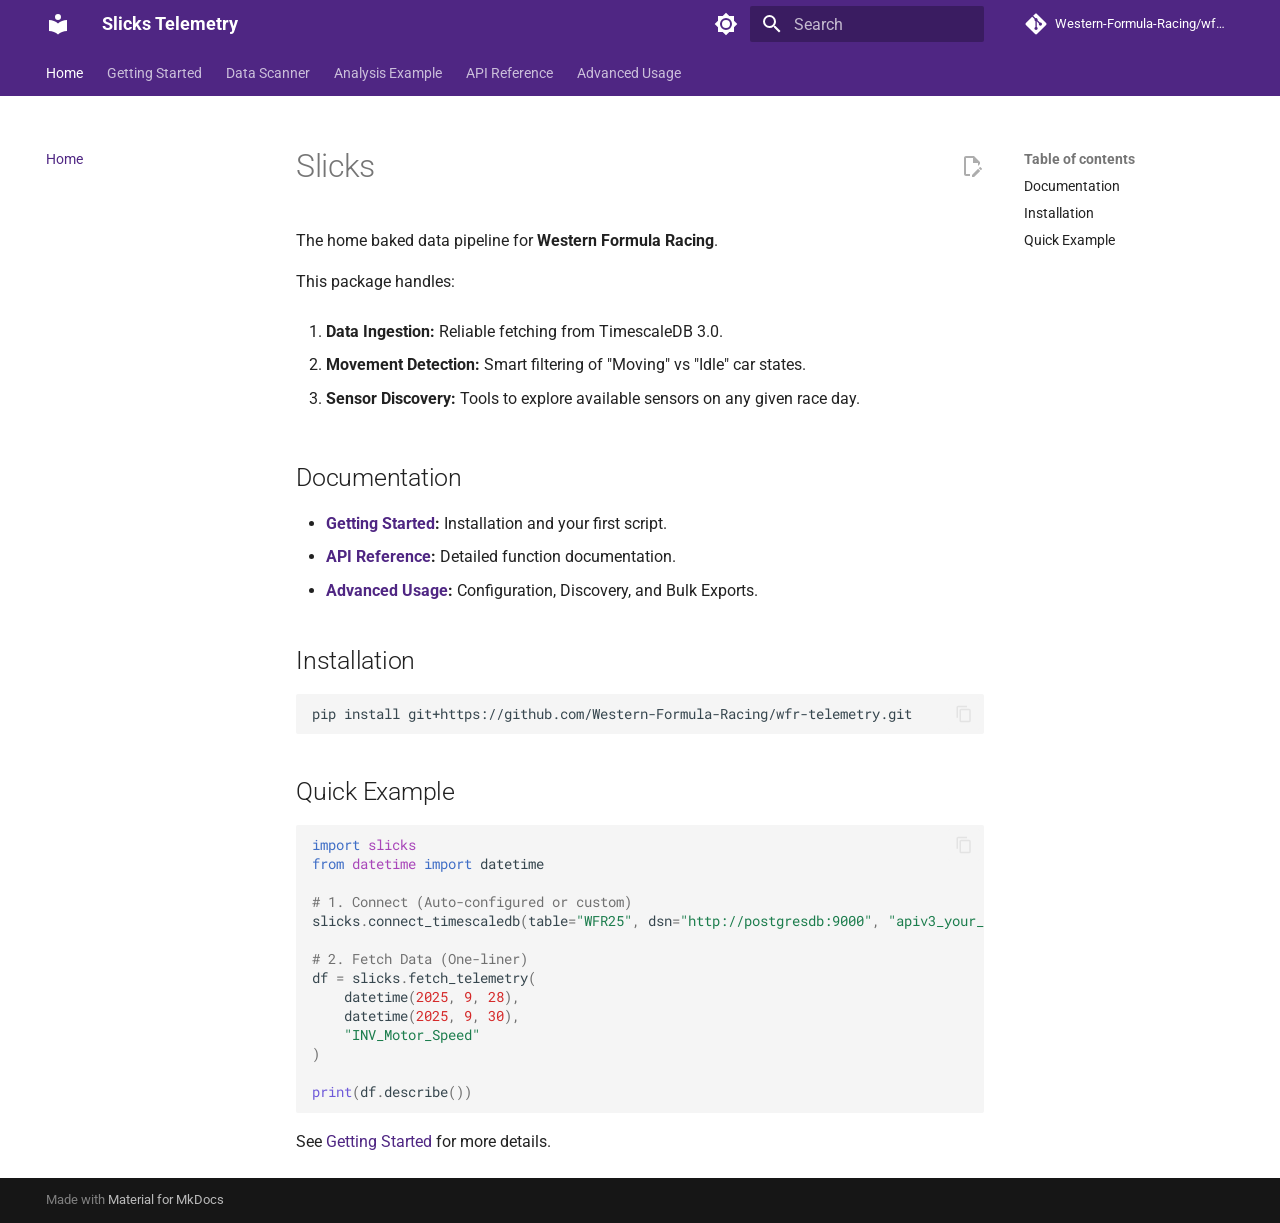
<file: index.html>
<!doctype html>
<html lang="en" class="no-js">
  <head>
    
      <meta charset="utf-8">
      <meta name="viewport" content="width=device-width,initial-scale=1">
      
      
      
        <link rel="canonical" href="https://western-formula-racing.github.io/wfr-telemetry/">
      
      
      
        <link rel="next" href="getting_started/">
      
      
        
      
      
      <link rel="icon" href="assets/images/favicon.png">
      <meta name="generator" content="mkdocs-1.6.1, mkdocs-material-9.7.6">
    
    
      
        <title>Slicks Telemetry</title>
      
    
    
      <link rel="stylesheet" href="assets/stylesheets/main.484c7ddc.min.css">
      
        
        <link rel="stylesheet" href="assets/stylesheets/palette.ab4e12ef.min.css">
      
      


    
    
      
    
    
      
        
        
        <link rel="preconnect" href="https://fonts.gstatic.com" crossorigin>
        <link rel="stylesheet" href="https://fonts.googleapis.com/css?family=Roboto:300,300i,400,400i,700,700i%7CRoboto+Mono:400,400i,700,700i&display=fallback">
        <style>:root{--md-text-font:"Roboto";--md-code-font:"Roboto Mono"}</style>
      
    
    
      <link rel="stylesheet" href="stylesheets/extra.css">
    
    <script>__md_scope=new URL(".",location),__md_hash=e=>[...e].reduce(((e,_)=>(e<<5)-e+_.charCodeAt(0)),0),__md_get=(e,_=localStorage,t=__md_scope)=>JSON.parse(_.getItem(t.pathname+"."+e)),__md_set=(e,_,t=localStorage,a=__md_scope)=>{try{t.setItem(a.pathname+"."+e,JSON.stringify(_))}catch(e){}}</script>
    
      

    
    
  </head>
  
  
    
    
      
    
    
    
    
    <body dir="ltr" data-md-color-scheme="default" data-md-color-primary="custom" data-md-color-accent="custom">
  
    
    <input class="md-toggle" data-md-toggle="drawer" type="checkbox" id="__drawer" autocomplete="off">
    <input class="md-toggle" data-md-toggle="search" type="checkbox" id="__search" autocomplete="off">
    <label class="md-overlay" for="__drawer"></label>
    <div data-md-component="skip">
      
        
        <a href="#slicks" class="md-skip">
          Skip to content
        </a>
      
    </div>
    <div data-md-component="announce">
      
    </div>
    
    
      

<header class="md-header" data-md-component="header">
  <nav class="md-header__inner md-grid" aria-label="Header">
    <a href="." title="Slicks Telemetry" class="md-header__button md-logo" aria-label="Slicks Telemetry" data-md-component="logo">
      
  
  <svg xmlns="http://www.w3.org/2000/svg" viewBox="0 0 24 24"><path d="M12 8a3 3 0 0 0 3-3 3 3 0 0 0-3-3 3 3 0 0 0-3 3 3 3 0 0 0 3 3m0 3.54C9.64 9.35 6.5 8 3 8v11c3.5 0 6.64 1.35 9 3.54 2.36-2.19 5.5-3.54 9-3.54V8c-3.5 0-6.64 1.35-9 3.54"/></svg>

    </a>
    <label class="md-header__button md-icon" for="__drawer">
      
      <svg xmlns="http://www.w3.org/2000/svg" viewBox="0 0 24 24"><path d="M3 6h18v2H3zm0 5h18v2H3zm0 5h18v2H3z"/></svg>
    </label>
    <div class="md-header__title" data-md-component="header-title">
      <div class="md-header__ellipsis">
        <div class="md-header__topic">
          <span class="md-ellipsis">
            Slicks Telemetry
          </span>
        </div>
        <div class="md-header__topic" data-md-component="header-topic">
          <span class="md-ellipsis">
            
              Home
            
          </span>
        </div>
      </div>
    </div>
    
      
        <form class="md-header__option" data-md-component="palette">
  
    
    
    
    <input class="md-option" data-md-color-media="" data-md-color-scheme="default" data-md-color-primary="custom" data-md-color-accent="custom"  aria-label="Switch to dark mode"  type="radio" name="__palette" id="__palette_0">
    
      <label class="md-header__button md-icon" title="Switch to dark mode" for="__palette_1" hidden>
        <svg xmlns="http://www.w3.org/2000/svg" viewBox="0 0 24 24"><path d="M12 8a4 4 0 0 0-4 4 4 4 0 0 0 4 4 4 4 0 0 0 4-4 4 4 0 0 0-4-4m0 10a6 6 0 0 1-6-6 6 6 0 0 1 6-6 6 6 0 0 1 6 6 6 6 0 0 1-6 6m8-9.31V4h-4.69L12 .69 8.69 4H4v4.69L.69 12 4 15.31V20h4.69L12 23.31 15.31 20H20v-4.69L23.31 12z"/></svg>
      </label>
    
  
    
    
    
    <input class="md-option" data-md-color-media="" data-md-color-scheme="slate" data-md-color-primary="custom" data-md-color-accent="custom"  aria-label="Switch to light mode"  type="radio" name="__palette" id="__palette_1">
    
      <label class="md-header__button md-icon" title="Switch to light mode" for="__palette_0" hidden>
        <svg xmlns="http://www.w3.org/2000/svg" viewBox="0 0 24 24"><path d="M12 18c-.89 0-1.74-.2-2.5-.55C11.56 16.5 13 14.42 13 12s-1.44-4.5-3.5-5.45C10.26 6.2 11.11 6 12 6a6 6 0 0 1 6 6 6 6 0 0 1-6 6m8-9.31V4h-4.69L12 .69 8.69 4H4v4.69L.69 12 4 15.31V20h4.69L12 23.31 15.31 20H20v-4.69L23.31 12z"/></svg>
      </label>
    
  
</form>
      
    
    
      <script>var palette=__md_get("__palette");if(palette&&palette.color){if("(prefers-color-scheme)"===palette.color.media){var media=matchMedia("(prefers-color-scheme: light)"),input=document.querySelector(media.matches?"[data-md-color-media='(prefers-color-scheme: light)']":"[data-md-color-media='(prefers-color-scheme: dark)']");palette.color.media=input.getAttribute("data-md-color-media"),palette.color.scheme=input.getAttribute("data-md-color-scheme"),palette.color.primary=input.getAttribute("data-md-color-primary"),palette.color.accent=input.getAttribute("data-md-color-accent")}for(var[key,value]of Object.entries(palette.color))document.body.setAttribute("data-md-color-"+key,value)}</script>
    
    
    
      
      
        <label class="md-header__button md-icon" for="__search">
          
          <svg xmlns="http://www.w3.org/2000/svg" viewBox="0 0 24 24"><path d="M9.5 3A6.5 6.5 0 0 1 16 9.5c0 1.61-.59 3.09-1.56 4.23l.27.27h.79l5 5-1.5 1.5-5-5v-.79l-.27-.27A6.52 6.52 0 0 1 9.5 16 6.5 6.5 0 0 1 3 9.5 6.5 6.5 0 0 1 9.5 3m0 2C7 5 5 7 5 9.5S7 14 9.5 14 14 12 14 9.5 12 5 9.5 5"/></svg>
        </label>
        <div class="md-search" data-md-component="search" role="dialog">
  <label class="md-search__overlay" for="__search"></label>
  <div class="md-search__inner" role="search">
    <form class="md-search__form" name="search">
      <input type="text" class="md-search__input" name="query" aria-label="Search" placeholder="Search" autocapitalize="off" autocorrect="off" autocomplete="off" spellcheck="false" data-md-component="search-query" required>
      <label class="md-search__icon md-icon" for="__search">
        
        <svg xmlns="http://www.w3.org/2000/svg" viewBox="0 0 24 24"><path d="M9.5 3A6.5 6.5 0 0 1 16 9.5c0 1.61-.59 3.09-1.56 4.23l.27.27h.79l5 5-1.5 1.5-5-5v-.79l-.27-.27A6.52 6.52 0 0 1 9.5 16 6.5 6.5 0 0 1 3 9.5 6.5 6.5 0 0 1 9.5 3m0 2C7 5 5 7 5 9.5S7 14 9.5 14 14 12 14 9.5 12 5 9.5 5"/></svg>
        
        <svg xmlns="http://www.w3.org/2000/svg" viewBox="0 0 24 24"><path d="M20 11v2H8l5.5 5.5-1.42 1.42L4.16 12l7.92-7.92L13.5 5.5 8 11z"/></svg>
      </label>
      <nav class="md-search__options" aria-label="Search">
        
        <button type="reset" class="md-search__icon md-icon" title="Clear" aria-label="Clear" tabindex="-1">
          
          <svg xmlns="http://www.w3.org/2000/svg" viewBox="0 0 24 24"><path d="M19 6.41 17.59 5 12 10.59 6.41 5 5 6.41 10.59 12 5 17.59 6.41 19 12 13.41 17.59 19 19 17.59 13.41 12z"/></svg>
        </button>
      </nav>
      
    </form>
    <div class="md-search__output">
      <div class="md-search__scrollwrap" tabindex="0" data-md-scrollfix>
        <div class="md-search-result" data-md-component="search-result">
          <div class="md-search-result__meta">
            Initializing search
          </div>
          <ol class="md-search-result__list" role="presentation"></ol>
        </div>
      </div>
    </div>
  </div>
</div>
      
    
    
      <div class="md-header__source">
        <a href="https://github.com/Western-Formula-Racing/wfr-telemetry" title="Go to repository" class="md-source" data-md-component="source">
  <div class="md-source__icon md-icon">
    
    <svg xmlns="http://www.w3.org/2000/svg" viewBox="0 0 448 512"><!--! Font Awesome Free 7.1.0 by @fontawesome - https://fontawesome.com License - https://fontawesome.com/license/free (Icons: CC BY 4.0, Fonts: SIL OFL 1.1, Code: MIT License) Copyright 2025 Fonticons, Inc.--><path d="M439.6 236.1 244 40.5c-5.4-5.5-12.8-8.5-20.4-8.5s-15 3-20.4 8.4L162.5 81l51.5 51.5c27.1-9.1 52.7 16.8 43.4 43.7l49.7 49.7c34.2-11.8 61.2 31 35.5 56.7-26.5 26.5-70.2-2.9-56-37.3L240.3 199v121.9c25.3 12.5 22.3 41.8 9.1 55-6.4 6.4-15.2 10.1-24.3 10.1s-17.8-3.6-24.3-10.1c-17.6-17.6-11.1-46.9 11.2-56v-123c-20.8-8.5-24.6-30.7-18.6-45L142.6 101 8.5 235.1C3 240.6 0 247.9 0 255.5s3 15 8.5 20.4l195.6 195.7c5.4 5.4 12.7 8.4 20.4 8.4s15-3 20.4-8.4l194.7-194.7c5.4-5.4 8.4-12.8 8.4-20.4s-3-15-8.4-20.4"/></svg>
  </div>
  <div class="md-source__repository">
    Western-Formula-Racing/wfr-telemetry
  </div>
</a>
      </div>
    
  </nav>
  
</header>
    
    <div class="md-container" data-md-component="container">
      
      
        
          
            
<nav class="md-tabs" aria-label="Tabs" data-md-component="tabs">
  <div class="md-grid">
    <ul class="md-tabs__list">
      
        
  
  
  
    
  
  
    <li class="md-tabs__item md-tabs__item--active">
      <a href="." class="md-tabs__link">
        
  
  
    
  
  Home

      </a>
    </li>
  

      
        
  
  
  
  
    <li class="md-tabs__item">
      <a href="getting_started/" class="md-tabs__link">
        
  
  
    
  
  Getting Started

      </a>
    </li>
  

      
        
  
  
  
  
    <li class="md-tabs__item">
      <a href="scanner/" class="md-tabs__link">
        
  
  
    
  
  Data Scanner

      </a>
    </li>
  

      
        
  
  
  
  
    <li class="md-tabs__item">
      <a href="example_analysis/" class="md-tabs__link">
        
  
  
    
  
  Analysis Example

      </a>
    </li>
  

      
        
  
  
  
  
    <li class="md-tabs__item">
      <a href="api_reference/" class="md-tabs__link">
        
  
  
    
  
  API Reference

      </a>
    </li>
  

      
        
  
  
  
  
    <li class="md-tabs__item">
      <a href="advanced_usage/" class="md-tabs__link">
        
  
  
    
  
  Advanced Usage

      </a>
    </li>
  

      
    </ul>
  </div>
</nav>
          
        
      
      <main class="md-main" data-md-component="main">
        <div class="md-main__inner md-grid">
          
            
              
              <div class="md-sidebar md-sidebar--primary" data-md-component="sidebar" data-md-type="navigation" >
                <div class="md-sidebar__scrollwrap">
                  <div class="md-sidebar__inner">
                    


  


<nav class="md-nav md-nav--primary md-nav--lifted" aria-label="Navigation" data-md-level="0">
  <label class="md-nav__title" for="__drawer">
    <a href="." title="Slicks Telemetry" class="md-nav__button md-logo" aria-label="Slicks Telemetry" data-md-component="logo">
      
  
  <svg xmlns="http://www.w3.org/2000/svg" viewBox="0 0 24 24"><path d="M12 8a3 3 0 0 0 3-3 3 3 0 0 0-3-3 3 3 0 0 0-3 3 3 3 0 0 0 3 3m0 3.54C9.64 9.35 6.5 8 3 8v11c3.5 0 6.64 1.35 9 3.54 2.36-2.19 5.5-3.54 9-3.54V8c-3.5 0-6.64 1.35-9 3.54"/></svg>

    </a>
    Slicks Telemetry
  </label>
  
    <div class="md-nav__source">
      <a href="https://github.com/Western-Formula-Racing/wfr-telemetry" title="Go to repository" class="md-source" data-md-component="source">
  <div class="md-source__icon md-icon">
    
    <svg xmlns="http://www.w3.org/2000/svg" viewBox="0 0 448 512"><!--! Font Awesome Free 7.1.0 by @fontawesome - https://fontawesome.com License - https://fontawesome.com/license/free (Icons: CC BY 4.0, Fonts: SIL OFL 1.1, Code: MIT License) Copyright 2025 Fonticons, Inc.--><path d="M439.6 236.1 244 40.5c-5.4-5.5-12.8-8.5-20.4-8.5s-15 3-20.4 8.4L162.5 81l51.5 51.5c27.1-9.1 52.7 16.8 43.4 43.7l49.7 49.7c34.2-11.8 61.2 31 35.5 56.7-26.5 26.5-70.2-2.9-56-37.3L240.3 199v121.9c25.3 12.5 22.3 41.8 9.1 55-6.4 6.4-15.2 10.1-24.3 10.1s-17.8-3.6-24.3-10.1c-17.6-17.6-11.1-46.9 11.2-56v-123c-20.8-8.5-24.6-30.7-18.6-45L142.6 101 8.5 235.1C3 240.6 0 247.9 0 255.5s3 15 8.5 20.4l195.6 195.7c5.4 5.4 12.7 8.4 20.4 8.4s15-3 20.4-8.4l194.7-194.7c5.4-5.4 8.4-12.8 8.4-20.4s-3-15-8.4-20.4"/></svg>
  </div>
  <div class="md-source__repository">
    Western-Formula-Racing/wfr-telemetry
  </div>
</a>
    </div>
  
  <ul class="md-nav__list" data-md-scrollfix>
    
      
      
  
  
    
  
  
  
    <li class="md-nav__item md-nav__item--active">
      
      <input class="md-nav__toggle md-toggle" type="checkbox" id="__toc">
      
      
        
      
      
        <label class="md-nav__link md-nav__link--active" for="__toc">
          
  
  
  <span class="md-ellipsis">
    
  
    Home
  

    
  </span>
  
  

          <span class="md-nav__icon md-icon"></span>
        </label>
      
      <a href="." class="md-nav__link md-nav__link--active">
        
  
  
  <span class="md-ellipsis">
    
  
    Home
  

    
  </span>
  
  

      </a>
      
        

<nav class="md-nav md-nav--secondary" aria-label="Table of contents">
  
  
  
    
  
  
    <label class="md-nav__title" for="__toc">
      <span class="md-nav__icon md-icon"></span>
      Table of contents
    </label>
    <ul class="md-nav__list" data-md-component="toc" data-md-scrollfix>
      
        <li class="md-nav__item">
  <a href="#documentation" class="md-nav__link">
    <span class="md-ellipsis">
      
        Documentation
      
    </span>
  </a>
  
</li>
      
        <li class="md-nav__item">
  <a href="#installation" class="md-nav__link">
    <span class="md-ellipsis">
      
        Installation
      
    </span>
  </a>
  
</li>
      
        <li class="md-nav__item">
  <a href="#quick-example" class="md-nav__link">
    <span class="md-ellipsis">
      
        Quick Example
      
    </span>
  </a>
  
</li>
      
    </ul>
  
</nav>
      
    </li>
  

    
      
      
  
  
  
  
    <li class="md-nav__item">
      <a href="getting_started/" class="md-nav__link">
        
  
  
  <span class="md-ellipsis">
    
  
    Getting Started
  

    
  </span>
  
  

      </a>
    </li>
  

    
      
      
  
  
  
  
    <li class="md-nav__item">
      <a href="scanner/" class="md-nav__link">
        
  
  
  <span class="md-ellipsis">
    
  
    Data Scanner
  

    
  </span>
  
  

      </a>
    </li>
  

    
      
      
  
  
  
  
    <li class="md-nav__item">
      <a href="example_analysis/" class="md-nav__link">
        
  
  
  <span class="md-ellipsis">
    
  
    Analysis Example
  

    
  </span>
  
  

      </a>
    </li>
  

    
      
      
  
  
  
  
    <li class="md-nav__item">
      <a href="api_reference/" class="md-nav__link">
        
  
  
  <span class="md-ellipsis">
    
  
    API Reference
  

    
  </span>
  
  

      </a>
    </li>
  

    
      
      
  
  
  
  
    <li class="md-nav__item">
      <a href="advanced_usage/" class="md-nav__link">
        
  
  
  <span class="md-ellipsis">
    
  
    Advanced Usage
  

    
  </span>
  
  

      </a>
    </li>
  

    
  </ul>
</nav>
                  </div>
                </div>
              </div>
            
            
              
              <div class="md-sidebar md-sidebar--secondary" data-md-component="sidebar" data-md-type="toc" >
                <div class="md-sidebar__scrollwrap">
                  <div class="md-sidebar__inner">
                    

<nav class="md-nav md-nav--secondary" aria-label="Table of contents">
  
  
  
    
  
  
    <label class="md-nav__title" for="__toc">
      <span class="md-nav__icon md-icon"></span>
      Table of contents
    </label>
    <ul class="md-nav__list" data-md-component="toc" data-md-scrollfix>
      
        <li class="md-nav__item">
  <a href="#documentation" class="md-nav__link">
    <span class="md-ellipsis">
      
        Documentation
      
    </span>
  </a>
  
</li>
      
        <li class="md-nav__item">
  <a href="#installation" class="md-nav__link">
    <span class="md-ellipsis">
      
        Installation
      
    </span>
  </a>
  
</li>
      
        <li class="md-nav__item">
  <a href="#quick-example" class="md-nav__link">
    <span class="md-ellipsis">
      
        Quick Example
      
    </span>
  </a>
  
</li>
      
    </ul>
  
</nav>
                  </div>
                </div>
              </div>
            
          
          
            <div class="md-content" data-md-component="content">
              
              <article class="md-content__inner md-typeset">
                
                  


  
    <a href="https://github.com/Western-Formula-Racing/wfr-telemetry/edit/master/docs/index.md" title="Edit this page" class="md-content__button md-icon" rel="edit">
      
      <svg xmlns="http://www.w3.org/2000/svg" viewBox="0 0 24 24"><path d="M10 20H6V4h7v5h5v3.1l2-2V8l-6-6H6c-1.1 0-2 .9-2 2v16c0 1.1.9 2 2 2h4zm10.2-7c.1 0 .3.1.4.2l1.3 1.3c.2.2.2.6 0 .8l-1 1-2.1-2.1 1-1c.1-.1.2-.2.4-.2m0 3.9L14.1 23H12v-2.1l6.1-6.1z"/></svg>
    </a>
  
  


<h1 id="slicks">Slicks</h1>
<p>The home baked data pipeline for <strong>Western Formula Racing</strong>.</p>
<p>This package handles:</p>
<ol>
<li>
<p><strong>Data Ingestion:</strong> Reliable fetching from TimescaleDB 3.0.</p>
</li>
<li>
<p><strong>Movement Detection:</strong> Smart filtering of "Moving" vs "Idle" car states.</p>
</li>
<li>
<p><strong>Sensor Discovery:</strong> Tools to explore available sensors on any given race day.</p>
</li>
</ol>
<h2 id="documentation">Documentation</h2>
<ul>
<li><strong><a href="docs/getting_started.md">Getting Started</a>:</strong> Installation and your first script.</li>
<li><strong><a href="docs/api_reference.md">API Reference</a>:</strong> Detailed function documentation.</li>
<li><strong><a href="docs/advanced_usage.md">Advanced Usage</a>:</strong> Configuration, Discovery, and Bulk Exports.</li>
</ul>
<h2 id="installation">Installation</h2>
<div class="language-bash highlight"><pre><span></span><code><span id="__span-0-1"><a id="__codelineno-0-1" name="__codelineno-0-1" href="#__codelineno-0-1"></a>pip<span class="w"> </span>install<span class="w"> </span>git+https://github.com/Western-Formula-Racing/wfr-telemetry.git
</span></code></pre></div>
<h2 id="quick-example">Quick Example</h2>
<div class="language-python highlight"><pre><span></span><code><span id="__span-1-1"><a id="__codelineno-1-1" name="__codelineno-1-1" href="#__codelineno-1-1"></a><span class="kn">import</span><span class="w"> </span><span class="nn">slicks</span>
</span><span id="__span-1-2"><a id="__codelineno-1-2" name="__codelineno-1-2" href="#__codelineno-1-2"></a><span class="kn">from</span><span class="w"> </span><span class="nn">datetime</span><span class="w"> </span><span class="kn">import</span> <span class="n">datetime</span>
</span><span id="__span-1-3"><a id="__codelineno-1-3" name="__codelineno-1-3" href="#__codelineno-1-3"></a>
</span><span id="__span-1-4"><a id="__codelineno-1-4" name="__codelineno-1-4" href="#__codelineno-1-4"></a><span class="c1"># 1. Connect (Auto-configured or custom)</span>
</span><span id="__span-1-5"><a id="__codelineno-1-5" name="__codelineno-1-5" href="#__codelineno-1-5"></a><span class="n">slicks</span><span class="o">.</span><span class="n">connect_timescaledb</span><span class="p">(</span><span class="n">table</span><span class="o">=</span><span class="s2">&quot;WFR25&quot;</span><span class="p">,</span> <span class="n">dsn</span><span class="o">=</span><span class="s2">&quot;http://postgresdb:9000&quot;</span><span class="p">,</span> <span class="s2">&quot;apiv3_your_token&quot;</span><span class="p">)</span>
</span><span id="__span-1-6"><a id="__codelineno-1-6" name="__codelineno-1-6" href="#__codelineno-1-6"></a>
</span><span id="__span-1-7"><a id="__codelineno-1-7" name="__codelineno-1-7" href="#__codelineno-1-7"></a><span class="c1"># 2. Fetch Data (One-liner)</span>
</span><span id="__span-1-8"><a id="__codelineno-1-8" name="__codelineno-1-8" href="#__codelineno-1-8"></a><span class="n">df</span> <span class="o">=</span> <span class="n">slicks</span><span class="o">.</span><span class="n">fetch_telemetry</span><span class="p">(</span>
</span><span id="__span-1-9"><a id="__codelineno-1-9" name="__codelineno-1-9" href="#__codelineno-1-9"></a>    <span class="n">datetime</span><span class="p">(</span><span class="mi">2025</span><span class="p">,</span> <span class="mi">9</span><span class="p">,</span> <span class="mi">28</span><span class="p">),</span> 
</span><span id="__span-1-10"><a id="__codelineno-1-10" name="__codelineno-1-10" href="#__codelineno-1-10"></a>    <span class="n">datetime</span><span class="p">(</span><span class="mi">2025</span><span class="p">,</span> <span class="mi">9</span><span class="p">,</span> <span class="mi">30</span><span class="p">),</span> 
</span><span id="__span-1-11"><a id="__codelineno-1-11" name="__codelineno-1-11" href="#__codelineno-1-11"></a>    <span class="s2">&quot;INV_Motor_Speed&quot;</span>
</span><span id="__span-1-12"><a id="__codelineno-1-12" name="__codelineno-1-12" href="#__codelineno-1-12"></a><span class="p">)</span>
</span><span id="__span-1-13"><a id="__codelineno-1-13" name="__codelineno-1-13" href="#__codelineno-1-13"></a>
</span><span id="__span-1-14"><a id="__codelineno-1-14" name="__codelineno-1-14" href="#__codelineno-1-14"></a><span class="nb">print</span><span class="p">(</span><span class="n">df</span><span class="o">.</span><span class="n">describe</span><span class="p">())</span>
</span></code></pre></div>
<p>See <a href="docs/getting_started.md">Getting Started</a> for more details.</p>












                
              </article>
            </div>
          
          
<script>var target=document.getElementById(location.hash.slice(1));target&&target.name&&(target.checked=target.name.startsWith("__tabbed_"))</script>
        </div>
        
      </main>
      
        <footer class="md-footer">
  
  <div class="md-footer-meta md-typeset">
    <div class="md-footer-meta__inner md-grid">
      <div class="md-copyright">
  
  
    Made with
    <a href="https://squidfunk.github.io/mkdocs-material/" target="_blank" rel="noopener">
      Material for MkDocs
    </a>
  
</div>
      
    </div>
  </div>
</footer>
      
    </div>
    <div class="md-dialog" data-md-component="dialog">
      <div class="md-dialog__inner md-typeset"></div>
    </div>
    
    
    
      
      
      <script id="__config" type="application/json">{"annotate": null, "base": ".", "features": ["navigation.tabs", "navigation.sections", "content.code.copy", "content.action.edit"], "search": "assets/javascripts/workers/search.2c215733.min.js", "tags": null, "translations": {"clipboard.copied": "Copied to clipboard", "clipboard.copy": "Copy to clipboard", "search.result.more.one": "1 more on this page", "search.result.more.other": "# more on this page", "search.result.none": "No matching documents", "search.result.one": "1 matching document", "search.result.other": "# matching documents", "search.result.placeholder": "Type to start searching", "search.result.term.missing": "Missing", "select.version": "Select version"}, "version": null}</script>
    
    
      <script src="assets/javascripts/bundle.79ae519e.min.js"></script>
      
    
  </body>
</html>
</file>
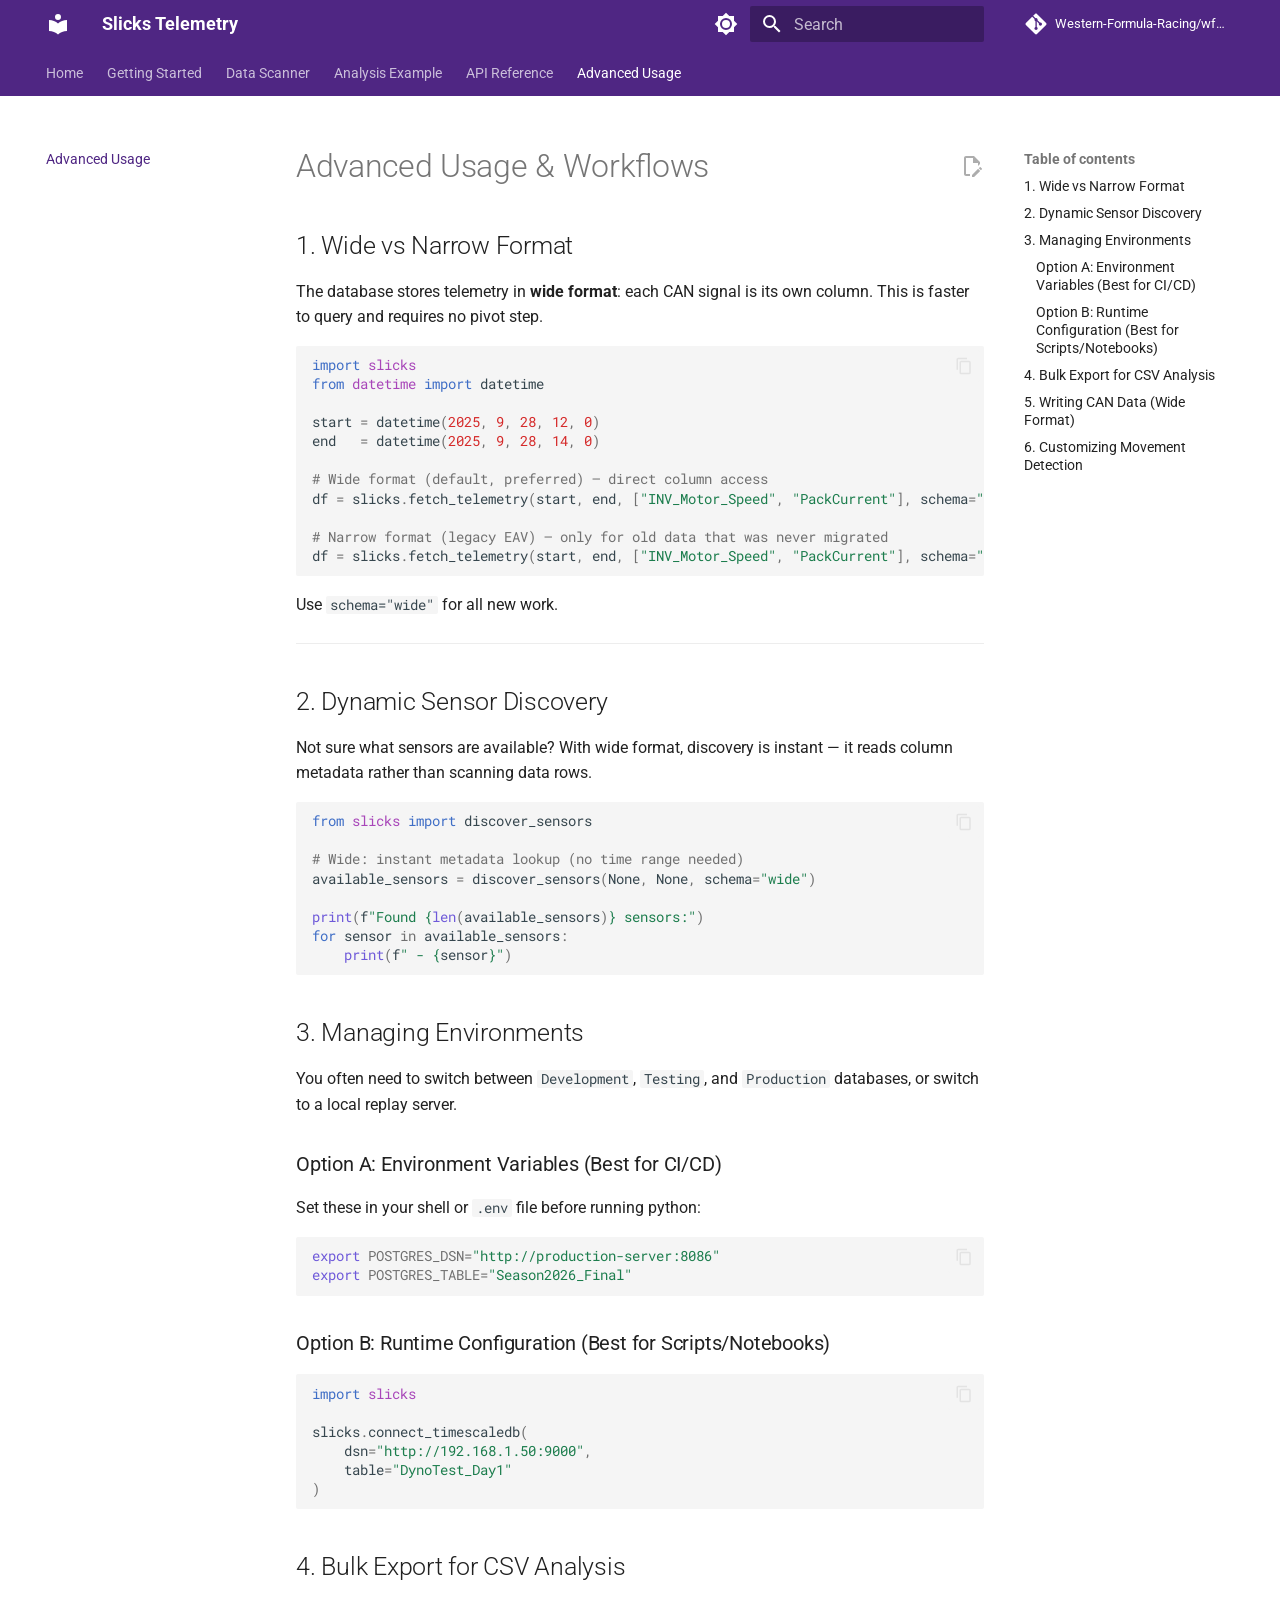
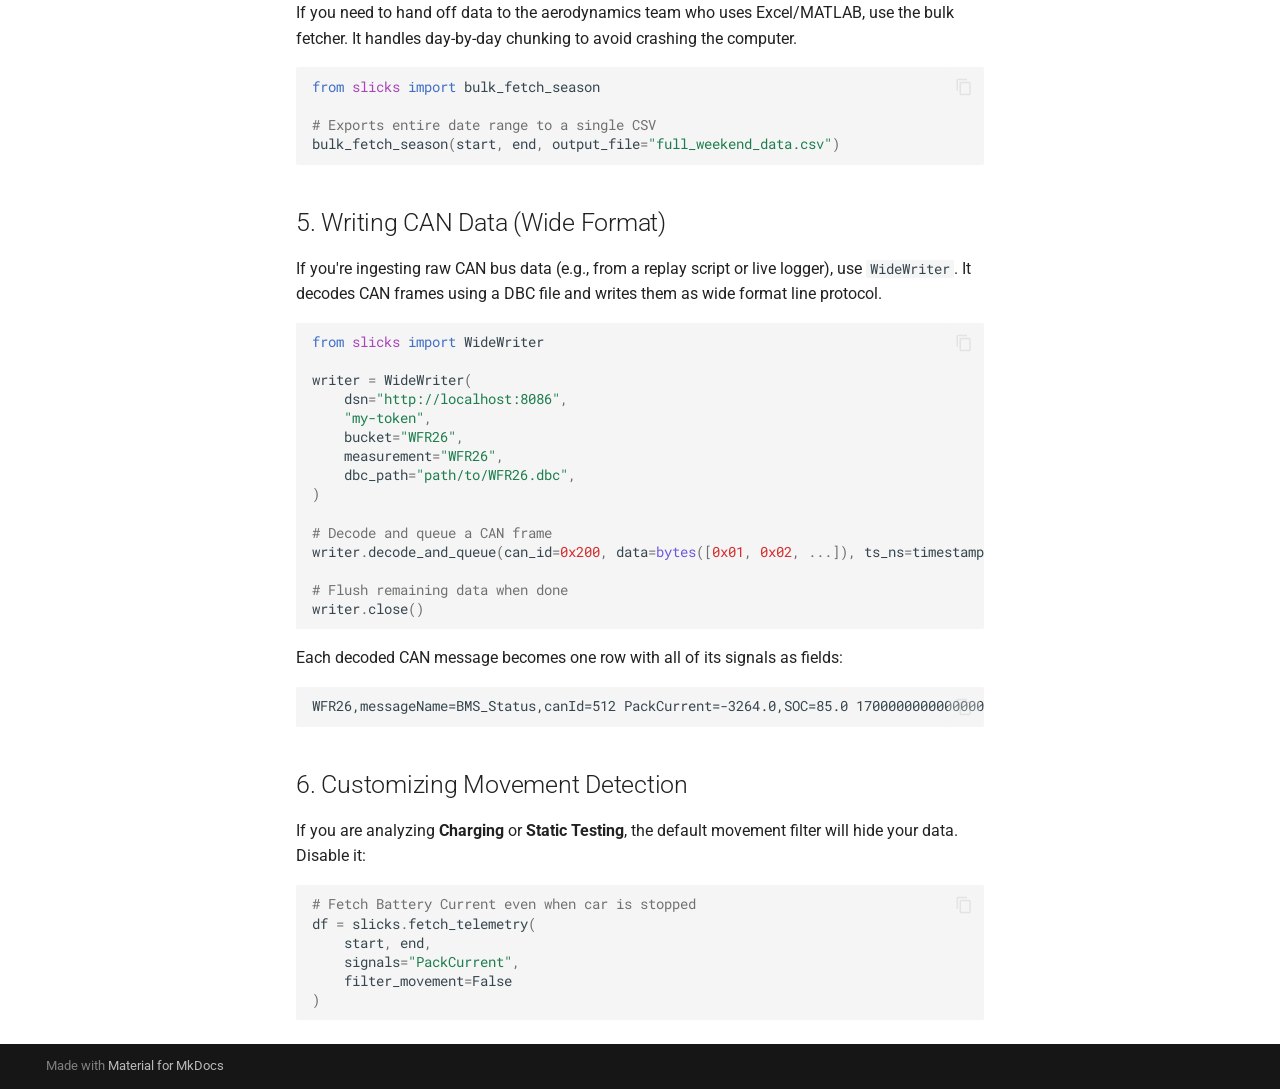
<file: advanced_usage/index.html>
<!doctype html>
<html lang="en" class="no-js">
  <head>
    
      <meta charset="utf-8">
      <meta name="viewport" content="width=device-width,initial-scale=1">
      
      
      
        <link rel="canonical" href="https://western-formula-racing.github.io/wfr-telemetry/advanced_usage/">
      
      
        <link rel="prev" href="../api_reference/">
      
      
      
        
      
      
      <link rel="icon" href="../assets/images/favicon.png">
      <meta name="generator" content="mkdocs-1.6.1, mkdocs-material-9.7.6">
    
    
      
        <title>Advanced Usage - Slicks Telemetry</title>
      
    
    
      <link rel="stylesheet" href="../assets/stylesheets/main.484c7ddc.min.css">
      
        
        <link rel="stylesheet" href="../assets/stylesheets/palette.ab4e12ef.min.css">
      
      


    
    
      
    
    
      
        
        
        <link rel="preconnect" href="https://fonts.gstatic.com" crossorigin>
        <link rel="stylesheet" href="https://fonts.googleapis.com/css?family=Roboto:300,300i,400,400i,700,700i%7CRoboto+Mono:400,400i,700,700i&display=fallback">
        <style>:root{--md-text-font:"Roboto";--md-code-font:"Roboto Mono"}</style>
      
    
    
      <link rel="stylesheet" href="../stylesheets/extra.css">
    
    <script>__md_scope=new URL("..",location),__md_hash=e=>[...e].reduce(((e,_)=>(e<<5)-e+_.charCodeAt(0)),0),__md_get=(e,_=localStorage,t=__md_scope)=>JSON.parse(_.getItem(t.pathname+"."+e)),__md_set=(e,_,t=localStorage,a=__md_scope)=>{try{t.setItem(a.pathname+"."+e,JSON.stringify(_))}catch(e){}}</script>
    
      

    
    
  </head>
  
  
    
    
      
    
    
    
    
    <body dir="ltr" data-md-color-scheme="default" data-md-color-primary="custom" data-md-color-accent="custom">
  
    
    <input class="md-toggle" data-md-toggle="drawer" type="checkbox" id="__drawer" autocomplete="off">
    <input class="md-toggle" data-md-toggle="search" type="checkbox" id="__search" autocomplete="off">
    <label class="md-overlay" for="__drawer"></label>
    <div data-md-component="skip">
      
        
        <a href="#advanced-usage-workflows" class="md-skip">
          Skip to content
        </a>
      
    </div>
    <div data-md-component="announce">
      
    </div>
    
    
      

<header class="md-header" data-md-component="header">
  <nav class="md-header__inner md-grid" aria-label="Header">
    <a href=".." title="Slicks Telemetry" class="md-header__button md-logo" aria-label="Slicks Telemetry" data-md-component="logo">
      
  
  <svg xmlns="http://www.w3.org/2000/svg" viewBox="0 0 24 24"><path d="M12 8a3 3 0 0 0 3-3 3 3 0 0 0-3-3 3 3 0 0 0-3 3 3 3 0 0 0 3 3m0 3.54C9.64 9.35 6.5 8 3 8v11c3.5 0 6.64 1.35 9 3.54 2.36-2.19 5.5-3.54 9-3.54V8c-3.5 0-6.64 1.35-9 3.54"/></svg>

    </a>
    <label class="md-header__button md-icon" for="__drawer">
      
      <svg xmlns="http://www.w3.org/2000/svg" viewBox="0 0 24 24"><path d="M3 6h18v2H3zm0 5h18v2H3zm0 5h18v2H3z"/></svg>
    </label>
    <div class="md-header__title" data-md-component="header-title">
      <div class="md-header__ellipsis">
        <div class="md-header__topic">
          <span class="md-ellipsis">
            Slicks Telemetry
          </span>
        </div>
        <div class="md-header__topic" data-md-component="header-topic">
          <span class="md-ellipsis">
            
              Advanced Usage
            
          </span>
        </div>
      </div>
    </div>
    
      
        <form class="md-header__option" data-md-component="palette">
  
    
    
    
    <input class="md-option" data-md-color-media="" data-md-color-scheme="default" data-md-color-primary="custom" data-md-color-accent="custom"  aria-label="Switch to dark mode"  type="radio" name="__palette" id="__palette_0">
    
      <label class="md-header__button md-icon" title="Switch to dark mode" for="__palette_1" hidden>
        <svg xmlns="http://www.w3.org/2000/svg" viewBox="0 0 24 24"><path d="M12 8a4 4 0 0 0-4 4 4 4 0 0 0 4 4 4 4 0 0 0 4-4 4 4 0 0 0-4-4m0 10a6 6 0 0 1-6-6 6 6 0 0 1 6-6 6 6 0 0 1 6 6 6 6 0 0 1-6 6m8-9.31V4h-4.69L12 .69 8.69 4H4v4.69L.69 12 4 15.31V20h4.69L12 23.31 15.31 20H20v-4.69L23.31 12z"/></svg>
      </label>
    
  
    
    
    
    <input class="md-option" data-md-color-media="" data-md-color-scheme="slate" data-md-color-primary="custom" data-md-color-accent="custom"  aria-label="Switch to light mode"  type="radio" name="__palette" id="__palette_1">
    
      <label class="md-header__button md-icon" title="Switch to light mode" for="__palette_0" hidden>
        <svg xmlns="http://www.w3.org/2000/svg" viewBox="0 0 24 24"><path d="M12 18c-.89 0-1.74-.2-2.5-.55C11.56 16.5 13 14.42 13 12s-1.44-4.5-3.5-5.45C10.26 6.2 11.11 6 12 6a6 6 0 0 1 6 6 6 6 0 0 1-6 6m8-9.31V4h-4.69L12 .69 8.69 4H4v4.69L.69 12 4 15.31V20h4.69L12 23.31 15.31 20H20v-4.69L23.31 12z"/></svg>
      </label>
    
  
</form>
      
    
    
      <script>var palette=__md_get("__palette");if(palette&&palette.color){if("(prefers-color-scheme)"===palette.color.media){var media=matchMedia("(prefers-color-scheme: light)"),input=document.querySelector(media.matches?"[data-md-color-media='(prefers-color-scheme: light)']":"[data-md-color-media='(prefers-color-scheme: dark)']");palette.color.media=input.getAttribute("data-md-color-media"),palette.color.scheme=input.getAttribute("data-md-color-scheme"),palette.color.primary=input.getAttribute("data-md-color-primary"),palette.color.accent=input.getAttribute("data-md-color-accent")}for(var[key,value]of Object.entries(palette.color))document.body.setAttribute("data-md-color-"+key,value)}</script>
    
    
    
      
      
        <label class="md-header__button md-icon" for="__search">
          
          <svg xmlns="http://www.w3.org/2000/svg" viewBox="0 0 24 24"><path d="M9.5 3A6.5 6.5 0 0 1 16 9.5c0 1.61-.59 3.09-1.56 4.23l.27.27h.79l5 5-1.5 1.5-5-5v-.79l-.27-.27A6.52 6.52 0 0 1 9.5 16 6.5 6.5 0 0 1 3 9.5 6.5 6.5 0 0 1 9.5 3m0 2C7 5 5 7 5 9.5S7 14 9.5 14 14 12 14 9.5 12 5 9.5 5"/></svg>
        </label>
        <div class="md-search" data-md-component="search" role="dialog">
  <label class="md-search__overlay" for="__search"></label>
  <div class="md-search__inner" role="search">
    <form class="md-search__form" name="search">
      <input type="text" class="md-search__input" name="query" aria-label="Search" placeholder="Search" autocapitalize="off" autocorrect="off" autocomplete="off" spellcheck="false" data-md-component="search-query" required>
      <label class="md-search__icon md-icon" for="__search">
        
        <svg xmlns="http://www.w3.org/2000/svg" viewBox="0 0 24 24"><path d="M9.5 3A6.5 6.5 0 0 1 16 9.5c0 1.61-.59 3.09-1.56 4.23l.27.27h.79l5 5-1.5 1.5-5-5v-.79l-.27-.27A6.52 6.52 0 0 1 9.5 16 6.5 6.5 0 0 1 3 9.5 6.5 6.5 0 0 1 9.5 3m0 2C7 5 5 7 5 9.5S7 14 9.5 14 14 12 14 9.5 12 5 9.5 5"/></svg>
        
        <svg xmlns="http://www.w3.org/2000/svg" viewBox="0 0 24 24"><path d="M20 11v2H8l5.5 5.5-1.42 1.42L4.16 12l7.92-7.92L13.5 5.5 8 11z"/></svg>
      </label>
      <nav class="md-search__options" aria-label="Search">
        
        <button type="reset" class="md-search__icon md-icon" title="Clear" aria-label="Clear" tabindex="-1">
          
          <svg xmlns="http://www.w3.org/2000/svg" viewBox="0 0 24 24"><path d="M19 6.41 17.59 5 12 10.59 6.41 5 5 6.41 10.59 12 5 17.59 6.41 19 12 13.41 17.59 19 19 17.59 13.41 12z"/></svg>
        </button>
      </nav>
      
    </form>
    <div class="md-search__output">
      <div class="md-search__scrollwrap" tabindex="0" data-md-scrollfix>
        <div class="md-search-result" data-md-component="search-result">
          <div class="md-search-result__meta">
            Initializing search
          </div>
          <ol class="md-search-result__list" role="presentation"></ol>
        </div>
      </div>
    </div>
  </div>
</div>
      
    
    
      <div class="md-header__source">
        <a href="https://github.com/Western-Formula-Racing/wfr-telemetry" title="Go to repository" class="md-source" data-md-component="source">
  <div class="md-source__icon md-icon">
    
    <svg xmlns="http://www.w3.org/2000/svg" viewBox="0 0 448 512"><!--! Font Awesome Free 7.1.0 by @fontawesome - https://fontawesome.com License - https://fontawesome.com/license/free (Icons: CC BY 4.0, Fonts: SIL OFL 1.1, Code: MIT License) Copyright 2025 Fonticons, Inc.--><path d="M439.6 236.1 244 40.5c-5.4-5.5-12.8-8.5-20.4-8.5s-15 3-20.4 8.4L162.5 81l51.5 51.5c27.1-9.1 52.7 16.8 43.4 43.7l49.7 49.7c34.2-11.8 61.2 31 35.5 56.7-26.5 26.5-70.2-2.9-56-37.3L240.3 199v121.9c25.3 12.5 22.3 41.8 9.1 55-6.4 6.4-15.2 10.1-24.3 10.1s-17.8-3.6-24.3-10.1c-17.6-17.6-11.1-46.9 11.2-56v-123c-20.8-8.5-24.6-30.7-18.6-45L142.6 101 8.5 235.1C3 240.6 0 247.9 0 255.5s3 15 8.5 20.4l195.6 195.7c5.4 5.4 12.7 8.4 20.4 8.4s15-3 20.4-8.4l194.7-194.7c5.4-5.4 8.4-12.8 8.4-20.4s-3-15-8.4-20.4"/></svg>
  </div>
  <div class="md-source__repository">
    Western-Formula-Racing/wfr-telemetry
  </div>
</a>
      </div>
    
  </nav>
  
</header>
    
    <div class="md-container" data-md-component="container">
      
      
        
          
            
<nav class="md-tabs" aria-label="Tabs" data-md-component="tabs">
  <div class="md-grid">
    <ul class="md-tabs__list">
      
        
  
  
  
  
    <li class="md-tabs__item">
      <a href=".." class="md-tabs__link">
        
  
  
    
  
  Home

      </a>
    </li>
  

      
        
  
  
  
  
    <li class="md-tabs__item">
      <a href="../getting_started/" class="md-tabs__link">
        
  
  
    
  
  Getting Started

      </a>
    </li>
  

      
        
  
  
  
  
    <li class="md-tabs__item">
      <a href="../scanner/" class="md-tabs__link">
        
  
  
    
  
  Data Scanner

      </a>
    </li>
  

      
        
  
  
  
  
    <li class="md-tabs__item">
      <a href="../example_analysis/" class="md-tabs__link">
        
  
  
    
  
  Analysis Example

      </a>
    </li>
  

      
        
  
  
  
  
    <li class="md-tabs__item">
      <a href="../api_reference/" class="md-tabs__link">
        
  
  
    
  
  API Reference

      </a>
    </li>
  

      
        
  
  
  
    
  
  
    <li class="md-tabs__item md-tabs__item--active">
      <a href="./" class="md-tabs__link">
        
  
  
    
  
  Advanced Usage

      </a>
    </li>
  

      
    </ul>
  </div>
</nav>
          
        
      
      <main class="md-main" data-md-component="main">
        <div class="md-main__inner md-grid">
          
            
              
              <div class="md-sidebar md-sidebar--primary" data-md-component="sidebar" data-md-type="navigation" >
                <div class="md-sidebar__scrollwrap">
                  <div class="md-sidebar__inner">
                    


  


<nav class="md-nav md-nav--primary md-nav--lifted" aria-label="Navigation" data-md-level="0">
  <label class="md-nav__title" for="__drawer">
    <a href=".." title="Slicks Telemetry" class="md-nav__button md-logo" aria-label="Slicks Telemetry" data-md-component="logo">
      
  
  <svg xmlns="http://www.w3.org/2000/svg" viewBox="0 0 24 24"><path d="M12 8a3 3 0 0 0 3-3 3 3 0 0 0-3-3 3 3 0 0 0-3 3 3 3 0 0 0 3 3m0 3.54C9.64 9.35 6.5 8 3 8v11c3.5 0 6.64 1.35 9 3.54 2.36-2.19 5.5-3.54 9-3.54V8c-3.5 0-6.64 1.35-9 3.54"/></svg>

    </a>
    Slicks Telemetry
  </label>
  
    <div class="md-nav__source">
      <a href="https://github.com/Western-Formula-Racing/wfr-telemetry" title="Go to repository" class="md-source" data-md-component="source">
  <div class="md-source__icon md-icon">
    
    <svg xmlns="http://www.w3.org/2000/svg" viewBox="0 0 448 512"><!--! Font Awesome Free 7.1.0 by @fontawesome - https://fontawesome.com License - https://fontawesome.com/license/free (Icons: CC BY 4.0, Fonts: SIL OFL 1.1, Code: MIT License) Copyright 2025 Fonticons, Inc.--><path d="M439.6 236.1 244 40.5c-5.4-5.5-12.8-8.5-20.4-8.5s-15 3-20.4 8.4L162.5 81l51.5 51.5c27.1-9.1 52.7 16.8 43.4 43.7l49.7 49.7c34.2-11.8 61.2 31 35.5 56.7-26.5 26.5-70.2-2.9-56-37.3L240.3 199v121.9c25.3 12.5 22.3 41.8 9.1 55-6.4 6.4-15.2 10.1-24.3 10.1s-17.8-3.6-24.3-10.1c-17.6-17.6-11.1-46.9 11.2-56v-123c-20.8-8.5-24.6-30.7-18.6-45L142.6 101 8.5 235.1C3 240.6 0 247.9 0 255.5s3 15 8.5 20.4l195.6 195.7c5.4 5.4 12.7 8.4 20.4 8.4s15-3 20.4-8.4l194.7-194.7c5.4-5.4 8.4-12.8 8.4-20.4s-3-15-8.4-20.4"/></svg>
  </div>
  <div class="md-source__repository">
    Western-Formula-Racing/wfr-telemetry
  </div>
</a>
    </div>
  
  <ul class="md-nav__list" data-md-scrollfix>
    
      
      
  
  
  
  
    <li class="md-nav__item">
      <a href=".." class="md-nav__link">
        
  
  
  <span class="md-ellipsis">
    
  
    Home
  

    
  </span>
  
  

      </a>
    </li>
  

    
      
      
  
  
  
  
    <li class="md-nav__item">
      <a href="../getting_started/" class="md-nav__link">
        
  
  
  <span class="md-ellipsis">
    
  
    Getting Started
  

    
  </span>
  
  

      </a>
    </li>
  

    
      
      
  
  
  
  
    <li class="md-nav__item">
      <a href="../scanner/" class="md-nav__link">
        
  
  
  <span class="md-ellipsis">
    
  
    Data Scanner
  

    
  </span>
  
  

      </a>
    </li>
  

    
      
      
  
  
  
  
    <li class="md-nav__item">
      <a href="../example_analysis/" class="md-nav__link">
        
  
  
  <span class="md-ellipsis">
    
  
    Analysis Example
  

    
  </span>
  
  

      </a>
    </li>
  

    
      
      
  
  
  
  
    <li class="md-nav__item">
      <a href="../api_reference/" class="md-nav__link">
        
  
  
  <span class="md-ellipsis">
    
  
    API Reference
  

    
  </span>
  
  

      </a>
    </li>
  

    
      
      
  
  
    
  
  
  
    <li class="md-nav__item md-nav__item--active">
      
      <input class="md-nav__toggle md-toggle" type="checkbox" id="__toc">
      
      
        
      
      
        <label class="md-nav__link md-nav__link--active" for="__toc">
          
  
  
  <span class="md-ellipsis">
    
  
    Advanced Usage
  

    
  </span>
  
  

          <span class="md-nav__icon md-icon"></span>
        </label>
      
      <a href="./" class="md-nav__link md-nav__link--active">
        
  
  
  <span class="md-ellipsis">
    
  
    Advanced Usage
  

    
  </span>
  
  

      </a>
      
        

<nav class="md-nav md-nav--secondary" aria-label="Table of contents">
  
  
  
    
  
  
    <label class="md-nav__title" for="__toc">
      <span class="md-nav__icon md-icon"></span>
      Table of contents
    </label>
    <ul class="md-nav__list" data-md-component="toc" data-md-scrollfix>
      
        <li class="md-nav__item">
  <a href="#1-wide-vs-narrow-format" class="md-nav__link">
    <span class="md-ellipsis">
      
        1. Wide vs Narrow Format
      
    </span>
  </a>
  
</li>
      
        <li class="md-nav__item">
  <a href="#2-dynamic-sensor-discovery" class="md-nav__link">
    <span class="md-ellipsis">
      
        2. Dynamic Sensor Discovery
      
    </span>
  </a>
  
</li>
      
        <li class="md-nav__item">
  <a href="#3-managing-environments" class="md-nav__link">
    <span class="md-ellipsis">
      
        3. Managing Environments
      
    </span>
  </a>
  
    <nav class="md-nav" aria-label="3. Managing Environments">
      <ul class="md-nav__list">
        
          <li class="md-nav__item">
  <a href="#option-a-environment-variables-best-for-cicd" class="md-nav__link">
    <span class="md-ellipsis">
      
        Option A: Environment Variables (Best for CI/CD)
      
    </span>
  </a>
  
</li>
        
          <li class="md-nav__item">
  <a href="#option-b-runtime-configuration-best-for-scriptsnotebooks" class="md-nav__link">
    <span class="md-ellipsis">
      
        Option B: Runtime Configuration (Best for Scripts/Notebooks)
      
    </span>
  </a>
  
</li>
        
      </ul>
    </nav>
  
</li>
      
        <li class="md-nav__item">
  <a href="#4-bulk-export-for-csv-analysis" class="md-nav__link">
    <span class="md-ellipsis">
      
        4. Bulk Export for CSV Analysis
      
    </span>
  </a>
  
</li>
      
        <li class="md-nav__item">
  <a href="#5-writing-can-data-wide-format" class="md-nav__link">
    <span class="md-ellipsis">
      
        5. Writing CAN Data (Wide Format)
      
    </span>
  </a>
  
</li>
      
        <li class="md-nav__item">
  <a href="#6-customizing-movement-detection" class="md-nav__link">
    <span class="md-ellipsis">
      
        6. Customizing Movement Detection
      
    </span>
  </a>
  
</li>
      
    </ul>
  
</nav>
      
    </li>
  

    
  </ul>
</nav>
                  </div>
                </div>
              </div>
            
            
              
              <div class="md-sidebar md-sidebar--secondary" data-md-component="sidebar" data-md-type="toc" >
                <div class="md-sidebar__scrollwrap">
                  <div class="md-sidebar__inner">
                    

<nav class="md-nav md-nav--secondary" aria-label="Table of contents">
  
  
  
    
  
  
    <label class="md-nav__title" for="__toc">
      <span class="md-nav__icon md-icon"></span>
      Table of contents
    </label>
    <ul class="md-nav__list" data-md-component="toc" data-md-scrollfix>
      
        <li class="md-nav__item">
  <a href="#1-wide-vs-narrow-format" class="md-nav__link">
    <span class="md-ellipsis">
      
        1. Wide vs Narrow Format
      
    </span>
  </a>
  
</li>
      
        <li class="md-nav__item">
  <a href="#2-dynamic-sensor-discovery" class="md-nav__link">
    <span class="md-ellipsis">
      
        2. Dynamic Sensor Discovery
      
    </span>
  </a>
  
</li>
      
        <li class="md-nav__item">
  <a href="#3-managing-environments" class="md-nav__link">
    <span class="md-ellipsis">
      
        3. Managing Environments
      
    </span>
  </a>
  
    <nav class="md-nav" aria-label="3. Managing Environments">
      <ul class="md-nav__list">
        
          <li class="md-nav__item">
  <a href="#option-a-environment-variables-best-for-cicd" class="md-nav__link">
    <span class="md-ellipsis">
      
        Option A: Environment Variables (Best for CI/CD)
      
    </span>
  </a>
  
</li>
        
          <li class="md-nav__item">
  <a href="#option-b-runtime-configuration-best-for-scriptsnotebooks" class="md-nav__link">
    <span class="md-ellipsis">
      
        Option B: Runtime Configuration (Best for Scripts/Notebooks)
      
    </span>
  </a>
  
</li>
        
      </ul>
    </nav>
  
</li>
      
        <li class="md-nav__item">
  <a href="#4-bulk-export-for-csv-analysis" class="md-nav__link">
    <span class="md-ellipsis">
      
        4. Bulk Export for CSV Analysis
      
    </span>
  </a>
  
</li>
      
        <li class="md-nav__item">
  <a href="#5-writing-can-data-wide-format" class="md-nav__link">
    <span class="md-ellipsis">
      
        5. Writing CAN Data (Wide Format)
      
    </span>
  </a>
  
</li>
      
        <li class="md-nav__item">
  <a href="#6-customizing-movement-detection" class="md-nav__link">
    <span class="md-ellipsis">
      
        6. Customizing Movement Detection
      
    </span>
  </a>
  
</li>
      
    </ul>
  
</nav>
                  </div>
                </div>
              </div>
            
          
          
            <div class="md-content" data-md-component="content">
              
              <article class="md-content__inner md-typeset">
                
                  


  
    <a href="https://github.com/Western-Formula-Racing/wfr-telemetry/edit/master/docs/advanced_usage.md" title="Edit this page" class="md-content__button md-icon" rel="edit">
      
      <svg xmlns="http://www.w3.org/2000/svg" viewBox="0 0 24 24"><path d="M10 20H6V4h7v5h5v3.1l2-2V8l-6-6H6c-1.1 0-2 .9-2 2v16c0 1.1.9 2 2 2h4zm10.2-7c.1 0 .3.1.4.2l1.3 1.3c.2.2.2.6 0 .8l-1 1-2.1-2.1 1-1c.1-.1.2-.2.4-.2m0 3.9L14.1 23H12v-2.1l6.1-6.1z"/></svg>
    </a>
  
  


<h1 id="advanced-usage-workflows">Advanced Usage &amp; Workflows</h1>
<h2 id="1-wide-vs-narrow-format">1. Wide vs Narrow Format</h2>
<p>The database stores telemetry in <strong>wide format</strong>: each CAN signal is its own column. This is faster to query and requires no pivot step.</p>
<div class="language-python highlight"><pre><span></span><code><span id="__span-0-1"><a id="__codelineno-0-1" name="__codelineno-0-1" href="#__codelineno-0-1"></a><span class="kn">import</span><span class="w"> </span><span class="nn">slicks</span>
</span><span id="__span-0-2"><a id="__codelineno-0-2" name="__codelineno-0-2" href="#__codelineno-0-2"></a><span class="kn">from</span><span class="w"> </span><span class="nn">datetime</span><span class="w"> </span><span class="kn">import</span> <span class="n">datetime</span>
</span><span id="__span-0-3"><a id="__codelineno-0-3" name="__codelineno-0-3" href="#__codelineno-0-3"></a>
</span><span id="__span-0-4"><a id="__codelineno-0-4" name="__codelineno-0-4" href="#__codelineno-0-4"></a><span class="n">start</span> <span class="o">=</span> <span class="n">datetime</span><span class="p">(</span><span class="mi">2025</span><span class="p">,</span> <span class="mi">9</span><span class="p">,</span> <span class="mi">28</span><span class="p">,</span> <span class="mi">12</span><span class="p">,</span> <span class="mi">0</span><span class="p">)</span>
</span><span id="__span-0-5"><a id="__codelineno-0-5" name="__codelineno-0-5" href="#__codelineno-0-5"></a><span class="n">end</span>   <span class="o">=</span> <span class="n">datetime</span><span class="p">(</span><span class="mi">2025</span><span class="p">,</span> <span class="mi">9</span><span class="p">,</span> <span class="mi">28</span><span class="p">,</span> <span class="mi">14</span><span class="p">,</span> <span class="mi">0</span><span class="p">)</span>
</span><span id="__span-0-6"><a id="__codelineno-0-6" name="__codelineno-0-6" href="#__codelineno-0-6"></a>
</span><span id="__span-0-7"><a id="__codelineno-0-7" name="__codelineno-0-7" href="#__codelineno-0-7"></a><span class="c1"># Wide format (default, preferred) — direct column access</span>
</span><span id="__span-0-8"><a id="__codelineno-0-8" name="__codelineno-0-8" href="#__codelineno-0-8"></a><span class="n">df</span> <span class="o">=</span> <span class="n">slicks</span><span class="o">.</span><span class="n">fetch_telemetry</span><span class="p">(</span><span class="n">start</span><span class="p">,</span> <span class="n">end</span><span class="p">,</span> <span class="p">[</span><span class="s2">&quot;INV_Motor_Speed&quot;</span><span class="p">,</span> <span class="s2">&quot;PackCurrent&quot;</span><span class="p">],</span> <span class="n">schema</span><span class="o">=</span><span class="s2">&quot;wide&quot;</span><span class="p">)</span>
</span><span id="__span-0-9"><a id="__codelineno-0-9" name="__codelineno-0-9" href="#__codelineno-0-9"></a>
</span><span id="__span-0-10"><a id="__codelineno-0-10" name="__codelineno-0-10" href="#__codelineno-0-10"></a><span class="c1"># Narrow format (legacy EAV) — only for old data that was never migrated</span>
</span><span id="__span-0-11"><a id="__codelineno-0-11" name="__codelineno-0-11" href="#__codelineno-0-11"></a><span class="n">df</span> <span class="o">=</span> <span class="n">slicks</span><span class="o">.</span><span class="n">fetch_telemetry</span><span class="p">(</span><span class="n">start</span><span class="p">,</span> <span class="n">end</span><span class="p">,</span> <span class="p">[</span><span class="s2">&quot;INV_Motor_Speed&quot;</span><span class="p">,</span> <span class="s2">&quot;PackCurrent&quot;</span><span class="p">],</span> <span class="n">schema</span><span class="o">=</span><span class="s2">&quot;narrow&quot;</span><span class="p">)</span>
</span></code></pre></div>
<p>Use <code>schema="wide"</code> for all new work.</p>
<hr />
<h2 id="2-dynamic-sensor-discovery">2. Dynamic Sensor Discovery</h2>
<p>Not sure what sensors are available? With wide format, discovery is instant — it reads column metadata rather than scanning data rows.</p>
<div class="language-python highlight"><pre><span></span><code><span id="__span-1-1"><a id="__codelineno-1-1" name="__codelineno-1-1" href="#__codelineno-1-1"></a><span class="kn">from</span><span class="w"> </span><span class="nn">slicks</span><span class="w"> </span><span class="kn">import</span> <span class="n">discover_sensors</span>
</span><span id="__span-1-2"><a id="__codelineno-1-2" name="__codelineno-1-2" href="#__codelineno-1-2"></a>
</span><span id="__span-1-3"><a id="__codelineno-1-3" name="__codelineno-1-3" href="#__codelineno-1-3"></a><span class="c1"># Wide: instant metadata lookup (no time range needed)</span>
</span><span id="__span-1-4"><a id="__codelineno-1-4" name="__codelineno-1-4" href="#__codelineno-1-4"></a><span class="n">available_sensors</span> <span class="o">=</span> <span class="n">discover_sensors</span><span class="p">(</span><span class="kc">None</span><span class="p">,</span> <span class="kc">None</span><span class="p">,</span> <span class="n">schema</span><span class="o">=</span><span class="s2">&quot;wide&quot;</span><span class="p">)</span>
</span><span id="__span-1-5"><a id="__codelineno-1-5" name="__codelineno-1-5" href="#__codelineno-1-5"></a>
</span><span id="__span-1-6"><a id="__codelineno-1-6" name="__codelineno-1-6" href="#__codelineno-1-6"></a><span class="nb">print</span><span class="p">(</span><span class="sa">f</span><span class="s2">&quot;Found </span><span class="si">{</span><span class="nb">len</span><span class="p">(</span><span class="n">available_sensors</span><span class="p">)</span><span class="si">}</span><span class="s2"> sensors:&quot;</span><span class="p">)</span>
</span><span id="__span-1-7"><a id="__codelineno-1-7" name="__codelineno-1-7" href="#__codelineno-1-7"></a><span class="k">for</span> <span class="n">sensor</span> <span class="ow">in</span> <span class="n">available_sensors</span><span class="p">:</span>
</span><span id="__span-1-8"><a id="__codelineno-1-8" name="__codelineno-1-8" href="#__codelineno-1-8"></a>    <span class="nb">print</span><span class="p">(</span><span class="sa">f</span><span class="s2">&quot; - </span><span class="si">{</span><span class="n">sensor</span><span class="si">}</span><span class="s2">&quot;</span><span class="p">)</span>
</span></code></pre></div>
<h2 id="3-managing-environments">3. Managing Environments</h2>
<p>You often need to switch between <code>Development</code>, <code>Testing</code>, and <code>Production</code> databases, or switch to a local replay server.</p>
<h3 id="option-a-environment-variables-best-for-cicd">Option A: Environment Variables (Best for CI/CD)</h3>
<p>Set these in your shell or <code>.env</code> file before running python:
<div class="language-bash highlight"><pre><span></span><code><span id="__span-2-1"><a id="__codelineno-2-1" name="__codelineno-2-1" href="#__codelineno-2-1"></a><span class="nb">export</span><span class="w"> </span><span class="nv">POSTGRES_DSN</span><span class="o">=</span><span class="s2">&quot;http://production-server:8086&quot;</span>
</span><span id="__span-2-2"><a id="__codelineno-2-2" name="__codelineno-2-2" href="#__codelineno-2-2"></a><span class="nb">export</span><span class="w"> </span><span class="nv">POSTGRES_TABLE</span><span class="o">=</span><span class="s2">&quot;Season2026_Final&quot;</span>
</span></code></pre></div></p>
<h3 id="option-b-runtime-configuration-best-for-scriptsnotebooks">Option B: Runtime Configuration (Best for Scripts/Notebooks)</h3>
<div class="language-python highlight"><pre><span></span><code><span id="__span-3-1"><a id="__codelineno-3-1" name="__codelineno-3-1" href="#__codelineno-3-1"></a><span class="kn">import</span><span class="w"> </span><span class="nn">slicks</span>
</span><span id="__span-3-2"><a id="__codelineno-3-2" name="__codelineno-3-2" href="#__codelineno-3-2"></a>
</span><span id="__span-3-3"><a id="__codelineno-3-3" name="__codelineno-3-3" href="#__codelineno-3-3"></a><span class="n">slicks</span><span class="o">.</span><span class="n">connect_timescaledb</span><span class="p">(</span>
</span><span id="__span-3-4"><a id="__codelineno-3-4" name="__codelineno-3-4" href="#__codelineno-3-4"></a>    <span class="n">dsn</span><span class="o">=</span><span class="s2">&quot;http://192.168.1.50:9000&quot;</span><span class="p">,</span>
</span><span id="__span-3-5"><a id="__codelineno-3-5" name="__codelineno-3-5" href="#__codelineno-3-5"></a>    <span class="n">table</span><span class="o">=</span><span class="s2">&quot;DynoTest_Day1&quot;</span>
</span><span id="__span-3-6"><a id="__codelineno-3-6" name="__codelineno-3-6" href="#__codelineno-3-6"></a><span class="p">)</span>
</span></code></pre></div>
<h2 id="4-bulk-export-for-csv-analysis">4. Bulk Export for CSV Analysis</h2>
<p>If you need to hand off data to the aerodynamics team who uses Excel/MATLAB, use the bulk fetcher. It handles day-by-day chunking to avoid crashing the computer.</p>
<div class="language-python highlight"><pre><span></span><code><span id="__span-4-1"><a id="__codelineno-4-1" name="__codelineno-4-1" href="#__codelineno-4-1"></a><span class="kn">from</span><span class="w"> </span><span class="nn">slicks</span><span class="w"> </span><span class="kn">import</span> <span class="n">bulk_fetch_season</span>
</span><span id="__span-4-2"><a id="__codelineno-4-2" name="__codelineno-4-2" href="#__codelineno-4-2"></a>
</span><span id="__span-4-3"><a id="__codelineno-4-3" name="__codelineno-4-3" href="#__codelineno-4-3"></a><span class="c1"># Exports entire date range to a single CSV</span>
</span><span id="__span-4-4"><a id="__codelineno-4-4" name="__codelineno-4-4" href="#__codelineno-4-4"></a><span class="n">bulk_fetch_season</span><span class="p">(</span><span class="n">start</span><span class="p">,</span> <span class="n">end</span><span class="p">,</span> <span class="n">output_file</span><span class="o">=</span><span class="s2">&quot;full_weekend_data.csv&quot;</span><span class="p">)</span>
</span></code></pre></div>
<h2 id="5-writing-can-data-wide-format">5. Writing CAN Data (Wide Format)</h2>
<p>If you're ingesting raw CAN bus data (e.g., from a replay script or live logger), use <code>WideWriter</code>. It decodes CAN frames using a DBC file and writes them as wide format line protocol.</p>
<div class="language-python highlight"><pre><span></span><code><span id="__span-5-1"><a id="__codelineno-5-1" name="__codelineno-5-1" href="#__codelineno-5-1"></a><span class="kn">from</span><span class="w"> </span><span class="nn">slicks</span><span class="w"> </span><span class="kn">import</span> <span class="n">WideWriter</span>
</span><span id="__span-5-2"><a id="__codelineno-5-2" name="__codelineno-5-2" href="#__codelineno-5-2"></a>
</span><span id="__span-5-3"><a id="__codelineno-5-3" name="__codelineno-5-3" href="#__codelineno-5-3"></a><span class="n">writer</span> <span class="o">=</span> <span class="n">WideWriter</span><span class="p">(</span>
</span><span id="__span-5-4"><a id="__codelineno-5-4" name="__codelineno-5-4" href="#__codelineno-5-4"></a>    <span class="n">dsn</span><span class="o">=</span><span class="s2">&quot;http://localhost:8086&quot;</span><span class="p">,</span>
</span><span id="__span-5-5"><a id="__codelineno-5-5" name="__codelineno-5-5" href="#__codelineno-5-5"></a>    <span class="s2">&quot;my-token&quot;</span><span class="p">,</span>
</span><span id="__span-5-6"><a id="__codelineno-5-6" name="__codelineno-5-6" href="#__codelineno-5-6"></a>    <span class="n">bucket</span><span class="o">=</span><span class="s2">&quot;WFR26&quot;</span><span class="p">,</span>
</span><span id="__span-5-7"><a id="__codelineno-5-7" name="__codelineno-5-7" href="#__codelineno-5-7"></a>    <span class="n">measurement</span><span class="o">=</span><span class="s2">&quot;WFR26&quot;</span><span class="p">,</span>
</span><span id="__span-5-8"><a id="__codelineno-5-8" name="__codelineno-5-8" href="#__codelineno-5-8"></a>    <span class="n">dbc_path</span><span class="o">=</span><span class="s2">&quot;path/to/WFR26.dbc&quot;</span><span class="p">,</span>
</span><span id="__span-5-9"><a id="__codelineno-5-9" name="__codelineno-5-9" href="#__codelineno-5-9"></a><span class="p">)</span>
</span><span id="__span-5-10"><a id="__codelineno-5-10" name="__codelineno-5-10" href="#__codelineno-5-10"></a>
</span><span id="__span-5-11"><a id="__codelineno-5-11" name="__codelineno-5-11" href="#__codelineno-5-11"></a><span class="c1"># Decode and queue a CAN frame</span>
</span><span id="__span-5-12"><a id="__codelineno-5-12" name="__codelineno-5-12" href="#__codelineno-5-12"></a><span class="n">writer</span><span class="o">.</span><span class="n">decode_and_queue</span><span class="p">(</span><span class="n">can_id</span><span class="o">=</span><span class="mh">0x200</span><span class="p">,</span> <span class="n">data</span><span class="o">=</span><span class="nb">bytes</span><span class="p">([</span><span class="mh">0x01</span><span class="p">,</span> <span class="mh">0x02</span><span class="p">,</span> <span class="o">...</span><span class="p">]),</span> <span class="n">ts_ns</span><span class="o">=</span><span class="n">timestamp_ns</span><span class="p">)</span>
</span><span id="__span-5-13"><a id="__codelineno-5-13" name="__codelineno-5-13" href="#__codelineno-5-13"></a>
</span><span id="__span-5-14"><a id="__codelineno-5-14" name="__codelineno-5-14" href="#__codelineno-5-14"></a><span class="c1"># Flush remaining data when done</span>
</span><span id="__span-5-15"><a id="__codelineno-5-15" name="__codelineno-5-15" href="#__codelineno-5-15"></a><span class="n">writer</span><span class="o">.</span><span class="n">close</span><span class="p">()</span>
</span></code></pre></div>
<p>Each decoded CAN message becomes one row with all of its signals as fields:
<div class="language-text highlight"><pre><span></span><code><span id="__span-6-1"><a id="__codelineno-6-1" name="__codelineno-6-1" href="#__codelineno-6-1"></a>WFR26,messageName=BMS_Status,canId=512 PackCurrent=-3264.0,SOC=85.0 1700000000000000000
</span></code></pre></div></p>
<h2 id="6-customizing-movement-detection">6. Customizing Movement Detection</h2>
<p>If you are analyzing <strong>Charging</strong> or <strong>Static Testing</strong>, the default movement filter will hide your data. Disable it:</p>
<div class="language-python highlight"><pre><span></span><code><span id="__span-7-1"><a id="__codelineno-7-1" name="__codelineno-7-1" href="#__codelineno-7-1"></a><span class="c1"># Fetch Battery Current even when car is stopped</span>
</span><span id="__span-7-2"><a id="__codelineno-7-2" name="__codelineno-7-2" href="#__codelineno-7-2"></a><span class="n">df</span> <span class="o">=</span> <span class="n">slicks</span><span class="o">.</span><span class="n">fetch_telemetry</span><span class="p">(</span>
</span><span id="__span-7-3"><a id="__codelineno-7-3" name="__codelineno-7-3" href="#__codelineno-7-3"></a>    <span class="n">start</span><span class="p">,</span> <span class="n">end</span><span class="p">,</span>
</span><span id="__span-7-4"><a id="__codelineno-7-4" name="__codelineno-7-4" href="#__codelineno-7-4"></a>    <span class="n">signals</span><span class="o">=</span><span class="s2">&quot;PackCurrent&quot;</span><span class="p">,</span>
</span><span id="__span-7-5"><a id="__codelineno-7-5" name="__codelineno-7-5" href="#__codelineno-7-5"></a>    <span class="n">filter_movement</span><span class="o">=</span><span class="kc">False</span>
</span><span id="__span-7-6"><a id="__codelineno-7-6" name="__codelineno-7-6" href="#__codelineno-7-6"></a><span class="p">)</span>
</span></code></pre></div>












                
              </article>
            </div>
          
          
<script>var target=document.getElementById(location.hash.slice(1));target&&target.name&&(target.checked=target.name.startsWith("__tabbed_"))</script>
        </div>
        
      </main>
      
        <footer class="md-footer">
  
  <div class="md-footer-meta md-typeset">
    <div class="md-footer-meta__inner md-grid">
      <div class="md-copyright">
  
  
    Made with
    <a href="https://squidfunk.github.io/mkdocs-material/" target="_blank" rel="noopener">
      Material for MkDocs
    </a>
  
</div>
      
    </div>
  </div>
</footer>
      
    </div>
    <div class="md-dialog" data-md-component="dialog">
      <div class="md-dialog__inner md-typeset"></div>
    </div>
    
    
    
      
      
      <script id="__config" type="application/json">{"annotate": null, "base": "..", "features": ["navigation.tabs", "navigation.sections", "content.code.copy", "content.action.edit"], "search": "../assets/javascripts/workers/search.2c215733.min.js", "tags": null, "translations": {"clipboard.copied": "Copied to clipboard", "clipboard.copy": "Copy to clipboard", "search.result.more.one": "1 more on this page", "search.result.more.other": "# more on this page", "search.result.none": "No matching documents", "search.result.one": "1 matching document", "search.result.other": "# matching documents", "search.result.placeholder": "Type to start searching", "search.result.term.missing": "Missing", "select.version": "Select version"}, "version": null}</script>
    
    
      <script src="../assets/javascripts/bundle.79ae519e.min.js"></script>
      
    
  </body>
</html>
</file>
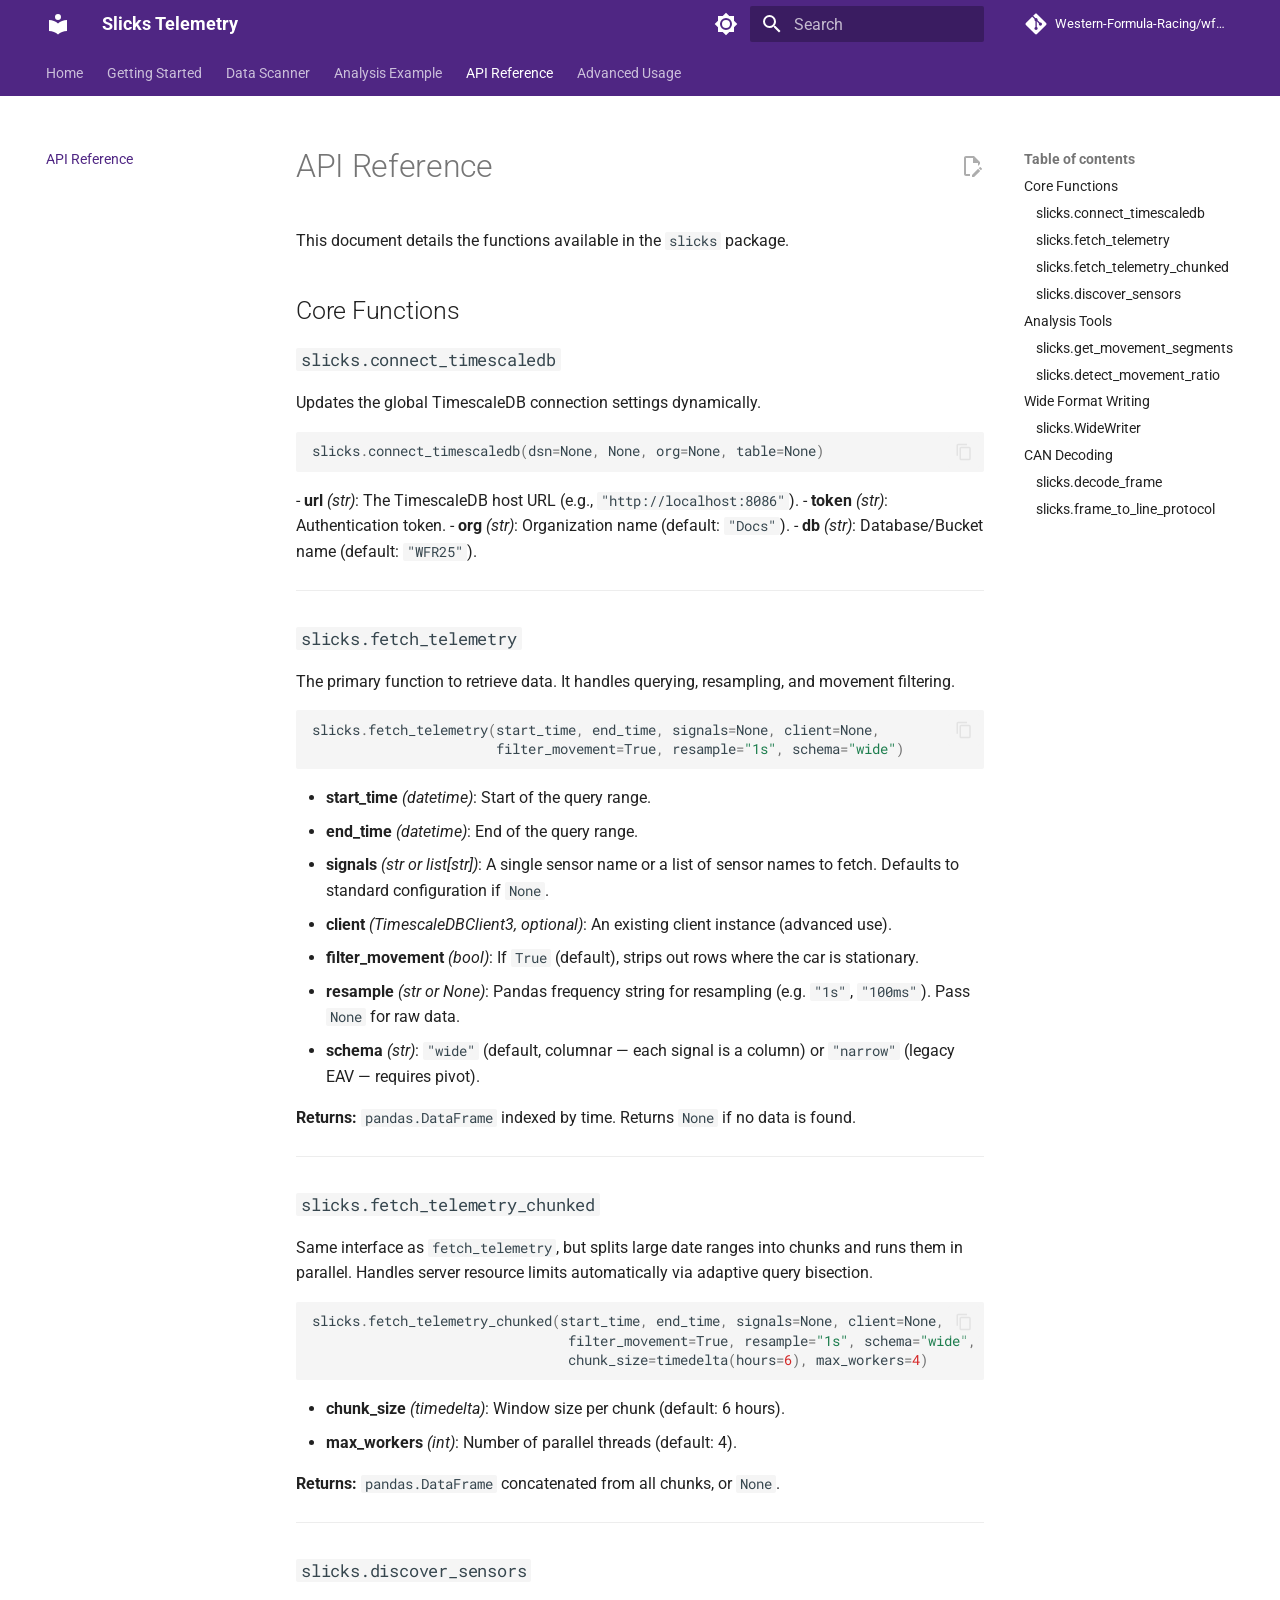
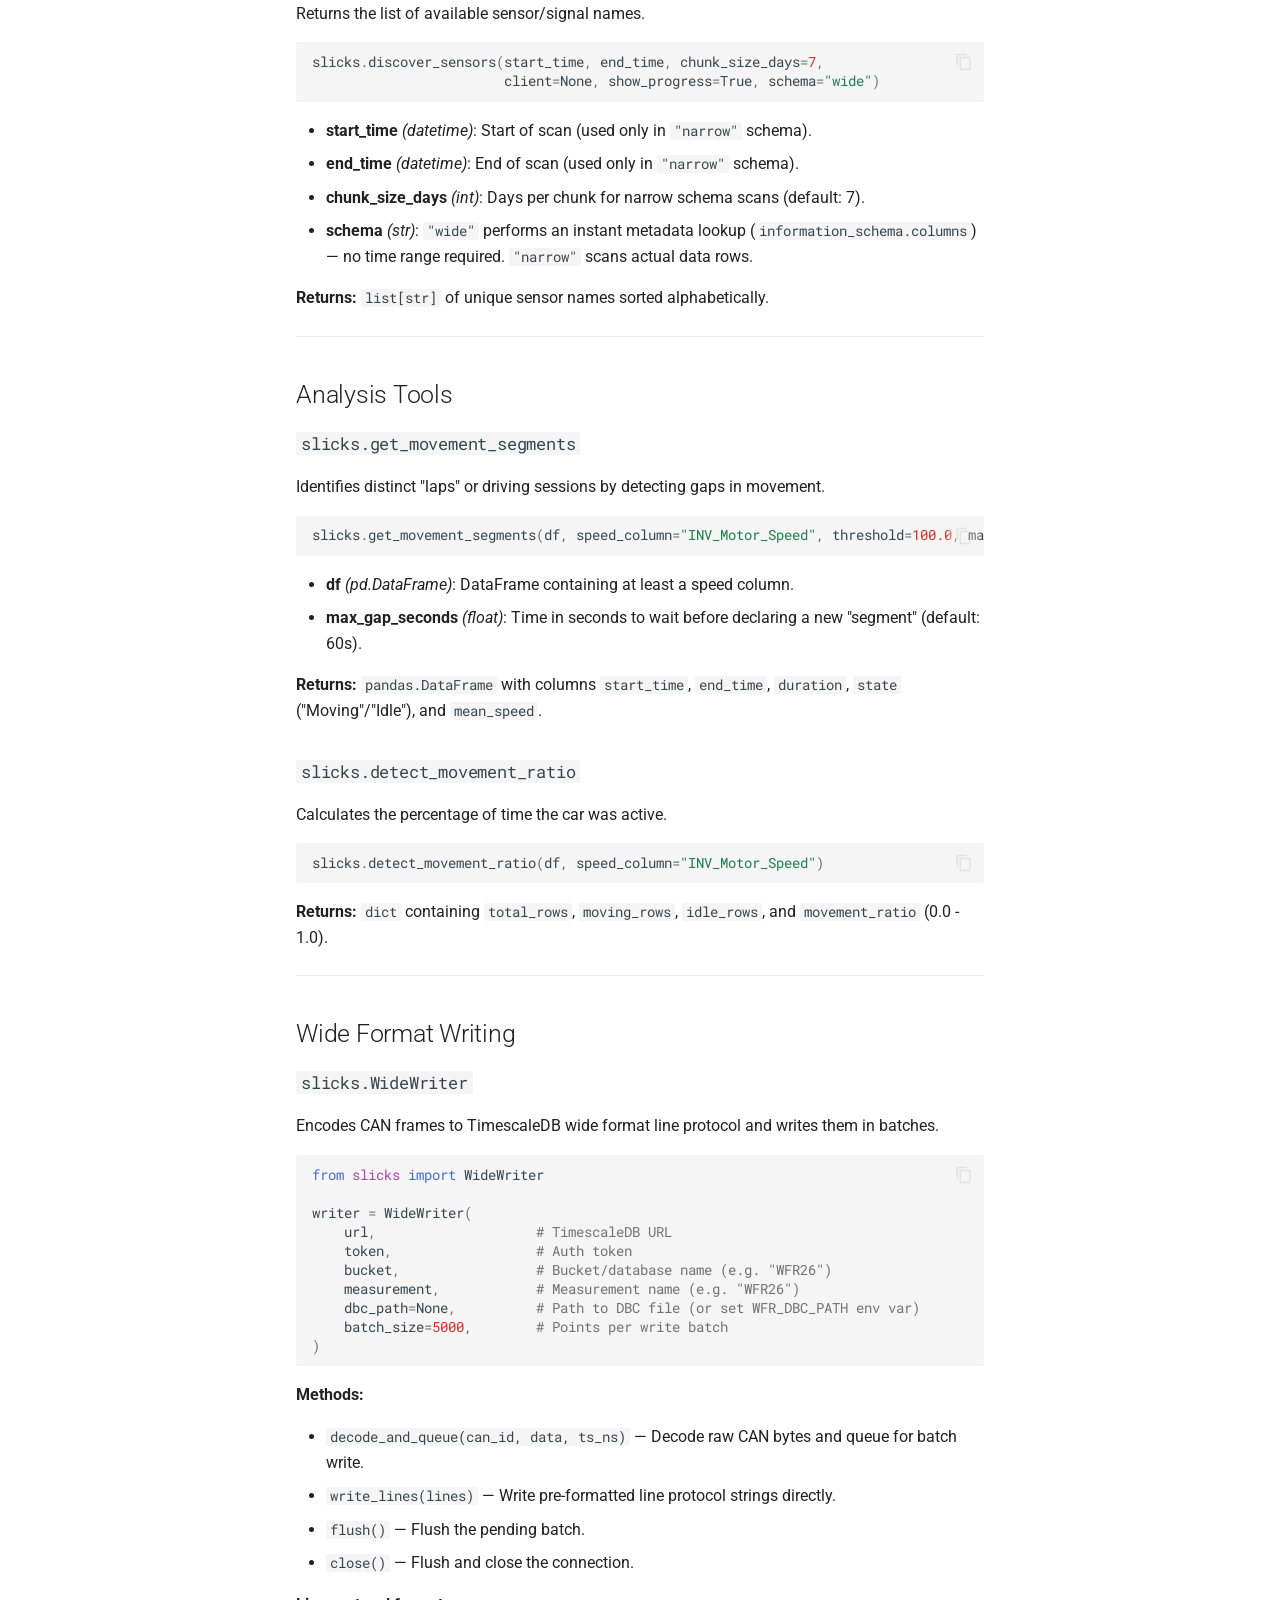
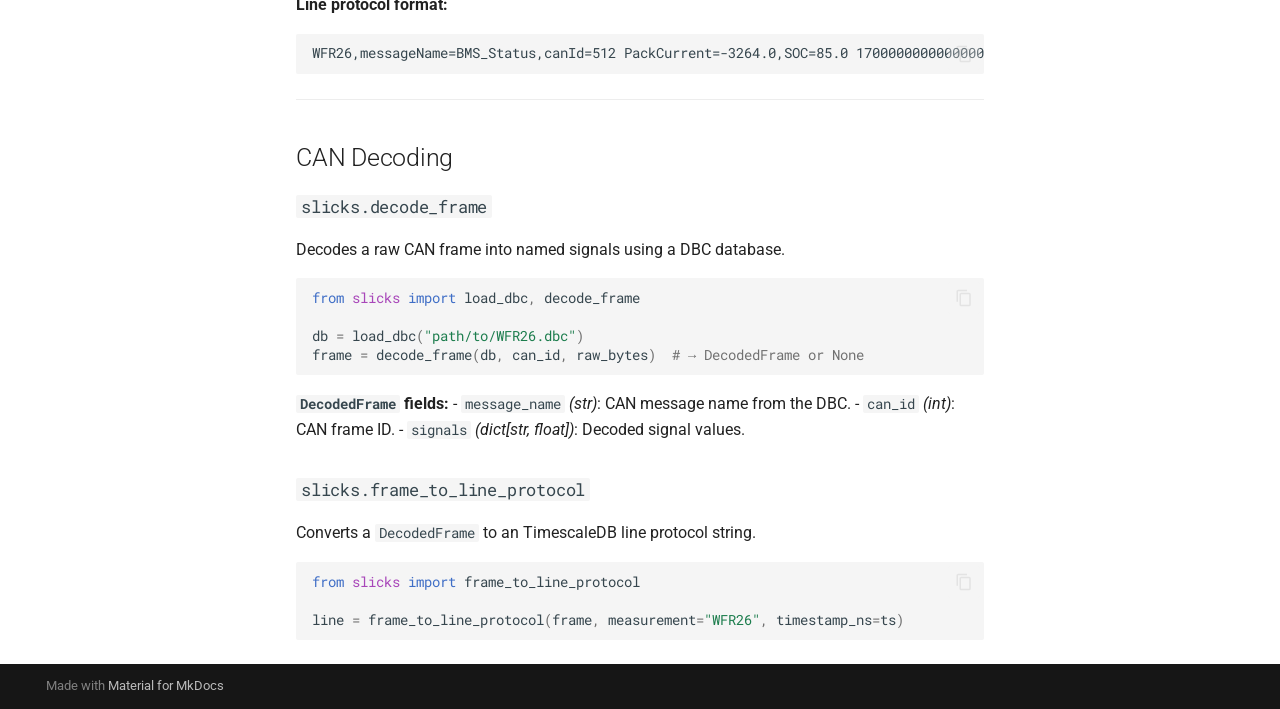
<file: api_reference/index.html>
<!doctype html>
<html lang="en" class="no-js">
  <head>
    
      <meta charset="utf-8">
      <meta name="viewport" content="width=device-width,initial-scale=1">
      
      
      
        <link rel="canonical" href="https://western-formula-racing.github.io/wfr-telemetry/api_reference/">
      
      
        <link rel="prev" href="../example_analysis/">
      
      
        <link rel="next" href="../advanced_usage/">
      
      
        
      
      
      <link rel="icon" href="../assets/images/favicon.png">
      <meta name="generator" content="mkdocs-1.6.1, mkdocs-material-9.7.6">
    
    
      
        <title>API Reference - Slicks Telemetry</title>
      
    
    
      <link rel="stylesheet" href="../assets/stylesheets/main.484c7ddc.min.css">
      
        
        <link rel="stylesheet" href="../assets/stylesheets/palette.ab4e12ef.min.css">
      
      


    
    
      
    
    
      
        
        
        <link rel="preconnect" href="https://fonts.gstatic.com" crossorigin>
        <link rel="stylesheet" href="https://fonts.googleapis.com/css?family=Roboto:300,300i,400,400i,700,700i%7CRoboto+Mono:400,400i,700,700i&display=fallback">
        <style>:root{--md-text-font:"Roboto";--md-code-font:"Roboto Mono"}</style>
      
    
    
      <link rel="stylesheet" href="../stylesheets/extra.css">
    
    <script>__md_scope=new URL("..",location),__md_hash=e=>[...e].reduce(((e,_)=>(e<<5)-e+_.charCodeAt(0)),0),__md_get=(e,_=localStorage,t=__md_scope)=>JSON.parse(_.getItem(t.pathname+"."+e)),__md_set=(e,_,t=localStorage,a=__md_scope)=>{try{t.setItem(a.pathname+"."+e,JSON.stringify(_))}catch(e){}}</script>
    
      

    
    
  </head>
  
  
    
    
      
    
    
    
    
    <body dir="ltr" data-md-color-scheme="default" data-md-color-primary="custom" data-md-color-accent="custom">
  
    
    <input class="md-toggle" data-md-toggle="drawer" type="checkbox" id="__drawer" autocomplete="off">
    <input class="md-toggle" data-md-toggle="search" type="checkbox" id="__search" autocomplete="off">
    <label class="md-overlay" for="__drawer"></label>
    <div data-md-component="skip">
      
        
        <a href="#api-reference" class="md-skip">
          Skip to content
        </a>
      
    </div>
    <div data-md-component="announce">
      
    </div>
    
    
      

<header class="md-header" data-md-component="header">
  <nav class="md-header__inner md-grid" aria-label="Header">
    <a href=".." title="Slicks Telemetry" class="md-header__button md-logo" aria-label="Slicks Telemetry" data-md-component="logo">
      
  
  <svg xmlns="http://www.w3.org/2000/svg" viewBox="0 0 24 24"><path d="M12 8a3 3 0 0 0 3-3 3 3 0 0 0-3-3 3 3 0 0 0-3 3 3 3 0 0 0 3 3m0 3.54C9.64 9.35 6.5 8 3 8v11c3.5 0 6.64 1.35 9 3.54 2.36-2.19 5.5-3.54 9-3.54V8c-3.5 0-6.64 1.35-9 3.54"/></svg>

    </a>
    <label class="md-header__button md-icon" for="__drawer">
      
      <svg xmlns="http://www.w3.org/2000/svg" viewBox="0 0 24 24"><path d="M3 6h18v2H3zm0 5h18v2H3zm0 5h18v2H3z"/></svg>
    </label>
    <div class="md-header__title" data-md-component="header-title">
      <div class="md-header__ellipsis">
        <div class="md-header__topic">
          <span class="md-ellipsis">
            Slicks Telemetry
          </span>
        </div>
        <div class="md-header__topic" data-md-component="header-topic">
          <span class="md-ellipsis">
            
              API Reference
            
          </span>
        </div>
      </div>
    </div>
    
      
        <form class="md-header__option" data-md-component="palette">
  
    
    
    
    <input class="md-option" data-md-color-media="" data-md-color-scheme="default" data-md-color-primary="custom" data-md-color-accent="custom"  aria-label="Switch to dark mode"  type="radio" name="__palette" id="__palette_0">
    
      <label class="md-header__button md-icon" title="Switch to dark mode" for="__palette_1" hidden>
        <svg xmlns="http://www.w3.org/2000/svg" viewBox="0 0 24 24"><path d="M12 8a4 4 0 0 0-4 4 4 4 0 0 0 4 4 4 4 0 0 0 4-4 4 4 0 0 0-4-4m0 10a6 6 0 0 1-6-6 6 6 0 0 1 6-6 6 6 0 0 1 6 6 6 6 0 0 1-6 6m8-9.31V4h-4.69L12 .69 8.69 4H4v4.69L.69 12 4 15.31V20h4.69L12 23.31 15.31 20H20v-4.69L23.31 12z"/></svg>
      </label>
    
  
    
    
    
    <input class="md-option" data-md-color-media="" data-md-color-scheme="slate" data-md-color-primary="custom" data-md-color-accent="custom"  aria-label="Switch to light mode"  type="radio" name="__palette" id="__palette_1">
    
      <label class="md-header__button md-icon" title="Switch to light mode" for="__palette_0" hidden>
        <svg xmlns="http://www.w3.org/2000/svg" viewBox="0 0 24 24"><path d="M12 18c-.89 0-1.74-.2-2.5-.55C11.56 16.5 13 14.42 13 12s-1.44-4.5-3.5-5.45C10.26 6.2 11.11 6 12 6a6 6 0 0 1 6 6 6 6 0 0 1-6 6m8-9.31V4h-4.69L12 .69 8.69 4H4v4.69L.69 12 4 15.31V20h4.69L12 23.31 15.31 20H20v-4.69L23.31 12z"/></svg>
      </label>
    
  
</form>
      
    
    
      <script>var palette=__md_get("__palette");if(palette&&palette.color){if("(prefers-color-scheme)"===palette.color.media){var media=matchMedia("(prefers-color-scheme: light)"),input=document.querySelector(media.matches?"[data-md-color-media='(prefers-color-scheme: light)']":"[data-md-color-media='(prefers-color-scheme: dark)']");palette.color.media=input.getAttribute("data-md-color-media"),palette.color.scheme=input.getAttribute("data-md-color-scheme"),palette.color.primary=input.getAttribute("data-md-color-primary"),palette.color.accent=input.getAttribute("data-md-color-accent")}for(var[key,value]of Object.entries(palette.color))document.body.setAttribute("data-md-color-"+key,value)}</script>
    
    
    
      
      
        <label class="md-header__button md-icon" for="__search">
          
          <svg xmlns="http://www.w3.org/2000/svg" viewBox="0 0 24 24"><path d="M9.5 3A6.5 6.5 0 0 1 16 9.5c0 1.61-.59 3.09-1.56 4.23l.27.27h.79l5 5-1.5 1.5-5-5v-.79l-.27-.27A6.52 6.52 0 0 1 9.5 16 6.5 6.5 0 0 1 3 9.5 6.5 6.5 0 0 1 9.5 3m0 2C7 5 5 7 5 9.5S7 14 9.5 14 14 12 14 9.5 12 5 9.5 5"/></svg>
        </label>
        <div class="md-search" data-md-component="search" role="dialog">
  <label class="md-search__overlay" for="__search"></label>
  <div class="md-search__inner" role="search">
    <form class="md-search__form" name="search">
      <input type="text" class="md-search__input" name="query" aria-label="Search" placeholder="Search" autocapitalize="off" autocorrect="off" autocomplete="off" spellcheck="false" data-md-component="search-query" required>
      <label class="md-search__icon md-icon" for="__search">
        
        <svg xmlns="http://www.w3.org/2000/svg" viewBox="0 0 24 24"><path d="M9.5 3A6.5 6.5 0 0 1 16 9.5c0 1.61-.59 3.09-1.56 4.23l.27.27h.79l5 5-1.5 1.5-5-5v-.79l-.27-.27A6.52 6.52 0 0 1 9.5 16 6.5 6.5 0 0 1 3 9.5 6.5 6.5 0 0 1 9.5 3m0 2C7 5 5 7 5 9.5S7 14 9.5 14 14 12 14 9.5 12 5 9.5 5"/></svg>
        
        <svg xmlns="http://www.w3.org/2000/svg" viewBox="0 0 24 24"><path d="M20 11v2H8l5.5 5.5-1.42 1.42L4.16 12l7.92-7.92L13.5 5.5 8 11z"/></svg>
      </label>
      <nav class="md-search__options" aria-label="Search">
        
        <button type="reset" class="md-search__icon md-icon" title="Clear" aria-label="Clear" tabindex="-1">
          
          <svg xmlns="http://www.w3.org/2000/svg" viewBox="0 0 24 24"><path d="M19 6.41 17.59 5 12 10.59 6.41 5 5 6.41 10.59 12 5 17.59 6.41 19 12 13.41 17.59 19 19 17.59 13.41 12z"/></svg>
        </button>
      </nav>
      
    </form>
    <div class="md-search__output">
      <div class="md-search__scrollwrap" tabindex="0" data-md-scrollfix>
        <div class="md-search-result" data-md-component="search-result">
          <div class="md-search-result__meta">
            Initializing search
          </div>
          <ol class="md-search-result__list" role="presentation"></ol>
        </div>
      </div>
    </div>
  </div>
</div>
      
    
    
      <div class="md-header__source">
        <a href="https://github.com/Western-Formula-Racing/wfr-telemetry" title="Go to repository" class="md-source" data-md-component="source">
  <div class="md-source__icon md-icon">
    
    <svg xmlns="http://www.w3.org/2000/svg" viewBox="0 0 448 512"><!--! Font Awesome Free 7.1.0 by @fontawesome - https://fontawesome.com License - https://fontawesome.com/license/free (Icons: CC BY 4.0, Fonts: SIL OFL 1.1, Code: MIT License) Copyright 2025 Fonticons, Inc.--><path d="M439.6 236.1 244 40.5c-5.4-5.5-12.8-8.5-20.4-8.5s-15 3-20.4 8.4L162.5 81l51.5 51.5c27.1-9.1 52.7 16.8 43.4 43.7l49.7 49.7c34.2-11.8 61.2 31 35.5 56.7-26.5 26.5-70.2-2.9-56-37.3L240.3 199v121.9c25.3 12.5 22.3 41.8 9.1 55-6.4 6.4-15.2 10.1-24.3 10.1s-17.8-3.6-24.3-10.1c-17.6-17.6-11.1-46.9 11.2-56v-123c-20.8-8.5-24.6-30.7-18.6-45L142.6 101 8.5 235.1C3 240.6 0 247.9 0 255.5s3 15 8.5 20.4l195.6 195.7c5.4 5.4 12.7 8.4 20.4 8.4s15-3 20.4-8.4l194.7-194.7c5.4-5.4 8.4-12.8 8.4-20.4s-3-15-8.4-20.4"/></svg>
  </div>
  <div class="md-source__repository">
    Western-Formula-Racing/wfr-telemetry
  </div>
</a>
      </div>
    
  </nav>
  
</header>
    
    <div class="md-container" data-md-component="container">
      
      
        
          
            
<nav class="md-tabs" aria-label="Tabs" data-md-component="tabs">
  <div class="md-grid">
    <ul class="md-tabs__list">
      
        
  
  
  
  
    <li class="md-tabs__item">
      <a href=".." class="md-tabs__link">
        
  
  
    
  
  Home

      </a>
    </li>
  

      
        
  
  
  
  
    <li class="md-tabs__item">
      <a href="../getting_started/" class="md-tabs__link">
        
  
  
    
  
  Getting Started

      </a>
    </li>
  

      
        
  
  
  
  
    <li class="md-tabs__item">
      <a href="../scanner/" class="md-tabs__link">
        
  
  
    
  
  Data Scanner

      </a>
    </li>
  

      
        
  
  
  
  
    <li class="md-tabs__item">
      <a href="../example_analysis/" class="md-tabs__link">
        
  
  
    
  
  Analysis Example

      </a>
    </li>
  

      
        
  
  
  
    
  
  
    <li class="md-tabs__item md-tabs__item--active">
      <a href="./" class="md-tabs__link">
        
  
  
    
  
  API Reference

      </a>
    </li>
  

      
        
  
  
  
  
    <li class="md-tabs__item">
      <a href="../advanced_usage/" class="md-tabs__link">
        
  
  
    
  
  Advanced Usage

      </a>
    </li>
  

      
    </ul>
  </div>
</nav>
          
        
      
      <main class="md-main" data-md-component="main">
        <div class="md-main__inner md-grid">
          
            
              
              <div class="md-sidebar md-sidebar--primary" data-md-component="sidebar" data-md-type="navigation" >
                <div class="md-sidebar__scrollwrap">
                  <div class="md-sidebar__inner">
                    


  


<nav class="md-nav md-nav--primary md-nav--lifted" aria-label="Navigation" data-md-level="0">
  <label class="md-nav__title" for="__drawer">
    <a href=".." title="Slicks Telemetry" class="md-nav__button md-logo" aria-label="Slicks Telemetry" data-md-component="logo">
      
  
  <svg xmlns="http://www.w3.org/2000/svg" viewBox="0 0 24 24"><path d="M12 8a3 3 0 0 0 3-3 3 3 0 0 0-3-3 3 3 0 0 0-3 3 3 3 0 0 0 3 3m0 3.54C9.64 9.35 6.5 8 3 8v11c3.5 0 6.64 1.35 9 3.54 2.36-2.19 5.5-3.54 9-3.54V8c-3.5 0-6.64 1.35-9 3.54"/></svg>

    </a>
    Slicks Telemetry
  </label>
  
    <div class="md-nav__source">
      <a href="https://github.com/Western-Formula-Racing/wfr-telemetry" title="Go to repository" class="md-source" data-md-component="source">
  <div class="md-source__icon md-icon">
    
    <svg xmlns="http://www.w3.org/2000/svg" viewBox="0 0 448 512"><!--! Font Awesome Free 7.1.0 by @fontawesome - https://fontawesome.com License - https://fontawesome.com/license/free (Icons: CC BY 4.0, Fonts: SIL OFL 1.1, Code: MIT License) Copyright 2025 Fonticons, Inc.--><path d="M439.6 236.1 244 40.5c-5.4-5.5-12.8-8.5-20.4-8.5s-15 3-20.4 8.4L162.5 81l51.5 51.5c27.1-9.1 52.7 16.8 43.4 43.7l49.7 49.7c34.2-11.8 61.2 31 35.5 56.7-26.5 26.5-70.2-2.9-56-37.3L240.3 199v121.9c25.3 12.5 22.3 41.8 9.1 55-6.4 6.4-15.2 10.1-24.3 10.1s-17.8-3.6-24.3-10.1c-17.6-17.6-11.1-46.9 11.2-56v-123c-20.8-8.5-24.6-30.7-18.6-45L142.6 101 8.5 235.1C3 240.6 0 247.9 0 255.5s3 15 8.5 20.4l195.6 195.7c5.4 5.4 12.7 8.4 20.4 8.4s15-3 20.4-8.4l194.7-194.7c5.4-5.4 8.4-12.8 8.4-20.4s-3-15-8.4-20.4"/></svg>
  </div>
  <div class="md-source__repository">
    Western-Formula-Racing/wfr-telemetry
  </div>
</a>
    </div>
  
  <ul class="md-nav__list" data-md-scrollfix>
    
      
      
  
  
  
  
    <li class="md-nav__item">
      <a href=".." class="md-nav__link">
        
  
  
  <span class="md-ellipsis">
    
  
    Home
  

    
  </span>
  
  

      </a>
    </li>
  

    
      
      
  
  
  
  
    <li class="md-nav__item">
      <a href="../getting_started/" class="md-nav__link">
        
  
  
  <span class="md-ellipsis">
    
  
    Getting Started
  

    
  </span>
  
  

      </a>
    </li>
  

    
      
      
  
  
  
  
    <li class="md-nav__item">
      <a href="../scanner/" class="md-nav__link">
        
  
  
  <span class="md-ellipsis">
    
  
    Data Scanner
  

    
  </span>
  
  

      </a>
    </li>
  

    
      
      
  
  
  
  
    <li class="md-nav__item">
      <a href="../example_analysis/" class="md-nav__link">
        
  
  
  <span class="md-ellipsis">
    
  
    Analysis Example
  

    
  </span>
  
  

      </a>
    </li>
  

    
      
      
  
  
    
  
  
  
    <li class="md-nav__item md-nav__item--active">
      
      <input class="md-nav__toggle md-toggle" type="checkbox" id="__toc">
      
      
        
      
      
        <label class="md-nav__link md-nav__link--active" for="__toc">
          
  
  
  <span class="md-ellipsis">
    
  
    API Reference
  

    
  </span>
  
  

          <span class="md-nav__icon md-icon"></span>
        </label>
      
      <a href="./" class="md-nav__link md-nav__link--active">
        
  
  
  <span class="md-ellipsis">
    
  
    API Reference
  

    
  </span>
  
  

      </a>
      
        

<nav class="md-nav md-nav--secondary" aria-label="Table of contents">
  
  
  
    
  
  
    <label class="md-nav__title" for="__toc">
      <span class="md-nav__icon md-icon"></span>
      Table of contents
    </label>
    <ul class="md-nav__list" data-md-component="toc" data-md-scrollfix>
      
        <li class="md-nav__item">
  <a href="#core-functions" class="md-nav__link">
    <span class="md-ellipsis">
      
        Core Functions
      
    </span>
  </a>
  
    <nav class="md-nav" aria-label="Core Functions">
      <ul class="md-nav__list">
        
          <li class="md-nav__item">
  <a href="#slicksconnect_timescaledb" class="md-nav__link">
    <span class="md-ellipsis">
      
        slicks.connect_timescaledb
      
    </span>
  </a>
  
</li>
        
          <li class="md-nav__item">
  <a href="#slicksfetch_telemetry" class="md-nav__link">
    <span class="md-ellipsis">
      
        slicks.fetch_telemetry
      
    </span>
  </a>
  
</li>
        
          <li class="md-nav__item">
  <a href="#slicksfetch_telemetry_chunked" class="md-nav__link">
    <span class="md-ellipsis">
      
        slicks.fetch_telemetry_chunked
      
    </span>
  </a>
  
</li>
        
          <li class="md-nav__item">
  <a href="#slicksdiscover_sensors" class="md-nav__link">
    <span class="md-ellipsis">
      
        slicks.discover_sensors
      
    </span>
  </a>
  
</li>
        
      </ul>
    </nav>
  
</li>
      
        <li class="md-nav__item">
  <a href="#analysis-tools" class="md-nav__link">
    <span class="md-ellipsis">
      
        Analysis Tools
      
    </span>
  </a>
  
    <nav class="md-nav" aria-label="Analysis Tools">
      <ul class="md-nav__list">
        
          <li class="md-nav__item">
  <a href="#slicksget_movement_segments" class="md-nav__link">
    <span class="md-ellipsis">
      
        slicks.get_movement_segments
      
    </span>
  </a>
  
</li>
        
          <li class="md-nav__item">
  <a href="#slicksdetect_movement_ratio" class="md-nav__link">
    <span class="md-ellipsis">
      
        slicks.detect_movement_ratio
      
    </span>
  </a>
  
</li>
        
      </ul>
    </nav>
  
</li>
      
        <li class="md-nav__item">
  <a href="#wide-format-writing" class="md-nav__link">
    <span class="md-ellipsis">
      
        Wide Format Writing
      
    </span>
  </a>
  
    <nav class="md-nav" aria-label="Wide Format Writing">
      <ul class="md-nav__list">
        
          <li class="md-nav__item">
  <a href="#slickswidewriter" class="md-nav__link">
    <span class="md-ellipsis">
      
        slicks.WideWriter
      
    </span>
  </a>
  
</li>
        
      </ul>
    </nav>
  
</li>
      
        <li class="md-nav__item">
  <a href="#can-decoding" class="md-nav__link">
    <span class="md-ellipsis">
      
        CAN Decoding
      
    </span>
  </a>
  
    <nav class="md-nav" aria-label="CAN Decoding">
      <ul class="md-nav__list">
        
          <li class="md-nav__item">
  <a href="#slicksdecode_frame" class="md-nav__link">
    <span class="md-ellipsis">
      
        slicks.decode_frame
      
    </span>
  </a>
  
</li>
        
          <li class="md-nav__item">
  <a href="#slicksframe_to_line_protocol" class="md-nav__link">
    <span class="md-ellipsis">
      
        slicks.frame_to_line_protocol
      
    </span>
  </a>
  
</li>
        
      </ul>
    </nav>
  
</li>
      
    </ul>
  
</nav>
      
    </li>
  

    
      
      
  
  
  
  
    <li class="md-nav__item">
      <a href="../advanced_usage/" class="md-nav__link">
        
  
  
  <span class="md-ellipsis">
    
  
    Advanced Usage
  

    
  </span>
  
  

      </a>
    </li>
  

    
  </ul>
</nav>
                  </div>
                </div>
              </div>
            
            
              
              <div class="md-sidebar md-sidebar--secondary" data-md-component="sidebar" data-md-type="toc" >
                <div class="md-sidebar__scrollwrap">
                  <div class="md-sidebar__inner">
                    

<nav class="md-nav md-nav--secondary" aria-label="Table of contents">
  
  
  
    
  
  
    <label class="md-nav__title" for="__toc">
      <span class="md-nav__icon md-icon"></span>
      Table of contents
    </label>
    <ul class="md-nav__list" data-md-component="toc" data-md-scrollfix>
      
        <li class="md-nav__item">
  <a href="#core-functions" class="md-nav__link">
    <span class="md-ellipsis">
      
        Core Functions
      
    </span>
  </a>
  
    <nav class="md-nav" aria-label="Core Functions">
      <ul class="md-nav__list">
        
          <li class="md-nav__item">
  <a href="#slicksconnect_timescaledb" class="md-nav__link">
    <span class="md-ellipsis">
      
        slicks.connect_timescaledb
      
    </span>
  </a>
  
</li>
        
          <li class="md-nav__item">
  <a href="#slicksfetch_telemetry" class="md-nav__link">
    <span class="md-ellipsis">
      
        slicks.fetch_telemetry
      
    </span>
  </a>
  
</li>
        
          <li class="md-nav__item">
  <a href="#slicksfetch_telemetry_chunked" class="md-nav__link">
    <span class="md-ellipsis">
      
        slicks.fetch_telemetry_chunked
      
    </span>
  </a>
  
</li>
        
          <li class="md-nav__item">
  <a href="#slicksdiscover_sensors" class="md-nav__link">
    <span class="md-ellipsis">
      
        slicks.discover_sensors
      
    </span>
  </a>
  
</li>
        
      </ul>
    </nav>
  
</li>
      
        <li class="md-nav__item">
  <a href="#analysis-tools" class="md-nav__link">
    <span class="md-ellipsis">
      
        Analysis Tools
      
    </span>
  </a>
  
    <nav class="md-nav" aria-label="Analysis Tools">
      <ul class="md-nav__list">
        
          <li class="md-nav__item">
  <a href="#slicksget_movement_segments" class="md-nav__link">
    <span class="md-ellipsis">
      
        slicks.get_movement_segments
      
    </span>
  </a>
  
</li>
        
          <li class="md-nav__item">
  <a href="#slicksdetect_movement_ratio" class="md-nav__link">
    <span class="md-ellipsis">
      
        slicks.detect_movement_ratio
      
    </span>
  </a>
  
</li>
        
      </ul>
    </nav>
  
</li>
      
        <li class="md-nav__item">
  <a href="#wide-format-writing" class="md-nav__link">
    <span class="md-ellipsis">
      
        Wide Format Writing
      
    </span>
  </a>
  
    <nav class="md-nav" aria-label="Wide Format Writing">
      <ul class="md-nav__list">
        
          <li class="md-nav__item">
  <a href="#slickswidewriter" class="md-nav__link">
    <span class="md-ellipsis">
      
        slicks.WideWriter
      
    </span>
  </a>
  
</li>
        
      </ul>
    </nav>
  
</li>
      
        <li class="md-nav__item">
  <a href="#can-decoding" class="md-nav__link">
    <span class="md-ellipsis">
      
        CAN Decoding
      
    </span>
  </a>
  
    <nav class="md-nav" aria-label="CAN Decoding">
      <ul class="md-nav__list">
        
          <li class="md-nav__item">
  <a href="#slicksdecode_frame" class="md-nav__link">
    <span class="md-ellipsis">
      
        slicks.decode_frame
      
    </span>
  </a>
  
</li>
        
          <li class="md-nav__item">
  <a href="#slicksframe_to_line_protocol" class="md-nav__link">
    <span class="md-ellipsis">
      
        slicks.frame_to_line_protocol
      
    </span>
  </a>
  
</li>
        
      </ul>
    </nav>
  
</li>
      
    </ul>
  
</nav>
                  </div>
                </div>
              </div>
            
          
          
            <div class="md-content" data-md-component="content">
              
              <article class="md-content__inner md-typeset">
                
                  


  
    <a href="https://github.com/Western-Formula-Racing/wfr-telemetry/edit/master/docs/api_reference.md" title="Edit this page" class="md-content__button md-icon" rel="edit">
      
      <svg xmlns="http://www.w3.org/2000/svg" viewBox="0 0 24 24"><path d="M10 20H6V4h7v5h5v3.1l2-2V8l-6-6H6c-1.1 0-2 .9-2 2v16c0 1.1.9 2 2 2h4zm10.2-7c.1 0 .3.1.4.2l1.3 1.3c.2.2.2.6 0 .8l-1 1-2.1-2.1 1-1c.1-.1.2-.2.4-.2m0 3.9L14.1 23H12v-2.1l6.1-6.1z"/></svg>
    </a>
  
  


<h1 id="api-reference">API Reference</h1>
<p>This document details the functions available in the <code>slicks</code> package.</p>
<h2 id="core-functions">Core Functions</h2>
<h3 id="slicksconnect_timescaledb"><code>slicks.connect_timescaledb</code></h3>
<p>Updates the global TimescaleDB connection settings dynamically.</p>
<p><div class="language-python highlight"><pre><span></span><code><span id="__span-0-1"><a id="__codelineno-0-1" name="__codelineno-0-1" href="#__codelineno-0-1"></a><span class="n">slicks</span><span class="o">.</span><span class="n">connect_timescaledb</span><span class="p">(</span><span class="n">dsn</span><span class="o">=</span><span class="kc">None</span><span class="p">,</span> <span class="kc">None</span><span class="p">,</span> <span class="n">org</span><span class="o">=</span><span class="kc">None</span><span class="p">,</span> <span class="n">table</span><span class="o">=</span><span class="kc">None</span><span class="p">)</span>
</span></code></pre></div>
- <strong>url</strong> <em>(str)</em>: The TimescaleDB host URL (e.g., <code>"http://localhost:8086"</code>).
- <strong>token</strong> <em>(str)</em>: Authentication token.
- <strong>org</strong> <em>(str)</em>: Organization name (default: <code>"Docs"</code>).
- <strong>db</strong> <em>(str)</em>: Database/Bucket name (default: <code>"WFR25"</code>).</p>
<hr />
<h3 id="slicksfetch_telemetry"><code>slicks.fetch_telemetry</code></h3>
<p>The primary function to retrieve data. It handles querying, resampling, and movement filtering.</p>
<div class="language-python highlight"><pre><span></span><code><span id="__span-1-1"><a id="__codelineno-1-1" name="__codelineno-1-1" href="#__codelineno-1-1"></a><span class="n">slicks</span><span class="o">.</span><span class="n">fetch_telemetry</span><span class="p">(</span><span class="n">start_time</span><span class="p">,</span> <span class="n">end_time</span><span class="p">,</span> <span class="n">signals</span><span class="o">=</span><span class="kc">None</span><span class="p">,</span> <span class="n">client</span><span class="o">=</span><span class="kc">None</span><span class="p">,</span>
</span><span id="__span-1-2"><a id="__codelineno-1-2" name="__codelineno-1-2" href="#__codelineno-1-2"></a>                       <span class="n">filter_movement</span><span class="o">=</span><span class="kc">True</span><span class="p">,</span> <span class="n">resample</span><span class="o">=</span><span class="s2">&quot;1s&quot;</span><span class="p">,</span> <span class="n">schema</span><span class="o">=</span><span class="s2">&quot;wide&quot;</span><span class="p">)</span>
</span></code></pre></div>
<ul>
<li><strong>start_time</strong> <em>(datetime)</em>: Start of the query range.</li>
<li><strong>end_time</strong> <em>(datetime)</em>: End of the query range.</li>
<li><strong>signals</strong> <em>(str or list[str])</em>: A single sensor name or a list of sensor names to fetch. Defaults to standard configuration if <code>None</code>.</li>
<li><strong>client</strong> <em>(TimescaleDBClient3, optional)</em>: An existing client instance (advanced use).</li>
<li><strong>filter_movement</strong> <em>(bool)</em>: If <code>True</code> (default), strips out rows where the car is stationary.</li>
<li><strong>resample</strong> <em>(str or None)</em>: Pandas frequency string for resampling (e.g. <code>"1s"</code>, <code>"100ms"</code>). Pass <code>None</code> for raw data.</li>
<li><strong>schema</strong> <em>(str)</em>: <code>"wide"</code> (default, columnar — each signal is a column) or <code>"narrow"</code> (legacy EAV — requires pivot).</li>
</ul>
<p><strong>Returns:</strong> <code>pandas.DataFrame</code> indexed by time. Returns <code>None</code> if no data is found.</p>
<hr />
<h3 id="slicksfetch_telemetry_chunked"><code>slicks.fetch_telemetry_chunked</code></h3>
<p>Same interface as <code>fetch_telemetry</code>, but splits large date ranges into chunks and runs them in parallel. Handles server resource limits automatically via adaptive query bisection.</p>
<div class="language-python highlight"><pre><span></span><code><span id="__span-2-1"><a id="__codelineno-2-1" name="__codelineno-2-1" href="#__codelineno-2-1"></a><span class="n">slicks</span><span class="o">.</span><span class="n">fetch_telemetry_chunked</span><span class="p">(</span><span class="n">start_time</span><span class="p">,</span> <span class="n">end_time</span><span class="p">,</span> <span class="n">signals</span><span class="o">=</span><span class="kc">None</span><span class="p">,</span> <span class="n">client</span><span class="o">=</span><span class="kc">None</span><span class="p">,</span>
</span><span id="__span-2-2"><a id="__codelineno-2-2" name="__codelineno-2-2" href="#__codelineno-2-2"></a>                                <span class="n">filter_movement</span><span class="o">=</span><span class="kc">True</span><span class="p">,</span> <span class="n">resample</span><span class="o">=</span><span class="s2">&quot;1s&quot;</span><span class="p">,</span> <span class="n">schema</span><span class="o">=</span><span class="s2">&quot;wide&quot;</span><span class="p">,</span>
</span><span id="__span-2-3"><a id="__codelineno-2-3" name="__codelineno-2-3" href="#__codelineno-2-3"></a>                                <span class="n">chunk_size</span><span class="o">=</span><span class="n">timedelta</span><span class="p">(</span><span class="n">hours</span><span class="o">=</span><span class="mi">6</span><span class="p">),</span> <span class="n">max_workers</span><span class="o">=</span><span class="mi">4</span><span class="p">)</span>
</span></code></pre></div>
<ul>
<li><strong>chunk_size</strong> <em>(timedelta)</em>: Window size per chunk (default: 6 hours).</li>
<li><strong>max_workers</strong> <em>(int)</em>: Number of parallel threads (default: 4).</li>
</ul>
<p><strong>Returns:</strong> <code>pandas.DataFrame</code> concatenated from all chunks, or <code>None</code>.</p>
<hr />
<h3 id="slicksdiscover_sensors"><code>slicks.discover_sensors</code></h3>
<p>Returns the list of available sensor/signal names.</p>
<div class="language-python highlight"><pre><span></span><code><span id="__span-3-1"><a id="__codelineno-3-1" name="__codelineno-3-1" href="#__codelineno-3-1"></a><span class="n">slicks</span><span class="o">.</span><span class="n">discover_sensors</span><span class="p">(</span><span class="n">start_time</span><span class="p">,</span> <span class="n">end_time</span><span class="p">,</span> <span class="n">chunk_size_days</span><span class="o">=</span><span class="mi">7</span><span class="p">,</span>
</span><span id="__span-3-2"><a id="__codelineno-3-2" name="__codelineno-3-2" href="#__codelineno-3-2"></a>                        <span class="n">client</span><span class="o">=</span><span class="kc">None</span><span class="p">,</span> <span class="n">show_progress</span><span class="o">=</span><span class="kc">True</span><span class="p">,</span> <span class="n">schema</span><span class="o">=</span><span class="s2">&quot;wide&quot;</span><span class="p">)</span>
</span></code></pre></div>
<ul>
<li><strong>start_time</strong> <em>(datetime)</em>: Start of scan (used only in <code>"narrow"</code> schema).</li>
<li><strong>end_time</strong> <em>(datetime)</em>: End of scan (used only in <code>"narrow"</code> schema).</li>
<li><strong>chunk_size_days</strong> <em>(int)</em>: Days per chunk for narrow schema scans (default: 7).</li>
<li><strong>schema</strong> <em>(str)</em>: <code>"wide"</code> performs an instant metadata lookup (<code>information_schema.columns</code>) — no time range required. <code>"narrow"</code> scans actual data rows.</li>
</ul>
<p><strong>Returns:</strong> <code>list[str]</code> of unique sensor names sorted alphabetically.</p>
<hr />
<h2 id="analysis-tools">Analysis Tools</h2>
<h3 id="slicksget_movement_segments"><code>slicks.get_movement_segments</code></h3>
<p>Identifies distinct "laps" or driving sessions by detecting gaps in movement.</p>
<div class="language-python highlight"><pre><span></span><code><span id="__span-4-1"><a id="__codelineno-4-1" name="__codelineno-4-1" href="#__codelineno-4-1"></a><span class="n">slicks</span><span class="o">.</span><span class="n">get_movement_segments</span><span class="p">(</span><span class="n">df</span><span class="p">,</span> <span class="n">speed_column</span><span class="o">=</span><span class="s2">&quot;INV_Motor_Speed&quot;</span><span class="p">,</span> <span class="n">threshold</span><span class="o">=</span><span class="mf">100.0</span><span class="p">,</span> <span class="n">max_gap_seconds</span><span class="o">=</span><span class="mf">60.0</span><span class="p">)</span>
</span></code></pre></div>
<ul>
<li><strong>df</strong> <em>(pd.DataFrame)</em>: DataFrame containing at least a speed column.</li>
<li><strong>max_gap_seconds</strong> <em>(float)</em>: Time in seconds to wait before declaring a new "segment" (default: 60s).</li>
</ul>
<p><strong>Returns:</strong> <code>pandas.DataFrame</code> with columns <code>start_time</code>, <code>end_time</code>, <code>duration</code>, <code>state</code> ("Moving"/"Idle"), and <code>mean_speed</code>.</p>
<h3 id="slicksdetect_movement_ratio"><code>slicks.detect_movement_ratio</code></h3>
<p>Calculates the percentage of time the car was active.</p>
<div class="language-python highlight"><pre><span></span><code><span id="__span-5-1"><a id="__codelineno-5-1" name="__codelineno-5-1" href="#__codelineno-5-1"></a><span class="n">slicks</span><span class="o">.</span><span class="n">detect_movement_ratio</span><span class="p">(</span><span class="n">df</span><span class="p">,</span> <span class="n">speed_column</span><span class="o">=</span><span class="s2">&quot;INV_Motor_Speed&quot;</span><span class="p">)</span>
</span></code></pre></div>
<p><strong>Returns:</strong> <code>dict</code> containing <code>total_rows</code>, <code>moving_rows</code>, <code>idle_rows</code>, and <code>movement_ratio</code> (0.0 - 1.0).</p>
<hr />
<h2 id="wide-format-writing">Wide Format Writing</h2>
<h3 id="slickswidewriter"><code>slicks.WideWriter</code></h3>
<p>Encodes CAN frames to TimescaleDB wide format line protocol and writes them in batches.</p>
<div class="language-python highlight"><pre><span></span><code><span id="__span-6-1"><a id="__codelineno-6-1" name="__codelineno-6-1" href="#__codelineno-6-1"></a><span class="kn">from</span><span class="w"> </span><span class="nn">slicks</span><span class="w"> </span><span class="kn">import</span> <span class="n">WideWriter</span>
</span><span id="__span-6-2"><a id="__codelineno-6-2" name="__codelineno-6-2" href="#__codelineno-6-2"></a>
</span><span id="__span-6-3"><a id="__codelineno-6-3" name="__codelineno-6-3" href="#__codelineno-6-3"></a><span class="n">writer</span> <span class="o">=</span> <span class="n">WideWriter</span><span class="p">(</span>
</span><span id="__span-6-4"><a id="__codelineno-6-4" name="__codelineno-6-4" href="#__codelineno-6-4"></a>    <span class="n">url</span><span class="p">,</span>                    <span class="c1"># TimescaleDB URL</span>
</span><span id="__span-6-5"><a id="__codelineno-6-5" name="__codelineno-6-5" href="#__codelineno-6-5"></a>    <span class="n">token</span><span class="p">,</span>                  <span class="c1"># Auth token</span>
</span><span id="__span-6-6"><a id="__codelineno-6-6" name="__codelineno-6-6" href="#__codelineno-6-6"></a>    <span class="n">bucket</span><span class="p">,</span>                 <span class="c1"># Bucket/database name (e.g. &quot;WFR26&quot;)</span>
</span><span id="__span-6-7"><a id="__codelineno-6-7" name="__codelineno-6-7" href="#__codelineno-6-7"></a>    <span class="n">measurement</span><span class="p">,</span>            <span class="c1"># Measurement name (e.g. &quot;WFR26&quot;)</span>
</span><span id="__span-6-8"><a id="__codelineno-6-8" name="__codelineno-6-8" href="#__codelineno-6-8"></a>    <span class="n">dbc_path</span><span class="o">=</span><span class="kc">None</span><span class="p">,</span>          <span class="c1"># Path to DBC file (or set WFR_DBC_PATH env var)</span>
</span><span id="__span-6-9"><a id="__codelineno-6-9" name="__codelineno-6-9" href="#__codelineno-6-9"></a>    <span class="n">batch_size</span><span class="o">=</span><span class="mi">5000</span><span class="p">,</span>        <span class="c1"># Points per write batch</span>
</span><span id="__span-6-10"><a id="__codelineno-6-10" name="__codelineno-6-10" href="#__codelineno-6-10"></a><span class="p">)</span>
</span></code></pre></div>
<p><strong>Methods:</strong></p>
<ul>
<li><code>decode_and_queue(can_id, data, ts_ns)</code> — Decode raw CAN bytes and queue for batch write.</li>
<li><code>write_lines(lines)</code> — Write pre-formatted line protocol strings directly.</li>
<li><code>flush()</code> — Flush the pending batch.</li>
<li><code>close()</code> — Flush and close the connection.</li>
</ul>
<p><strong>Line protocol format:</strong>
<div class="language-text highlight"><pre><span></span><code><span id="__span-7-1"><a id="__codelineno-7-1" name="__codelineno-7-1" href="#__codelineno-7-1"></a>WFR26,messageName=BMS_Status,canId=512 PackCurrent=-3264.0,SOC=85.0 1700000000000000000
</span></code></pre></div></p>
<hr />
<h2 id="can-decoding">CAN Decoding</h2>
<h3 id="slicksdecode_frame"><code>slicks.decode_frame</code></h3>
<p>Decodes a raw CAN frame into named signals using a DBC database.</p>
<div class="language-python highlight"><pre><span></span><code><span id="__span-8-1"><a id="__codelineno-8-1" name="__codelineno-8-1" href="#__codelineno-8-1"></a><span class="kn">from</span><span class="w"> </span><span class="nn">slicks</span><span class="w"> </span><span class="kn">import</span> <span class="n">load_dbc</span><span class="p">,</span> <span class="n">decode_frame</span>
</span><span id="__span-8-2"><a id="__codelineno-8-2" name="__codelineno-8-2" href="#__codelineno-8-2"></a>
</span><span id="__span-8-3"><a id="__codelineno-8-3" name="__codelineno-8-3" href="#__codelineno-8-3"></a><span class="n">db</span> <span class="o">=</span> <span class="n">load_dbc</span><span class="p">(</span><span class="s2">&quot;path/to/WFR26.dbc&quot;</span><span class="p">)</span>
</span><span id="__span-8-4"><a id="__codelineno-8-4" name="__codelineno-8-4" href="#__codelineno-8-4"></a><span class="n">frame</span> <span class="o">=</span> <span class="n">decode_frame</span><span class="p">(</span><span class="n">db</span><span class="p">,</span> <span class="n">can_id</span><span class="p">,</span> <span class="n">raw_bytes</span><span class="p">)</span>  <span class="c1"># → DecodedFrame or None</span>
</span></code></pre></div>
<p><strong><code>DecodedFrame</code> fields:</strong>
- <code>message_name</code> <em>(str)</em>: CAN message name from the DBC.
- <code>can_id</code> <em>(int)</em>: CAN frame ID.
- <code>signals</code> <em>(dict[str, float])</em>: Decoded signal values.</p>
<h3 id="slicksframe_to_line_protocol"><code>slicks.frame_to_line_protocol</code></h3>
<p>Converts a <code>DecodedFrame</code> to an TimescaleDB line protocol string.</p>
<div class="language-python highlight"><pre><span></span><code><span id="__span-9-1"><a id="__codelineno-9-1" name="__codelineno-9-1" href="#__codelineno-9-1"></a><span class="kn">from</span><span class="w"> </span><span class="nn">slicks</span><span class="w"> </span><span class="kn">import</span> <span class="n">frame_to_line_protocol</span>
</span><span id="__span-9-2"><a id="__codelineno-9-2" name="__codelineno-9-2" href="#__codelineno-9-2"></a>
</span><span id="__span-9-3"><a id="__codelineno-9-3" name="__codelineno-9-3" href="#__codelineno-9-3"></a><span class="n">line</span> <span class="o">=</span> <span class="n">frame_to_line_protocol</span><span class="p">(</span><span class="n">frame</span><span class="p">,</span> <span class="n">measurement</span><span class="o">=</span><span class="s2">&quot;WFR26&quot;</span><span class="p">,</span> <span class="n">timestamp_ns</span><span class="o">=</span><span class="n">ts</span><span class="p">)</span>
</span></code></pre></div>












                
              </article>
            </div>
          
          
<script>var target=document.getElementById(location.hash.slice(1));target&&target.name&&(target.checked=target.name.startsWith("__tabbed_"))</script>
        </div>
        
      </main>
      
        <footer class="md-footer">
  
  <div class="md-footer-meta md-typeset">
    <div class="md-footer-meta__inner md-grid">
      <div class="md-copyright">
  
  
    Made with
    <a href="https://squidfunk.github.io/mkdocs-material/" target="_blank" rel="noopener">
      Material for MkDocs
    </a>
  
</div>
      
    </div>
  </div>
</footer>
      
    </div>
    <div class="md-dialog" data-md-component="dialog">
      <div class="md-dialog__inner md-typeset"></div>
    </div>
    
    
    
      
      
      <script id="__config" type="application/json">{"annotate": null, "base": "..", "features": ["navigation.tabs", "navigation.sections", "content.code.copy", "content.action.edit"], "search": "../assets/javascripts/workers/search.2c215733.min.js", "tags": null, "translations": {"clipboard.copied": "Copied to clipboard", "clipboard.copy": "Copy to clipboard", "search.result.more.one": "1 more on this page", "search.result.more.other": "# more on this page", "search.result.none": "No matching documents", "search.result.one": "1 matching document", "search.result.other": "# matching documents", "search.result.placeholder": "Type to start searching", "search.result.term.missing": "Missing", "select.version": "Select version"}, "version": null}</script>
    
    
      <script src="../assets/javascripts/bundle.79ae519e.min.js"></script>
      
    
  </body>
</html>
</file>
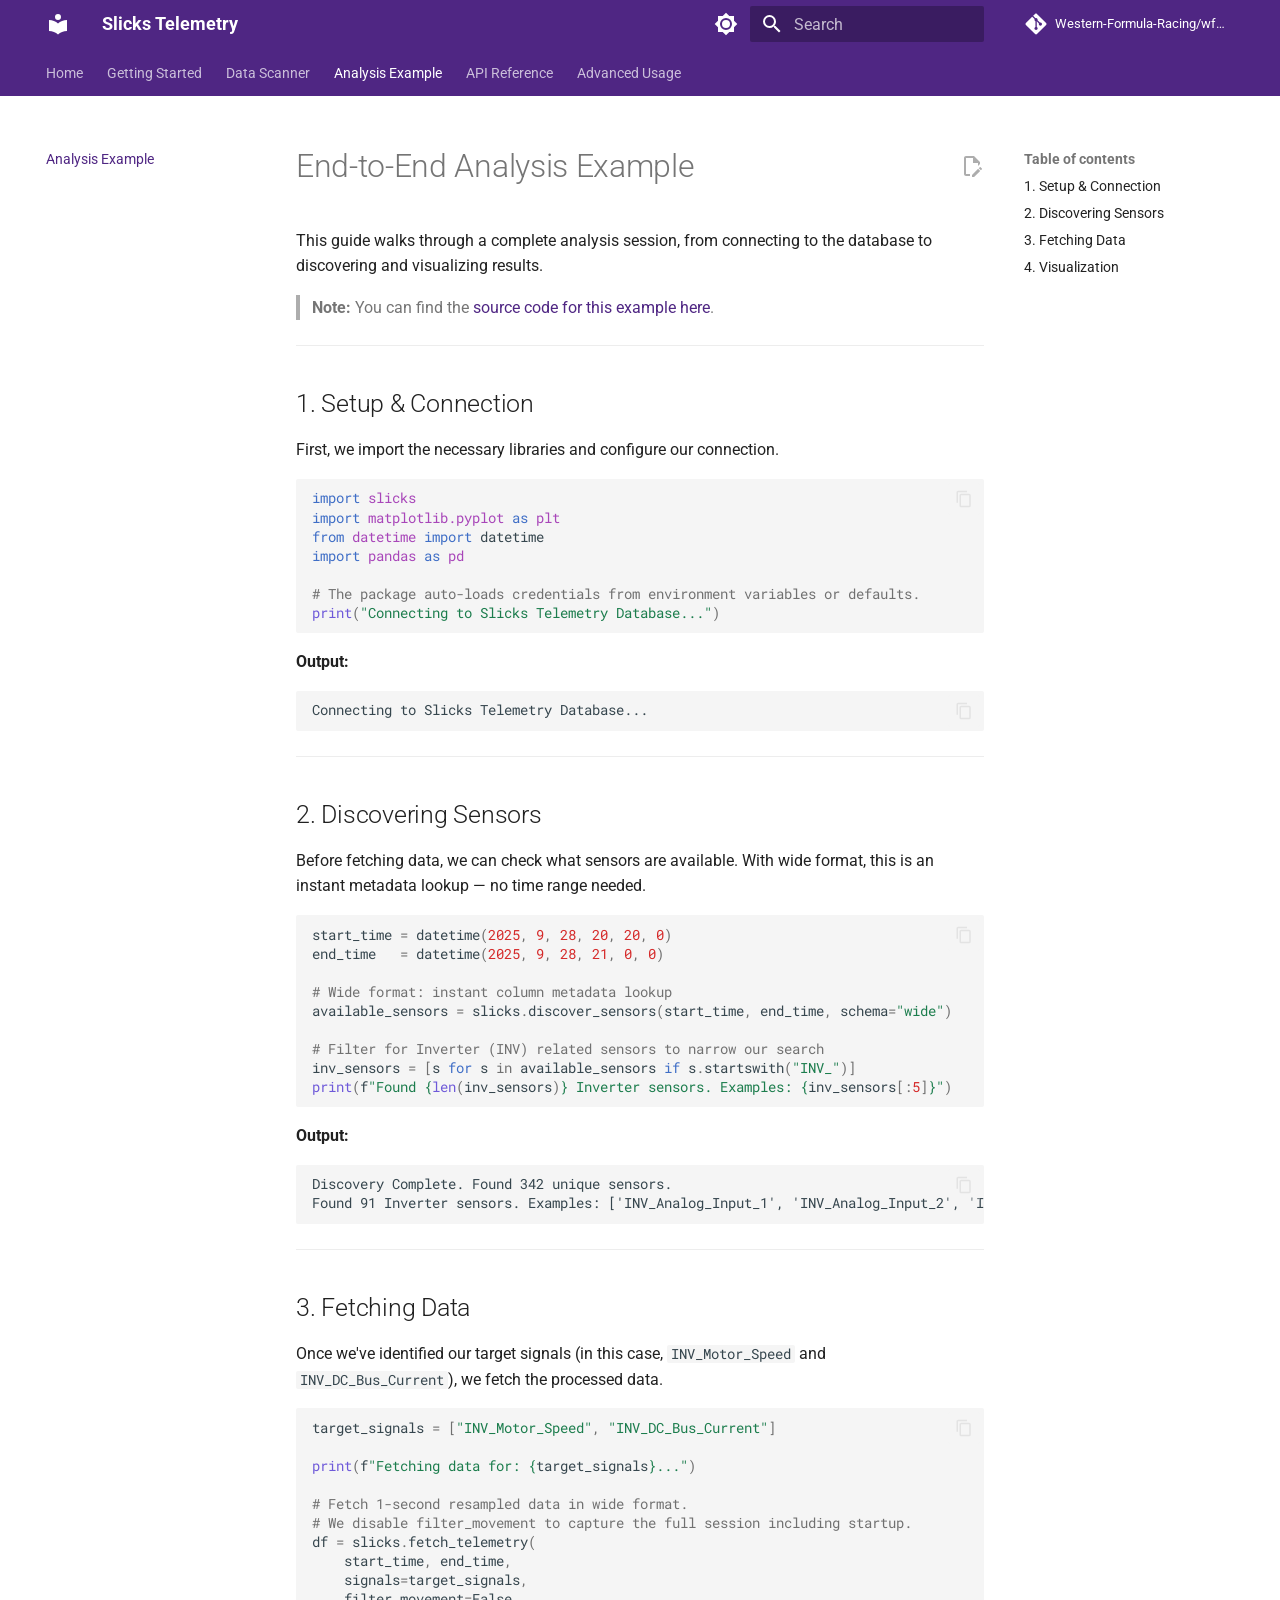
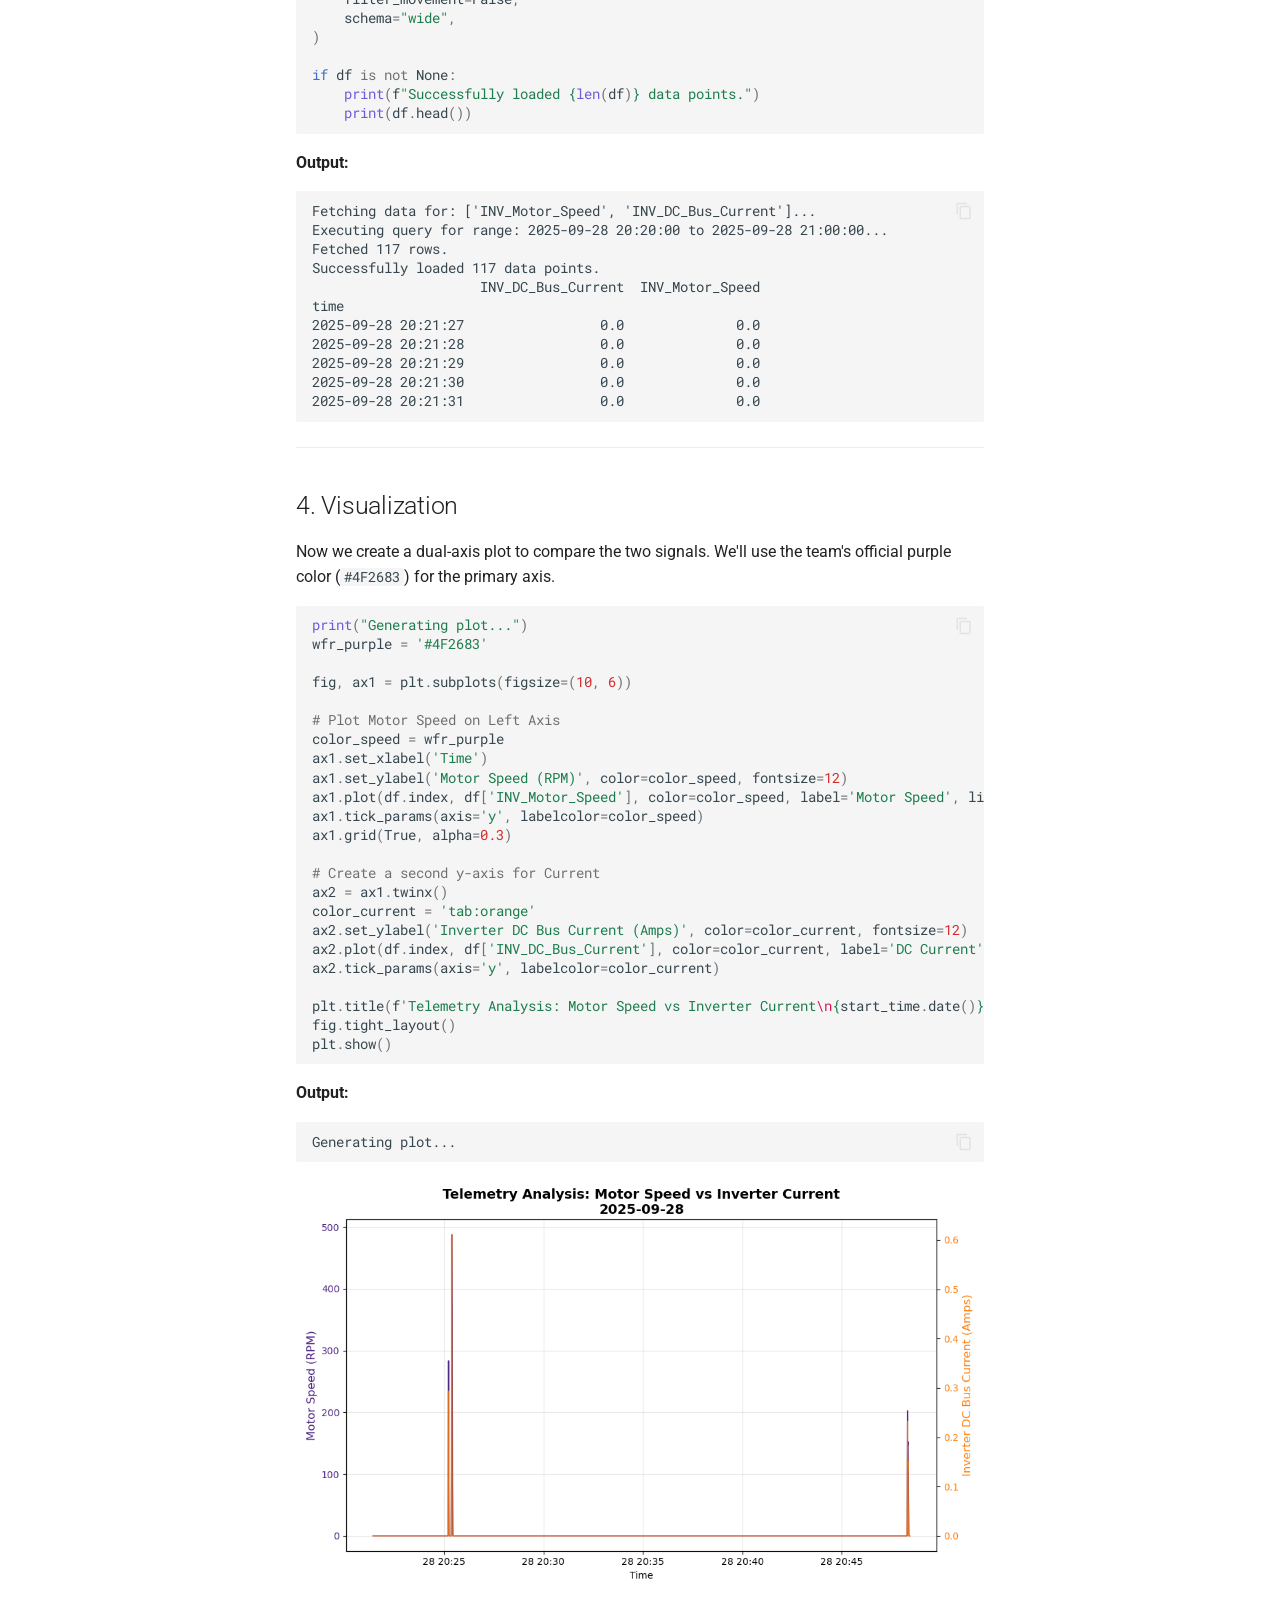
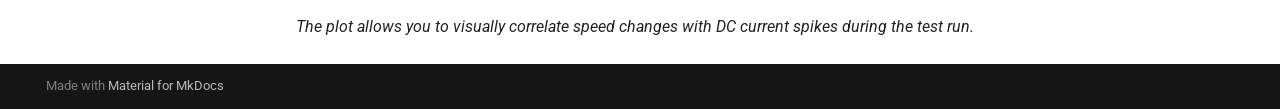
<file: example_analysis/index.html>
<!doctype html>
<html lang="en" class="no-js">
  <head>
    
      <meta charset="utf-8">
      <meta name="viewport" content="width=device-width,initial-scale=1">
      
      
      
        <link rel="canonical" href="https://western-formula-racing.github.io/wfr-telemetry/example_analysis/">
      
      
        <link rel="prev" href="../scanner/">
      
      
        <link rel="next" href="../api_reference/">
      
      
        
      
      
      <link rel="icon" href="../assets/images/favicon.png">
      <meta name="generator" content="mkdocs-1.6.1, mkdocs-material-9.7.6">
    
    
      
        <title>Analysis Example - Slicks Telemetry</title>
      
    
    
      <link rel="stylesheet" href="../assets/stylesheets/main.484c7ddc.min.css">
      
        
        <link rel="stylesheet" href="../assets/stylesheets/palette.ab4e12ef.min.css">
      
      


    
    
      
    
    
      
        
        
        <link rel="preconnect" href="https://fonts.gstatic.com" crossorigin>
        <link rel="stylesheet" href="https://fonts.googleapis.com/css?family=Roboto:300,300i,400,400i,700,700i%7CRoboto+Mono:400,400i,700,700i&display=fallback">
        <style>:root{--md-text-font:"Roboto";--md-code-font:"Roboto Mono"}</style>
      
    
    
      <link rel="stylesheet" href="../stylesheets/extra.css">
    
    <script>__md_scope=new URL("..",location),__md_hash=e=>[...e].reduce(((e,_)=>(e<<5)-e+_.charCodeAt(0)),0),__md_get=(e,_=localStorage,t=__md_scope)=>JSON.parse(_.getItem(t.pathname+"."+e)),__md_set=(e,_,t=localStorage,a=__md_scope)=>{try{t.setItem(a.pathname+"."+e,JSON.stringify(_))}catch(e){}}</script>
    
      

    
    
  </head>
  
  
    
    
      
    
    
    
    
    <body dir="ltr" data-md-color-scheme="default" data-md-color-primary="custom" data-md-color-accent="custom">
  
    
    <input class="md-toggle" data-md-toggle="drawer" type="checkbox" id="__drawer" autocomplete="off">
    <input class="md-toggle" data-md-toggle="search" type="checkbox" id="__search" autocomplete="off">
    <label class="md-overlay" for="__drawer"></label>
    <div data-md-component="skip">
      
        
        <a href="#end-to-end-analysis-example" class="md-skip">
          Skip to content
        </a>
      
    </div>
    <div data-md-component="announce">
      
    </div>
    
    
      

<header class="md-header" data-md-component="header">
  <nav class="md-header__inner md-grid" aria-label="Header">
    <a href=".." title="Slicks Telemetry" class="md-header__button md-logo" aria-label="Slicks Telemetry" data-md-component="logo">
      
  
  <svg xmlns="http://www.w3.org/2000/svg" viewBox="0 0 24 24"><path d="M12 8a3 3 0 0 0 3-3 3 3 0 0 0-3-3 3 3 0 0 0-3 3 3 3 0 0 0 3 3m0 3.54C9.64 9.35 6.5 8 3 8v11c3.5 0 6.64 1.35 9 3.54 2.36-2.19 5.5-3.54 9-3.54V8c-3.5 0-6.64 1.35-9 3.54"/></svg>

    </a>
    <label class="md-header__button md-icon" for="__drawer">
      
      <svg xmlns="http://www.w3.org/2000/svg" viewBox="0 0 24 24"><path d="M3 6h18v2H3zm0 5h18v2H3zm0 5h18v2H3z"/></svg>
    </label>
    <div class="md-header__title" data-md-component="header-title">
      <div class="md-header__ellipsis">
        <div class="md-header__topic">
          <span class="md-ellipsis">
            Slicks Telemetry
          </span>
        </div>
        <div class="md-header__topic" data-md-component="header-topic">
          <span class="md-ellipsis">
            
              Analysis Example
            
          </span>
        </div>
      </div>
    </div>
    
      
        <form class="md-header__option" data-md-component="palette">
  
    
    
    
    <input class="md-option" data-md-color-media="" data-md-color-scheme="default" data-md-color-primary="custom" data-md-color-accent="custom"  aria-label="Switch to dark mode"  type="radio" name="__palette" id="__palette_0">
    
      <label class="md-header__button md-icon" title="Switch to dark mode" for="__palette_1" hidden>
        <svg xmlns="http://www.w3.org/2000/svg" viewBox="0 0 24 24"><path d="M12 8a4 4 0 0 0-4 4 4 4 0 0 0 4 4 4 4 0 0 0 4-4 4 4 0 0 0-4-4m0 10a6 6 0 0 1-6-6 6 6 0 0 1 6-6 6 6 0 0 1 6 6 6 6 0 0 1-6 6m8-9.31V4h-4.69L12 .69 8.69 4H4v4.69L.69 12 4 15.31V20h4.69L12 23.31 15.31 20H20v-4.69L23.31 12z"/></svg>
      </label>
    
  
    
    
    
    <input class="md-option" data-md-color-media="" data-md-color-scheme="slate" data-md-color-primary="custom" data-md-color-accent="custom"  aria-label="Switch to light mode"  type="radio" name="__palette" id="__palette_1">
    
      <label class="md-header__button md-icon" title="Switch to light mode" for="__palette_0" hidden>
        <svg xmlns="http://www.w3.org/2000/svg" viewBox="0 0 24 24"><path d="M12 18c-.89 0-1.74-.2-2.5-.55C11.56 16.5 13 14.42 13 12s-1.44-4.5-3.5-5.45C10.26 6.2 11.11 6 12 6a6 6 0 0 1 6 6 6 6 0 0 1-6 6m8-9.31V4h-4.69L12 .69 8.69 4H4v4.69L.69 12 4 15.31V20h4.69L12 23.31 15.31 20H20v-4.69L23.31 12z"/></svg>
      </label>
    
  
</form>
      
    
    
      <script>var palette=__md_get("__palette");if(palette&&palette.color){if("(prefers-color-scheme)"===palette.color.media){var media=matchMedia("(prefers-color-scheme: light)"),input=document.querySelector(media.matches?"[data-md-color-media='(prefers-color-scheme: light)']":"[data-md-color-media='(prefers-color-scheme: dark)']");palette.color.media=input.getAttribute("data-md-color-media"),palette.color.scheme=input.getAttribute("data-md-color-scheme"),palette.color.primary=input.getAttribute("data-md-color-primary"),palette.color.accent=input.getAttribute("data-md-color-accent")}for(var[key,value]of Object.entries(palette.color))document.body.setAttribute("data-md-color-"+key,value)}</script>
    
    
    
      
      
        <label class="md-header__button md-icon" for="__search">
          
          <svg xmlns="http://www.w3.org/2000/svg" viewBox="0 0 24 24"><path d="M9.5 3A6.5 6.5 0 0 1 16 9.5c0 1.61-.59 3.09-1.56 4.23l.27.27h.79l5 5-1.5 1.5-5-5v-.79l-.27-.27A6.52 6.52 0 0 1 9.5 16 6.5 6.5 0 0 1 3 9.5 6.5 6.5 0 0 1 9.5 3m0 2C7 5 5 7 5 9.5S7 14 9.5 14 14 12 14 9.5 12 5 9.5 5"/></svg>
        </label>
        <div class="md-search" data-md-component="search" role="dialog">
  <label class="md-search__overlay" for="__search"></label>
  <div class="md-search__inner" role="search">
    <form class="md-search__form" name="search">
      <input type="text" class="md-search__input" name="query" aria-label="Search" placeholder="Search" autocapitalize="off" autocorrect="off" autocomplete="off" spellcheck="false" data-md-component="search-query" required>
      <label class="md-search__icon md-icon" for="__search">
        
        <svg xmlns="http://www.w3.org/2000/svg" viewBox="0 0 24 24"><path d="M9.5 3A6.5 6.5 0 0 1 16 9.5c0 1.61-.59 3.09-1.56 4.23l.27.27h.79l5 5-1.5 1.5-5-5v-.79l-.27-.27A6.52 6.52 0 0 1 9.5 16 6.5 6.5 0 0 1 3 9.5 6.5 6.5 0 0 1 9.5 3m0 2C7 5 5 7 5 9.5S7 14 9.5 14 14 12 14 9.5 12 5 9.5 5"/></svg>
        
        <svg xmlns="http://www.w3.org/2000/svg" viewBox="0 0 24 24"><path d="M20 11v2H8l5.5 5.5-1.42 1.42L4.16 12l7.92-7.92L13.5 5.5 8 11z"/></svg>
      </label>
      <nav class="md-search__options" aria-label="Search">
        
        <button type="reset" class="md-search__icon md-icon" title="Clear" aria-label="Clear" tabindex="-1">
          
          <svg xmlns="http://www.w3.org/2000/svg" viewBox="0 0 24 24"><path d="M19 6.41 17.59 5 12 10.59 6.41 5 5 6.41 10.59 12 5 17.59 6.41 19 12 13.41 17.59 19 19 17.59 13.41 12z"/></svg>
        </button>
      </nav>
      
    </form>
    <div class="md-search__output">
      <div class="md-search__scrollwrap" tabindex="0" data-md-scrollfix>
        <div class="md-search-result" data-md-component="search-result">
          <div class="md-search-result__meta">
            Initializing search
          </div>
          <ol class="md-search-result__list" role="presentation"></ol>
        </div>
      </div>
    </div>
  </div>
</div>
      
    
    
      <div class="md-header__source">
        <a href="https://github.com/Western-Formula-Racing/wfr-telemetry" title="Go to repository" class="md-source" data-md-component="source">
  <div class="md-source__icon md-icon">
    
    <svg xmlns="http://www.w3.org/2000/svg" viewBox="0 0 448 512"><!--! Font Awesome Free 7.1.0 by @fontawesome - https://fontawesome.com License - https://fontawesome.com/license/free (Icons: CC BY 4.0, Fonts: SIL OFL 1.1, Code: MIT License) Copyright 2025 Fonticons, Inc.--><path d="M439.6 236.1 244 40.5c-5.4-5.5-12.8-8.5-20.4-8.5s-15 3-20.4 8.4L162.5 81l51.5 51.5c27.1-9.1 52.7 16.8 43.4 43.7l49.7 49.7c34.2-11.8 61.2 31 35.5 56.7-26.5 26.5-70.2-2.9-56-37.3L240.3 199v121.9c25.3 12.5 22.3 41.8 9.1 55-6.4 6.4-15.2 10.1-24.3 10.1s-17.8-3.6-24.3-10.1c-17.6-17.6-11.1-46.9 11.2-56v-123c-20.8-8.5-24.6-30.7-18.6-45L142.6 101 8.5 235.1C3 240.6 0 247.9 0 255.5s3 15 8.5 20.4l195.6 195.7c5.4 5.4 12.7 8.4 20.4 8.4s15-3 20.4-8.4l194.7-194.7c5.4-5.4 8.4-12.8 8.4-20.4s-3-15-8.4-20.4"/></svg>
  </div>
  <div class="md-source__repository">
    Western-Formula-Racing/wfr-telemetry
  </div>
</a>
      </div>
    
  </nav>
  
</header>
    
    <div class="md-container" data-md-component="container">
      
      
        
          
            
<nav class="md-tabs" aria-label="Tabs" data-md-component="tabs">
  <div class="md-grid">
    <ul class="md-tabs__list">
      
        
  
  
  
  
    <li class="md-tabs__item">
      <a href=".." class="md-tabs__link">
        
  
  
    
  
  Home

      </a>
    </li>
  

      
        
  
  
  
  
    <li class="md-tabs__item">
      <a href="../getting_started/" class="md-tabs__link">
        
  
  
    
  
  Getting Started

      </a>
    </li>
  

      
        
  
  
  
  
    <li class="md-tabs__item">
      <a href="../scanner/" class="md-tabs__link">
        
  
  
    
  
  Data Scanner

      </a>
    </li>
  

      
        
  
  
  
    
  
  
    <li class="md-tabs__item md-tabs__item--active">
      <a href="./" class="md-tabs__link">
        
  
  
    
  
  Analysis Example

      </a>
    </li>
  

      
        
  
  
  
  
    <li class="md-tabs__item">
      <a href="../api_reference/" class="md-tabs__link">
        
  
  
    
  
  API Reference

      </a>
    </li>
  

      
        
  
  
  
  
    <li class="md-tabs__item">
      <a href="../advanced_usage/" class="md-tabs__link">
        
  
  
    
  
  Advanced Usage

      </a>
    </li>
  

      
    </ul>
  </div>
</nav>
          
        
      
      <main class="md-main" data-md-component="main">
        <div class="md-main__inner md-grid">
          
            
              
              <div class="md-sidebar md-sidebar--primary" data-md-component="sidebar" data-md-type="navigation" >
                <div class="md-sidebar__scrollwrap">
                  <div class="md-sidebar__inner">
                    


  


<nav class="md-nav md-nav--primary md-nav--lifted" aria-label="Navigation" data-md-level="0">
  <label class="md-nav__title" for="__drawer">
    <a href=".." title="Slicks Telemetry" class="md-nav__button md-logo" aria-label="Slicks Telemetry" data-md-component="logo">
      
  
  <svg xmlns="http://www.w3.org/2000/svg" viewBox="0 0 24 24"><path d="M12 8a3 3 0 0 0 3-3 3 3 0 0 0-3-3 3 3 0 0 0-3 3 3 3 0 0 0 3 3m0 3.54C9.64 9.35 6.5 8 3 8v11c3.5 0 6.64 1.35 9 3.54 2.36-2.19 5.5-3.54 9-3.54V8c-3.5 0-6.64 1.35-9 3.54"/></svg>

    </a>
    Slicks Telemetry
  </label>
  
    <div class="md-nav__source">
      <a href="https://github.com/Western-Formula-Racing/wfr-telemetry" title="Go to repository" class="md-source" data-md-component="source">
  <div class="md-source__icon md-icon">
    
    <svg xmlns="http://www.w3.org/2000/svg" viewBox="0 0 448 512"><!--! Font Awesome Free 7.1.0 by @fontawesome - https://fontawesome.com License - https://fontawesome.com/license/free (Icons: CC BY 4.0, Fonts: SIL OFL 1.1, Code: MIT License) Copyright 2025 Fonticons, Inc.--><path d="M439.6 236.1 244 40.5c-5.4-5.5-12.8-8.5-20.4-8.5s-15 3-20.4 8.4L162.5 81l51.5 51.5c27.1-9.1 52.7 16.8 43.4 43.7l49.7 49.7c34.2-11.8 61.2 31 35.5 56.7-26.5 26.5-70.2-2.9-56-37.3L240.3 199v121.9c25.3 12.5 22.3 41.8 9.1 55-6.4 6.4-15.2 10.1-24.3 10.1s-17.8-3.6-24.3-10.1c-17.6-17.6-11.1-46.9 11.2-56v-123c-20.8-8.5-24.6-30.7-18.6-45L142.6 101 8.5 235.1C3 240.6 0 247.9 0 255.5s3 15 8.5 20.4l195.6 195.7c5.4 5.4 12.7 8.4 20.4 8.4s15-3 20.4-8.4l194.7-194.7c5.4-5.4 8.4-12.8 8.4-20.4s-3-15-8.4-20.4"/></svg>
  </div>
  <div class="md-source__repository">
    Western-Formula-Racing/wfr-telemetry
  </div>
</a>
    </div>
  
  <ul class="md-nav__list" data-md-scrollfix>
    
      
      
  
  
  
  
    <li class="md-nav__item">
      <a href=".." class="md-nav__link">
        
  
  
  <span class="md-ellipsis">
    
  
    Home
  

    
  </span>
  
  

      </a>
    </li>
  

    
      
      
  
  
  
  
    <li class="md-nav__item">
      <a href="../getting_started/" class="md-nav__link">
        
  
  
  <span class="md-ellipsis">
    
  
    Getting Started
  

    
  </span>
  
  

      </a>
    </li>
  

    
      
      
  
  
  
  
    <li class="md-nav__item">
      <a href="../scanner/" class="md-nav__link">
        
  
  
  <span class="md-ellipsis">
    
  
    Data Scanner
  

    
  </span>
  
  

      </a>
    </li>
  

    
      
      
  
  
    
  
  
  
    <li class="md-nav__item md-nav__item--active">
      
      <input class="md-nav__toggle md-toggle" type="checkbox" id="__toc">
      
      
        
      
      
        <label class="md-nav__link md-nav__link--active" for="__toc">
          
  
  
  <span class="md-ellipsis">
    
  
    Analysis Example
  

    
  </span>
  
  

          <span class="md-nav__icon md-icon"></span>
        </label>
      
      <a href="./" class="md-nav__link md-nav__link--active">
        
  
  
  <span class="md-ellipsis">
    
  
    Analysis Example
  

    
  </span>
  
  

      </a>
      
        

<nav class="md-nav md-nav--secondary" aria-label="Table of contents">
  
  
  
    
  
  
    <label class="md-nav__title" for="__toc">
      <span class="md-nav__icon md-icon"></span>
      Table of contents
    </label>
    <ul class="md-nav__list" data-md-component="toc" data-md-scrollfix>
      
        <li class="md-nav__item">
  <a href="#1-setup-connection" class="md-nav__link">
    <span class="md-ellipsis">
      
        1. Setup &amp; Connection
      
    </span>
  </a>
  
</li>
      
        <li class="md-nav__item">
  <a href="#2-discovering-sensors" class="md-nav__link">
    <span class="md-ellipsis">
      
        2. Discovering Sensors
      
    </span>
  </a>
  
</li>
      
        <li class="md-nav__item">
  <a href="#3-fetching-data" class="md-nav__link">
    <span class="md-ellipsis">
      
        3. Fetching Data
      
    </span>
  </a>
  
</li>
      
        <li class="md-nav__item">
  <a href="#4-visualization" class="md-nav__link">
    <span class="md-ellipsis">
      
        4. Visualization
      
    </span>
  </a>
  
</li>
      
    </ul>
  
</nav>
      
    </li>
  

    
      
      
  
  
  
  
    <li class="md-nav__item">
      <a href="../api_reference/" class="md-nav__link">
        
  
  
  <span class="md-ellipsis">
    
  
    API Reference
  

    
  </span>
  
  

      </a>
    </li>
  

    
      
      
  
  
  
  
    <li class="md-nav__item">
      <a href="../advanced_usage/" class="md-nav__link">
        
  
  
  <span class="md-ellipsis">
    
  
    Advanced Usage
  

    
  </span>
  
  

      </a>
    </li>
  

    
  </ul>
</nav>
                  </div>
                </div>
              </div>
            
            
              
              <div class="md-sidebar md-sidebar--secondary" data-md-component="sidebar" data-md-type="toc" >
                <div class="md-sidebar__scrollwrap">
                  <div class="md-sidebar__inner">
                    

<nav class="md-nav md-nav--secondary" aria-label="Table of contents">
  
  
  
    
  
  
    <label class="md-nav__title" for="__toc">
      <span class="md-nav__icon md-icon"></span>
      Table of contents
    </label>
    <ul class="md-nav__list" data-md-component="toc" data-md-scrollfix>
      
        <li class="md-nav__item">
  <a href="#1-setup-connection" class="md-nav__link">
    <span class="md-ellipsis">
      
        1. Setup &amp; Connection
      
    </span>
  </a>
  
</li>
      
        <li class="md-nav__item">
  <a href="#2-discovering-sensors" class="md-nav__link">
    <span class="md-ellipsis">
      
        2. Discovering Sensors
      
    </span>
  </a>
  
</li>
      
        <li class="md-nav__item">
  <a href="#3-fetching-data" class="md-nav__link">
    <span class="md-ellipsis">
      
        3. Fetching Data
      
    </span>
  </a>
  
</li>
      
        <li class="md-nav__item">
  <a href="#4-visualization" class="md-nav__link">
    <span class="md-ellipsis">
      
        4. Visualization
      
    </span>
  </a>
  
</li>
      
    </ul>
  
</nav>
                  </div>
                </div>
              </div>
            
          
          
            <div class="md-content" data-md-component="content">
              
              <article class="md-content__inner md-typeset">
                
                  


  
    <a href="https://github.com/Western-Formula-Racing/wfr-telemetry/edit/master/docs/example_analysis.md" title="Edit this page" class="md-content__button md-icon" rel="edit">
      
      <svg xmlns="http://www.w3.org/2000/svg" viewBox="0 0 24 24"><path d="M10 20H6V4h7v5h5v3.1l2-2V8l-6-6H6c-1.1 0-2 .9-2 2v16c0 1.1.9 2 2 2h4zm10.2-7c.1 0 .3.1.4.2l1.3 1.3c.2.2.2.6 0 .8l-1 1-2.1-2.1 1-1c.1-.1.2-.2.4-.2m0 3.9L14.1 23H12v-2.1l6.1-6.1z"/></svg>
    </a>
  
  


<h1 id="end-to-end-analysis-example">End-to-End Analysis Example</h1>
<p>This guide walks through a complete analysis session, from connecting to the database to discovering and visualizing results.</p>
<blockquote>
<p><strong>Note:</strong> You can find the <a href="https://github.com/Western-Formula-Racing/wfr-telemetry/blob/main/examples/end_to_end.py">source code for this example here</a>.</p>
</blockquote>
<hr />
<h2 id="1-setup-connection">1. Setup &amp; Connection</h2>
<p>First, we import the necessary libraries and configure our connection.</p>
<div class="language-python highlight"><pre><span></span><code><span id="__span-0-1"><a id="__codelineno-0-1" name="__codelineno-0-1" href="#__codelineno-0-1"></a><span class="kn">import</span><span class="w"> </span><span class="nn">slicks</span>
</span><span id="__span-0-2"><a id="__codelineno-0-2" name="__codelineno-0-2" href="#__codelineno-0-2"></a><span class="kn">import</span><span class="w"> </span><span class="nn">matplotlib.pyplot</span><span class="w"> </span><span class="k">as</span><span class="w"> </span><span class="nn">plt</span>
</span><span id="__span-0-3"><a id="__codelineno-0-3" name="__codelineno-0-3" href="#__codelineno-0-3"></a><span class="kn">from</span><span class="w"> </span><span class="nn">datetime</span><span class="w"> </span><span class="kn">import</span> <span class="n">datetime</span>
</span><span id="__span-0-4"><a id="__codelineno-0-4" name="__codelineno-0-4" href="#__codelineno-0-4"></a><span class="kn">import</span><span class="w"> </span><span class="nn">pandas</span><span class="w"> </span><span class="k">as</span><span class="w"> </span><span class="nn">pd</span>
</span><span id="__span-0-5"><a id="__codelineno-0-5" name="__codelineno-0-5" href="#__codelineno-0-5"></a>
</span><span id="__span-0-6"><a id="__codelineno-0-6" name="__codelineno-0-6" href="#__codelineno-0-6"></a><span class="c1"># The package auto-loads credentials from environment variables or defaults.</span>
</span><span id="__span-0-7"><a id="__codelineno-0-7" name="__codelineno-0-7" href="#__codelineno-0-7"></a><span class="nb">print</span><span class="p">(</span><span class="s2">&quot;Connecting to Slicks Telemetry Database...&quot;</span><span class="p">)</span>
</span></code></pre></div>
<p><strong>Output:</strong>
<div class="language-text highlight"><pre><span></span><code><span id="__span-1-1"><a id="__codelineno-1-1" name="__codelineno-1-1" href="#__codelineno-1-1"></a>Connecting to Slicks Telemetry Database...
</span></code></pre></div></p>
<hr />
<h2 id="2-discovering-sensors">2. Discovering Sensors</h2>
<p>Before fetching data, we can check what sensors are available. With wide format, this is an instant metadata lookup — no time range needed.</p>
<div class="language-python highlight"><pre><span></span><code><span id="__span-2-1"><a id="__codelineno-2-1" name="__codelineno-2-1" href="#__codelineno-2-1"></a><span class="n">start_time</span> <span class="o">=</span> <span class="n">datetime</span><span class="p">(</span><span class="mi">2025</span><span class="p">,</span> <span class="mi">9</span><span class="p">,</span> <span class="mi">28</span><span class="p">,</span> <span class="mi">20</span><span class="p">,</span> <span class="mi">20</span><span class="p">,</span> <span class="mi">0</span><span class="p">)</span>
</span><span id="__span-2-2"><a id="__codelineno-2-2" name="__codelineno-2-2" href="#__codelineno-2-2"></a><span class="n">end_time</span>   <span class="o">=</span> <span class="n">datetime</span><span class="p">(</span><span class="mi">2025</span><span class="p">,</span> <span class="mi">9</span><span class="p">,</span> <span class="mi">28</span><span class="p">,</span> <span class="mi">21</span><span class="p">,</span> <span class="mi">0</span><span class="p">,</span> <span class="mi">0</span><span class="p">)</span>
</span><span id="__span-2-3"><a id="__codelineno-2-3" name="__codelineno-2-3" href="#__codelineno-2-3"></a>
</span><span id="__span-2-4"><a id="__codelineno-2-4" name="__codelineno-2-4" href="#__codelineno-2-4"></a><span class="c1"># Wide format: instant column metadata lookup</span>
</span><span id="__span-2-5"><a id="__codelineno-2-5" name="__codelineno-2-5" href="#__codelineno-2-5"></a><span class="n">available_sensors</span> <span class="o">=</span> <span class="n">slicks</span><span class="o">.</span><span class="n">discover_sensors</span><span class="p">(</span><span class="n">start_time</span><span class="p">,</span> <span class="n">end_time</span><span class="p">,</span> <span class="n">schema</span><span class="o">=</span><span class="s2">&quot;wide&quot;</span><span class="p">)</span>
</span><span id="__span-2-6"><a id="__codelineno-2-6" name="__codelineno-2-6" href="#__codelineno-2-6"></a>
</span><span id="__span-2-7"><a id="__codelineno-2-7" name="__codelineno-2-7" href="#__codelineno-2-7"></a><span class="c1"># Filter for Inverter (INV) related sensors to narrow our search</span>
</span><span id="__span-2-8"><a id="__codelineno-2-8" name="__codelineno-2-8" href="#__codelineno-2-8"></a><span class="n">inv_sensors</span> <span class="o">=</span> <span class="p">[</span><span class="n">s</span> <span class="k">for</span> <span class="n">s</span> <span class="ow">in</span> <span class="n">available_sensors</span> <span class="k">if</span> <span class="n">s</span><span class="o">.</span><span class="n">startswith</span><span class="p">(</span><span class="s2">&quot;INV_&quot;</span><span class="p">)]</span>
</span><span id="__span-2-9"><a id="__codelineno-2-9" name="__codelineno-2-9" href="#__codelineno-2-9"></a><span class="nb">print</span><span class="p">(</span><span class="sa">f</span><span class="s2">&quot;Found </span><span class="si">{</span><span class="nb">len</span><span class="p">(</span><span class="n">inv_sensors</span><span class="p">)</span><span class="si">}</span><span class="s2"> Inverter sensors. Examples: </span><span class="si">{</span><span class="n">inv_sensors</span><span class="p">[:</span><span class="mi">5</span><span class="p">]</span><span class="si">}</span><span class="s2">&quot;</span><span class="p">)</span>
</span></code></pre></div>
<p><strong>Output:</strong>
<div class="language-text highlight"><pre><span></span><code><span id="__span-3-1"><a id="__codelineno-3-1" name="__codelineno-3-1" href="#__codelineno-3-1"></a>Discovery Complete. Found 342 unique sensors.
</span><span id="__span-3-2"><a id="__codelineno-3-2" name="__codelineno-3-2" href="#__codelineno-3-2"></a>Found 91 Inverter sensors. Examples: [&#39;INV_Analog_Input_1&#39;, &#39;INV_Analog_Input_2&#39;, &#39;INV_Analog_Input_3&#39;, &#39;INV_Analog_Input_4&#39;, &#39;INV_Analog_Input_5&#39;]
</span></code></pre></div></p>
<hr />
<h2 id="3-fetching-data">3. Fetching Data</h2>
<p>Once we've identified our target signals (in this case, <code>INV_Motor_Speed</code> and <code>INV_DC_Bus_Current</code>), we fetch the processed data.</p>
<div class="language-python highlight"><pre><span></span><code><span id="__span-4-1"><a id="__codelineno-4-1" name="__codelineno-4-1" href="#__codelineno-4-1"></a><span class="n">target_signals</span> <span class="o">=</span> <span class="p">[</span><span class="s2">&quot;INV_Motor_Speed&quot;</span><span class="p">,</span> <span class="s2">&quot;INV_DC_Bus_Current&quot;</span><span class="p">]</span>
</span><span id="__span-4-2"><a id="__codelineno-4-2" name="__codelineno-4-2" href="#__codelineno-4-2"></a>
</span><span id="__span-4-3"><a id="__codelineno-4-3" name="__codelineno-4-3" href="#__codelineno-4-3"></a><span class="nb">print</span><span class="p">(</span><span class="sa">f</span><span class="s2">&quot;Fetching data for: </span><span class="si">{</span><span class="n">target_signals</span><span class="si">}</span><span class="s2">...&quot;</span><span class="p">)</span>
</span><span id="__span-4-4"><a id="__codelineno-4-4" name="__codelineno-4-4" href="#__codelineno-4-4"></a>
</span><span id="__span-4-5"><a id="__codelineno-4-5" name="__codelineno-4-5" href="#__codelineno-4-5"></a><span class="c1"># Fetch 1-second resampled data in wide format.</span>
</span><span id="__span-4-6"><a id="__codelineno-4-6" name="__codelineno-4-6" href="#__codelineno-4-6"></a><span class="c1"># We disable filter_movement to capture the full session including startup.</span>
</span><span id="__span-4-7"><a id="__codelineno-4-7" name="__codelineno-4-7" href="#__codelineno-4-7"></a><span class="n">df</span> <span class="o">=</span> <span class="n">slicks</span><span class="o">.</span><span class="n">fetch_telemetry</span><span class="p">(</span>
</span><span id="__span-4-8"><a id="__codelineno-4-8" name="__codelineno-4-8" href="#__codelineno-4-8"></a>    <span class="n">start_time</span><span class="p">,</span> <span class="n">end_time</span><span class="p">,</span>
</span><span id="__span-4-9"><a id="__codelineno-4-9" name="__codelineno-4-9" href="#__codelineno-4-9"></a>    <span class="n">signals</span><span class="o">=</span><span class="n">target_signals</span><span class="p">,</span>
</span><span id="__span-4-10"><a id="__codelineno-4-10" name="__codelineno-4-10" href="#__codelineno-4-10"></a>    <span class="n">filter_movement</span><span class="o">=</span><span class="kc">False</span><span class="p">,</span>
</span><span id="__span-4-11"><a id="__codelineno-4-11" name="__codelineno-4-11" href="#__codelineno-4-11"></a>    <span class="n">schema</span><span class="o">=</span><span class="s2">&quot;wide&quot;</span><span class="p">,</span>
</span><span id="__span-4-12"><a id="__codelineno-4-12" name="__codelineno-4-12" href="#__codelineno-4-12"></a><span class="p">)</span>
</span><span id="__span-4-13"><a id="__codelineno-4-13" name="__codelineno-4-13" href="#__codelineno-4-13"></a>
</span><span id="__span-4-14"><a id="__codelineno-4-14" name="__codelineno-4-14" href="#__codelineno-4-14"></a><span class="k">if</span> <span class="n">df</span> <span class="ow">is</span> <span class="ow">not</span> <span class="kc">None</span><span class="p">:</span>
</span><span id="__span-4-15"><a id="__codelineno-4-15" name="__codelineno-4-15" href="#__codelineno-4-15"></a>    <span class="nb">print</span><span class="p">(</span><span class="sa">f</span><span class="s2">&quot;Successfully loaded </span><span class="si">{</span><span class="nb">len</span><span class="p">(</span><span class="n">df</span><span class="p">)</span><span class="si">}</span><span class="s2"> data points.&quot;</span><span class="p">)</span>
</span><span id="__span-4-16"><a id="__codelineno-4-16" name="__codelineno-4-16" href="#__codelineno-4-16"></a>    <span class="nb">print</span><span class="p">(</span><span class="n">df</span><span class="o">.</span><span class="n">head</span><span class="p">())</span>
</span></code></pre></div>
<p><strong>Output:</strong>
<div class="language-text highlight"><pre><span></span><code><span id="__span-5-1"><a id="__codelineno-5-1" name="__codelineno-5-1" href="#__codelineno-5-1"></a>Fetching data for: [&#39;INV_Motor_Speed&#39;, &#39;INV_DC_Bus_Current&#39;]...
</span><span id="__span-5-2"><a id="__codelineno-5-2" name="__codelineno-5-2" href="#__codelineno-5-2"></a>Executing query for range: 2025-09-28 20:20:00 to 2025-09-28 21:00:00...
</span><span id="__span-5-3"><a id="__codelineno-5-3" name="__codelineno-5-3" href="#__codelineno-5-3"></a>Fetched 117 rows.
</span><span id="__span-5-4"><a id="__codelineno-5-4" name="__codelineno-5-4" href="#__codelineno-5-4"></a>Successfully loaded 117 data points.
</span><span id="__span-5-5"><a id="__codelineno-5-5" name="__codelineno-5-5" href="#__codelineno-5-5"></a>                     INV_DC_Bus_Current  INV_Motor_Speed
</span><span id="__span-5-6"><a id="__codelineno-5-6" name="__codelineno-5-6" href="#__codelineno-5-6"></a>time
</span><span id="__span-5-7"><a id="__codelineno-5-7" name="__codelineno-5-7" href="#__codelineno-5-7"></a>2025-09-28 20:21:27                 0.0              0.0
</span><span id="__span-5-8"><a id="__codelineno-5-8" name="__codelineno-5-8" href="#__codelineno-5-8"></a>2025-09-28 20:21:28                 0.0              0.0
</span><span id="__span-5-9"><a id="__codelineno-5-9" name="__codelineno-5-9" href="#__codelineno-5-9"></a>2025-09-28 20:21:29                 0.0              0.0
</span><span id="__span-5-10"><a id="__codelineno-5-10" name="__codelineno-5-10" href="#__codelineno-5-10"></a>2025-09-28 20:21:30                 0.0              0.0
</span><span id="__span-5-11"><a id="__codelineno-5-11" name="__codelineno-5-11" href="#__codelineno-5-11"></a>2025-09-28 20:21:31                 0.0              0.0
</span></code></pre></div></p>
<hr />
<h2 id="4-visualization">4. Visualization</h2>
<p>Now we create a dual-axis plot to compare the two signals. We'll use the team's official purple color (<code>#4F2683</code>) for the primary axis.</p>
<div class="language-python highlight"><pre><span></span><code><span id="__span-6-1"><a id="__codelineno-6-1" name="__codelineno-6-1" href="#__codelineno-6-1"></a><span class="nb">print</span><span class="p">(</span><span class="s2">&quot;Generating plot...&quot;</span><span class="p">)</span>
</span><span id="__span-6-2"><a id="__codelineno-6-2" name="__codelineno-6-2" href="#__codelineno-6-2"></a><span class="n">wfr_purple</span> <span class="o">=</span> <span class="s1">&#39;#4F2683&#39;</span>
</span><span id="__span-6-3"><a id="__codelineno-6-3" name="__codelineno-6-3" href="#__codelineno-6-3"></a>
</span><span id="__span-6-4"><a id="__codelineno-6-4" name="__codelineno-6-4" href="#__codelineno-6-4"></a><span class="n">fig</span><span class="p">,</span> <span class="n">ax1</span> <span class="o">=</span> <span class="n">plt</span><span class="o">.</span><span class="n">subplots</span><span class="p">(</span><span class="n">figsize</span><span class="o">=</span><span class="p">(</span><span class="mi">10</span><span class="p">,</span> <span class="mi">6</span><span class="p">))</span>
</span><span id="__span-6-5"><a id="__codelineno-6-5" name="__codelineno-6-5" href="#__codelineno-6-5"></a>
</span><span id="__span-6-6"><a id="__codelineno-6-6" name="__codelineno-6-6" href="#__codelineno-6-6"></a><span class="c1"># Plot Motor Speed on Left Axis</span>
</span><span id="__span-6-7"><a id="__codelineno-6-7" name="__codelineno-6-7" href="#__codelineno-6-7"></a><span class="n">color_speed</span> <span class="o">=</span> <span class="n">wfr_purple</span>
</span><span id="__span-6-8"><a id="__codelineno-6-8" name="__codelineno-6-8" href="#__codelineno-6-8"></a><span class="n">ax1</span><span class="o">.</span><span class="n">set_xlabel</span><span class="p">(</span><span class="s1">&#39;Time&#39;</span><span class="p">)</span>
</span><span id="__span-6-9"><a id="__codelineno-6-9" name="__codelineno-6-9" href="#__codelineno-6-9"></a><span class="n">ax1</span><span class="o">.</span><span class="n">set_ylabel</span><span class="p">(</span><span class="s1">&#39;Motor Speed (RPM)&#39;</span><span class="p">,</span> <span class="n">color</span><span class="o">=</span><span class="n">color_speed</span><span class="p">,</span> <span class="n">fontsize</span><span class="o">=</span><span class="mi">12</span><span class="p">)</span>
</span><span id="__span-6-10"><a id="__codelineno-6-10" name="__codelineno-6-10" href="#__codelineno-6-10"></a><span class="n">ax1</span><span class="o">.</span><span class="n">plot</span><span class="p">(</span><span class="n">df</span><span class="o">.</span><span class="n">index</span><span class="p">,</span> <span class="n">df</span><span class="p">[</span><span class="s1">&#39;INV_Motor_Speed&#39;</span><span class="p">],</span> <span class="n">color</span><span class="o">=</span><span class="n">color_speed</span><span class="p">,</span> <span class="n">label</span><span class="o">=</span><span class="s1">&#39;Motor Speed&#39;</span><span class="p">,</span> <span class="n">linewidth</span><span class="o">=</span><span class="mf">1.2</span><span class="p">)</span>
</span><span id="__span-6-11"><a id="__codelineno-6-11" name="__codelineno-6-11" href="#__codelineno-6-11"></a><span class="n">ax1</span><span class="o">.</span><span class="n">tick_params</span><span class="p">(</span><span class="n">axis</span><span class="o">=</span><span class="s1">&#39;y&#39;</span><span class="p">,</span> <span class="n">labelcolor</span><span class="o">=</span><span class="n">color_speed</span><span class="p">)</span>
</span><span id="__span-6-12"><a id="__codelineno-6-12" name="__codelineno-6-12" href="#__codelineno-6-12"></a><span class="n">ax1</span><span class="o">.</span><span class="n">grid</span><span class="p">(</span><span class="kc">True</span><span class="p">,</span> <span class="n">alpha</span><span class="o">=</span><span class="mf">0.3</span><span class="p">)</span>
</span><span id="__span-6-13"><a id="__codelineno-6-13" name="__codelineno-6-13" href="#__codelineno-6-13"></a>
</span><span id="__span-6-14"><a id="__codelineno-6-14" name="__codelineno-6-14" href="#__codelineno-6-14"></a><span class="c1"># Create a second y-axis for Current</span>
</span><span id="__span-6-15"><a id="__codelineno-6-15" name="__codelineno-6-15" href="#__codelineno-6-15"></a><span class="n">ax2</span> <span class="o">=</span> <span class="n">ax1</span><span class="o">.</span><span class="n">twinx</span><span class="p">()</span>
</span><span id="__span-6-16"><a id="__codelineno-6-16" name="__codelineno-6-16" href="#__codelineno-6-16"></a><span class="n">color_current</span> <span class="o">=</span> <span class="s1">&#39;tab:orange&#39;</span>
</span><span id="__span-6-17"><a id="__codelineno-6-17" name="__codelineno-6-17" href="#__codelineno-6-17"></a><span class="n">ax2</span><span class="o">.</span><span class="n">set_ylabel</span><span class="p">(</span><span class="s1">&#39;Inverter DC Bus Current (Amps)&#39;</span><span class="p">,</span> <span class="n">color</span><span class="o">=</span><span class="n">color_current</span><span class="p">,</span> <span class="n">fontsize</span><span class="o">=</span><span class="mi">12</span><span class="p">)</span>
</span><span id="__span-6-18"><a id="__codelineno-6-18" name="__codelineno-6-18" href="#__codelineno-6-18"></a><span class="n">ax2</span><span class="o">.</span><span class="n">plot</span><span class="p">(</span><span class="n">df</span><span class="o">.</span><span class="n">index</span><span class="p">,</span> <span class="n">df</span><span class="p">[</span><span class="s1">&#39;INV_DC_Bus_Current&#39;</span><span class="p">],</span> <span class="n">color</span><span class="o">=</span><span class="n">color_current</span><span class="p">,</span> <span class="n">label</span><span class="o">=</span><span class="s1">&#39;DC Current&#39;</span><span class="p">,</span> <span class="n">linewidth</span><span class="o">=</span><span class="mf">1.2</span><span class="p">,</span> <span class="n">alpha</span><span class="o">=</span><span class="mf">0.8</span><span class="p">)</span>
</span><span id="__span-6-19"><a id="__codelineno-6-19" name="__codelineno-6-19" href="#__codelineno-6-19"></a><span class="n">ax2</span><span class="o">.</span><span class="n">tick_params</span><span class="p">(</span><span class="n">axis</span><span class="o">=</span><span class="s1">&#39;y&#39;</span><span class="p">,</span> <span class="n">labelcolor</span><span class="o">=</span><span class="n">color_current</span><span class="p">)</span>
</span><span id="__span-6-20"><a id="__codelineno-6-20" name="__codelineno-6-20" href="#__codelineno-6-20"></a>
</span><span id="__span-6-21"><a id="__codelineno-6-21" name="__codelineno-6-21" href="#__codelineno-6-21"></a><span class="n">plt</span><span class="o">.</span><span class="n">title</span><span class="p">(</span><span class="sa">f</span><span class="s1">&#39;Telemetry Analysis: Motor Speed vs Inverter Current</span><span class="se">\n</span><span class="si">{</span><span class="n">start_time</span><span class="o">.</span><span class="n">date</span><span class="p">()</span><span class="si">}</span><span class="s1">&#39;</span><span class="p">,</span> <span class="n">fontsize</span><span class="o">=</span><span class="mi">14</span><span class="p">,</span> <span class="n">fontweight</span><span class="o">=</span><span class="s1">&#39;bold&#39;</span><span class="p">)</span>
</span><span id="__span-6-22"><a id="__codelineno-6-22" name="__codelineno-6-22" href="#__codelineno-6-22"></a><span class="n">fig</span><span class="o">.</span><span class="n">tight_layout</span><span class="p">()</span>
</span><span id="__span-6-23"><a id="__codelineno-6-23" name="__codelineno-6-23" href="#__codelineno-6-23"></a><span class="n">plt</span><span class="o">.</span><span class="n">show</span><span class="p">()</span>
</span></code></pre></div>
<p><strong>Output:</strong>
<div class="language-text highlight"><pre><span></span><code><span id="__span-7-1"><a id="__codelineno-7-1" name="__codelineno-7-1" href="#__codelineno-7-1"></a>Generating plot...
</span></code></pre></div></p>
<p><img alt="Telemetry Analysis Plot" src="../assets/images/telemetry_analysis.png" /></p>
<p><em>The plot allows you to visually correlate speed changes with DC current spikes during the test run.</em></p>












                
              </article>
            </div>
          
          
<script>var target=document.getElementById(location.hash.slice(1));target&&target.name&&(target.checked=target.name.startsWith("__tabbed_"))</script>
        </div>
        
      </main>
      
        <footer class="md-footer">
  
  <div class="md-footer-meta md-typeset">
    <div class="md-footer-meta__inner md-grid">
      <div class="md-copyright">
  
  
    Made with
    <a href="https://squidfunk.github.io/mkdocs-material/" target="_blank" rel="noopener">
      Material for MkDocs
    </a>
  
</div>
      
    </div>
  </div>
</footer>
      
    </div>
    <div class="md-dialog" data-md-component="dialog">
      <div class="md-dialog__inner md-typeset"></div>
    </div>
    
    
    
      
      
      <script id="__config" type="application/json">{"annotate": null, "base": "..", "features": ["navigation.tabs", "navigation.sections", "content.code.copy", "content.action.edit"], "search": "../assets/javascripts/workers/search.2c215733.min.js", "tags": null, "translations": {"clipboard.copied": "Copied to clipboard", "clipboard.copy": "Copy to clipboard", "search.result.more.one": "1 more on this page", "search.result.more.other": "# more on this page", "search.result.none": "No matching documents", "search.result.one": "1 matching document", "search.result.other": "# matching documents", "search.result.placeholder": "Type to start searching", "search.result.term.missing": "Missing", "select.version": "Select version"}, "version": null}</script>
    
    
      <script src="../assets/javascripts/bundle.79ae519e.min.js"></script>
      
    
  </body>
</html>
</file>
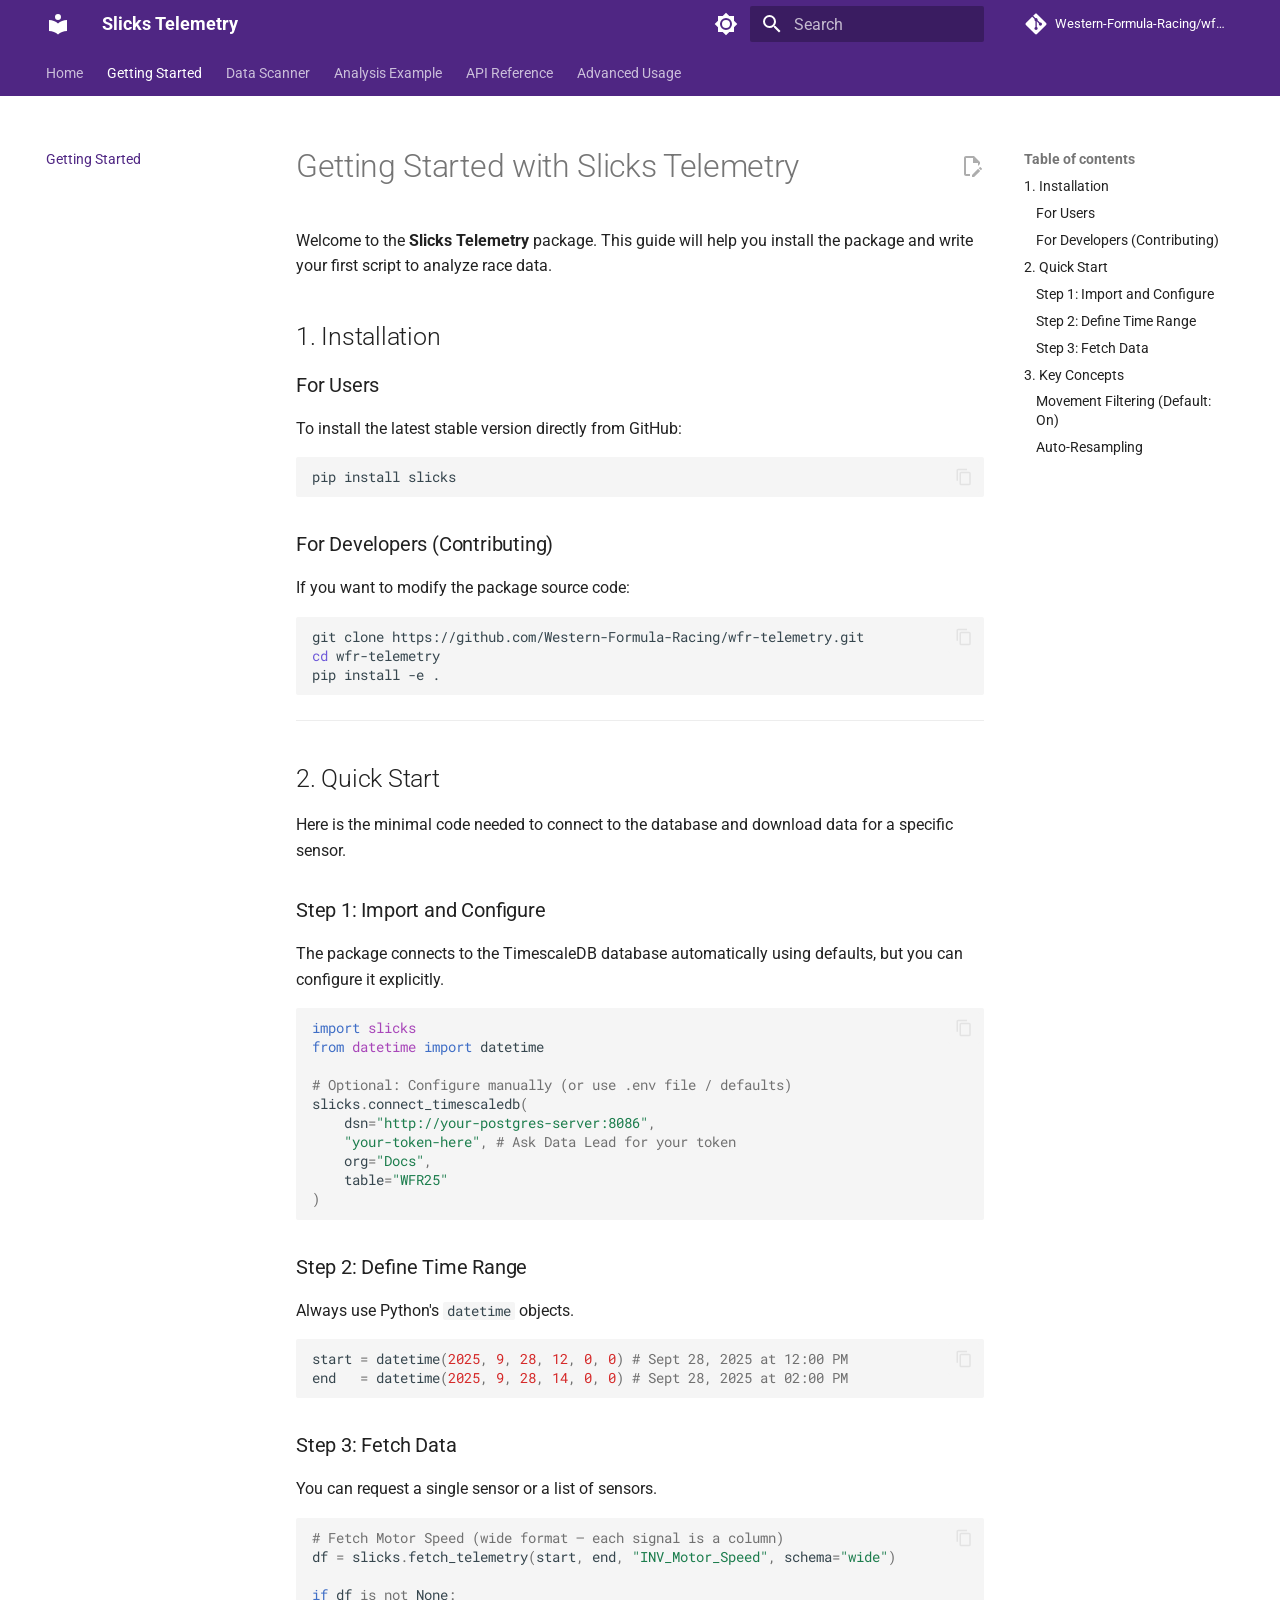
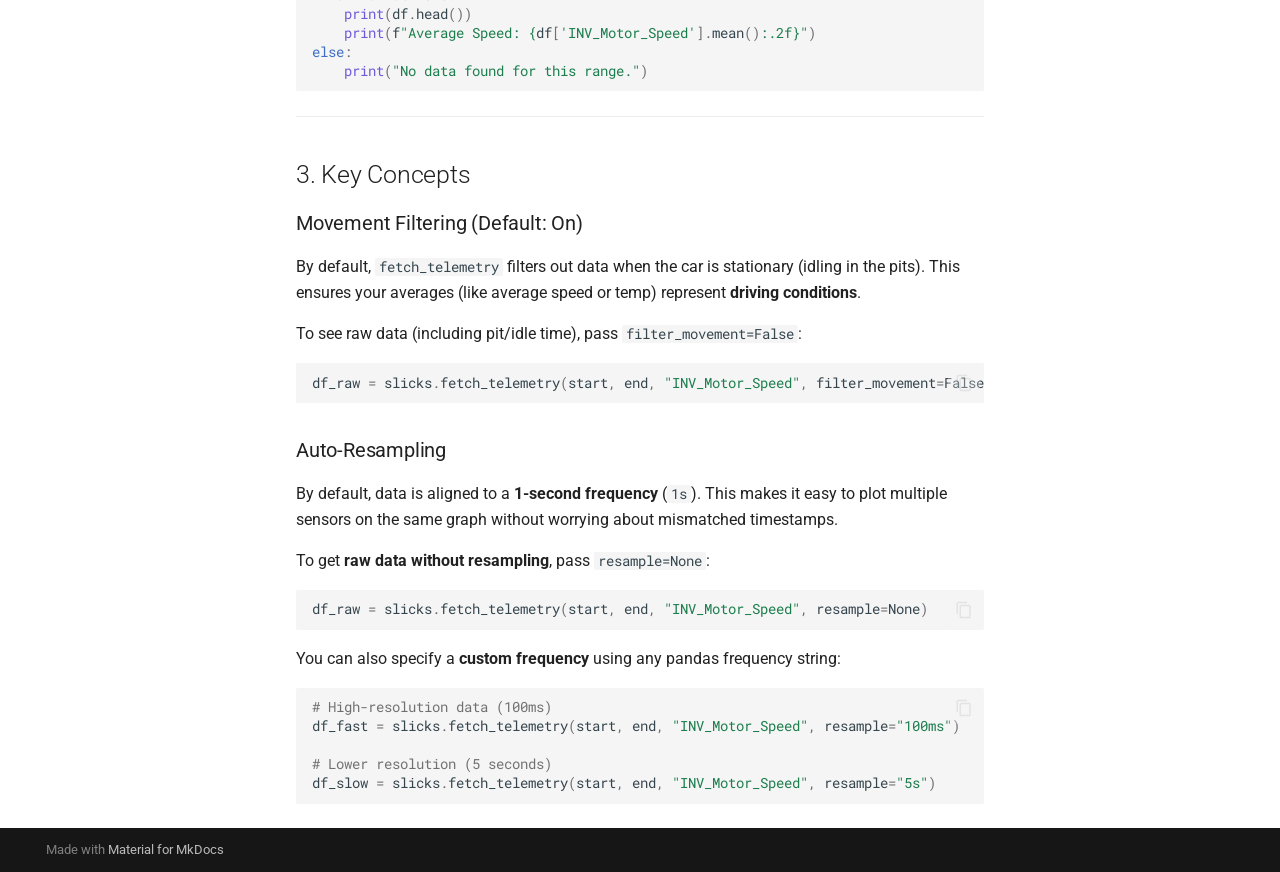
<file: getting_started/index.html>
<!doctype html>
<html lang="en" class="no-js">
  <head>
    
      <meta charset="utf-8">
      <meta name="viewport" content="width=device-width,initial-scale=1">
      
      
      
        <link rel="canonical" href="https://western-formula-racing.github.io/wfr-telemetry/getting_started/">
      
      
        <link rel="prev" href="..">
      
      
        <link rel="next" href="../scanner/">
      
      
        
      
      
      <link rel="icon" href="../assets/images/favicon.png">
      <meta name="generator" content="mkdocs-1.6.1, mkdocs-material-9.7.6">
    
    
      
        <title>Getting Started - Slicks Telemetry</title>
      
    
    
      <link rel="stylesheet" href="../assets/stylesheets/main.484c7ddc.min.css">
      
        
        <link rel="stylesheet" href="../assets/stylesheets/palette.ab4e12ef.min.css">
      
      


    
    
      
    
    
      
        
        
        <link rel="preconnect" href="https://fonts.gstatic.com" crossorigin>
        <link rel="stylesheet" href="https://fonts.googleapis.com/css?family=Roboto:300,300i,400,400i,700,700i%7CRoboto+Mono:400,400i,700,700i&display=fallback">
        <style>:root{--md-text-font:"Roboto";--md-code-font:"Roboto Mono"}</style>
      
    
    
      <link rel="stylesheet" href="../stylesheets/extra.css">
    
    <script>__md_scope=new URL("..",location),__md_hash=e=>[...e].reduce(((e,_)=>(e<<5)-e+_.charCodeAt(0)),0),__md_get=(e,_=localStorage,t=__md_scope)=>JSON.parse(_.getItem(t.pathname+"."+e)),__md_set=(e,_,t=localStorage,a=__md_scope)=>{try{t.setItem(a.pathname+"."+e,JSON.stringify(_))}catch(e){}}</script>
    
      

    
    
  </head>
  
  
    
    
      
    
    
    
    
    <body dir="ltr" data-md-color-scheme="default" data-md-color-primary="custom" data-md-color-accent="custom">
  
    
    <input class="md-toggle" data-md-toggle="drawer" type="checkbox" id="__drawer" autocomplete="off">
    <input class="md-toggle" data-md-toggle="search" type="checkbox" id="__search" autocomplete="off">
    <label class="md-overlay" for="__drawer"></label>
    <div data-md-component="skip">
      
        
        <a href="#getting-started-with-slicks-telemetry" class="md-skip">
          Skip to content
        </a>
      
    </div>
    <div data-md-component="announce">
      
    </div>
    
    
      

<header class="md-header" data-md-component="header">
  <nav class="md-header__inner md-grid" aria-label="Header">
    <a href=".." title="Slicks Telemetry" class="md-header__button md-logo" aria-label="Slicks Telemetry" data-md-component="logo">
      
  
  <svg xmlns="http://www.w3.org/2000/svg" viewBox="0 0 24 24"><path d="M12 8a3 3 0 0 0 3-3 3 3 0 0 0-3-3 3 3 0 0 0-3 3 3 3 0 0 0 3 3m0 3.54C9.64 9.35 6.5 8 3 8v11c3.5 0 6.64 1.35 9 3.54 2.36-2.19 5.5-3.54 9-3.54V8c-3.5 0-6.64 1.35-9 3.54"/></svg>

    </a>
    <label class="md-header__button md-icon" for="__drawer">
      
      <svg xmlns="http://www.w3.org/2000/svg" viewBox="0 0 24 24"><path d="M3 6h18v2H3zm0 5h18v2H3zm0 5h18v2H3z"/></svg>
    </label>
    <div class="md-header__title" data-md-component="header-title">
      <div class="md-header__ellipsis">
        <div class="md-header__topic">
          <span class="md-ellipsis">
            Slicks Telemetry
          </span>
        </div>
        <div class="md-header__topic" data-md-component="header-topic">
          <span class="md-ellipsis">
            
              Getting Started
            
          </span>
        </div>
      </div>
    </div>
    
      
        <form class="md-header__option" data-md-component="palette">
  
    
    
    
    <input class="md-option" data-md-color-media="" data-md-color-scheme="default" data-md-color-primary="custom" data-md-color-accent="custom"  aria-label="Switch to dark mode"  type="radio" name="__palette" id="__palette_0">
    
      <label class="md-header__button md-icon" title="Switch to dark mode" for="__palette_1" hidden>
        <svg xmlns="http://www.w3.org/2000/svg" viewBox="0 0 24 24"><path d="M12 8a4 4 0 0 0-4 4 4 4 0 0 0 4 4 4 4 0 0 0 4-4 4 4 0 0 0-4-4m0 10a6 6 0 0 1-6-6 6 6 0 0 1 6-6 6 6 0 0 1 6 6 6 6 0 0 1-6 6m8-9.31V4h-4.69L12 .69 8.69 4H4v4.69L.69 12 4 15.31V20h4.69L12 23.31 15.31 20H20v-4.69L23.31 12z"/></svg>
      </label>
    
  
    
    
    
    <input class="md-option" data-md-color-media="" data-md-color-scheme="slate" data-md-color-primary="custom" data-md-color-accent="custom"  aria-label="Switch to light mode"  type="radio" name="__palette" id="__palette_1">
    
      <label class="md-header__button md-icon" title="Switch to light mode" for="__palette_0" hidden>
        <svg xmlns="http://www.w3.org/2000/svg" viewBox="0 0 24 24"><path d="M12 18c-.89 0-1.74-.2-2.5-.55C11.56 16.5 13 14.42 13 12s-1.44-4.5-3.5-5.45C10.26 6.2 11.11 6 12 6a6 6 0 0 1 6 6 6 6 0 0 1-6 6m8-9.31V4h-4.69L12 .69 8.69 4H4v4.69L.69 12 4 15.31V20h4.69L12 23.31 15.31 20H20v-4.69L23.31 12z"/></svg>
      </label>
    
  
</form>
      
    
    
      <script>var palette=__md_get("__palette");if(palette&&palette.color){if("(prefers-color-scheme)"===palette.color.media){var media=matchMedia("(prefers-color-scheme: light)"),input=document.querySelector(media.matches?"[data-md-color-media='(prefers-color-scheme: light)']":"[data-md-color-media='(prefers-color-scheme: dark)']");palette.color.media=input.getAttribute("data-md-color-media"),palette.color.scheme=input.getAttribute("data-md-color-scheme"),palette.color.primary=input.getAttribute("data-md-color-primary"),palette.color.accent=input.getAttribute("data-md-color-accent")}for(var[key,value]of Object.entries(palette.color))document.body.setAttribute("data-md-color-"+key,value)}</script>
    
    
    
      
      
        <label class="md-header__button md-icon" for="__search">
          
          <svg xmlns="http://www.w3.org/2000/svg" viewBox="0 0 24 24"><path d="M9.5 3A6.5 6.5 0 0 1 16 9.5c0 1.61-.59 3.09-1.56 4.23l.27.27h.79l5 5-1.5 1.5-5-5v-.79l-.27-.27A6.52 6.52 0 0 1 9.5 16 6.5 6.5 0 0 1 3 9.5 6.5 6.5 0 0 1 9.5 3m0 2C7 5 5 7 5 9.5S7 14 9.5 14 14 12 14 9.5 12 5 9.5 5"/></svg>
        </label>
        <div class="md-search" data-md-component="search" role="dialog">
  <label class="md-search__overlay" for="__search"></label>
  <div class="md-search__inner" role="search">
    <form class="md-search__form" name="search">
      <input type="text" class="md-search__input" name="query" aria-label="Search" placeholder="Search" autocapitalize="off" autocorrect="off" autocomplete="off" spellcheck="false" data-md-component="search-query" required>
      <label class="md-search__icon md-icon" for="__search">
        
        <svg xmlns="http://www.w3.org/2000/svg" viewBox="0 0 24 24"><path d="M9.5 3A6.5 6.5 0 0 1 16 9.5c0 1.61-.59 3.09-1.56 4.23l.27.27h.79l5 5-1.5 1.5-5-5v-.79l-.27-.27A6.52 6.52 0 0 1 9.5 16 6.5 6.5 0 0 1 3 9.5 6.5 6.5 0 0 1 9.5 3m0 2C7 5 5 7 5 9.5S7 14 9.5 14 14 12 14 9.5 12 5 9.5 5"/></svg>
        
        <svg xmlns="http://www.w3.org/2000/svg" viewBox="0 0 24 24"><path d="M20 11v2H8l5.5 5.5-1.42 1.42L4.16 12l7.92-7.92L13.5 5.5 8 11z"/></svg>
      </label>
      <nav class="md-search__options" aria-label="Search">
        
        <button type="reset" class="md-search__icon md-icon" title="Clear" aria-label="Clear" tabindex="-1">
          
          <svg xmlns="http://www.w3.org/2000/svg" viewBox="0 0 24 24"><path d="M19 6.41 17.59 5 12 10.59 6.41 5 5 6.41 10.59 12 5 17.59 6.41 19 12 13.41 17.59 19 19 17.59 13.41 12z"/></svg>
        </button>
      </nav>
      
    </form>
    <div class="md-search__output">
      <div class="md-search__scrollwrap" tabindex="0" data-md-scrollfix>
        <div class="md-search-result" data-md-component="search-result">
          <div class="md-search-result__meta">
            Initializing search
          </div>
          <ol class="md-search-result__list" role="presentation"></ol>
        </div>
      </div>
    </div>
  </div>
</div>
      
    
    
      <div class="md-header__source">
        <a href="https://github.com/Western-Formula-Racing/wfr-telemetry" title="Go to repository" class="md-source" data-md-component="source">
  <div class="md-source__icon md-icon">
    
    <svg xmlns="http://www.w3.org/2000/svg" viewBox="0 0 448 512"><!--! Font Awesome Free 7.1.0 by @fontawesome - https://fontawesome.com License - https://fontawesome.com/license/free (Icons: CC BY 4.0, Fonts: SIL OFL 1.1, Code: MIT License) Copyright 2025 Fonticons, Inc.--><path d="M439.6 236.1 244 40.5c-5.4-5.5-12.8-8.5-20.4-8.5s-15 3-20.4 8.4L162.5 81l51.5 51.5c27.1-9.1 52.7 16.8 43.4 43.7l49.7 49.7c34.2-11.8 61.2 31 35.5 56.7-26.5 26.5-70.2-2.9-56-37.3L240.3 199v121.9c25.3 12.5 22.3 41.8 9.1 55-6.4 6.4-15.2 10.1-24.3 10.1s-17.8-3.6-24.3-10.1c-17.6-17.6-11.1-46.9 11.2-56v-123c-20.8-8.5-24.6-30.7-18.6-45L142.6 101 8.5 235.1C3 240.6 0 247.9 0 255.5s3 15 8.5 20.4l195.6 195.7c5.4 5.4 12.7 8.4 20.4 8.4s15-3 20.4-8.4l194.7-194.7c5.4-5.4 8.4-12.8 8.4-20.4s-3-15-8.4-20.4"/></svg>
  </div>
  <div class="md-source__repository">
    Western-Formula-Racing/wfr-telemetry
  </div>
</a>
      </div>
    
  </nav>
  
</header>
    
    <div class="md-container" data-md-component="container">
      
      
        
          
            
<nav class="md-tabs" aria-label="Tabs" data-md-component="tabs">
  <div class="md-grid">
    <ul class="md-tabs__list">
      
        
  
  
  
  
    <li class="md-tabs__item">
      <a href=".." class="md-tabs__link">
        
  
  
    
  
  Home

      </a>
    </li>
  

      
        
  
  
  
    
  
  
    <li class="md-tabs__item md-tabs__item--active">
      <a href="./" class="md-tabs__link">
        
  
  
    
  
  Getting Started

      </a>
    </li>
  

      
        
  
  
  
  
    <li class="md-tabs__item">
      <a href="../scanner/" class="md-tabs__link">
        
  
  
    
  
  Data Scanner

      </a>
    </li>
  

      
        
  
  
  
  
    <li class="md-tabs__item">
      <a href="../example_analysis/" class="md-tabs__link">
        
  
  
    
  
  Analysis Example

      </a>
    </li>
  

      
        
  
  
  
  
    <li class="md-tabs__item">
      <a href="../api_reference/" class="md-tabs__link">
        
  
  
    
  
  API Reference

      </a>
    </li>
  

      
        
  
  
  
  
    <li class="md-tabs__item">
      <a href="../advanced_usage/" class="md-tabs__link">
        
  
  
    
  
  Advanced Usage

      </a>
    </li>
  

      
    </ul>
  </div>
</nav>
          
        
      
      <main class="md-main" data-md-component="main">
        <div class="md-main__inner md-grid">
          
            
              
              <div class="md-sidebar md-sidebar--primary" data-md-component="sidebar" data-md-type="navigation" >
                <div class="md-sidebar__scrollwrap">
                  <div class="md-sidebar__inner">
                    


  


<nav class="md-nav md-nav--primary md-nav--lifted" aria-label="Navigation" data-md-level="0">
  <label class="md-nav__title" for="__drawer">
    <a href=".." title="Slicks Telemetry" class="md-nav__button md-logo" aria-label="Slicks Telemetry" data-md-component="logo">
      
  
  <svg xmlns="http://www.w3.org/2000/svg" viewBox="0 0 24 24"><path d="M12 8a3 3 0 0 0 3-3 3 3 0 0 0-3-3 3 3 0 0 0-3 3 3 3 0 0 0 3 3m0 3.54C9.64 9.35 6.5 8 3 8v11c3.5 0 6.64 1.35 9 3.54 2.36-2.19 5.5-3.54 9-3.54V8c-3.5 0-6.64 1.35-9 3.54"/></svg>

    </a>
    Slicks Telemetry
  </label>
  
    <div class="md-nav__source">
      <a href="https://github.com/Western-Formula-Racing/wfr-telemetry" title="Go to repository" class="md-source" data-md-component="source">
  <div class="md-source__icon md-icon">
    
    <svg xmlns="http://www.w3.org/2000/svg" viewBox="0 0 448 512"><!--! Font Awesome Free 7.1.0 by @fontawesome - https://fontawesome.com License - https://fontawesome.com/license/free (Icons: CC BY 4.0, Fonts: SIL OFL 1.1, Code: MIT License) Copyright 2025 Fonticons, Inc.--><path d="M439.6 236.1 244 40.5c-5.4-5.5-12.8-8.5-20.4-8.5s-15 3-20.4 8.4L162.5 81l51.5 51.5c27.1-9.1 52.7 16.8 43.4 43.7l49.7 49.7c34.2-11.8 61.2 31 35.5 56.7-26.5 26.5-70.2-2.9-56-37.3L240.3 199v121.9c25.3 12.5 22.3 41.8 9.1 55-6.4 6.4-15.2 10.1-24.3 10.1s-17.8-3.6-24.3-10.1c-17.6-17.6-11.1-46.9 11.2-56v-123c-20.8-8.5-24.6-30.7-18.6-45L142.6 101 8.5 235.1C3 240.6 0 247.9 0 255.5s3 15 8.5 20.4l195.6 195.7c5.4 5.4 12.7 8.4 20.4 8.4s15-3 20.4-8.4l194.7-194.7c5.4-5.4 8.4-12.8 8.4-20.4s-3-15-8.4-20.4"/></svg>
  </div>
  <div class="md-source__repository">
    Western-Formula-Racing/wfr-telemetry
  </div>
</a>
    </div>
  
  <ul class="md-nav__list" data-md-scrollfix>
    
      
      
  
  
  
  
    <li class="md-nav__item">
      <a href=".." class="md-nav__link">
        
  
  
  <span class="md-ellipsis">
    
  
    Home
  

    
  </span>
  
  

      </a>
    </li>
  

    
      
      
  
  
    
  
  
  
    <li class="md-nav__item md-nav__item--active">
      
      <input class="md-nav__toggle md-toggle" type="checkbox" id="__toc">
      
      
        
      
      
        <label class="md-nav__link md-nav__link--active" for="__toc">
          
  
  
  <span class="md-ellipsis">
    
  
    Getting Started
  

    
  </span>
  
  

          <span class="md-nav__icon md-icon"></span>
        </label>
      
      <a href="./" class="md-nav__link md-nav__link--active">
        
  
  
  <span class="md-ellipsis">
    
  
    Getting Started
  

    
  </span>
  
  

      </a>
      
        

<nav class="md-nav md-nav--secondary" aria-label="Table of contents">
  
  
  
    
  
  
    <label class="md-nav__title" for="__toc">
      <span class="md-nav__icon md-icon"></span>
      Table of contents
    </label>
    <ul class="md-nav__list" data-md-component="toc" data-md-scrollfix>
      
        <li class="md-nav__item">
  <a href="#1-installation" class="md-nav__link">
    <span class="md-ellipsis">
      
        1. Installation
      
    </span>
  </a>
  
    <nav class="md-nav" aria-label="1. Installation">
      <ul class="md-nav__list">
        
          <li class="md-nav__item">
  <a href="#for-users" class="md-nav__link">
    <span class="md-ellipsis">
      
        For Users
      
    </span>
  </a>
  
</li>
        
          <li class="md-nav__item">
  <a href="#for-developers-contributing" class="md-nav__link">
    <span class="md-ellipsis">
      
        For Developers (Contributing)
      
    </span>
  </a>
  
</li>
        
      </ul>
    </nav>
  
</li>
      
        <li class="md-nav__item">
  <a href="#2-quick-start" class="md-nav__link">
    <span class="md-ellipsis">
      
        2. Quick Start
      
    </span>
  </a>
  
    <nav class="md-nav" aria-label="2. Quick Start">
      <ul class="md-nav__list">
        
          <li class="md-nav__item">
  <a href="#step-1-import-and-configure" class="md-nav__link">
    <span class="md-ellipsis">
      
        Step 1: Import and Configure
      
    </span>
  </a>
  
</li>
        
          <li class="md-nav__item">
  <a href="#step-2-define-time-range" class="md-nav__link">
    <span class="md-ellipsis">
      
        Step 2: Define Time Range
      
    </span>
  </a>
  
</li>
        
          <li class="md-nav__item">
  <a href="#step-3-fetch-data" class="md-nav__link">
    <span class="md-ellipsis">
      
        Step 3: Fetch Data
      
    </span>
  </a>
  
</li>
        
      </ul>
    </nav>
  
</li>
      
        <li class="md-nav__item">
  <a href="#3-key-concepts" class="md-nav__link">
    <span class="md-ellipsis">
      
        3. Key Concepts
      
    </span>
  </a>
  
    <nav class="md-nav" aria-label="3. Key Concepts">
      <ul class="md-nav__list">
        
          <li class="md-nav__item">
  <a href="#movement-filtering-default-on" class="md-nav__link">
    <span class="md-ellipsis">
      
        Movement Filtering (Default: On)
      
    </span>
  </a>
  
</li>
        
          <li class="md-nav__item">
  <a href="#auto-resampling" class="md-nav__link">
    <span class="md-ellipsis">
      
        Auto-Resampling
      
    </span>
  </a>
  
</li>
        
      </ul>
    </nav>
  
</li>
      
    </ul>
  
</nav>
      
    </li>
  

    
      
      
  
  
  
  
    <li class="md-nav__item">
      <a href="../scanner/" class="md-nav__link">
        
  
  
  <span class="md-ellipsis">
    
  
    Data Scanner
  

    
  </span>
  
  

      </a>
    </li>
  

    
      
      
  
  
  
  
    <li class="md-nav__item">
      <a href="../example_analysis/" class="md-nav__link">
        
  
  
  <span class="md-ellipsis">
    
  
    Analysis Example
  

    
  </span>
  
  

      </a>
    </li>
  

    
      
      
  
  
  
  
    <li class="md-nav__item">
      <a href="../api_reference/" class="md-nav__link">
        
  
  
  <span class="md-ellipsis">
    
  
    API Reference
  

    
  </span>
  
  

      </a>
    </li>
  

    
      
      
  
  
  
  
    <li class="md-nav__item">
      <a href="../advanced_usage/" class="md-nav__link">
        
  
  
  <span class="md-ellipsis">
    
  
    Advanced Usage
  

    
  </span>
  
  

      </a>
    </li>
  

    
  </ul>
</nav>
                  </div>
                </div>
              </div>
            
            
              
              <div class="md-sidebar md-sidebar--secondary" data-md-component="sidebar" data-md-type="toc" >
                <div class="md-sidebar__scrollwrap">
                  <div class="md-sidebar__inner">
                    

<nav class="md-nav md-nav--secondary" aria-label="Table of contents">
  
  
  
    
  
  
    <label class="md-nav__title" for="__toc">
      <span class="md-nav__icon md-icon"></span>
      Table of contents
    </label>
    <ul class="md-nav__list" data-md-component="toc" data-md-scrollfix>
      
        <li class="md-nav__item">
  <a href="#1-installation" class="md-nav__link">
    <span class="md-ellipsis">
      
        1. Installation
      
    </span>
  </a>
  
    <nav class="md-nav" aria-label="1. Installation">
      <ul class="md-nav__list">
        
          <li class="md-nav__item">
  <a href="#for-users" class="md-nav__link">
    <span class="md-ellipsis">
      
        For Users
      
    </span>
  </a>
  
</li>
        
          <li class="md-nav__item">
  <a href="#for-developers-contributing" class="md-nav__link">
    <span class="md-ellipsis">
      
        For Developers (Contributing)
      
    </span>
  </a>
  
</li>
        
      </ul>
    </nav>
  
</li>
      
        <li class="md-nav__item">
  <a href="#2-quick-start" class="md-nav__link">
    <span class="md-ellipsis">
      
        2. Quick Start
      
    </span>
  </a>
  
    <nav class="md-nav" aria-label="2. Quick Start">
      <ul class="md-nav__list">
        
          <li class="md-nav__item">
  <a href="#step-1-import-and-configure" class="md-nav__link">
    <span class="md-ellipsis">
      
        Step 1: Import and Configure
      
    </span>
  </a>
  
</li>
        
          <li class="md-nav__item">
  <a href="#step-2-define-time-range" class="md-nav__link">
    <span class="md-ellipsis">
      
        Step 2: Define Time Range
      
    </span>
  </a>
  
</li>
        
          <li class="md-nav__item">
  <a href="#step-3-fetch-data" class="md-nav__link">
    <span class="md-ellipsis">
      
        Step 3: Fetch Data
      
    </span>
  </a>
  
</li>
        
      </ul>
    </nav>
  
</li>
      
        <li class="md-nav__item">
  <a href="#3-key-concepts" class="md-nav__link">
    <span class="md-ellipsis">
      
        3. Key Concepts
      
    </span>
  </a>
  
    <nav class="md-nav" aria-label="3. Key Concepts">
      <ul class="md-nav__list">
        
          <li class="md-nav__item">
  <a href="#movement-filtering-default-on" class="md-nav__link">
    <span class="md-ellipsis">
      
        Movement Filtering (Default: On)
      
    </span>
  </a>
  
</li>
        
          <li class="md-nav__item">
  <a href="#auto-resampling" class="md-nav__link">
    <span class="md-ellipsis">
      
        Auto-Resampling
      
    </span>
  </a>
  
</li>
        
      </ul>
    </nav>
  
</li>
      
    </ul>
  
</nav>
                  </div>
                </div>
              </div>
            
          
          
            <div class="md-content" data-md-component="content">
              
              <article class="md-content__inner md-typeset">
                
                  


  
    <a href="https://github.com/Western-Formula-Racing/wfr-telemetry/edit/master/docs/getting_started.md" title="Edit this page" class="md-content__button md-icon" rel="edit">
      
      <svg xmlns="http://www.w3.org/2000/svg" viewBox="0 0 24 24"><path d="M10 20H6V4h7v5h5v3.1l2-2V8l-6-6H6c-1.1 0-2 .9-2 2v16c0 1.1.9 2 2 2h4zm10.2-7c.1 0 .3.1.4.2l1.3 1.3c.2.2.2.6 0 .8l-1 1-2.1-2.1 1-1c.1-.1.2-.2.4-.2m0 3.9L14.1 23H12v-2.1l6.1-6.1z"/></svg>
    </a>
  
  


<h1 id="getting-started-with-slicks-telemetry">Getting Started with Slicks Telemetry</h1>
<p>Welcome to the <strong>Slicks Telemetry</strong> package. This guide will help you install the package and write your first script to analyze race data.</p>
<h2 id="1-installation">1. Installation</h2>
<h3 id="for-users">For Users</h3>
<p>To install the latest stable version directly from GitHub:</p>
<div class="language-bash highlight"><pre><span></span><code><span id="__span-0-1"><a id="__codelineno-0-1" name="__codelineno-0-1" href="#__codelineno-0-1"></a>pip<span class="w"> </span>install<span class="w"> </span>slicks
</span></code></pre></div>
<h3 id="for-developers-contributing">For Developers (Contributing)</h3>
<p>If you want to modify the package source code:</p>
<div class="language-bash highlight"><pre><span></span><code><span id="__span-1-1"><a id="__codelineno-1-1" name="__codelineno-1-1" href="#__codelineno-1-1"></a>git<span class="w"> </span>clone<span class="w"> </span>https://github.com/Western-Formula-Racing/wfr-telemetry.git
</span><span id="__span-1-2"><a id="__codelineno-1-2" name="__codelineno-1-2" href="#__codelineno-1-2"></a><span class="nb">cd</span><span class="w"> </span>wfr-telemetry
</span><span id="__span-1-3"><a id="__codelineno-1-3" name="__codelineno-1-3" href="#__codelineno-1-3"></a>pip<span class="w"> </span>install<span class="w"> </span>-e<span class="w"> </span>.
</span></code></pre></div>
<hr />
<h2 id="2-quick-start">2. Quick Start</h2>
<p>Here is the minimal code needed to connect to the database and download data for a specific sensor.</p>
<h3 id="step-1-import-and-configure">Step 1: Import and Configure</h3>
<p>The package connects to the TimescaleDB database automatically using defaults, but you can configure it explicitly.</p>
<div class="language-python highlight"><pre><span></span><code><span id="__span-2-1"><a id="__codelineno-2-1" name="__codelineno-2-1" href="#__codelineno-2-1"></a><span class="kn">import</span><span class="w"> </span><span class="nn">slicks</span>
</span><span id="__span-2-2"><a id="__codelineno-2-2" name="__codelineno-2-2" href="#__codelineno-2-2"></a><span class="kn">from</span><span class="w"> </span><span class="nn">datetime</span><span class="w"> </span><span class="kn">import</span> <span class="n">datetime</span>
</span><span id="__span-2-3"><a id="__codelineno-2-3" name="__codelineno-2-3" href="#__codelineno-2-3"></a>
</span><span id="__span-2-4"><a id="__codelineno-2-4" name="__codelineno-2-4" href="#__codelineno-2-4"></a><span class="c1"># Optional: Configure manually (or use .env file / defaults)</span>
</span><span id="__span-2-5"><a id="__codelineno-2-5" name="__codelineno-2-5" href="#__codelineno-2-5"></a><span class="n">slicks</span><span class="o">.</span><span class="n">connect_timescaledb</span><span class="p">(</span>
</span><span id="__span-2-6"><a id="__codelineno-2-6" name="__codelineno-2-6" href="#__codelineno-2-6"></a>    <span class="n">dsn</span><span class="o">=</span><span class="s2">&quot;http://your-postgres-server:8086&quot;</span><span class="p">,</span>
</span><span id="__span-2-7"><a id="__codelineno-2-7" name="__codelineno-2-7" href="#__codelineno-2-7"></a>    <span class="s2">&quot;your-token-here&quot;</span><span class="p">,</span> <span class="c1"># Ask Data Lead for your token</span>
</span><span id="__span-2-8"><a id="__codelineno-2-8" name="__codelineno-2-8" href="#__codelineno-2-8"></a>    <span class="n">org</span><span class="o">=</span><span class="s2">&quot;Docs&quot;</span><span class="p">,</span>
</span><span id="__span-2-9"><a id="__codelineno-2-9" name="__codelineno-2-9" href="#__codelineno-2-9"></a>    <span class="n">table</span><span class="o">=</span><span class="s2">&quot;WFR25&quot;</span>
</span><span id="__span-2-10"><a id="__codelineno-2-10" name="__codelineno-2-10" href="#__codelineno-2-10"></a><span class="p">)</span>
</span></code></pre></div>
<h3 id="step-2-define-time-range">Step 2: Define Time Range</h3>
<p>Always use Python's <code>datetime</code> objects.</p>
<div class="language-python highlight"><pre><span></span><code><span id="__span-3-1"><a id="__codelineno-3-1" name="__codelineno-3-1" href="#__codelineno-3-1"></a><span class="n">start</span> <span class="o">=</span> <span class="n">datetime</span><span class="p">(</span><span class="mi">2025</span><span class="p">,</span> <span class="mi">9</span><span class="p">,</span> <span class="mi">28</span><span class="p">,</span> <span class="mi">12</span><span class="p">,</span> <span class="mi">0</span><span class="p">,</span> <span class="mi">0</span><span class="p">)</span> <span class="c1"># Sept 28, 2025 at 12:00 PM</span>
</span><span id="__span-3-2"><a id="__codelineno-3-2" name="__codelineno-3-2" href="#__codelineno-3-2"></a><span class="n">end</span>   <span class="o">=</span> <span class="n">datetime</span><span class="p">(</span><span class="mi">2025</span><span class="p">,</span> <span class="mi">9</span><span class="p">,</span> <span class="mi">28</span><span class="p">,</span> <span class="mi">14</span><span class="p">,</span> <span class="mi">0</span><span class="p">,</span> <span class="mi">0</span><span class="p">)</span> <span class="c1"># Sept 28, 2025 at 02:00 PM</span>
</span></code></pre></div>
<h3 id="step-3-fetch-data">Step 3: Fetch Data</h3>
<p>You can request a single sensor or a list of sensors.</p>
<div class="language-python highlight"><pre><span></span><code><span id="__span-4-1"><a id="__codelineno-4-1" name="__codelineno-4-1" href="#__codelineno-4-1"></a><span class="c1"># Fetch Motor Speed (wide format — each signal is a column)</span>
</span><span id="__span-4-2"><a id="__codelineno-4-2" name="__codelineno-4-2" href="#__codelineno-4-2"></a><span class="n">df</span> <span class="o">=</span> <span class="n">slicks</span><span class="o">.</span><span class="n">fetch_telemetry</span><span class="p">(</span><span class="n">start</span><span class="p">,</span> <span class="n">end</span><span class="p">,</span> <span class="s2">&quot;INV_Motor_Speed&quot;</span><span class="p">,</span> <span class="n">schema</span><span class="o">=</span><span class="s2">&quot;wide&quot;</span><span class="p">)</span>
</span><span id="__span-4-3"><a id="__codelineno-4-3" name="__codelineno-4-3" href="#__codelineno-4-3"></a>
</span><span id="__span-4-4"><a id="__codelineno-4-4" name="__codelineno-4-4" href="#__codelineno-4-4"></a><span class="k">if</span> <span class="n">df</span> <span class="ow">is</span> <span class="ow">not</span> <span class="kc">None</span><span class="p">:</span>
</span><span id="__span-4-5"><a id="__codelineno-4-5" name="__codelineno-4-5" href="#__codelineno-4-5"></a>    <span class="nb">print</span><span class="p">(</span><span class="n">df</span><span class="o">.</span><span class="n">head</span><span class="p">())</span>
</span><span id="__span-4-6"><a id="__codelineno-4-6" name="__codelineno-4-6" href="#__codelineno-4-6"></a>    <span class="nb">print</span><span class="p">(</span><span class="sa">f</span><span class="s2">&quot;Average Speed: </span><span class="si">{</span><span class="n">df</span><span class="p">[</span><span class="s1">&#39;INV_Motor_Speed&#39;</span><span class="p">]</span><span class="o">.</span><span class="n">mean</span><span class="p">()</span><span class="si">:</span><span class="s2">.2f</span><span class="si">}</span><span class="s2">&quot;</span><span class="p">)</span>
</span><span id="__span-4-7"><a id="__codelineno-4-7" name="__codelineno-4-7" href="#__codelineno-4-7"></a><span class="k">else</span><span class="p">:</span>
</span><span id="__span-4-8"><a id="__codelineno-4-8" name="__codelineno-4-8" href="#__codelineno-4-8"></a>    <span class="nb">print</span><span class="p">(</span><span class="s2">&quot;No data found for this range.&quot;</span><span class="p">)</span>
</span></code></pre></div>
<hr />
<h2 id="3-key-concepts">3. Key Concepts</h2>
<h3 id="movement-filtering-default-on">Movement Filtering (Default: On)</h3>
<p>By default, <code>fetch_telemetry</code> filters out data when the car is stationary (idling in the pits). This ensures your averages (like average speed or temp) represent <strong>driving conditions</strong>.</p>
<p>To see raw data (including pit/idle time), pass <code>filter_movement=False</code>:</p>
<div class="language-python highlight"><pre><span></span><code><span id="__span-5-1"><a id="__codelineno-5-1" name="__codelineno-5-1" href="#__codelineno-5-1"></a><span class="n">df_raw</span> <span class="o">=</span> <span class="n">slicks</span><span class="o">.</span><span class="n">fetch_telemetry</span><span class="p">(</span><span class="n">start</span><span class="p">,</span> <span class="n">end</span><span class="p">,</span> <span class="s2">&quot;INV_Motor_Speed&quot;</span><span class="p">,</span> <span class="n">filter_movement</span><span class="o">=</span><span class="kc">False</span><span class="p">)</span>
</span></code></pre></div>
<h3 id="auto-resampling">Auto-Resampling</h3>
<p>By default, data is aligned to a <strong>1-second frequency</strong> (<code>1s</code>). This makes it easy to plot multiple sensors on the same graph without worrying about mismatched timestamps.</p>
<p>To get <strong>raw data without resampling</strong>, pass <code>resample=None</code>:</p>
<div class="language-python highlight"><pre><span></span><code><span id="__span-6-1"><a id="__codelineno-6-1" name="__codelineno-6-1" href="#__codelineno-6-1"></a><span class="n">df_raw</span> <span class="o">=</span> <span class="n">slicks</span><span class="o">.</span><span class="n">fetch_telemetry</span><span class="p">(</span><span class="n">start</span><span class="p">,</span> <span class="n">end</span><span class="p">,</span> <span class="s2">&quot;INV_Motor_Speed&quot;</span><span class="p">,</span> <span class="n">resample</span><span class="o">=</span><span class="kc">None</span><span class="p">)</span>
</span></code></pre></div>
<p>You can also specify a <strong>custom frequency</strong> using any pandas frequency string:</p>
<div class="language-python highlight"><pre><span></span><code><span id="__span-7-1"><a id="__codelineno-7-1" name="__codelineno-7-1" href="#__codelineno-7-1"></a><span class="c1"># High-resolution data (100ms)</span>
</span><span id="__span-7-2"><a id="__codelineno-7-2" name="__codelineno-7-2" href="#__codelineno-7-2"></a><span class="n">df_fast</span> <span class="o">=</span> <span class="n">slicks</span><span class="o">.</span><span class="n">fetch_telemetry</span><span class="p">(</span><span class="n">start</span><span class="p">,</span> <span class="n">end</span><span class="p">,</span> <span class="s2">&quot;INV_Motor_Speed&quot;</span><span class="p">,</span> <span class="n">resample</span><span class="o">=</span><span class="s2">&quot;100ms&quot;</span><span class="p">)</span>
</span><span id="__span-7-3"><a id="__codelineno-7-3" name="__codelineno-7-3" href="#__codelineno-7-3"></a>
</span><span id="__span-7-4"><a id="__codelineno-7-4" name="__codelineno-7-4" href="#__codelineno-7-4"></a><span class="c1"># Lower resolution (5 seconds)</span>
</span><span id="__span-7-5"><a id="__codelineno-7-5" name="__codelineno-7-5" href="#__codelineno-7-5"></a><span class="n">df_slow</span> <span class="o">=</span> <span class="n">slicks</span><span class="o">.</span><span class="n">fetch_telemetry</span><span class="p">(</span><span class="n">start</span><span class="p">,</span> <span class="n">end</span><span class="p">,</span> <span class="s2">&quot;INV_Motor_Speed&quot;</span><span class="p">,</span> <span class="n">resample</span><span class="o">=</span><span class="s2">&quot;5s&quot;</span><span class="p">)</span>
</span></code></pre></div>












                
              </article>
            </div>
          
          
<script>var target=document.getElementById(location.hash.slice(1));target&&target.name&&(target.checked=target.name.startsWith("__tabbed_"))</script>
        </div>
        
      </main>
      
        <footer class="md-footer">
  
  <div class="md-footer-meta md-typeset">
    <div class="md-footer-meta__inner md-grid">
      <div class="md-copyright">
  
  
    Made with
    <a href="https://squidfunk.github.io/mkdocs-material/" target="_blank" rel="noopener">
      Material for MkDocs
    </a>
  
</div>
      
    </div>
  </div>
</footer>
      
    </div>
    <div class="md-dialog" data-md-component="dialog">
      <div class="md-dialog__inner md-typeset"></div>
    </div>
    
    
    
      
      
      <script id="__config" type="application/json">{"annotate": null, "base": "..", "features": ["navigation.tabs", "navigation.sections", "content.code.copy", "content.action.edit"], "search": "../assets/javascripts/workers/search.2c215733.min.js", "tags": null, "translations": {"clipboard.copied": "Copied to clipboard", "clipboard.copy": "Copy to clipboard", "search.result.more.one": "1 more on this page", "search.result.more.other": "# more on this page", "search.result.none": "No matching documents", "search.result.one": "1 matching document", "search.result.other": "# matching documents", "search.result.placeholder": "Type to start searching", "search.result.term.missing": "Missing", "select.version": "Select version"}, "version": null}</script>
    
    
      <script src="../assets/javascripts/bundle.79ae519e.min.js"></script>
      
    
  </body>
</html>
</file>
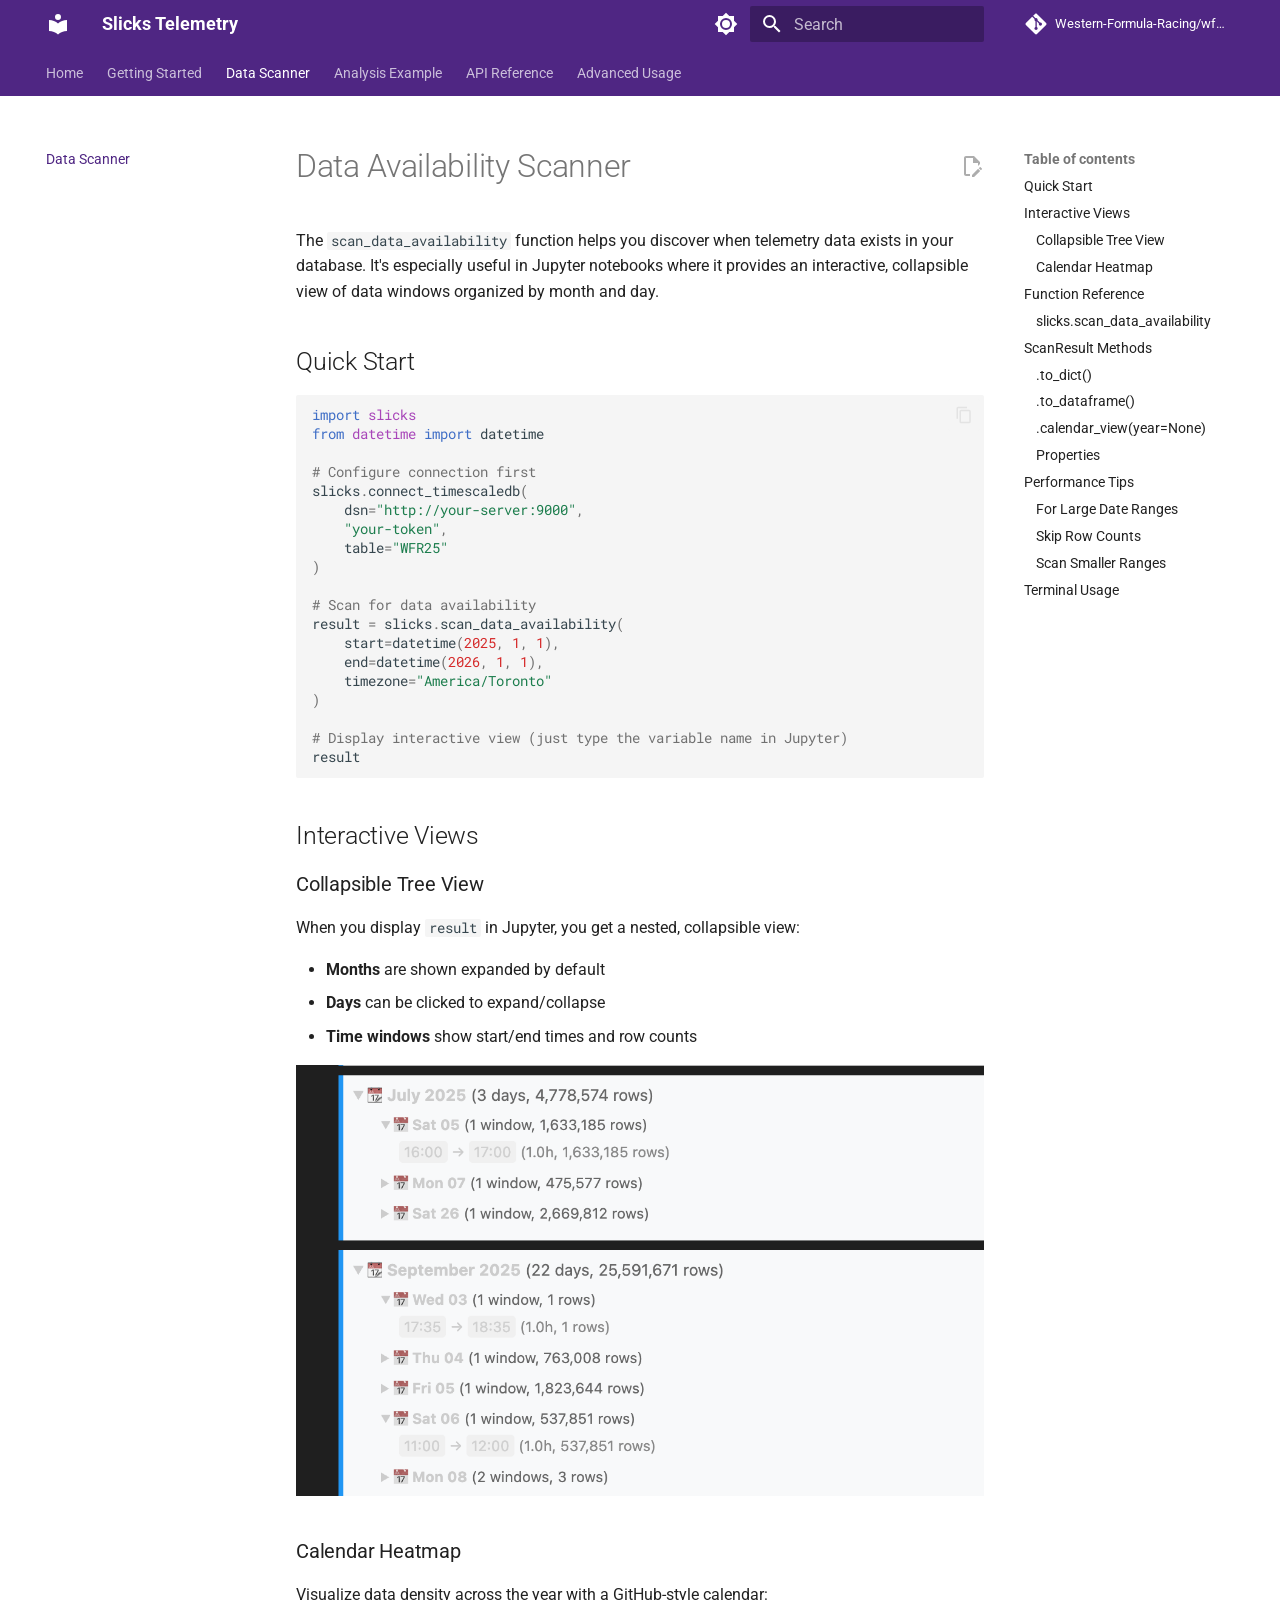
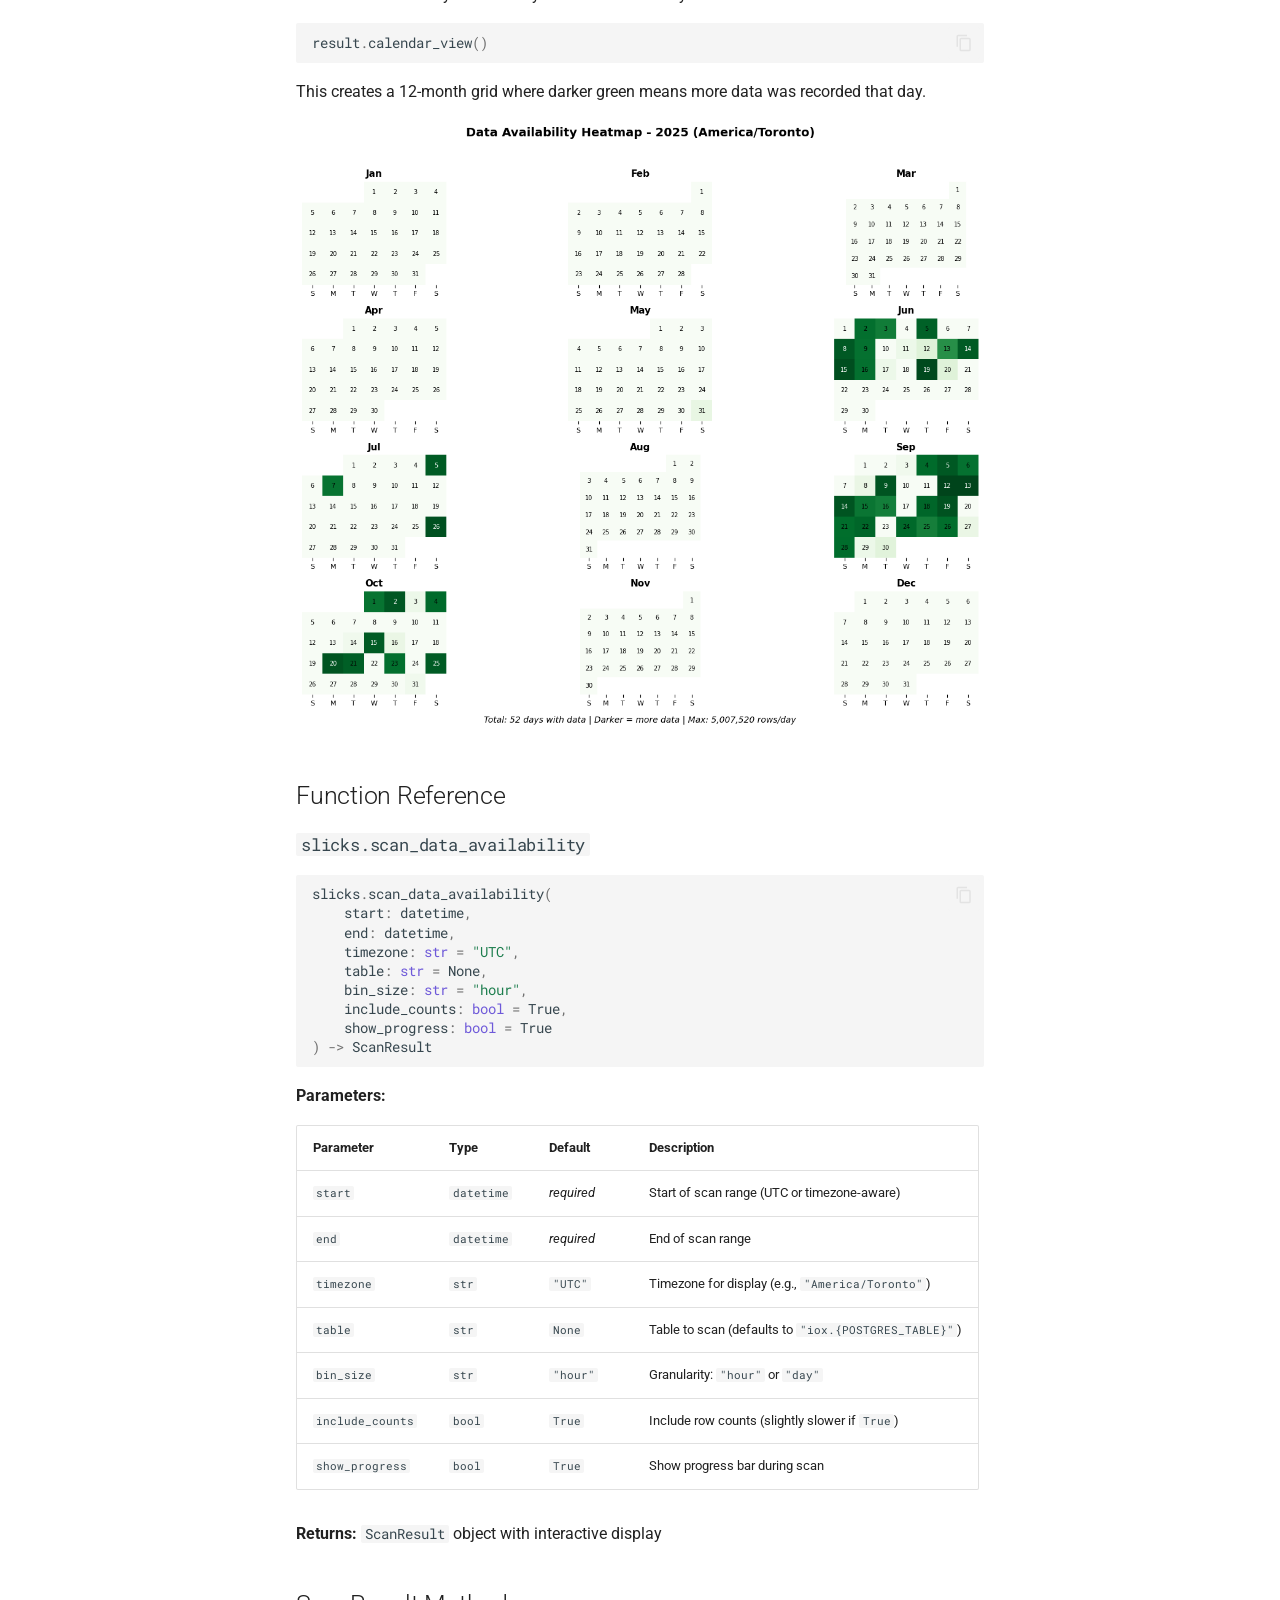
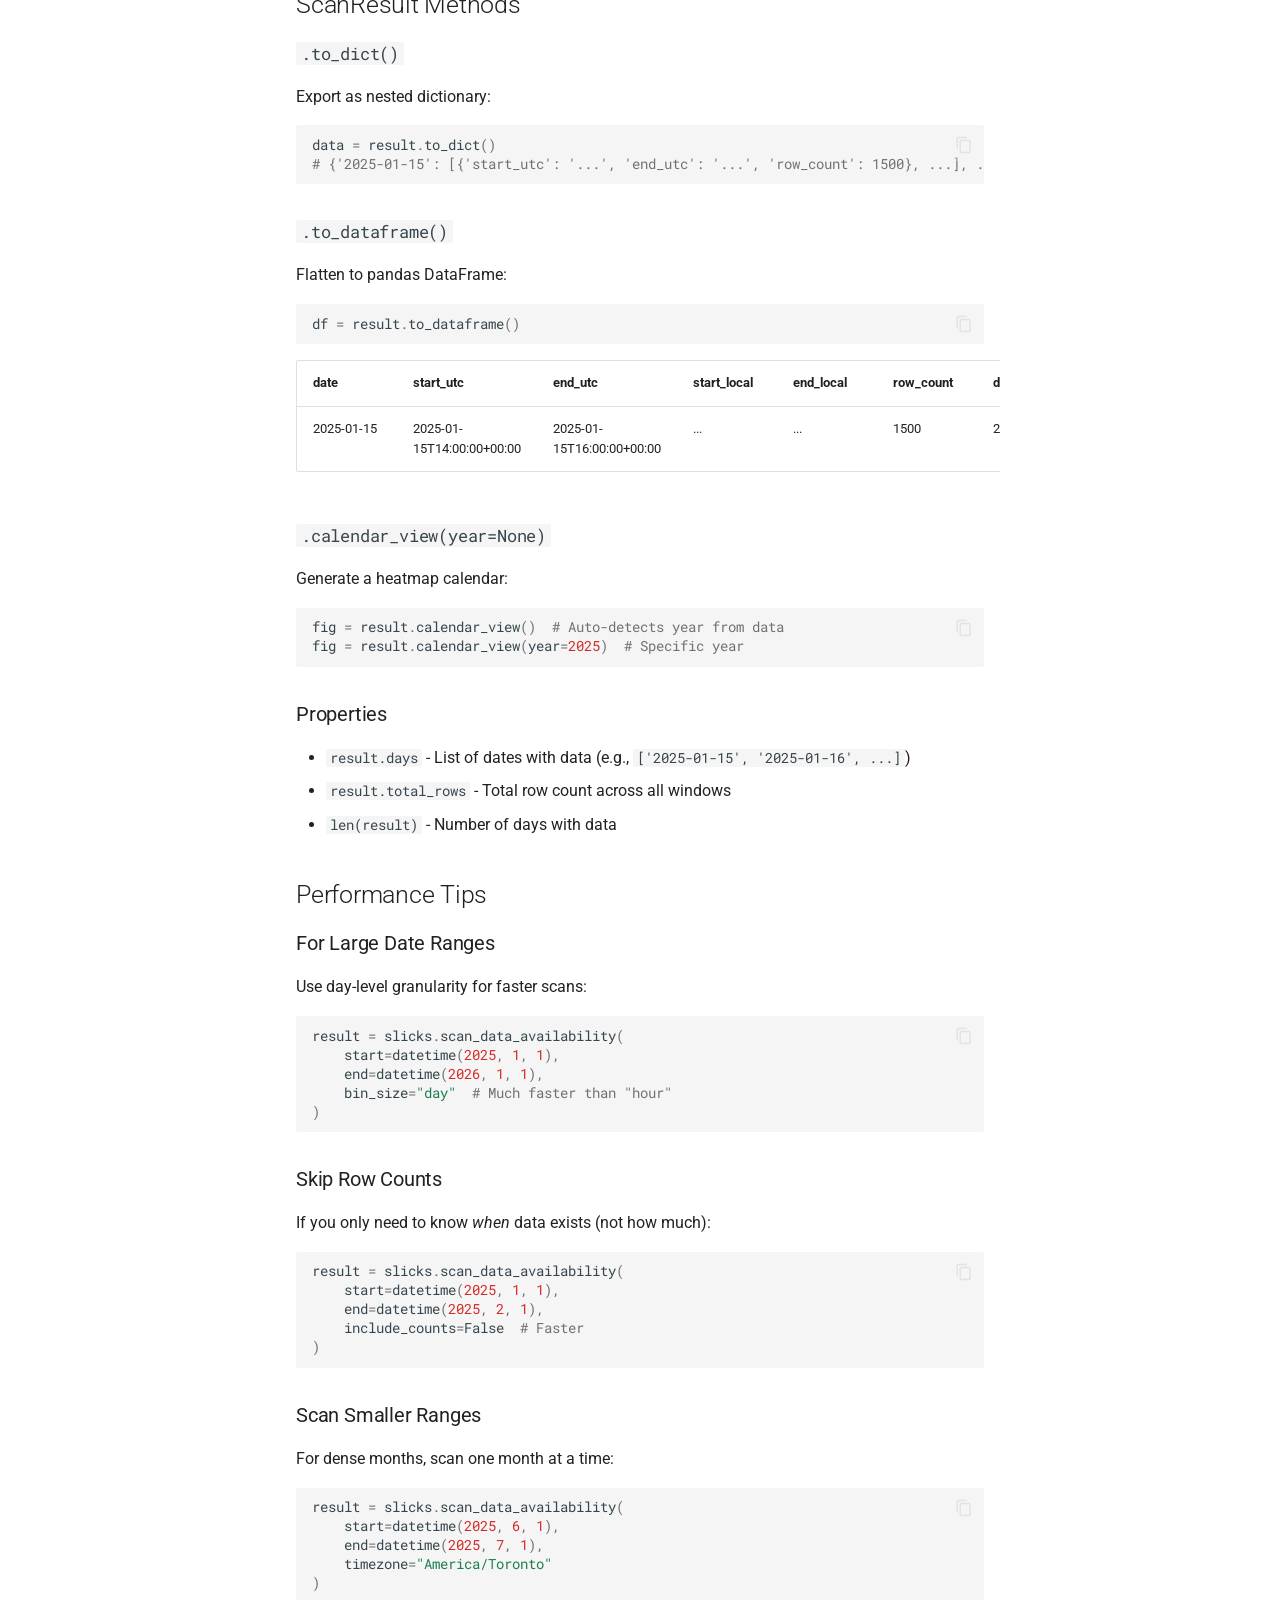
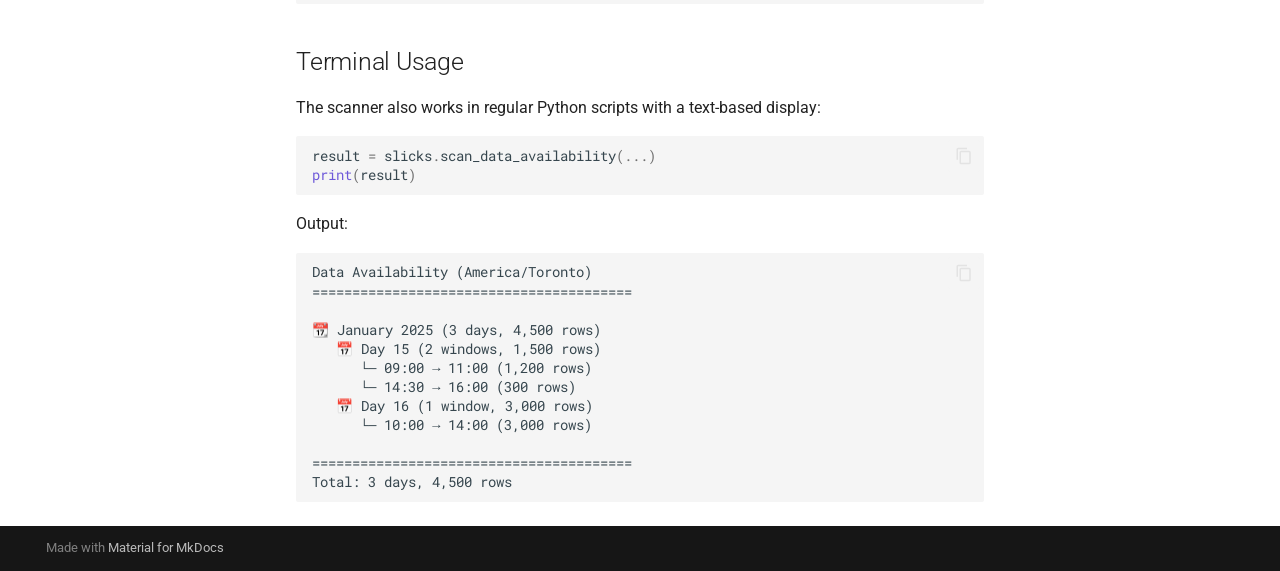
<file: scanner/index.html>
<!doctype html>
<html lang="en" class="no-js">
  <head>
    
      <meta charset="utf-8">
      <meta name="viewport" content="width=device-width,initial-scale=1">
      
      
      
        <link rel="canonical" href="https://western-formula-racing.github.io/wfr-telemetry/scanner/">
      
      
        <link rel="prev" href="../getting_started/">
      
      
        <link rel="next" href="../example_analysis/">
      
      
        
      
      
      <link rel="icon" href="../assets/images/favicon.png">
      <meta name="generator" content="mkdocs-1.6.1, mkdocs-material-9.7.6">
    
    
      
        <title>Data Scanner - Slicks Telemetry</title>
      
    
    
      <link rel="stylesheet" href="../assets/stylesheets/main.484c7ddc.min.css">
      
        
        <link rel="stylesheet" href="../assets/stylesheets/palette.ab4e12ef.min.css">
      
      


    
    
      
    
    
      
        
        
        <link rel="preconnect" href="https://fonts.gstatic.com" crossorigin>
        <link rel="stylesheet" href="https://fonts.googleapis.com/css?family=Roboto:300,300i,400,400i,700,700i%7CRoboto+Mono:400,400i,700,700i&display=fallback">
        <style>:root{--md-text-font:"Roboto";--md-code-font:"Roboto Mono"}</style>
      
    
    
      <link rel="stylesheet" href="../stylesheets/extra.css">
    
    <script>__md_scope=new URL("..",location),__md_hash=e=>[...e].reduce(((e,_)=>(e<<5)-e+_.charCodeAt(0)),0),__md_get=(e,_=localStorage,t=__md_scope)=>JSON.parse(_.getItem(t.pathname+"."+e)),__md_set=(e,_,t=localStorage,a=__md_scope)=>{try{t.setItem(a.pathname+"."+e,JSON.stringify(_))}catch(e){}}</script>
    
      

    
    
  </head>
  
  
    
    
      
    
    
    
    
    <body dir="ltr" data-md-color-scheme="default" data-md-color-primary="custom" data-md-color-accent="custom">
  
    
    <input class="md-toggle" data-md-toggle="drawer" type="checkbox" id="__drawer" autocomplete="off">
    <input class="md-toggle" data-md-toggle="search" type="checkbox" id="__search" autocomplete="off">
    <label class="md-overlay" for="__drawer"></label>
    <div data-md-component="skip">
      
        
        <a href="#data-availability-scanner" class="md-skip">
          Skip to content
        </a>
      
    </div>
    <div data-md-component="announce">
      
    </div>
    
    
      

<header class="md-header" data-md-component="header">
  <nav class="md-header__inner md-grid" aria-label="Header">
    <a href=".." title="Slicks Telemetry" class="md-header__button md-logo" aria-label="Slicks Telemetry" data-md-component="logo">
      
  
  <svg xmlns="http://www.w3.org/2000/svg" viewBox="0 0 24 24"><path d="M12 8a3 3 0 0 0 3-3 3 3 0 0 0-3-3 3 3 0 0 0-3 3 3 3 0 0 0 3 3m0 3.54C9.64 9.35 6.5 8 3 8v11c3.5 0 6.64 1.35 9 3.54 2.36-2.19 5.5-3.54 9-3.54V8c-3.5 0-6.64 1.35-9 3.54"/></svg>

    </a>
    <label class="md-header__button md-icon" for="__drawer">
      
      <svg xmlns="http://www.w3.org/2000/svg" viewBox="0 0 24 24"><path d="M3 6h18v2H3zm0 5h18v2H3zm0 5h18v2H3z"/></svg>
    </label>
    <div class="md-header__title" data-md-component="header-title">
      <div class="md-header__ellipsis">
        <div class="md-header__topic">
          <span class="md-ellipsis">
            Slicks Telemetry
          </span>
        </div>
        <div class="md-header__topic" data-md-component="header-topic">
          <span class="md-ellipsis">
            
              Data Scanner
            
          </span>
        </div>
      </div>
    </div>
    
      
        <form class="md-header__option" data-md-component="palette">
  
    
    
    
    <input class="md-option" data-md-color-media="" data-md-color-scheme="default" data-md-color-primary="custom" data-md-color-accent="custom"  aria-label="Switch to dark mode"  type="radio" name="__palette" id="__palette_0">
    
      <label class="md-header__button md-icon" title="Switch to dark mode" for="__palette_1" hidden>
        <svg xmlns="http://www.w3.org/2000/svg" viewBox="0 0 24 24"><path d="M12 8a4 4 0 0 0-4 4 4 4 0 0 0 4 4 4 4 0 0 0 4-4 4 4 0 0 0-4-4m0 10a6 6 0 0 1-6-6 6 6 0 0 1 6-6 6 6 0 0 1 6 6 6 6 0 0 1-6 6m8-9.31V4h-4.69L12 .69 8.69 4H4v4.69L.69 12 4 15.31V20h4.69L12 23.31 15.31 20H20v-4.69L23.31 12z"/></svg>
      </label>
    
  
    
    
    
    <input class="md-option" data-md-color-media="" data-md-color-scheme="slate" data-md-color-primary="custom" data-md-color-accent="custom"  aria-label="Switch to light mode"  type="radio" name="__palette" id="__palette_1">
    
      <label class="md-header__button md-icon" title="Switch to light mode" for="__palette_0" hidden>
        <svg xmlns="http://www.w3.org/2000/svg" viewBox="0 0 24 24"><path d="M12 18c-.89 0-1.74-.2-2.5-.55C11.56 16.5 13 14.42 13 12s-1.44-4.5-3.5-5.45C10.26 6.2 11.11 6 12 6a6 6 0 0 1 6 6 6 6 0 0 1-6 6m8-9.31V4h-4.69L12 .69 8.69 4H4v4.69L.69 12 4 15.31V20h4.69L12 23.31 15.31 20H20v-4.69L23.31 12z"/></svg>
      </label>
    
  
</form>
      
    
    
      <script>var palette=__md_get("__palette");if(palette&&palette.color){if("(prefers-color-scheme)"===palette.color.media){var media=matchMedia("(prefers-color-scheme: light)"),input=document.querySelector(media.matches?"[data-md-color-media='(prefers-color-scheme: light)']":"[data-md-color-media='(prefers-color-scheme: dark)']");palette.color.media=input.getAttribute("data-md-color-media"),palette.color.scheme=input.getAttribute("data-md-color-scheme"),palette.color.primary=input.getAttribute("data-md-color-primary"),palette.color.accent=input.getAttribute("data-md-color-accent")}for(var[key,value]of Object.entries(palette.color))document.body.setAttribute("data-md-color-"+key,value)}</script>
    
    
    
      
      
        <label class="md-header__button md-icon" for="__search">
          
          <svg xmlns="http://www.w3.org/2000/svg" viewBox="0 0 24 24"><path d="M9.5 3A6.5 6.5 0 0 1 16 9.5c0 1.61-.59 3.09-1.56 4.23l.27.27h.79l5 5-1.5 1.5-5-5v-.79l-.27-.27A6.52 6.52 0 0 1 9.5 16 6.5 6.5 0 0 1 3 9.5 6.5 6.5 0 0 1 9.5 3m0 2C7 5 5 7 5 9.5S7 14 9.5 14 14 12 14 9.5 12 5 9.5 5"/></svg>
        </label>
        <div class="md-search" data-md-component="search" role="dialog">
  <label class="md-search__overlay" for="__search"></label>
  <div class="md-search__inner" role="search">
    <form class="md-search__form" name="search">
      <input type="text" class="md-search__input" name="query" aria-label="Search" placeholder="Search" autocapitalize="off" autocorrect="off" autocomplete="off" spellcheck="false" data-md-component="search-query" required>
      <label class="md-search__icon md-icon" for="__search">
        
        <svg xmlns="http://www.w3.org/2000/svg" viewBox="0 0 24 24"><path d="M9.5 3A6.5 6.5 0 0 1 16 9.5c0 1.61-.59 3.09-1.56 4.23l.27.27h.79l5 5-1.5 1.5-5-5v-.79l-.27-.27A6.52 6.52 0 0 1 9.5 16 6.5 6.5 0 0 1 3 9.5 6.5 6.5 0 0 1 9.5 3m0 2C7 5 5 7 5 9.5S7 14 9.5 14 14 12 14 9.5 12 5 9.5 5"/></svg>
        
        <svg xmlns="http://www.w3.org/2000/svg" viewBox="0 0 24 24"><path d="M20 11v2H8l5.5 5.5-1.42 1.42L4.16 12l7.92-7.92L13.5 5.5 8 11z"/></svg>
      </label>
      <nav class="md-search__options" aria-label="Search">
        
        <button type="reset" class="md-search__icon md-icon" title="Clear" aria-label="Clear" tabindex="-1">
          
          <svg xmlns="http://www.w3.org/2000/svg" viewBox="0 0 24 24"><path d="M19 6.41 17.59 5 12 10.59 6.41 5 5 6.41 10.59 12 5 17.59 6.41 19 12 13.41 17.59 19 19 17.59 13.41 12z"/></svg>
        </button>
      </nav>
      
    </form>
    <div class="md-search__output">
      <div class="md-search__scrollwrap" tabindex="0" data-md-scrollfix>
        <div class="md-search-result" data-md-component="search-result">
          <div class="md-search-result__meta">
            Initializing search
          </div>
          <ol class="md-search-result__list" role="presentation"></ol>
        </div>
      </div>
    </div>
  </div>
</div>
      
    
    
      <div class="md-header__source">
        <a href="https://github.com/Western-Formula-Racing/wfr-telemetry" title="Go to repository" class="md-source" data-md-component="source">
  <div class="md-source__icon md-icon">
    
    <svg xmlns="http://www.w3.org/2000/svg" viewBox="0 0 448 512"><!--! Font Awesome Free 7.1.0 by @fontawesome - https://fontawesome.com License - https://fontawesome.com/license/free (Icons: CC BY 4.0, Fonts: SIL OFL 1.1, Code: MIT License) Copyright 2025 Fonticons, Inc.--><path d="M439.6 236.1 244 40.5c-5.4-5.5-12.8-8.5-20.4-8.5s-15 3-20.4 8.4L162.5 81l51.5 51.5c27.1-9.1 52.7 16.8 43.4 43.7l49.7 49.7c34.2-11.8 61.2 31 35.5 56.7-26.5 26.5-70.2-2.9-56-37.3L240.3 199v121.9c25.3 12.5 22.3 41.8 9.1 55-6.4 6.4-15.2 10.1-24.3 10.1s-17.8-3.6-24.3-10.1c-17.6-17.6-11.1-46.9 11.2-56v-123c-20.8-8.5-24.6-30.7-18.6-45L142.6 101 8.5 235.1C3 240.6 0 247.9 0 255.5s3 15 8.5 20.4l195.6 195.7c5.4 5.4 12.7 8.4 20.4 8.4s15-3 20.4-8.4l194.7-194.7c5.4-5.4 8.4-12.8 8.4-20.4s-3-15-8.4-20.4"/></svg>
  </div>
  <div class="md-source__repository">
    Western-Formula-Racing/wfr-telemetry
  </div>
</a>
      </div>
    
  </nav>
  
</header>
    
    <div class="md-container" data-md-component="container">
      
      
        
          
            
<nav class="md-tabs" aria-label="Tabs" data-md-component="tabs">
  <div class="md-grid">
    <ul class="md-tabs__list">
      
        
  
  
  
  
    <li class="md-tabs__item">
      <a href=".." class="md-tabs__link">
        
  
  
    
  
  Home

      </a>
    </li>
  

      
        
  
  
  
  
    <li class="md-tabs__item">
      <a href="../getting_started/" class="md-tabs__link">
        
  
  
    
  
  Getting Started

      </a>
    </li>
  

      
        
  
  
  
    
  
  
    <li class="md-tabs__item md-tabs__item--active">
      <a href="./" class="md-tabs__link">
        
  
  
    
  
  Data Scanner

      </a>
    </li>
  

      
        
  
  
  
  
    <li class="md-tabs__item">
      <a href="../example_analysis/" class="md-tabs__link">
        
  
  
    
  
  Analysis Example

      </a>
    </li>
  

      
        
  
  
  
  
    <li class="md-tabs__item">
      <a href="../api_reference/" class="md-tabs__link">
        
  
  
    
  
  API Reference

      </a>
    </li>
  

      
        
  
  
  
  
    <li class="md-tabs__item">
      <a href="../advanced_usage/" class="md-tabs__link">
        
  
  
    
  
  Advanced Usage

      </a>
    </li>
  

      
    </ul>
  </div>
</nav>
          
        
      
      <main class="md-main" data-md-component="main">
        <div class="md-main__inner md-grid">
          
            
              
              <div class="md-sidebar md-sidebar--primary" data-md-component="sidebar" data-md-type="navigation" >
                <div class="md-sidebar__scrollwrap">
                  <div class="md-sidebar__inner">
                    


  


<nav class="md-nav md-nav--primary md-nav--lifted" aria-label="Navigation" data-md-level="0">
  <label class="md-nav__title" for="__drawer">
    <a href=".." title="Slicks Telemetry" class="md-nav__button md-logo" aria-label="Slicks Telemetry" data-md-component="logo">
      
  
  <svg xmlns="http://www.w3.org/2000/svg" viewBox="0 0 24 24"><path d="M12 8a3 3 0 0 0 3-3 3 3 0 0 0-3-3 3 3 0 0 0-3 3 3 3 0 0 0 3 3m0 3.54C9.64 9.35 6.5 8 3 8v11c3.5 0 6.64 1.35 9 3.54 2.36-2.19 5.5-3.54 9-3.54V8c-3.5 0-6.64 1.35-9 3.54"/></svg>

    </a>
    Slicks Telemetry
  </label>
  
    <div class="md-nav__source">
      <a href="https://github.com/Western-Formula-Racing/wfr-telemetry" title="Go to repository" class="md-source" data-md-component="source">
  <div class="md-source__icon md-icon">
    
    <svg xmlns="http://www.w3.org/2000/svg" viewBox="0 0 448 512"><!--! Font Awesome Free 7.1.0 by @fontawesome - https://fontawesome.com License - https://fontawesome.com/license/free (Icons: CC BY 4.0, Fonts: SIL OFL 1.1, Code: MIT License) Copyright 2025 Fonticons, Inc.--><path d="M439.6 236.1 244 40.5c-5.4-5.5-12.8-8.5-20.4-8.5s-15 3-20.4 8.4L162.5 81l51.5 51.5c27.1-9.1 52.7 16.8 43.4 43.7l49.7 49.7c34.2-11.8 61.2 31 35.5 56.7-26.5 26.5-70.2-2.9-56-37.3L240.3 199v121.9c25.3 12.5 22.3 41.8 9.1 55-6.4 6.4-15.2 10.1-24.3 10.1s-17.8-3.6-24.3-10.1c-17.6-17.6-11.1-46.9 11.2-56v-123c-20.8-8.5-24.6-30.7-18.6-45L142.6 101 8.5 235.1C3 240.6 0 247.9 0 255.5s3 15 8.5 20.4l195.6 195.7c5.4 5.4 12.7 8.4 20.4 8.4s15-3 20.4-8.4l194.7-194.7c5.4-5.4 8.4-12.8 8.4-20.4s-3-15-8.4-20.4"/></svg>
  </div>
  <div class="md-source__repository">
    Western-Formula-Racing/wfr-telemetry
  </div>
</a>
    </div>
  
  <ul class="md-nav__list" data-md-scrollfix>
    
      
      
  
  
  
  
    <li class="md-nav__item">
      <a href=".." class="md-nav__link">
        
  
  
  <span class="md-ellipsis">
    
  
    Home
  

    
  </span>
  
  

      </a>
    </li>
  

    
      
      
  
  
  
  
    <li class="md-nav__item">
      <a href="../getting_started/" class="md-nav__link">
        
  
  
  <span class="md-ellipsis">
    
  
    Getting Started
  

    
  </span>
  
  

      </a>
    </li>
  

    
      
      
  
  
    
  
  
  
    <li class="md-nav__item md-nav__item--active">
      
      <input class="md-nav__toggle md-toggle" type="checkbox" id="__toc">
      
      
        
      
      
        <label class="md-nav__link md-nav__link--active" for="__toc">
          
  
  
  <span class="md-ellipsis">
    
  
    Data Scanner
  

    
  </span>
  
  

          <span class="md-nav__icon md-icon"></span>
        </label>
      
      <a href="./" class="md-nav__link md-nav__link--active">
        
  
  
  <span class="md-ellipsis">
    
  
    Data Scanner
  

    
  </span>
  
  

      </a>
      
        

<nav class="md-nav md-nav--secondary" aria-label="Table of contents">
  
  
  
    
  
  
    <label class="md-nav__title" for="__toc">
      <span class="md-nav__icon md-icon"></span>
      Table of contents
    </label>
    <ul class="md-nav__list" data-md-component="toc" data-md-scrollfix>
      
        <li class="md-nav__item">
  <a href="#quick-start" class="md-nav__link">
    <span class="md-ellipsis">
      
        Quick Start
      
    </span>
  </a>
  
</li>
      
        <li class="md-nav__item">
  <a href="#interactive-views" class="md-nav__link">
    <span class="md-ellipsis">
      
        Interactive Views
      
    </span>
  </a>
  
    <nav class="md-nav" aria-label="Interactive Views">
      <ul class="md-nav__list">
        
          <li class="md-nav__item">
  <a href="#collapsible-tree-view" class="md-nav__link">
    <span class="md-ellipsis">
      
        Collapsible Tree View
      
    </span>
  </a>
  
</li>
        
          <li class="md-nav__item">
  <a href="#calendar-heatmap" class="md-nav__link">
    <span class="md-ellipsis">
      
        Calendar Heatmap
      
    </span>
  </a>
  
</li>
        
      </ul>
    </nav>
  
</li>
      
        <li class="md-nav__item">
  <a href="#function-reference" class="md-nav__link">
    <span class="md-ellipsis">
      
        Function Reference
      
    </span>
  </a>
  
    <nav class="md-nav" aria-label="Function Reference">
      <ul class="md-nav__list">
        
          <li class="md-nav__item">
  <a href="#slicksscan_data_availability" class="md-nav__link">
    <span class="md-ellipsis">
      
        slicks.scan_data_availability
      
    </span>
  </a>
  
</li>
        
      </ul>
    </nav>
  
</li>
      
        <li class="md-nav__item">
  <a href="#scanresult-methods" class="md-nav__link">
    <span class="md-ellipsis">
      
        ScanResult Methods
      
    </span>
  </a>
  
    <nav class="md-nav" aria-label="ScanResult Methods">
      <ul class="md-nav__list">
        
          <li class="md-nav__item">
  <a href="#to_dict" class="md-nav__link">
    <span class="md-ellipsis">
      
        .to_dict()
      
    </span>
  </a>
  
</li>
        
          <li class="md-nav__item">
  <a href="#to_dataframe" class="md-nav__link">
    <span class="md-ellipsis">
      
        .to_dataframe()
      
    </span>
  </a>
  
</li>
        
          <li class="md-nav__item">
  <a href="#calendar_viewyearnone" class="md-nav__link">
    <span class="md-ellipsis">
      
        .calendar_view(year=None)
      
    </span>
  </a>
  
</li>
        
          <li class="md-nav__item">
  <a href="#properties" class="md-nav__link">
    <span class="md-ellipsis">
      
        Properties
      
    </span>
  </a>
  
</li>
        
      </ul>
    </nav>
  
</li>
      
        <li class="md-nav__item">
  <a href="#performance-tips" class="md-nav__link">
    <span class="md-ellipsis">
      
        Performance Tips
      
    </span>
  </a>
  
    <nav class="md-nav" aria-label="Performance Tips">
      <ul class="md-nav__list">
        
          <li class="md-nav__item">
  <a href="#for-large-date-ranges" class="md-nav__link">
    <span class="md-ellipsis">
      
        For Large Date Ranges
      
    </span>
  </a>
  
</li>
        
          <li class="md-nav__item">
  <a href="#skip-row-counts" class="md-nav__link">
    <span class="md-ellipsis">
      
        Skip Row Counts
      
    </span>
  </a>
  
</li>
        
          <li class="md-nav__item">
  <a href="#scan-smaller-ranges" class="md-nav__link">
    <span class="md-ellipsis">
      
        Scan Smaller Ranges
      
    </span>
  </a>
  
</li>
        
      </ul>
    </nav>
  
</li>
      
        <li class="md-nav__item">
  <a href="#terminal-usage" class="md-nav__link">
    <span class="md-ellipsis">
      
        Terminal Usage
      
    </span>
  </a>
  
</li>
      
    </ul>
  
</nav>
      
    </li>
  

    
      
      
  
  
  
  
    <li class="md-nav__item">
      <a href="../example_analysis/" class="md-nav__link">
        
  
  
  <span class="md-ellipsis">
    
  
    Analysis Example
  

    
  </span>
  
  

      </a>
    </li>
  

    
      
      
  
  
  
  
    <li class="md-nav__item">
      <a href="../api_reference/" class="md-nav__link">
        
  
  
  <span class="md-ellipsis">
    
  
    API Reference
  

    
  </span>
  
  

      </a>
    </li>
  

    
      
      
  
  
  
  
    <li class="md-nav__item">
      <a href="../advanced_usage/" class="md-nav__link">
        
  
  
  <span class="md-ellipsis">
    
  
    Advanced Usage
  

    
  </span>
  
  

      </a>
    </li>
  

    
  </ul>
</nav>
                  </div>
                </div>
              </div>
            
            
              
              <div class="md-sidebar md-sidebar--secondary" data-md-component="sidebar" data-md-type="toc" >
                <div class="md-sidebar__scrollwrap">
                  <div class="md-sidebar__inner">
                    

<nav class="md-nav md-nav--secondary" aria-label="Table of contents">
  
  
  
    
  
  
    <label class="md-nav__title" for="__toc">
      <span class="md-nav__icon md-icon"></span>
      Table of contents
    </label>
    <ul class="md-nav__list" data-md-component="toc" data-md-scrollfix>
      
        <li class="md-nav__item">
  <a href="#quick-start" class="md-nav__link">
    <span class="md-ellipsis">
      
        Quick Start
      
    </span>
  </a>
  
</li>
      
        <li class="md-nav__item">
  <a href="#interactive-views" class="md-nav__link">
    <span class="md-ellipsis">
      
        Interactive Views
      
    </span>
  </a>
  
    <nav class="md-nav" aria-label="Interactive Views">
      <ul class="md-nav__list">
        
          <li class="md-nav__item">
  <a href="#collapsible-tree-view" class="md-nav__link">
    <span class="md-ellipsis">
      
        Collapsible Tree View
      
    </span>
  </a>
  
</li>
        
          <li class="md-nav__item">
  <a href="#calendar-heatmap" class="md-nav__link">
    <span class="md-ellipsis">
      
        Calendar Heatmap
      
    </span>
  </a>
  
</li>
        
      </ul>
    </nav>
  
</li>
      
        <li class="md-nav__item">
  <a href="#function-reference" class="md-nav__link">
    <span class="md-ellipsis">
      
        Function Reference
      
    </span>
  </a>
  
    <nav class="md-nav" aria-label="Function Reference">
      <ul class="md-nav__list">
        
          <li class="md-nav__item">
  <a href="#slicksscan_data_availability" class="md-nav__link">
    <span class="md-ellipsis">
      
        slicks.scan_data_availability
      
    </span>
  </a>
  
</li>
        
      </ul>
    </nav>
  
</li>
      
        <li class="md-nav__item">
  <a href="#scanresult-methods" class="md-nav__link">
    <span class="md-ellipsis">
      
        ScanResult Methods
      
    </span>
  </a>
  
    <nav class="md-nav" aria-label="ScanResult Methods">
      <ul class="md-nav__list">
        
          <li class="md-nav__item">
  <a href="#to_dict" class="md-nav__link">
    <span class="md-ellipsis">
      
        .to_dict()
      
    </span>
  </a>
  
</li>
        
          <li class="md-nav__item">
  <a href="#to_dataframe" class="md-nav__link">
    <span class="md-ellipsis">
      
        .to_dataframe()
      
    </span>
  </a>
  
</li>
        
          <li class="md-nav__item">
  <a href="#calendar_viewyearnone" class="md-nav__link">
    <span class="md-ellipsis">
      
        .calendar_view(year=None)
      
    </span>
  </a>
  
</li>
        
          <li class="md-nav__item">
  <a href="#properties" class="md-nav__link">
    <span class="md-ellipsis">
      
        Properties
      
    </span>
  </a>
  
</li>
        
      </ul>
    </nav>
  
</li>
      
        <li class="md-nav__item">
  <a href="#performance-tips" class="md-nav__link">
    <span class="md-ellipsis">
      
        Performance Tips
      
    </span>
  </a>
  
    <nav class="md-nav" aria-label="Performance Tips">
      <ul class="md-nav__list">
        
          <li class="md-nav__item">
  <a href="#for-large-date-ranges" class="md-nav__link">
    <span class="md-ellipsis">
      
        For Large Date Ranges
      
    </span>
  </a>
  
</li>
        
          <li class="md-nav__item">
  <a href="#skip-row-counts" class="md-nav__link">
    <span class="md-ellipsis">
      
        Skip Row Counts
      
    </span>
  </a>
  
</li>
        
          <li class="md-nav__item">
  <a href="#scan-smaller-ranges" class="md-nav__link">
    <span class="md-ellipsis">
      
        Scan Smaller Ranges
      
    </span>
  </a>
  
</li>
        
      </ul>
    </nav>
  
</li>
      
        <li class="md-nav__item">
  <a href="#terminal-usage" class="md-nav__link">
    <span class="md-ellipsis">
      
        Terminal Usage
      
    </span>
  </a>
  
</li>
      
    </ul>
  
</nav>
                  </div>
                </div>
              </div>
            
          
          
            <div class="md-content" data-md-component="content">
              
              <article class="md-content__inner md-typeset">
                
                  


  
    <a href="https://github.com/Western-Formula-Racing/wfr-telemetry/edit/master/docs/scanner.md" title="Edit this page" class="md-content__button md-icon" rel="edit">
      
      <svg xmlns="http://www.w3.org/2000/svg" viewBox="0 0 24 24"><path d="M10 20H6V4h7v5h5v3.1l2-2V8l-6-6H6c-1.1 0-2 .9-2 2v16c0 1.1.9 2 2 2h4zm10.2-7c.1 0 .3.1.4.2l1.3 1.3c.2.2.2.6 0 .8l-1 1-2.1-2.1 1-1c.1-.1.2-.2.4-.2m0 3.9L14.1 23H12v-2.1l6.1-6.1z"/></svg>
    </a>
  
  


<h1 id="data-availability-scanner">Data Availability Scanner</h1>
<p>The <code>scan_data_availability</code> function helps you discover when telemetry data exists in your database. It's especially useful in Jupyter notebooks where it provides an interactive, collapsible view of data windows organized by month and day.</p>
<h2 id="quick-start">Quick Start</h2>
<div class="language-python highlight"><pre><span></span><code><span id="__span-0-1"><a id="__codelineno-0-1" name="__codelineno-0-1" href="#__codelineno-0-1"></a><span class="kn">import</span><span class="w"> </span><span class="nn">slicks</span>
</span><span id="__span-0-2"><a id="__codelineno-0-2" name="__codelineno-0-2" href="#__codelineno-0-2"></a><span class="kn">from</span><span class="w"> </span><span class="nn">datetime</span><span class="w"> </span><span class="kn">import</span> <span class="n">datetime</span>
</span><span id="__span-0-3"><a id="__codelineno-0-3" name="__codelineno-0-3" href="#__codelineno-0-3"></a>
</span><span id="__span-0-4"><a id="__codelineno-0-4" name="__codelineno-0-4" href="#__codelineno-0-4"></a><span class="c1"># Configure connection first</span>
</span><span id="__span-0-5"><a id="__codelineno-0-5" name="__codelineno-0-5" href="#__codelineno-0-5"></a><span class="n">slicks</span><span class="o">.</span><span class="n">connect_timescaledb</span><span class="p">(</span>
</span><span id="__span-0-6"><a id="__codelineno-0-6" name="__codelineno-0-6" href="#__codelineno-0-6"></a>    <span class="n">dsn</span><span class="o">=</span><span class="s2">&quot;http://your-server:9000&quot;</span><span class="p">,</span>
</span><span id="__span-0-7"><a id="__codelineno-0-7" name="__codelineno-0-7" href="#__codelineno-0-7"></a>    <span class="s2">&quot;your-token&quot;</span><span class="p">,</span>
</span><span id="__span-0-8"><a id="__codelineno-0-8" name="__codelineno-0-8" href="#__codelineno-0-8"></a>    <span class="n">table</span><span class="o">=</span><span class="s2">&quot;WFR25&quot;</span>
</span><span id="__span-0-9"><a id="__codelineno-0-9" name="__codelineno-0-9" href="#__codelineno-0-9"></a><span class="p">)</span>
</span><span id="__span-0-10"><a id="__codelineno-0-10" name="__codelineno-0-10" href="#__codelineno-0-10"></a>
</span><span id="__span-0-11"><a id="__codelineno-0-11" name="__codelineno-0-11" href="#__codelineno-0-11"></a><span class="c1"># Scan for data availability</span>
</span><span id="__span-0-12"><a id="__codelineno-0-12" name="__codelineno-0-12" href="#__codelineno-0-12"></a><span class="n">result</span> <span class="o">=</span> <span class="n">slicks</span><span class="o">.</span><span class="n">scan_data_availability</span><span class="p">(</span>
</span><span id="__span-0-13"><a id="__codelineno-0-13" name="__codelineno-0-13" href="#__codelineno-0-13"></a>    <span class="n">start</span><span class="o">=</span><span class="n">datetime</span><span class="p">(</span><span class="mi">2025</span><span class="p">,</span> <span class="mi">1</span><span class="p">,</span> <span class="mi">1</span><span class="p">),</span>
</span><span id="__span-0-14"><a id="__codelineno-0-14" name="__codelineno-0-14" href="#__codelineno-0-14"></a>    <span class="n">end</span><span class="o">=</span><span class="n">datetime</span><span class="p">(</span><span class="mi">2026</span><span class="p">,</span> <span class="mi">1</span><span class="p">,</span> <span class="mi">1</span><span class="p">),</span>
</span><span id="__span-0-15"><a id="__codelineno-0-15" name="__codelineno-0-15" href="#__codelineno-0-15"></a>    <span class="n">timezone</span><span class="o">=</span><span class="s2">&quot;America/Toronto&quot;</span>
</span><span id="__span-0-16"><a id="__codelineno-0-16" name="__codelineno-0-16" href="#__codelineno-0-16"></a><span class="p">)</span>
</span><span id="__span-0-17"><a id="__codelineno-0-17" name="__codelineno-0-17" href="#__codelineno-0-17"></a>
</span><span id="__span-0-18"><a id="__codelineno-0-18" name="__codelineno-0-18" href="#__codelineno-0-18"></a><span class="c1"># Display interactive view (just type the variable name in Jupyter)</span>
</span><span id="__span-0-19"><a id="__codelineno-0-19" name="__codelineno-0-19" href="#__codelineno-0-19"></a><span class="n">result</span>
</span></code></pre></div>
<h2 id="interactive-views">Interactive Views</h2>
<h3 id="collapsible-tree-view">Collapsible Tree View</h3>
<p>When you display <code>result</code> in Jupyter, you get a nested, collapsible view:</p>
<ul>
<li><strong>Months</strong> are shown expanded by default</li>
<li><strong>Days</strong> can be clicked to expand/collapse</li>
<li><strong>Time windows</strong> show start/end times and row counts</li>
</ul>
<p><img alt="Inline Calendar View" src="../assets/images/inline_calendar.png" /></p>
<h3 id="calendar-heatmap">Calendar Heatmap</h3>
<p>Visualize data density across the year with a GitHub-style calendar:</p>
<div class="language-python highlight"><pre><span></span><code><span id="__span-1-1"><a id="__codelineno-1-1" name="__codelineno-1-1" href="#__codelineno-1-1"></a><span class="n">result</span><span class="o">.</span><span class="n">calendar_view</span><span class="p">()</span>
</span></code></pre></div>
<p>This creates a 12-month grid where darker green means more data was recorded that day.</p>
<p><img alt="Calendar Heatmap" src="../assets/images/heatmap_calendar.png" /></p>
<h2 id="function-reference">Function Reference</h2>
<h3 id="slicksscan_data_availability"><code>slicks.scan_data_availability</code></h3>
<div class="language-python highlight"><pre><span></span><code><span id="__span-2-1"><a id="__codelineno-2-1" name="__codelineno-2-1" href="#__codelineno-2-1"></a><span class="n">slicks</span><span class="o">.</span><span class="n">scan_data_availability</span><span class="p">(</span>
</span><span id="__span-2-2"><a id="__codelineno-2-2" name="__codelineno-2-2" href="#__codelineno-2-2"></a>    <span class="n">start</span><span class="p">:</span> <span class="n">datetime</span><span class="p">,</span>
</span><span id="__span-2-3"><a id="__codelineno-2-3" name="__codelineno-2-3" href="#__codelineno-2-3"></a>    <span class="n">end</span><span class="p">:</span> <span class="n">datetime</span><span class="p">,</span>
</span><span id="__span-2-4"><a id="__codelineno-2-4" name="__codelineno-2-4" href="#__codelineno-2-4"></a>    <span class="n">timezone</span><span class="p">:</span> <span class="nb">str</span> <span class="o">=</span> <span class="s2">&quot;UTC&quot;</span><span class="p">,</span>
</span><span id="__span-2-5"><a id="__codelineno-2-5" name="__codelineno-2-5" href="#__codelineno-2-5"></a>    <span class="n">table</span><span class="p">:</span> <span class="nb">str</span> <span class="o">=</span> <span class="kc">None</span><span class="p">,</span>
</span><span id="__span-2-6"><a id="__codelineno-2-6" name="__codelineno-2-6" href="#__codelineno-2-6"></a>    <span class="n">bin_size</span><span class="p">:</span> <span class="nb">str</span> <span class="o">=</span> <span class="s2">&quot;hour&quot;</span><span class="p">,</span>
</span><span id="__span-2-7"><a id="__codelineno-2-7" name="__codelineno-2-7" href="#__codelineno-2-7"></a>    <span class="n">include_counts</span><span class="p">:</span> <span class="nb">bool</span> <span class="o">=</span> <span class="kc">True</span><span class="p">,</span>
</span><span id="__span-2-8"><a id="__codelineno-2-8" name="__codelineno-2-8" href="#__codelineno-2-8"></a>    <span class="n">show_progress</span><span class="p">:</span> <span class="nb">bool</span> <span class="o">=</span> <span class="kc">True</span>
</span><span id="__span-2-9"><a id="__codelineno-2-9" name="__codelineno-2-9" href="#__codelineno-2-9"></a><span class="p">)</span> <span class="o">-&gt;</span> <span class="n">ScanResult</span>
</span></code></pre></div>
<p><strong>Parameters:</strong></p>
<table>
<thead>
<tr>
<th>Parameter</th>
<th>Type</th>
<th>Default</th>
<th>Description</th>
</tr>
</thead>
<tbody>
<tr>
<td><code>start</code></td>
<td><code>datetime</code></td>
<td><em>required</em></td>
<td>Start of scan range (UTC or timezone-aware)</td>
</tr>
<tr>
<td><code>end</code></td>
<td><code>datetime</code></td>
<td><em>required</em></td>
<td>End of scan range</td>
</tr>
<tr>
<td><code>timezone</code></td>
<td><code>str</code></td>
<td><code>"UTC"</code></td>
<td>Timezone for display (e.g., <code>"America/Toronto"</code>)</td>
</tr>
<tr>
<td><code>table</code></td>
<td><code>str</code></td>
<td><code>None</code></td>
<td>Table to scan (defaults to <code>"iox.{POSTGRES_TABLE}"</code>)</td>
</tr>
<tr>
<td><code>bin_size</code></td>
<td><code>str</code></td>
<td><code>"hour"</code></td>
<td>Granularity: <code>"hour"</code> or <code>"day"</code></td>
</tr>
<tr>
<td><code>include_counts</code></td>
<td><code>bool</code></td>
<td><code>True</code></td>
<td>Include row counts (slightly slower if <code>True</code>)</td>
</tr>
<tr>
<td><code>show_progress</code></td>
<td><code>bool</code></td>
<td><code>True</code></td>
<td>Show progress bar during scan</td>
</tr>
</tbody>
</table>
<p><strong>Returns:</strong> <code>ScanResult</code> object with interactive display</p>
<h2 id="scanresult-methods">ScanResult Methods</h2>
<h3 id="to_dict"><code>.to_dict()</code></h3>
<p>Export as nested dictionary:</p>
<div class="language-python highlight"><pre><span></span><code><span id="__span-3-1"><a id="__codelineno-3-1" name="__codelineno-3-1" href="#__codelineno-3-1"></a><span class="n">data</span> <span class="o">=</span> <span class="n">result</span><span class="o">.</span><span class="n">to_dict</span><span class="p">()</span>
</span><span id="__span-3-2"><a id="__codelineno-3-2" name="__codelineno-3-2" href="#__codelineno-3-2"></a><span class="c1"># {&#39;2025-01-15&#39;: [{&#39;start_utc&#39;: &#39;...&#39;, &#39;end_utc&#39;: &#39;...&#39;, &#39;row_count&#39;: 1500}, ...], ...}</span>
</span></code></pre></div>
<h3 id="to_dataframe"><code>.to_dataframe()</code></h3>
<p>Flatten to pandas DataFrame:</p>
<div class="language-python highlight"><pre><span></span><code><span id="__span-4-1"><a id="__codelineno-4-1" name="__codelineno-4-1" href="#__codelineno-4-1"></a><span class="n">df</span> <span class="o">=</span> <span class="n">result</span><span class="o">.</span><span class="n">to_dataframe</span><span class="p">()</span>
</span></code></pre></div>
<table>
<thead>
<tr>
<th>date</th>
<th>start_utc</th>
<th>end_utc</th>
<th>start_local</th>
<th>end_local</th>
<th>row_count</th>
<th>duration_hours</th>
</tr>
</thead>
<tbody>
<tr>
<td>2025-01-15</td>
<td>2025-01-15T14:00:00+00:00</td>
<td>2025-01-15T16:00:00+00:00</td>
<td>...</td>
<td>...</td>
<td>1500</td>
<td>2.0</td>
</tr>
</tbody>
</table>
<h3 id="calendar_viewyearnone"><code>.calendar_view(year=None)</code></h3>
<p>Generate a heatmap calendar:</p>
<div class="language-python highlight"><pre><span></span><code><span id="__span-5-1"><a id="__codelineno-5-1" name="__codelineno-5-1" href="#__codelineno-5-1"></a><span class="n">fig</span> <span class="o">=</span> <span class="n">result</span><span class="o">.</span><span class="n">calendar_view</span><span class="p">()</span>  <span class="c1"># Auto-detects year from data</span>
</span><span id="__span-5-2"><a id="__codelineno-5-2" name="__codelineno-5-2" href="#__codelineno-5-2"></a><span class="n">fig</span> <span class="o">=</span> <span class="n">result</span><span class="o">.</span><span class="n">calendar_view</span><span class="p">(</span><span class="n">year</span><span class="o">=</span><span class="mi">2025</span><span class="p">)</span>  <span class="c1"># Specific year</span>
</span></code></pre></div>
<h3 id="properties">Properties</h3>
<ul>
<li><code>result.days</code> - List of dates with data (e.g., <code>['2025-01-15', '2025-01-16', ...]</code>)</li>
<li><code>result.total_rows</code> - Total row count across all windows</li>
<li><code>len(result)</code> - Number of days with data</li>
</ul>
<h2 id="performance-tips">Performance Tips</h2>
<h3 id="for-large-date-ranges">For Large Date Ranges</h3>
<p>Use day-level granularity for faster scans:</p>
<div class="language-python highlight"><pre><span></span><code><span id="__span-6-1"><a id="__codelineno-6-1" name="__codelineno-6-1" href="#__codelineno-6-1"></a><span class="n">result</span> <span class="o">=</span> <span class="n">slicks</span><span class="o">.</span><span class="n">scan_data_availability</span><span class="p">(</span>
</span><span id="__span-6-2"><a id="__codelineno-6-2" name="__codelineno-6-2" href="#__codelineno-6-2"></a>    <span class="n">start</span><span class="o">=</span><span class="n">datetime</span><span class="p">(</span><span class="mi">2025</span><span class="p">,</span> <span class="mi">1</span><span class="p">,</span> <span class="mi">1</span><span class="p">),</span>
</span><span id="__span-6-3"><a id="__codelineno-6-3" name="__codelineno-6-3" href="#__codelineno-6-3"></a>    <span class="n">end</span><span class="o">=</span><span class="n">datetime</span><span class="p">(</span><span class="mi">2026</span><span class="p">,</span> <span class="mi">1</span><span class="p">,</span> <span class="mi">1</span><span class="p">),</span>
</span><span id="__span-6-4"><a id="__codelineno-6-4" name="__codelineno-6-4" href="#__codelineno-6-4"></a>    <span class="n">bin_size</span><span class="o">=</span><span class="s2">&quot;day&quot;</span>  <span class="c1"># Much faster than &quot;hour&quot;</span>
</span><span id="__span-6-5"><a id="__codelineno-6-5" name="__codelineno-6-5" href="#__codelineno-6-5"></a><span class="p">)</span>
</span></code></pre></div>
<h3 id="skip-row-counts">Skip Row Counts</h3>
<p>If you only need to know <em>when</em> data exists (not how much):</p>
<div class="language-python highlight"><pre><span></span><code><span id="__span-7-1"><a id="__codelineno-7-1" name="__codelineno-7-1" href="#__codelineno-7-1"></a><span class="n">result</span> <span class="o">=</span> <span class="n">slicks</span><span class="o">.</span><span class="n">scan_data_availability</span><span class="p">(</span>
</span><span id="__span-7-2"><a id="__codelineno-7-2" name="__codelineno-7-2" href="#__codelineno-7-2"></a>    <span class="n">start</span><span class="o">=</span><span class="n">datetime</span><span class="p">(</span><span class="mi">2025</span><span class="p">,</span> <span class="mi">1</span><span class="p">,</span> <span class="mi">1</span><span class="p">),</span>
</span><span id="__span-7-3"><a id="__codelineno-7-3" name="__codelineno-7-3" href="#__codelineno-7-3"></a>    <span class="n">end</span><span class="o">=</span><span class="n">datetime</span><span class="p">(</span><span class="mi">2025</span><span class="p">,</span> <span class="mi">2</span><span class="p">,</span> <span class="mi">1</span><span class="p">),</span>
</span><span id="__span-7-4"><a id="__codelineno-7-4" name="__codelineno-7-4" href="#__codelineno-7-4"></a>    <span class="n">include_counts</span><span class="o">=</span><span class="kc">False</span>  <span class="c1"># Faster</span>
</span><span id="__span-7-5"><a id="__codelineno-7-5" name="__codelineno-7-5" href="#__codelineno-7-5"></a><span class="p">)</span>
</span></code></pre></div>
<h3 id="scan-smaller-ranges">Scan Smaller Ranges</h3>
<p>For dense months, scan one month at a time:</p>
<div class="language-python highlight"><pre><span></span><code><span id="__span-8-1"><a id="__codelineno-8-1" name="__codelineno-8-1" href="#__codelineno-8-1"></a><span class="n">result</span> <span class="o">=</span> <span class="n">slicks</span><span class="o">.</span><span class="n">scan_data_availability</span><span class="p">(</span>
</span><span id="__span-8-2"><a id="__codelineno-8-2" name="__codelineno-8-2" href="#__codelineno-8-2"></a>    <span class="n">start</span><span class="o">=</span><span class="n">datetime</span><span class="p">(</span><span class="mi">2025</span><span class="p">,</span> <span class="mi">6</span><span class="p">,</span> <span class="mi">1</span><span class="p">),</span>
</span><span id="__span-8-3"><a id="__codelineno-8-3" name="__codelineno-8-3" href="#__codelineno-8-3"></a>    <span class="n">end</span><span class="o">=</span><span class="n">datetime</span><span class="p">(</span><span class="mi">2025</span><span class="p">,</span> <span class="mi">7</span><span class="p">,</span> <span class="mi">1</span><span class="p">),</span>
</span><span id="__span-8-4"><a id="__codelineno-8-4" name="__codelineno-8-4" href="#__codelineno-8-4"></a>    <span class="n">timezone</span><span class="o">=</span><span class="s2">&quot;America/Toronto&quot;</span>
</span><span id="__span-8-5"><a id="__codelineno-8-5" name="__codelineno-8-5" href="#__codelineno-8-5"></a><span class="p">)</span>
</span></code></pre></div>
<h2 id="terminal-usage">Terminal Usage</h2>
<p>The scanner also works in regular Python scripts with a text-based display:</p>
<div class="language-python highlight"><pre><span></span><code><span id="__span-9-1"><a id="__codelineno-9-1" name="__codelineno-9-1" href="#__codelineno-9-1"></a><span class="n">result</span> <span class="o">=</span> <span class="n">slicks</span><span class="o">.</span><span class="n">scan_data_availability</span><span class="p">(</span><span class="o">...</span><span class="p">)</span>
</span><span id="__span-9-2"><a id="__codelineno-9-2" name="__codelineno-9-2" href="#__codelineno-9-2"></a><span class="nb">print</span><span class="p">(</span><span class="n">result</span><span class="p">)</span>
</span></code></pre></div>
<p>Output:
<div class="language-text highlight"><pre><span></span><code><span id="__span-10-1"><a id="__codelineno-10-1" name="__codelineno-10-1" href="#__codelineno-10-1"></a>Data Availability (America/Toronto)
</span><span id="__span-10-2"><a id="__codelineno-10-2" name="__codelineno-10-2" href="#__codelineno-10-2"></a>========================================
</span><span id="__span-10-3"><a id="__codelineno-10-3" name="__codelineno-10-3" href="#__codelineno-10-3"></a>
</span><span id="__span-10-4"><a id="__codelineno-10-4" name="__codelineno-10-4" href="#__codelineno-10-4"></a>📆 January 2025 (3 days, 4,500 rows)
</span><span id="__span-10-5"><a id="__codelineno-10-5" name="__codelineno-10-5" href="#__codelineno-10-5"></a>   📅 Day 15 (2 windows, 1,500 rows)
</span><span id="__span-10-6"><a id="__codelineno-10-6" name="__codelineno-10-6" href="#__codelineno-10-6"></a>      └─ 09:00 → 11:00 (1,200 rows)
</span><span id="__span-10-7"><a id="__codelineno-10-7" name="__codelineno-10-7" href="#__codelineno-10-7"></a>      └─ 14:30 → 16:00 (300 rows)
</span><span id="__span-10-8"><a id="__codelineno-10-8" name="__codelineno-10-8" href="#__codelineno-10-8"></a>   📅 Day 16 (1 window, 3,000 rows)
</span><span id="__span-10-9"><a id="__codelineno-10-9" name="__codelineno-10-9" href="#__codelineno-10-9"></a>      └─ 10:00 → 14:00 (3,000 rows)
</span><span id="__span-10-10"><a id="__codelineno-10-10" name="__codelineno-10-10" href="#__codelineno-10-10"></a>
</span><span id="__span-10-11"><a id="__codelineno-10-11" name="__codelineno-10-11" href="#__codelineno-10-11"></a>========================================
</span><span id="__span-10-12"><a id="__codelineno-10-12" name="__codelineno-10-12" href="#__codelineno-10-12"></a>Total: 3 days, 4,500 rows
</span></code></pre></div></p>












                
              </article>
            </div>
          
          
<script>var target=document.getElementById(location.hash.slice(1));target&&target.name&&(target.checked=target.name.startsWith("__tabbed_"))</script>
        </div>
        
      </main>
      
        <footer class="md-footer">
  
  <div class="md-footer-meta md-typeset">
    <div class="md-footer-meta__inner md-grid">
      <div class="md-copyright">
  
  
    Made with
    <a href="https://squidfunk.github.io/mkdocs-material/" target="_blank" rel="noopener">
      Material for MkDocs
    </a>
  
</div>
      
    </div>
  </div>
</footer>
      
    </div>
    <div class="md-dialog" data-md-component="dialog">
      <div class="md-dialog__inner md-typeset"></div>
    </div>
    
    
    
      
      
      <script id="__config" type="application/json">{"annotate": null, "base": "..", "features": ["navigation.tabs", "navigation.sections", "content.code.copy", "content.action.edit"], "search": "../assets/javascripts/workers/search.2c215733.min.js", "tags": null, "translations": {"clipboard.copied": "Copied to clipboard", "clipboard.copy": "Copy to clipboard", "search.result.more.one": "1 more on this page", "search.result.more.other": "# more on this page", "search.result.none": "No matching documents", "search.result.one": "1 matching document", "search.result.other": "# matching documents", "search.result.placeholder": "Type to start searching", "search.result.term.missing": "Missing", "select.version": "Select version"}, "version": null}</script>
    
    
      <script src="../assets/javascripts/bundle.79ae519e.min.js"></script>
      
    
  </body>
</html>
</file>
<file: stylesheets/extra.css>
:root > * {
  --md-primary-fg-color: #4F2683;
  --md-primary-fg-color--light: #6a3d9e;
  --md-primary-fg-color--dark: #371b5c;
  --md-accent-fg-color: #4F2683;
}
</file>
<file: assets/stylesheets/main.484c7ddc.min.css>
@charset "UTF-8";html{-webkit-text-size-adjust:none;-moz-text-size-adjust:none;text-size-adjust:none;box-sizing:border-box}*,:after,:before{box-sizing:inherit}@media (prefers-reduced-motion){*,:after,:before{transition:none!important}}body{margin:0}a,button,input,label{-webkit-tap-highlight-color:transparent}a{color:inherit;text-decoration:none}hr{border:0;box-sizing:initial;display:block;height:.05rem;overflow:visible;padding:0}small{font-size:80%}sub,sup{line-height:1em}img{border-style:none}table{border-collapse:initial;border-spacing:0}td,th{font-weight:400;vertical-align:top}button{background:#0000;border:0;font-family:inherit;font-size:inherit;margin:0;padding:0}input{border:0;outline:none}:root{--md-primary-fg-color:#4051b5;--md-primary-fg-color--light:#5d6cc0;--md-primary-fg-color--dark:#303fa1;--md-primary-bg-color:#fff;--md-primary-bg-color--light:#ffffffb3;--md-accent-fg-color:#526cfe;--md-accent-fg-color--transparent:#526cfe1a;--md-accent-bg-color:#fff;--md-accent-bg-color--light:#ffffffb3}[data-md-color-scheme=default]{color-scheme:light}[data-md-color-scheme=default] img[src$="#gh-dark-mode-only"],[data-md-color-scheme=default] img[src$="#only-dark"]{display:none}:root,[data-md-color-scheme=default]{--md-hue:225deg;--md-default-fg-color:#000000de;--md-default-fg-color--light:#0000008a;--md-default-fg-color--lighter:#00000052;--md-default-fg-color--lightest:#00000012;--md-default-bg-color:#fff;--md-default-bg-color--light:#ffffffb3;--md-default-bg-color--lighter:#ffffff4d;--md-default-bg-color--lightest:#ffffff1f;--md-code-fg-color:#36464e;--md-code-bg-color:#f5f5f5;--md-code-bg-color--light:#f5f5f5b3;--md-code-bg-color--lighter:#f5f5f54d;--md-code-hl-color:#4287ff;--md-code-hl-color--light:#4287ff1a;--md-code-hl-number-color:#d52a2a;--md-code-hl-special-color:#db1457;--md-code-hl-function-color:#a846b9;--md-code-hl-constant-color:#6e59d9;--md-code-hl-keyword-color:#3f6ec6;--md-code-hl-string-color:#1c7d4d;--md-code-hl-name-color:var(--md-code-fg-color);--md-code-hl-operator-color:var(--md-default-fg-color--light);--md-code-hl-punctuation-color:var(--md-default-fg-color--light);--md-code-hl-comment-color:var(--md-default-fg-color--light);--md-code-hl-generic-color:var(--md-default-fg-color--light);--md-code-hl-variable-color:var(--md-default-fg-color--light);--md-typeset-color:var(--md-default-fg-color);--md-typeset-a-color:var(--md-primary-fg-color);--md-typeset-del-color:#f5503d26;--md-typeset-ins-color:#0bd57026;--md-typeset-kbd-color:#fafafa;--md-typeset-kbd-accent-color:#fff;--md-typeset-kbd-border-color:#b8b8b8;--md-typeset-mark-color:#ffff0080;--md-typeset-table-color:#0000001f;--md-typeset-table-color--light:rgba(0,0,0,.035);--md-admonition-fg-color:var(--md-default-fg-color);--md-admonition-bg-color:var(--md-default-bg-color);--md-warning-fg-color:#000000de;--md-warning-bg-color:#ff9;--md-footer-fg-color:#fff;--md-footer-fg-color--light:#ffffffb3;--md-footer-fg-color--lighter:#ffffff73;--md-footer-bg-color:#000000de;--md-footer-bg-color--dark:#00000052;--md-shadow-z1:0 0.2rem 0.5rem #0000000d,0 0 0.05rem #0000001a;--md-shadow-z2:0 0.2rem 0.5rem #0000001a,0 0 0.05rem #00000040;--md-shadow-z3:0 0.2rem 0.5rem #0003,0 0 0.05rem #00000059}.md-icon svg{fill:currentcolor;display:block;height:1.2rem;width:1.2rem}body{-webkit-font-smoothing:antialiased;-moz-osx-font-smoothing:grayscale;--md-text-font-family:var(--md-text-font,_),-apple-system,BlinkMacSystemFont,Helvetica,Arial,sans-serif;--md-code-font-family:var(--md-code-font,_),SFMono-Regular,Consolas,Menlo,monospace}aside,body,input{font-feature-settings:"kern","liga";color:var(--md-typeset-color);font-family:var(--md-text-font-family)}code,kbd,pre{font-feature-settings:"kern";font-family:var(--md-code-font-family)}:root{--md-typeset-table-sort-icon:url('data:image/svg+xml;charset=utf-8,<svg xmlns="http://www.w3.org/2000/svg" viewBox="0 0 24 24"><path d="m18 21-4-4h3V7h-3l4-4 4 4h-3v10h3M2 19v-2h10v2M2 13v-2h7v2M2 7V5h4v2z"/></svg>');--md-typeset-table-sort-icon--asc:url('data:image/svg+xml;charset=utf-8,<svg xmlns="http://www.w3.org/2000/svg" viewBox="0 0 24 24"><path d="M19 17h3l-4 4-4-4h3V3h2M2 17h10v2H2M6 5v2H2V5m0 6h7v2H2z"/></svg>');--md-typeset-table-sort-icon--desc:url('data:image/svg+xml;charset=utf-8,<svg xmlns="http://www.w3.org/2000/svg" viewBox="0 0 24 24"><path d="M19 7h3l-4-4-4 4h3v14h2M2 17h10v2H2M6 5v2H2V5m0 6h7v2H2z"/></svg>')}.md-typeset{-webkit-print-color-adjust:exact;color-adjust:exact;font-size:.8rem;line-height:1.6;overflow-wrap:break-word}@media print{.md-typeset{font-size:.68rem}}.md-typeset blockquote,.md-typeset dl,.md-typeset figure,.md-typeset ol,.md-typeset pre,.md-typeset ul{margin-bottom:1em;margin-top:1em}.md-typeset h1{color:var(--md-default-fg-color--light);font-size:2em;line-height:1.3;margin:0 0 1.25em}.md-typeset h1,.md-typeset h2{font-weight:300;letter-spacing:-.01em}.md-typeset h2{font-size:1.5625em;line-height:1.4;margin:1.6em 0 .64em}.md-typeset h3{font-size:1.25em;font-weight:400;letter-spacing:-.01em;line-height:1.5;margin:1.6em 0 .8em}.md-typeset h2+h3{margin-top:.8em}.md-typeset h4{font-weight:700;letter-spacing:-.01em;margin:1em 0}.md-typeset h5,.md-typeset h6{color:var(--md-default-fg-color--light);font-size:.8em;font-weight:700;letter-spacing:-.01em;margin:1.25em 0}.md-typeset h5{text-transform:uppercase}.md-typeset h5 code{text-transform:none}.md-typeset hr{border-bottom:.05rem solid var(--md-default-fg-color--lightest);display:flow-root;margin:1.5em 0}.md-typeset a{color:var(--md-typeset-a-color);word-break:break-word}.md-typeset a,.md-typeset a:before{transition:color 125ms}.md-typeset a:focus,.md-typeset a:hover{color:var(--md-accent-fg-color)}.md-typeset a:focus code,.md-typeset a:hover code{background-color:var(--md-accent-fg-color--transparent);color:var(--md-accent-fg-color)}.md-typeset a code{color:var(--md-typeset-a-color)}.md-typeset a.focus-visible{outline-color:var(--md-accent-fg-color);outline-offset:.2rem}.md-typeset code,.md-typeset kbd,.md-typeset pre{color:var(--md-code-fg-color);direction:ltr;font-variant-ligatures:none;transition:background-color 125ms}@media print{.md-typeset code,.md-typeset kbd,.md-typeset pre{white-space:pre-wrap}}.md-typeset code{background-color:var(--md-code-bg-color);border-radius:.1rem;-webkit-box-decoration-break:clone;box-decoration-break:clone;font-size:.85em;padding:0 .2941176471em;transition:color 125ms,background-color 125ms;word-break:break-word}.md-typeset code:not(.focus-visible){-webkit-tap-highlight-color:transparent;outline:none}.md-typeset pre{display:flow-root;line-height:1.4;position:relative}.md-typeset pre>code{-webkit-box-decoration-break:slice;box-decoration-break:slice;box-shadow:none;display:block;margin:0;outline-color:var(--md-accent-fg-color);overflow:auto;padding:.7720588235em 1.1764705882em;scrollbar-color:var(--md-default-fg-color--lighter) #0000;scrollbar-width:thin;touch-action:auto;word-break:normal}.md-typeset pre>code:hover{scrollbar-color:var(--md-accent-fg-color) #0000}.md-typeset pre>code::-webkit-scrollbar{height:.2rem;width:.2rem}.md-typeset pre>code::-webkit-scrollbar-thumb{background-color:var(--md-default-fg-color--lighter)}.md-typeset pre>code::-webkit-scrollbar-thumb:hover{background-color:var(--md-accent-fg-color)}.md-typeset kbd{background-color:var(--md-typeset-kbd-color);border-radius:.1rem;box-shadow:0 .1rem 0 .05rem var(--md-typeset-kbd-border-color),0 .1rem 0 var(--md-typeset-kbd-border-color),0 -.1rem .2rem var(--md-typeset-kbd-accent-color) inset;color:var(--md-default-fg-color);display:inline-block;font-size:.75em;padding:0 .6666666667em;vertical-align:text-top;word-break:break-word}.md-typeset mark{background-color:var(--md-typeset-mark-color);-webkit-box-decoration-break:clone;box-decoration-break:clone;color:inherit;word-break:break-word}.md-typeset abbr{cursor:help;text-decoration:none}.md-typeset [data-preview],.md-typeset abbr{border-bottom:.05rem dotted var(--md-default-fg-color--light)}.md-typeset small{opacity:.75}[dir=ltr] .md-typeset sub,[dir=ltr] .md-typeset sup{margin-left:.078125em}[dir=rtl] .md-typeset sub,[dir=rtl] .md-typeset sup{margin-right:.078125em}[dir=ltr] .md-typeset blockquote{padding-left:.6rem}[dir=rtl] .md-typeset blockquote{padding-right:.6rem}[dir=ltr] .md-typeset blockquote{border-left:.2rem solid var(--md-default-fg-color--lighter)}[dir=rtl] .md-typeset blockquote{border-right:.2rem solid var(--md-default-fg-color--lighter)}.md-typeset blockquote{color:var(--md-default-fg-color--light);margin-left:0;margin-right:0}.md-typeset ul{list-style-type:disc}.md-typeset ul[type]{list-style-type:revert-layer}[dir=ltr] .md-typeset ol,[dir=ltr] .md-typeset ul{margin-left:.625em}[dir=rtl] .md-typeset ol,[dir=rtl] .md-typeset ul{margin-right:.625em}.md-typeset ol,.md-typeset ul{padding:0}.md-typeset ol:not([hidden]),.md-typeset ul:not([hidden]){display:flow-root}.md-typeset ol ol,.md-typeset ul ol{list-style-type:lower-alpha}.md-typeset ol ol ol,.md-typeset ul ol ol{list-style-type:lower-roman}.md-typeset ol ol ol ol,.md-typeset ul ol ol ol{list-style-type:upper-alpha}.md-typeset ol ol ol ol ol,.md-typeset ul ol ol ol ol{list-style-type:upper-roman}.md-typeset ol[type],.md-typeset ul[type]{list-style-type:revert-layer}[dir=ltr] .md-typeset ol li,[dir=ltr] .md-typeset ul li{margin-left:1.25em}[dir=rtl] .md-typeset ol li,[dir=rtl] .md-typeset ul li{margin-right:1.25em}.md-typeset ol li,.md-typeset ul li{margin-bottom:.5em}.md-typeset ol li blockquote,.md-typeset ol li p,.md-typeset ul li blockquote,.md-typeset ul li p{margin:.5em 0}.md-typeset ol li:last-child,.md-typeset ul li:last-child{margin-bottom:0}[dir=ltr] .md-typeset ol li ol,[dir=ltr] .md-typeset ol li ul,[dir=ltr] .md-typeset ul li ol,[dir=ltr] .md-typeset ul li ul{margin-left:.625em}[dir=rtl] .md-typeset ol li ol,[dir=rtl] .md-typeset ol li ul,[dir=rtl] .md-typeset ul li ol,[dir=rtl] .md-typeset ul li ul{margin-right:.625em}.md-typeset ol li ol,.md-typeset ol li ul,.md-typeset ul li ol,.md-typeset ul li ul{margin-bottom:.5em;margin-top:.5em}[dir=ltr] .md-typeset dd{margin-left:1.875em}[dir=rtl] .md-typeset dd{margin-right:1.875em}.md-typeset dd{margin-bottom:1.5em;margin-top:1em}.md-typeset img,.md-typeset svg,.md-typeset video{height:auto;max-width:100%}.md-typeset img[align=left]{margin:1em 1em 1em 0}.md-typeset img[align=right]{margin:1em 0 1em 1em}.md-typeset img[align]:only-child{margin-top:0}.md-typeset figure{display:flow-root;margin:1em auto;max-width:100%;text-align:center;width:fit-content}.md-typeset figure img{display:block;margin:0 auto}.md-typeset figcaption{font-style:italic;margin:1em auto;max-width:24rem}.md-typeset iframe{max-width:100%}.md-typeset table:not([class]){background-color:var(--md-default-bg-color);border:.05rem solid var(--md-typeset-table-color);border-radius:.1rem;display:inline-block;font-size:.64rem;max-width:100%;overflow:auto;touch-action:auto}@media print{.md-typeset table:not([class]){display:table}}.md-typeset table:not([class])+*{margin-top:1.5em}.md-typeset table:not([class]) td>:first-child,.md-typeset table:not([class]) th>:first-child{margin-top:0}.md-typeset table:not([class]) td>:last-child,.md-typeset table:not([class]) th>:last-child{margin-bottom:0}.md-typeset table:not([class]) td:not([align]),.md-typeset table:not([class]) th:not([align]){text-align:left}[dir=rtl] .md-typeset table:not([class]) td:not([align]),[dir=rtl] .md-typeset table:not([class]) th:not([align]){text-align:right}.md-typeset table:not([class]) th{font-weight:700;min-width:5rem;padding:.9375em 1.25em;vertical-align:top}.md-typeset table:not([class]) td{border-top:.05rem solid var(--md-typeset-table-color);padding:.9375em 1.25em;vertical-align:top}.md-typeset table:not([class]) tbody tr{transition:background-color 125ms}.md-typeset table:not([class]) tbody tr:hover{background-color:var(--md-typeset-table-color--light);box-shadow:0 .05rem 0 var(--md-default-bg-color) inset}.md-typeset table:not([class]) a{word-break:normal}.md-typeset table th[role=columnheader]{cursor:pointer}[dir=ltr] .md-typeset table th[role=columnheader]:after{margin-left:.5em}[dir=rtl] .md-typeset table th[role=columnheader]:after{margin-right:.5em}.md-typeset table th[role=columnheader]:after{content:"";display:inline-block;height:1.2em;-webkit-mask-image:var(--md-typeset-table-sort-icon);mask-image:var(--md-typeset-table-sort-icon);-webkit-mask-repeat:no-repeat;mask-repeat:no-repeat;-webkit-mask-size:contain;mask-size:contain;transition:background-color 125ms;vertical-align:text-bottom;width:1.2em}.md-typeset table th[role=columnheader]:hover:after{background-color:var(--md-default-fg-color--lighter)}.md-typeset table th[role=columnheader][aria-sort=ascending]:after{background-color:var(--md-default-fg-color--light);-webkit-mask-image:var(--md-typeset-table-sort-icon--asc);mask-image:var(--md-typeset-table-sort-icon--asc)}.md-typeset table th[role=columnheader][aria-sort=descending]:after{background-color:var(--md-default-fg-color--light);-webkit-mask-image:var(--md-typeset-table-sort-icon--desc);mask-image:var(--md-typeset-table-sort-icon--desc)}.md-typeset__scrollwrap{margin:1em -.8rem;overflow-x:auto;touch-action:auto}.md-typeset__table{display:inline-block;margin-bottom:.5em;padding:0 .8rem}@media print{.md-typeset__table{display:block}}html .md-typeset__table table{display:table;margin:0;overflow:hidden;width:100%}@media screen and (max-width:44.984375em){.md-content__inner>pre{margin:1em -.8rem}.md-content__inner>pre code{border-radius:0}}.md-typeset .md-author{border-radius:100%;display:block;flex-shrink:0;height:1.6rem;overflow:hidden;position:relative;transition:color 125ms,transform 125ms;width:1.6rem}.md-typeset .md-author img{display:block}.md-typeset .md-author--more{background:var(--md-default-fg-color--lightest);color:var(--md-default-fg-color--lighter);font-size:.6rem;font-weight:700;line-height:1.6rem;text-align:center}.md-typeset .md-author--long{height:2.4rem;width:2.4rem}.md-typeset a.md-author{transform:scale(1)}.md-typeset a.md-author img{border-radius:100%;filter:grayscale(100%) opacity(75%);transition:filter 125ms}.md-typeset a.md-author:focus,.md-typeset a.md-author:hover{transform:scale(1.1);z-index:1}.md-typeset a.md-author:focus img,.md-typeset a.md-author:hover img{filter:grayscale(0)}.md-banner{background-color:var(--md-footer-bg-color);color:var(--md-footer-fg-color);overflow:auto}@media print{.md-banner{display:none}}.md-banner--warning{background-color:var(--md-warning-bg-color);color:var(--md-warning-fg-color)}.md-banner__inner{font-size:.7rem;margin:.6rem auto;padding:0 .8rem}[dir=ltr] .md-banner__button{float:right}[dir=rtl] .md-banner__button{float:left}.md-banner__button{color:inherit;cursor:pointer;transition:opacity .25s}.no-js .md-banner__button{display:none}.md-banner__button:hover{opacity:.7}html{font-size:125%;height:100%;overflow-x:hidden}@media screen and (min-width:100em){html{font-size:137.5%}}@media screen and (min-width:125em){html{font-size:150%}}body{background-color:var(--md-default-bg-color);display:flex;flex-direction:column;font-size:.5rem;min-height:100%;position:relative;width:100%}@media print{body{display:block}}@media screen and (max-width:59.984375em){body[data-md-scrolllock]{position:fixed}}.md-grid{margin-left:auto;margin-right:auto;max-width:61rem}.md-container{display:flex;flex-direction:column;flex-grow:1}@media print{.md-container{display:block}}.md-main{flex-grow:1}.md-main__inner{display:flex;height:100%;margin-top:1.5rem}.md-ellipsis{overflow:hidden;text-overflow:ellipsis}.md-toggle{display:none}.md-option{height:0;opacity:0;position:absolute;width:0}.md-option:checked+label:not([hidden]){display:block}.md-option.focus-visible+label{outline-color:var(--md-accent-fg-color);outline-style:auto}.md-skip{background-color:var(--md-default-fg-color);border-radius:.1rem;color:var(--md-default-bg-color);font-size:.64rem;margin:.5rem;opacity:0;outline-color:var(--md-accent-fg-color);padding:.3rem .5rem;position:fixed;transform:translateY(.4rem);z-index:-1}.md-skip:focus{opacity:1;transform:translateY(0);transition:transform .25s cubic-bezier(.4,0,.2,1),opacity 175ms 75ms;z-index:10}@page{margin:25mm}:root{--md-clipboard-icon:url('data:image/svg+xml;charset=utf-8,<svg xmlns="http://www.w3.org/2000/svg" viewBox="0 0 24 24"><path d="M19 21H8V7h11m0-2H8a2 2 0 0 0-2 2v14a2 2 0 0 0 2 2h11a2 2 0 0 0 2-2V7a2 2 0 0 0-2-2m-3-4H4a2 2 0 0 0-2 2v14h2V3h12z"/></svg>')}.md-clipboard{border-radius:.1rem;color:var(--md-default-fg-color--lightest);cursor:pointer;height:1.5em;outline-color:var(--md-accent-fg-color);outline-offset:.1rem;transition:color .25s;width:1.5em;z-index:1}@media print{.md-clipboard{display:none}}.md-clipboard:not(.focus-visible){-webkit-tap-highlight-color:transparent;outline:none}:hover>.md-clipboard{color:var(--md-default-fg-color--light)}.md-clipboard:focus,.md-clipboard:hover{color:var(--md-accent-fg-color)}.md-clipboard:after{background-color:currentcolor;content:"";display:block;height:1.125em;margin:0 auto;-webkit-mask-image:var(--md-clipboard-icon);mask-image:var(--md-clipboard-icon);-webkit-mask-position:center;mask-position:center;-webkit-mask-repeat:no-repeat;mask-repeat:no-repeat;-webkit-mask-size:contain;mask-size:contain;width:1.125em}.md-clipboard--inline{cursor:pointer}.md-clipboard--inline code{transition:color .25s,background-color .25s}.md-clipboard--inline:focus code,.md-clipboard--inline:hover code{background-color:var(--md-accent-fg-color--transparent);color:var(--md-accent-fg-color)}:root{--md-code-select-icon:url('data:image/svg+xml;charset=utf-8,<svg xmlns="http://www.w3.org/2000/svg" viewBox="0 0 24 24"><path d="M19 19h-4v2h4c1.1 0 2-.9 2-2v-4h-2m0-12h-4v2h4v4h2V5c0-1.1-.9-2-2-2M5 5h4V3H5c-1.1 0-2 .9-2 2v4h2m0 6H3v4c0 1.1.9 2 2 2h4v-2H5zm2-4h2v2H7zm4 0h2v2h-2zm4 0h2v2h-2zM7 7h2v2H7zm4 0h2v2h-2zm4 0h2v2h-2zm-8 8h2v2H7zm4 0h2v2h-2zm4 0h2v2h-2z"/></svg>');--md-code-copy-icon:url('data:image/svg+xml;charset=utf-8,<svg xmlns="http://www.w3.org/2000/svg" viewBox="0 0 24 24"><path d="M19 21H8V7h11m0-2H8a2 2 0 0 0-2 2v14a2 2 0 0 0 2 2h11a2 2 0 0 0 2-2V7a2 2 0 0 0-2-2m-3-4H4a2 2 0 0 0-2 2v14h2V3h12z"/></svg>')}.md-typeset .md-code__content{display:grid}.md-code__nav{background-color:var(--md-code-bg-color--lighter);border-radius:.1rem;display:flex;gap:.2rem;padding:.2rem;position:absolute;right:.25em;top:.25em;transition:background-color .25s;z-index:1}:hover>.md-code__nav{background-color:var(--md-code-bg-color--light)}.md-code__button{color:var(--md-default-fg-color--lightest);cursor:pointer;display:block;height:1.5em;outline-color:var(--md-accent-fg-color);outline-offset:.1rem;transition:color .25s;width:1.5em}:hover>*>.md-code__button{color:var(--md-default-fg-color--light)}.md-code__button.focus-visible,.md-code__button:hover{color:var(--md-accent-fg-color)}.md-code__button--active{color:var(--md-default-fg-color)!important}.md-code__button:after{background-color:currentcolor;content:"";display:block;height:1.125em;margin:0 auto;-webkit-mask-position:center;mask-position:center;-webkit-mask-repeat:no-repeat;mask-repeat:no-repeat;-webkit-mask-size:contain;mask-size:contain;width:1.125em}.md-code__button[data-md-type=select]:after{-webkit-mask-image:var(--md-code-select-icon);mask-image:var(--md-code-select-icon)}.md-code__button[data-md-type=copy]:after{-webkit-mask-image:var(--md-code-copy-icon);mask-image:var(--md-code-copy-icon)}@keyframes consent{0%{opacity:0;transform:translateY(100%)}to{opacity:1;transform:translateY(0)}}@keyframes overlay{0%{opacity:0}to{opacity:1}}.md-consent__overlay{animation:overlay .25s both;-webkit-backdrop-filter:blur(.1rem);backdrop-filter:blur(.1rem);background-color:#0000008a;height:100%;opacity:1;position:fixed;top:0;width:100%;z-index:5}.md-consent__inner{animation:consent .5s cubic-bezier(.1,.7,.1,1) both;background-color:var(--md-default-bg-color);border:0;border-radius:.1rem;bottom:0;box-shadow:0 0 .2rem #0000001a,0 .2rem .4rem #0003;max-height:100%;overflow:auto;padding:0;position:fixed;width:100%;z-index:5}.md-consent__form{padding:.8rem}.md-consent__settings{display:none;margin:1em 0}input:checked+.md-consent__settings{display:block}.md-consent__controls{margin-bottom:.8rem}.md-typeset .md-consent__controls .md-button{display:inline}@media screen and (max-width:44.984375em){.md-typeset .md-consent__controls .md-button{display:block;margin-top:.4rem;text-align:center;width:100%}}.md-consent label{cursor:pointer}.md-content{flex-grow:1;min-width:0}.md-content__inner{margin:0 .8rem 1.2rem;padding-top:.6rem}@media screen and (min-width:76.25em){[dir=ltr] .md-sidebar--primary:not([hidden])~.md-content>.md-content__inner{margin-left:1.2rem}[dir=ltr] .md-sidebar--secondary:not([hidden])~.md-content>.md-content__inner,[dir=rtl] .md-sidebar--primary:not([hidden])~.md-content>.md-content__inner{margin-right:1.2rem}[dir=rtl] .md-sidebar--secondary:not([hidden])~.md-content>.md-content__inner{margin-left:1.2rem}}.md-content__inner:before{content:"";display:block;height:.4rem}.md-content__inner>:last-child{margin-bottom:0}[dir=ltr] .md-content__button{float:right}[dir=rtl] .md-content__button{float:left}[dir=ltr] .md-content__button{margin-left:.4rem}[dir=rtl] .md-content__button{margin-right:.4rem}.md-content__button{margin:.4rem 0;padding:0}@media print{.md-content__button{display:none}}.md-typeset .md-content__button{color:var(--md-default-fg-color--lighter)}.md-content__button svg{display:inline;vertical-align:top}[dir=rtl] .md-content__button svg{transform:scaleX(-1)}[dir=ltr] .md-dialog{right:.8rem}[dir=rtl] .md-dialog{left:.8rem}.md-dialog{background-color:var(--md-default-fg-color);border-radius:.1rem;bottom:.8rem;box-shadow:var(--md-shadow-z3);min-width:11.1rem;opacity:0;padding:.4rem .6rem;pointer-events:none;position:fixed;transform:translateY(100%);transition:transform 0ms .4s,opacity .4s;z-index:4}@media print{.md-dialog{display:none}}.md-dialog--active{opacity:1;pointer-events:auto;transform:translateY(0);transition:transform .4s cubic-bezier(.075,.85,.175,1),opacity .4s}.md-dialog__inner{color:var(--md-default-bg-color);font-size:.7rem}.md-feedback{margin:2em 0 1em;text-align:center}.md-feedback fieldset{border:none;margin:0;padding:0}.md-feedback__title{font-weight:700;margin:1em auto}.md-feedback__inner{position:relative}.md-feedback__list{display:flex;flex-wrap:wrap;place-content:baseline center;position:relative}.md-feedback__list:hover .md-icon:not(:disabled){color:var(--md-default-fg-color--lighter)}:disabled .md-feedback__list{min-height:1.8rem}.md-feedback__icon{color:var(--md-default-fg-color--light);cursor:pointer;flex-shrink:0;margin:0 .1rem;transition:color 125ms}.md-feedback__icon:not(:disabled).md-icon:hover{color:var(--md-accent-fg-color)}.md-feedback__icon:disabled{color:var(--md-default-fg-color--lightest);pointer-events:none}.md-feedback__note{opacity:0;position:relative;transform:translateY(.4rem);transition:transform .4s cubic-bezier(.1,.7,.1,1),opacity .15s}.md-feedback__note>*{margin:0 auto;max-width:16rem}:disabled .md-feedback__note{opacity:1;transform:translateY(0)}@media print{.md-feedback{display:none}}.md-footer{background-color:var(--md-footer-bg-color);color:var(--md-footer-fg-color)}@media print{.md-footer{display:none}}.md-footer__inner{justify-content:space-between;overflow:auto;padding:.2rem}.md-footer__inner:not([hidden]){display:flex}.md-footer__link{align-items:end;display:flex;flex-grow:0.01;margin-bottom:.4rem;margin-top:1rem;max-width:100%;outline-color:var(--md-accent-fg-color);overflow:hidden;transition:opacity .25s}.md-footer__link:focus,.md-footer__link:hover{opacity:.7}[dir=rtl] .md-footer__link svg{transform:scaleX(-1)}@media screen and (max-width:44.984375em){.md-footer__link--prev{flex-shrink:0}.md-footer__link--prev .md-footer__title{display:none}}[dir=ltr] .md-footer__link--next{margin-left:auto}[dir=rtl] .md-footer__link--next{margin-right:auto}.md-footer__link--next{text-align:right}[dir=rtl] .md-footer__link--next{text-align:left}.md-footer__title{flex-grow:1;font-size:.9rem;margin-bottom:.7rem;max-width:calc(100% - 2.4rem);padding:0 1rem;white-space:nowrap}.md-footer__button{margin:.2rem;padding:.4rem}.md-footer__direction{font-size:.64rem;opacity:.7}.md-footer-meta{background-color:var(--md-footer-bg-color--dark)}.md-footer-meta__inner{display:flex;flex-wrap:wrap;justify-content:space-between;padding:.2rem}html .md-footer-meta.md-typeset a{color:var(--md-footer-fg-color--light)}html .md-footer-meta.md-typeset a:focus,html .md-footer-meta.md-typeset a:hover{color:var(--md-footer-fg-color)}.md-copyright{color:var(--md-footer-fg-color--lighter);font-size:.64rem;margin:auto .6rem;padding:.4rem 0;width:100%}@media screen and (min-width:45em){.md-copyright{width:auto}}.md-copyright__highlight{color:var(--md-footer-fg-color--light)}.md-social{display:inline-flex;gap:.2rem;margin:0 .4rem;padding:.2rem 0 .6rem}@media screen and (min-width:45em){.md-social{padding:.6rem 0}}.md-social__link{display:inline-block;height:1.6rem;text-align:center;width:1.6rem}.md-social__link:before{line-height:1.9}.md-social__link svg{fill:currentcolor;max-height:.8rem;vertical-align:-25%}.md-typeset .md-button{border:.1rem solid;border-radius:.1rem;color:var(--md-primary-fg-color);cursor:pointer;display:inline-block;font-weight:700;padding:.625em 2em;transition:color 125ms,background-color 125ms,border-color 125ms}.md-typeset .md-button--primary{background-color:var(--md-primary-fg-color);border-color:var(--md-primary-fg-color);color:var(--md-primary-bg-color)}.md-typeset .md-button:focus,.md-typeset .md-button:hover{background-color:var(--md-accent-fg-color);border-color:var(--md-accent-fg-color);color:var(--md-accent-bg-color)}[dir=ltr] .md-typeset .md-input{border-top-left-radius:.1rem}[dir=ltr] .md-typeset .md-input,[dir=rtl] .md-typeset .md-input{border-top-right-radius:.1rem}[dir=rtl] .md-typeset .md-input{border-top-left-radius:.1rem}.md-typeset .md-input{border-bottom:.1rem solid var(--md-default-fg-color--lighter);box-shadow:var(--md-shadow-z1);font-size:.8rem;height:1.8rem;padding:0 .6rem;transition:border .25s,box-shadow .25s}.md-typeset .md-input:focus,.md-typeset .md-input:hover{border-bottom-color:var(--md-accent-fg-color);box-shadow:var(--md-shadow-z2)}.md-typeset .md-input--stretch{width:100%}.md-header{background-color:var(--md-primary-fg-color);box-shadow:0 0 .2rem #0000,0 .2rem .4rem #0000;color:var(--md-primary-bg-color);display:block;left:0;position:sticky;right:0;top:0;z-index:4}@media print{.md-header{display:none}}.md-header[hidden]{transform:translateY(-100%);transition:transform .25s cubic-bezier(.8,0,.6,1),box-shadow .25s}.md-header--shadow{box-shadow:0 0 .2rem #0000001a,0 .2rem .4rem #0003;transition:transform .25s cubic-bezier(.1,.7,.1,1),box-shadow .25s}.md-header__inner{align-items:center;display:flex;padding:0 .2rem}.md-header__button{color:currentcolor;cursor:pointer;margin:.2rem;outline-color:var(--md-accent-fg-color);padding:.4rem;position:relative;transition:opacity .25s;vertical-align:middle;z-index:1}.md-header__button:hover{opacity:.7}.md-header__button:not([hidden]){display:inline-block}.md-header__button:not(.focus-visible){-webkit-tap-highlight-color:transparent;outline:none}.md-header__button.md-logo{margin:.2rem;padding:.4rem}@media screen and (max-width:76.234375em){.md-header__button.md-logo{display:none}}.md-header__button.md-logo img,.md-header__button.md-logo svg{fill:currentcolor;display:block;height:1.2rem;width:auto}@media screen and (min-width:60em){.md-header__button[for=__search]{display:none}}.no-js .md-header__button[for=__search]{display:none}[dir=rtl] .md-header__button[for=__search] svg{transform:scaleX(-1)}@media screen and (min-width:76.25em){.md-header__button[for=__drawer]{display:none}}.md-header__topic{display:flex;max-width:100%;position:absolute;transition:transform .4s cubic-bezier(.1,.7,.1,1),opacity .15s;white-space:nowrap}.md-header__topic+.md-header__topic{opacity:0;pointer-events:none;transform:translateX(1.25rem);transition:transform .4s cubic-bezier(1,.7,.1,.1),opacity .15s;z-index:-1}[dir=rtl] .md-header__topic+.md-header__topic{transform:translateX(-1.25rem)}.md-header__topic:first-child{font-weight:700}[dir=ltr] .md-header__title{margin-left:1rem;margin-right:.4rem}[dir=rtl] .md-header__title{margin-left:.4rem;margin-right:1rem}.md-header__title{flex-grow:1;font-size:.9rem;height:2.4rem;line-height:2.4rem}.md-header__title--active .md-header__topic{opacity:0;pointer-events:none;transform:translateX(-1.25rem);transition:transform .4s cubic-bezier(1,.7,.1,.1),opacity .15s;z-index:-1}[dir=rtl] .md-header__title--active .md-header__topic{transform:translateX(1.25rem)}.md-header__title--active .md-header__topic+.md-header__topic{opacity:1;pointer-events:auto;transform:translateX(0);transition:transform .4s cubic-bezier(.1,.7,.1,1),opacity .15s;z-index:0}.md-header__title>.md-header__ellipsis{height:100%;position:relative;width:100%}.md-header__option{display:flex;flex-shrink:0;max-width:100%;transition:max-width 0ms .25s,opacity .25s .25s;white-space:nowrap}[data-md-toggle=search]:checked~.md-header .md-header__option{max-width:0;opacity:0;transition:max-width 0ms,opacity 0ms}.md-header__option>input{bottom:0}.md-header__source{display:none}@media screen and (min-width:60em){[dir=ltr] .md-header__source{margin-left:1rem}[dir=rtl] .md-header__source{margin-right:1rem}.md-header__source{display:block;max-width:11.7rem;width:11.7rem}}@media screen and (min-width:76.25em){[dir=ltr] .md-header__source{margin-left:1.4rem}[dir=rtl] .md-header__source{margin-right:1.4rem}}.md-meta{color:var(--md-default-fg-color--light);font-size:.7rem;line-height:1.3}.md-meta__list{display:inline-flex;flex-wrap:wrap;list-style:none;margin:0;padding:0}.md-meta__item:not(:last-child):after{content:"·";margin-left:.2rem;margin-right:.2rem}.md-meta__link{color:var(--md-typeset-a-color)}.md-meta__link:focus,.md-meta__link:hover{color:var(--md-accent-fg-color)}.md-draft{background-color:#ff1744;border-radius:.125em;color:#fff;display:inline-block;font-weight:700;padding-left:.5714285714em;padding-right:.5714285714em}:root{--md-nav-icon--prev:url('data:image/svg+xml;charset=utf-8,<svg xmlns="http://www.w3.org/2000/svg" viewBox="0 0 24 24"><path d="M20 11v2H8l5.5 5.5-1.42 1.42L4.16 12l7.92-7.92L13.5 5.5 8 11z"/></svg>');--md-nav-icon--next:url('data:image/svg+xml;charset=utf-8,<svg xmlns="http://www.w3.org/2000/svg" viewBox="0 0 24 24"><path d="M8.59 16.58 13.17 12 8.59 7.41 10 6l6 6-6 6z"/></svg>');--md-toc-icon:url('data:image/svg+xml;charset=utf-8,<svg xmlns="http://www.w3.org/2000/svg" viewBox="0 0 24 24"><path d="M3 9h14V7H3zm0 4h14v-2H3zm0 4h14v-2H3zm16 0h2v-2h-2zm0-10v2h2V7zm0 6h2v-2h-2z"/></svg>')}.md-nav{font-size:.7rem;line-height:1.3}.md-nav__title{color:var(--md-default-fg-color--light);display:block;font-weight:700;overflow:hidden;padding:0 .6rem;text-overflow:ellipsis}.md-nav__title .md-nav__button{display:none}.md-nav__title .md-nav__button img{height:100%;width:auto}.md-nav__title .md-nav__button.md-logo img,.md-nav__title .md-nav__button.md-logo svg{fill:currentcolor;display:block;height:2.4rem;max-width:100%;object-fit:contain;width:auto}.md-nav__list{list-style:none;margin:0;padding:0}.md-nav__link{align-items:flex-start;display:flex;gap:.4rem;margin-top:.625em;scroll-snap-align:start;transition:color 125ms}.md-nav__link--passed,.md-nav__link--passed code{color:var(--md-default-fg-color--light)}.md-nav__item .md-nav__link--active,.md-nav__item .md-nav__link--active code{color:var(--md-typeset-a-color)}.md-nav__link .md-ellipsis{position:relative}.md-nav__link .md-ellipsis code{word-break:normal}[dir=ltr] .md-nav__link .md-icon:last-child{margin-left:auto}[dir=rtl] .md-nav__link .md-icon:last-child{margin-right:auto}.md-nav__link .md-typeset{font-size:.7rem;line-height:1.3}.md-nav__link svg{fill:currentcolor;flex-shrink:0;height:1.3em;position:relative}.md-nav__link[for]:focus,.md-nav__link[for]:hover,.md-nav__link[href]:focus,.md-nav__link[href]:hover{color:var(--md-accent-fg-color);cursor:pointer}.md-nav__link[for]:focus code,.md-nav__link[for]:hover code,.md-nav__link[href]:focus code,.md-nav__link[href]:hover code{background-color:var(--md-accent-fg-color--transparent);color:var(--md-accent-fg-color)}.md-nav__link.focus-visible{outline-color:var(--md-accent-fg-color);outline-offset:.2rem}.md-nav--primary .md-nav__link[for=__toc]{display:none}.md-nav--primary .md-nav__link[for=__toc] .md-icon:after{background-color:currentcolor;display:block;height:100%;-webkit-mask-image:var(--md-toc-icon);mask-image:var(--md-toc-icon);width:100%}.md-nav--primary .md-nav__link[for=__toc]~.md-nav{display:none}.md-nav__container>.md-nav__link{margin-top:0}.md-nav__container>.md-nav__link:first-child{flex-grow:1;min-width:0}.md-nav__icon{flex-shrink:0}.md-nav__source{display:none}@media screen and (max-width:76.234375em){.md-nav--primary,.md-nav--primary .md-nav{background-color:var(--md-default-bg-color);display:flex;flex-direction:column;height:100%;left:0;position:absolute;right:0;top:0;z-index:1}.md-nav--primary .md-nav__item,.md-nav--primary .md-nav__title{font-size:.8rem;line-height:1.5}.md-nav--primary .md-nav__title{background-color:var(--md-default-fg-color--lightest);color:var(--md-default-fg-color--light);cursor:pointer;height:5.6rem;line-height:2.4rem;padding:3rem .8rem .2rem;position:relative;white-space:nowrap}[dir=ltr] .md-nav--primary .md-nav__title .md-nav__icon{left:.4rem}[dir=rtl] .md-nav--primary .md-nav__title .md-nav__icon{right:.4rem}.md-nav--primary .md-nav__title .md-nav__icon{display:block;height:1.2rem;margin:.2rem;position:absolute;top:.4rem;width:1.2rem}.md-nav--primary .md-nav__title .md-nav__icon:after{background-color:currentcolor;content:"";display:block;height:100%;-webkit-mask-image:var(--md-nav-icon--prev);mask-image:var(--md-nav-icon--prev);-webkit-mask-position:center;mask-position:center;-webkit-mask-repeat:no-repeat;mask-repeat:no-repeat;-webkit-mask-size:contain;mask-size:contain;width:100%}.md-nav--primary .md-nav__title~.md-nav__list{background-color:var(--md-default-bg-color);box-shadow:0 .05rem 0 var(--md-default-fg-color--lightest) inset;overflow-y:auto;scroll-snap-type:y mandatory;touch-action:pan-y}.md-nav--primary .md-nav__title~.md-nav__list>:first-child{border-top:0}.md-nav--primary .md-nav__title[for=__drawer]{background-color:var(--md-primary-fg-color);color:var(--md-primary-bg-color);font-weight:700}.md-nav--primary .md-nav__title .md-logo{display:block;left:.2rem;margin:.2rem;padding:.4rem;position:absolute;right:.2rem;top:.2rem}.md-nav--primary .md-nav__list{flex:1}.md-nav--primary .md-nav__item{border-top:.05rem solid var(--md-default-fg-color--lightest)}.md-nav--primary .md-nav__item--active>.md-nav__link{color:var(--md-typeset-a-color)}.md-nav--primary .md-nav__item--active>.md-nav__link:focus,.md-nav--primary .md-nav__item--active>.md-nav__link:hover{color:var(--md-accent-fg-color)}.md-nav--primary .md-nav__link{margin-top:0;padding:.6rem .8rem}.md-nav--primary .md-nav__link svg{margin-top:.1em}.md-nav--primary .md-nav__link>.md-nav__link{padding:0}[dir=ltr] .md-nav--primary .md-nav__link .md-nav__icon{margin-right:-.2rem}[dir=rtl] .md-nav--primary .md-nav__link .md-nav__icon{margin-left:-.2rem}.md-nav--primary .md-nav__link .md-nav__icon{font-size:1.2rem;height:1.2rem;width:1.2rem}.md-nav--primary .md-nav__link .md-nav__icon:after{background-color:currentcolor;content:"";display:block;height:100%;-webkit-mask-image:var(--md-nav-icon--next);mask-image:var(--md-nav-icon--next);-webkit-mask-position:center;mask-position:center;-webkit-mask-repeat:no-repeat;mask-repeat:no-repeat;-webkit-mask-size:contain;mask-size:contain;width:100%}[dir=rtl] .md-nav--primary .md-nav__icon:after{transform:scale(-1)}.md-nav--primary .md-nav--secondary .md-nav{background-color:initial;position:static}[dir=ltr] .md-nav--primary .md-nav--secondary .md-nav .md-nav__link{padding-left:1.4rem}[dir=rtl] .md-nav--primary .md-nav--secondary .md-nav .md-nav__link{padding-right:1.4rem}[dir=ltr] .md-nav--primary .md-nav--secondary .md-nav .md-nav .md-nav__link{padding-left:2rem}[dir=rtl] .md-nav--primary .md-nav--secondary .md-nav .md-nav .md-nav__link{padding-right:2rem}[dir=ltr] .md-nav--primary .md-nav--secondary .md-nav .md-nav .md-nav .md-nav__link{padding-left:2.6rem}[dir=rtl] .md-nav--primary .md-nav--secondary .md-nav .md-nav .md-nav .md-nav__link{padding-right:2.6rem}[dir=ltr] .md-nav--primary .md-nav--secondary .md-nav .md-nav .md-nav .md-nav .md-nav__link{padding-left:3.2rem}[dir=rtl] .md-nav--primary .md-nav--secondary .md-nav .md-nav .md-nav .md-nav .md-nav__link{padding-right:3.2rem}.md-nav--secondary{background-color:initial}.md-nav__toggle~.md-nav{display:flex;opacity:0;transform:translateX(100%);transition:transform .25s cubic-bezier(.8,0,.6,1),opacity 125ms 50ms}[dir=rtl] .md-nav__toggle~.md-nav{transform:translateX(-100%)}.md-nav__toggle:checked~.md-nav{opacity:1;transform:translateX(0);transition:transform .25s cubic-bezier(.4,0,.2,1),opacity 125ms 125ms}.md-nav__toggle:checked~.md-nav>.md-nav__list{backface-visibility:hidden}}@media screen and (max-width:59.984375em){.md-nav--primary .md-nav__link[for=__toc]{display:flex}.md-nav--primary .md-nav__link[for=__toc] .md-icon:after{content:""}.md-nav--primary .md-nav__link[for=__toc]+.md-nav__link{display:none}.md-nav--primary .md-nav__link[for=__toc]~.md-nav{display:flex}.md-nav__source{background-color:var(--md-primary-fg-color--dark);color:var(--md-primary-bg-color);display:block;padding:0 .2rem}}@media screen and (min-width:60em) and (max-width:76.234375em){.md-nav--integrated .md-nav__link[for=__toc]{display:flex}.md-nav--integrated .md-nav__link[for=__toc] .md-icon:after{content:""}.md-nav--integrated .md-nav__link[for=__toc]+.md-nav__link{display:none}.md-nav--integrated .md-nav__link[for=__toc]~.md-nav{display:flex}}@media screen and (min-width:60em){.md-nav{margin-bottom:-.4rem}.md-nav--secondary .md-nav__title{background:var(--md-default-bg-color);box-shadow:0 0 .4rem .4rem var(--md-default-bg-color);position:sticky;top:0;z-index:1}.md-nav--secondary .md-nav__title[for=__toc]{scroll-snap-align:start}.md-nav--secondary .md-nav__title .md-nav__icon{display:none}[dir=ltr] .md-nav--secondary .md-nav__list{padding-left:.6rem}[dir=rtl] .md-nav--secondary .md-nav__list{padding-right:.6rem}.md-nav--secondary .md-nav__list{padding-bottom:.4rem}[dir=ltr] .md-nav--secondary .md-nav__item>.md-nav__link{margin-right:.4rem}[dir=rtl] .md-nav--secondary .md-nav__item>.md-nav__link{margin-left:.4rem}}@media screen and (min-width:76.25em){.md-nav{margin-bottom:-.4rem;transition:max-height .25s cubic-bezier(.86,0,.07,1)}.md-nav--primary .md-nav__title{background:var(--md-default-bg-color);box-shadow:0 0 .4rem .4rem var(--md-default-bg-color);position:sticky;top:0;z-index:1}.md-nav--primary .md-nav__title[for=__drawer]{scroll-snap-align:start}.md-nav--primary .md-nav__title .md-nav__icon{display:none}[dir=ltr] .md-nav--primary .md-nav__list{padding-left:.6rem}[dir=rtl] .md-nav--primary .md-nav__list{padding-right:.6rem}.md-nav--primary .md-nav__list{padding-bottom:.4rem}[dir=ltr] .md-nav--primary .md-nav__item>.md-nav__link{margin-right:.4rem}[dir=rtl] .md-nav--primary .md-nav__item>.md-nav__link{margin-left:.4rem}.md-nav__toggle~.md-nav{display:grid;grid-template-rows:minmax(.4rem,0fr);opacity:0;transition:grid-template-rows .25s cubic-bezier(.86,0,.07,1),opacity .25s,visibility 0ms .25s;visibility:collapse}.md-nav__toggle~.md-nav>.md-nav__list{overflow:hidden}.md-nav__toggle.md-toggle--indeterminate~.md-nav,.md-nav__toggle:checked~.md-nav{grid-template-rows:minmax(.4rem,1fr);opacity:1;transition:grid-template-rows .25s cubic-bezier(.86,0,.07,1),opacity .15s .1s,visibility 0ms;visibility:visible}.md-nav__toggle.md-toggle--indeterminate~.md-nav{transition:none}.md-nav__item--nested>.md-nav>.md-nav__title{display:none}.md-nav__item--section{display:block;margin:1.25em 0}.md-nav__item--section:last-child{margin-bottom:0}.md-nav__item--section>.md-nav__link{font-weight:700}.md-nav__item--section>.md-nav__link[for]{color:var(--md-default-fg-color--light)}.md-nav__item--section>.md-nav__link:not(.md-nav__container){pointer-events:none}.md-nav__item--section>.md-nav__link .md-icon,.md-nav__item--section>.md-nav__link>[for]{display:none}[dir=ltr] .md-nav__item--section>.md-nav{margin-left:-.6rem}[dir=rtl] .md-nav__item--section>.md-nav{margin-right:-.6rem}.md-nav__item--section>.md-nav{display:block;opacity:1;visibility:visible}.md-nav__item--section>.md-nav>.md-nav__list>.md-nav__item{padding:0}.md-nav__icon{border-radius:100%;height:.9rem;transition:background-color .25s;width:.9rem}.md-nav__icon:hover{background-color:var(--md-accent-fg-color--transparent)}.md-nav__icon:after{background-color:currentcolor;border-radius:100%;content:"";display:inline-block;height:100%;-webkit-mask-image:var(--md-nav-icon--next);mask-image:var(--md-nav-icon--next);-webkit-mask-position:center;mask-position:center;-webkit-mask-repeat:no-repeat;mask-repeat:no-repeat;-webkit-mask-size:contain;mask-size:contain;transition:transform .25s;vertical-align:-.1rem;width:100%}[dir=rtl] .md-nav__icon:after{transform:rotate(180deg)}.md-nav__item--nested .md-nav__toggle:checked~.md-nav__link .md-nav__icon:after,.md-nav__item--nested .md-toggle--indeterminate~.md-nav__link .md-nav__icon:after{transform:rotate(90deg)}.md-nav--lifted>.md-nav__list>.md-nav__item,.md-nav--lifted>.md-nav__title{display:none}.md-nav--lifted>.md-nav__list>.md-nav__item--active{display:block}.md-nav--lifted>.md-nav__list>.md-nav__item--active>.md-nav__link{background:var(--md-default-bg-color);box-shadow:0 0 .4rem .4rem var(--md-default-bg-color);margin-top:0;position:sticky;top:0;z-index:1}.md-nav--lifted>.md-nav__list>.md-nav__item--active>.md-nav__link:not(.md-nav__container){pointer-events:none}.md-nav--lifted>.md-nav__list>.md-nav__item--active.md-nav__item--section{margin:0}[dir=ltr] .md-nav--lifted>.md-nav__list>.md-nav__item>.md-nav:not(.md-nav--secondary){margin-left:-.6rem}[dir=rtl] .md-nav--lifted>.md-nav__list>.md-nav__item>.md-nav:not(.md-nav--secondary){margin-right:-.6rem}.md-nav--lifted>.md-nav__list>.md-nav__item>[for]{color:var(--md-default-fg-color--light)}.md-nav--lifted .md-nav[data-md-level="1"]{grid-template-rows:minmax(.4rem,1fr);opacity:1;visibility:visible}[dir=ltr] .md-nav--integrated>.md-nav__list>.md-nav__item--active .md-nav--secondary{border-left:.05rem solid var(--md-primary-fg-color)}[dir=rtl] .md-nav--integrated>.md-nav__list>.md-nav__item--active .md-nav--secondary{border-right:.05rem solid var(--md-primary-fg-color)}.md-nav--integrated>.md-nav__list>.md-nav__item--active .md-nav--secondary{display:block;margin-bottom:1.25em;opacity:1;visibility:visible}.md-nav--integrated>.md-nav__list>.md-nav__item--active .md-nav--secondary>.md-nav__list{overflow:visible;padding-bottom:0}.md-nav--integrated>.md-nav__list>.md-nav__item--active .md-nav--secondary>.md-nav__title{display:none}}.md-pagination{font-size:.8rem;font-weight:700;gap:.4rem}.md-pagination,.md-pagination>*{align-items:center;display:flex;justify-content:center}.md-pagination>*{border-radius:.2rem;height:1.8rem;min-width:1.8rem;text-align:center}.md-pagination__current{background-color:var(--md-default-fg-color--lightest);color:var(--md-default-fg-color--light)}.md-pagination__link{transition:color 125ms,background-color 125ms}.md-pagination__link:focus,.md-pagination__link:hover{background-color:var(--md-accent-fg-color--transparent);color:var(--md-accent-fg-color)}.md-pagination__link:focus svg,.md-pagination__link:hover svg{color:var(--md-accent-fg-color)}.md-pagination__link.focus-visible{outline-color:var(--md-accent-fg-color);outline-offset:.2rem}.md-pagination__link svg{fill:currentcolor;color:var(--md-default-fg-color--lighter);display:block;max-height:100%;width:1.2rem}:root{--md-path-icon:url('data:image/svg+xml;charset=utf-8,<svg xmlns="http://www.w3.org/2000/svg" viewBox="0 0 24 24"><path d="M8.59 16.58 13.17 12 8.59 7.41 10 6l6 6-6 6z"/></svg>')}.md-path{font-size:.7rem;margin:0 .8rem;overflow:auto;padding-top:1.2rem}.md-path:not([hidden]){display:block}@media screen and (min-width:76.25em){.md-path{margin:0 1.2rem}}.md-path__list{align-items:center;display:flex;gap:.2rem;list-style:none;margin:0;padding:0}.md-path__item:not(:first-child){display:inline-flex;gap:.2rem;white-space:nowrap}.md-path__item:not(:first-child):before{background-color:var(--md-default-fg-color--lighter);content:"";display:inline;height:.8rem;-webkit-mask-image:var(--md-path-icon);mask-image:var(--md-path-icon);width:.8rem}.md-path__link{align-items:center;color:var(--md-default-fg-color--light);display:flex}.md-path__link:focus,.md-path__link:hover{color:var(--md-accent-fg-color)}:root{--md-post-pin-icon:url('data:image/svg+xml;charset=utf-8,<svg xmlns="http://www.w3.org/2000/svg" viewBox="0 0 24 24"><path d="M16 12V4h1V2H7v2h1v8l-2 2v2h5.2v6h1.6v-6H18v-2z"/></svg>')}.md-post__back{border-bottom:.05rem solid var(--md-default-fg-color--lightest);margin-bottom:1.2rem;padding-bottom:1.2rem}@media screen and (max-width:76.234375em){.md-post__back{display:none}}[dir=rtl] .md-post__back svg{transform:scaleX(-1)}.md-post__authors{display:flex;flex-direction:column;gap:.6rem;margin:0 .6rem 1.2rem}.md-post .md-post__meta a{transition:color 125ms}.md-post .md-post__meta a:focus,.md-post .md-post__meta a:hover{color:var(--md-accent-fg-color)}.md-post__title{color:var(--md-default-fg-color--light);font-weight:700}.md-post--excerpt{margin-bottom:3.2rem}.md-post--excerpt .md-post__header{align-items:center;display:flex;gap:.6rem;min-height:1.6rem}.md-post--excerpt .md-post__authors{align-items:center;display:inline-flex;flex-direction:row;gap:.2rem;margin:0;min-height:2.4rem}[dir=ltr] .md-post--excerpt .md-post__meta .md-meta__list{margin-right:.4rem}[dir=rtl] .md-post--excerpt .md-post__meta .md-meta__list{margin-left:.4rem}.md-post--excerpt .md-post__content>:first-child{--md-scroll-margin:6rem;margin-top:0}.md-post>.md-nav--secondary{margin:1em 0}.md-pin{background:var(--md-default-fg-color--lightest);border-radius:1rem;margin-top:-.05rem;padding:.2rem}.md-pin:after{background-color:currentcolor;content:"";display:block;height:.6rem;margin:0 auto;-webkit-mask-image:var(--md-post-pin-icon);mask-image:var(--md-post-pin-icon);-webkit-mask-position:center;mask-position:center;-webkit-mask-repeat:no-repeat;mask-repeat:no-repeat;-webkit-mask-size:contain;mask-size:contain;width:.6rem}.md-profile{align-items:center;display:flex;font-size:.7rem;gap:.6rem;line-height:1.4;width:100%}.md-profile__description{flex-grow:1}.md-content--post{display:flex}@media screen and (max-width:76.234375em){.md-content--post{flex-flow:column-reverse}}.md-content--post>.md-content__inner{flex-grow:1;min-width:0}@media screen and (min-width:76.25em){[dir=ltr] .md-content--post>.md-content__inner{margin-left:1.2rem}[dir=rtl] .md-content--post>.md-content__inner{margin-right:1.2rem}}@media screen and (max-width:76.234375em){.md-sidebar.md-sidebar--post{padding:0;position:static;width:100%}.md-sidebar.md-sidebar--post .md-sidebar__scrollwrap{overflow:visible}.md-sidebar.md-sidebar--post .md-sidebar__inner{padding:0}.md-sidebar.md-sidebar--post .md-post__meta{margin-left:.6rem;margin-right:.6rem}.md-sidebar.md-sidebar--post .md-nav__item{border:none;display:inline}.md-sidebar.md-sidebar--post .md-nav__list{display:inline-flex;flex-wrap:wrap;gap:.6rem;padding-bottom:.6rem;padding-top:.6rem}.md-sidebar.md-sidebar--post .md-nav__link{padding:0}.md-sidebar.md-sidebar--post .md-nav{height:auto;margin-bottom:0;position:static}}:root{--md-progress-value:0;--md-progress-delay:400ms}.md-progress{background:var(--md-primary-bg-color);height:.075rem;opacity:min(clamp(0,var(--md-progress-value),1),clamp(0,100 - var(--md-progress-value),1));position:fixed;top:0;transform:scaleX(calc(var(--md-progress-value)*1%));transform-origin:left;transition:transform .5s cubic-bezier(.19,1,.22,1),opacity .25s var(--md-progress-delay);width:100%;z-index:4}:root{--md-search-result-icon:url('data:image/svg+xml;charset=utf-8,<svg xmlns="http://www.w3.org/2000/svg" viewBox="0 0 24 24"><path d="M14 2H6a2 2 0 0 0-2 2v16a2 2 0 0 0 2 2h7c-.41-.25-.8-.56-1.14-.9-.33-.33-.61-.7-.86-1.1H6V4h7v5h5v1.18c.71.16 1.39.43 2 .82V8zm6.31 16.9c1.33-2.11.69-4.9-1.4-6.22-2.11-1.33-4.91-.68-6.22 1.4-1.34 2.11-.69 4.89 1.4 6.22 1.46.93 3.32.93 4.79.02L22 23.39 23.39 22zm-3.81.1a2.5 2.5 0 0 1-2.5-2.5 2.5 2.5 0 0 1 2.5-2.5 2.5 2.5 0 0 1 2.5 2.5 2.5 2.5 0 0 1-2.5 2.5"/></svg>')}.md-search{position:relative}@media screen and (min-width:60em){.md-search{padding:.2rem 0}}.no-js .md-search{display:none}.md-search__overlay{opacity:0;z-index:1}@media screen and (max-width:59.984375em){[dir=ltr] .md-search__overlay{left:-2.2rem}[dir=rtl] .md-search__overlay{right:-2.2rem}.md-search__overlay{background-color:var(--md-default-bg-color);border-radius:1rem;height:2rem;overflow:hidden;pointer-events:none;position:absolute;top:-1rem;transform-origin:center;transition:transform .3s .1s,opacity .2s .2s;width:2rem}[data-md-toggle=search]:checked~.md-header .md-search__overlay{opacity:1;transition:transform .4s,opacity .1s}}@media screen and (min-width:60em){[dir=ltr] .md-search__overlay{left:0}[dir=rtl] .md-search__overlay{right:0}.md-search__overlay{background-color:#0000008a;cursor:pointer;height:0;position:fixed;top:0;transition:width 0ms .25s,height 0ms .25s,opacity .25s;width:0}[data-md-toggle=search]:checked~.md-header .md-search__overlay{height:200vh;opacity:1;transition:width 0ms,height 0ms,opacity .25s;width:100%}}@media screen and (max-width:29.984375em){[data-md-toggle=search]:checked~.md-header .md-search__overlay{transform:scale(45)}}@media screen and (min-width:30em) and (max-width:44.984375em){[data-md-toggle=search]:checked~.md-header .md-search__overlay{transform:scale(60)}}@media screen and (min-width:45em) and (max-width:59.984375em){[data-md-toggle=search]:checked~.md-header .md-search__overlay{transform:scale(75)}}.md-search__inner{backface-visibility:hidden}@media screen and (max-width:59.984375em){[dir=ltr] .md-search__inner{left:0}[dir=rtl] .md-search__inner{right:0}.md-search__inner{height:0;opacity:0;overflow:hidden;position:fixed;top:0;transform:translateX(5%);transition:width 0ms .3s,height 0ms .3s,transform .15s cubic-bezier(.4,0,.2,1) .15s,opacity .15s .15s;width:0;z-index:2}[dir=rtl] .md-search__inner{transform:translateX(-5%)}[data-md-toggle=search]:checked~.md-header .md-search__inner{height:100%;opacity:1;transform:translateX(0);transition:width 0ms 0ms,height 0ms 0ms,transform .15s cubic-bezier(.1,.7,.1,1) .15s,opacity .15s .15s;width:100%}}@media screen and (min-width:60em){[dir=ltr] .md-search__inner{float:right}[dir=rtl] .md-search__inner{float:left}.md-search__inner{padding:.1rem 0;position:relative;transition:width .25s cubic-bezier(.1,.7,.1,1);width:11.7rem}}@media screen and (min-width:60em) and (max-width:76.234375em){[data-md-toggle=search]:checked~.md-header .md-search__inner{width:23.4rem}}@media screen and (min-width:76.25em){[data-md-toggle=search]:checked~.md-header .md-search__inner{width:34.4rem}}.md-search__form{background-color:var(--md-default-bg-color);box-shadow:0 0 .6rem #0000;height:2.4rem;position:relative;transition:color .25s,background-color .25s;z-index:2}@media screen and (min-width:60em){.md-search__form{background-color:#00000042;border-radius:.1rem;height:1.8rem}.md-search__form:hover{background-color:#ffffff1f}}[data-md-toggle=search]:checked~.md-header .md-search__form{background-color:var(--md-default-bg-color);border-radius:.1rem .1rem 0 0;box-shadow:0 0 .6rem #00000012;color:var(--md-default-fg-color)}[dir=ltr] .md-search__input{padding-left:3.6rem;padding-right:2.2rem}[dir=rtl] .md-search__input{padding-left:2.2rem;padding-right:3.6rem}.md-search__input{background:#0000;font-size:.9rem;height:100%;position:relative;text-overflow:ellipsis;width:100%;z-index:2}.md-search__input::placeholder{transition:color .25s}.md-search__input::placeholder,.md-search__input~.md-search__icon{color:var(--md-default-fg-color--light)}.md-search__input::-ms-clear{display:none}@media screen and (max-width:59.984375em){.md-search__input{font-size:.9rem;height:2.4rem;width:100%}}@media screen and (min-width:60em){[dir=ltr] .md-search__input{padding-left:2.2rem}[dir=rtl] .md-search__input{padding-right:2.2rem}.md-search__input{color:inherit;font-size:.8rem}.md-search__input::placeholder{color:var(--md-primary-bg-color--light)}.md-search__input+.md-search__icon{color:var(--md-primary-bg-color)}[data-md-toggle=search]:checked~.md-header .md-search__input{text-overflow:clip}[data-md-toggle=search]:checked~.md-header .md-search__input+.md-search__icon{color:var(--md-default-fg-color--light)}[data-md-toggle=search]:checked~.md-header .md-search__input::placeholder{color:#0000}}.md-search__icon{cursor:pointer;display:inline-block;height:1.2rem;transition:color .25s,opacity .25s;width:1.2rem}.md-search__icon:hover{opacity:.7}[dir=ltr] .md-search__icon[for=__search]{left:.5rem}[dir=rtl] .md-search__icon[for=__search]{right:.5rem}.md-search__icon[for=__search]{position:absolute;top:.3rem;z-index:2}[dir=rtl] .md-search__icon[for=__search] svg{transform:scaleX(-1)}@media screen and (max-width:59.984375em){[dir=ltr] .md-search__icon[for=__search]{left:.8rem}[dir=rtl] .md-search__icon[for=__search]{right:.8rem}.md-search__icon[for=__search]{top:.6rem}.md-search__icon[for=__search] svg:first-child{display:none}}@media screen and (min-width:60em){.md-search__icon[for=__search]{pointer-events:none}.md-search__icon[for=__search] svg:last-child{display:none}}[dir=ltr] .md-search__options{right:.5rem}[dir=rtl] .md-search__options{left:.5rem}.md-search__options{pointer-events:none;position:absolute;top:.3rem;z-index:2}@media screen and (max-width:59.984375em){[dir=ltr] .md-search__options{right:.8rem}[dir=rtl] .md-search__options{left:.8rem}.md-search__options{top:.6rem}}[dir=ltr] .md-search__options>.md-icon{margin-left:.2rem}[dir=rtl] .md-search__options>.md-icon{margin-right:.2rem}.md-search__options>.md-icon{color:var(--md-default-fg-color--light);opacity:0;transform:scale(.75);transition:transform .15s cubic-bezier(.1,.7,.1,1),opacity .15s}.md-search__options>.md-icon:not(.focus-visible){-webkit-tap-highlight-color:transparent;outline:none}[data-md-toggle=search]:checked~.md-header .md-search__input:valid~.md-search__options>.md-icon{opacity:1;pointer-events:auto;transform:scale(1)}[data-md-toggle=search]:checked~.md-header .md-search__input:valid~.md-search__options>.md-icon:hover{opacity:.7}[dir=ltr] .md-search__suggest{padding-left:3.6rem;padding-right:2.2rem}[dir=rtl] .md-search__suggest{padding-left:2.2rem;padding-right:3.6rem}.md-search__suggest{align-items:center;color:var(--md-default-fg-color--lighter);display:flex;font-size:.9rem;height:100%;opacity:0;position:absolute;top:0;transition:opacity 50ms;white-space:nowrap;width:100%}@media screen and (min-width:60em){[dir=ltr] .md-search__suggest{padding-left:2.2rem}[dir=rtl] .md-search__suggest{padding-right:2.2rem}.md-search__suggest{font-size:.8rem}}[data-md-toggle=search]:checked~.md-header .md-search__suggest{opacity:1;transition:opacity .3s .1s}[dir=ltr] .md-search__output{border-bottom-left-radius:.1rem}[dir=ltr] .md-search__output,[dir=rtl] .md-search__output{border-bottom-right-radius:.1rem}[dir=rtl] .md-search__output{border-bottom-left-radius:.1rem}.md-search__output{overflow:hidden;position:absolute;width:100%;z-index:1}@media screen and (max-width:59.984375em){.md-search__output{bottom:0;top:2.4rem}}@media screen and (min-width:60em){.md-search__output{opacity:0;top:1.9rem;transition:opacity .4s}[data-md-toggle=search]:checked~.md-header .md-search__output{box-shadow:var(--md-shadow-z3);opacity:1}}.md-search__scrollwrap{backface-visibility:hidden;background-color:var(--md-default-bg-color);height:100%;overflow-y:auto;touch-action:pan-y}@media (-webkit-max-device-pixel-ratio:1),(max-resolution:1dppx){.md-search__scrollwrap{transform:translateZ(0)}}@media screen and (min-width:60em) and (max-width:76.234375em){.md-search__scrollwrap{width:23.4rem}}@media screen and (min-width:76.25em){.md-search__scrollwrap{width:34.4rem}}@media screen and (min-width:60em){.md-search__scrollwrap{max-height:0;scrollbar-color:var(--md-default-fg-color--lighter) #0000;scrollbar-width:thin}[data-md-toggle=search]:checked~.md-header .md-search__scrollwrap{max-height:75vh}.md-search__scrollwrap:hover{scrollbar-color:var(--md-accent-fg-color) #0000}.md-search__scrollwrap::-webkit-scrollbar{height:.2rem;width:.2rem}.md-search__scrollwrap::-webkit-scrollbar-thumb{background-color:var(--md-default-fg-color--lighter)}.md-search__scrollwrap::-webkit-scrollbar-thumb:hover{background-color:var(--md-accent-fg-color)}}.md-search-result{color:var(--md-default-fg-color);word-break:break-word}.md-search-result__meta{background-color:var(--md-default-fg-color--lightest);color:var(--md-default-fg-color--light);font-size:.64rem;line-height:1.8rem;padding:0 .8rem;scroll-snap-align:start}@media screen and (min-width:60em){[dir=ltr] .md-search-result__meta{padding-left:2.2rem}[dir=rtl] .md-search-result__meta{padding-right:2.2rem}}.md-search-result__list{list-style:none;margin:0;padding:0;-webkit-user-select:none;user-select:none}.md-search-result__item{box-shadow:0 -.05rem var(--md-default-fg-color--lightest)}.md-search-result__item:first-child{box-shadow:none}.md-search-result__link{display:block;outline:none;scroll-snap-align:start;transition:background-color .25s}.md-search-result__link:focus,.md-search-result__link:hover{background-color:var(--md-accent-fg-color--transparent)}.md-search-result__link:last-child p:last-child{margin-bottom:.6rem}.md-search-result__more>summary{cursor:pointer;display:block;outline:none;position:sticky;scroll-snap-align:start;top:0;z-index:1}.md-search-result__more>summary::marker{display:none}.md-search-result__more>summary::-webkit-details-marker{display:none}.md-search-result__more>summary>div{color:var(--md-typeset-a-color);font-size:.64rem;padding:.75em .8rem;transition:color .25s,background-color .25s}@media screen and (min-width:60em){[dir=ltr] .md-search-result__more>summary>div{padding-left:2.2rem}[dir=rtl] .md-search-result__more>summary>div{padding-right:2.2rem}}.md-search-result__more>summary:focus>div,.md-search-result__more>summary:hover>div{background-color:var(--md-accent-fg-color--transparent);color:var(--md-accent-fg-color)}.md-search-result__more[open]>summary{background-color:var(--md-default-bg-color)}.md-search-result__article{overflow:hidden;padding:0 .8rem;position:relative}@media screen and (min-width:60em){[dir=ltr] .md-search-result__article{padding-left:2.2rem}[dir=rtl] .md-search-result__article{padding-right:2.2rem}}[dir=ltr] .md-search-result__icon{left:0}[dir=rtl] .md-search-result__icon{right:0}.md-search-result__icon{color:var(--md-default-fg-color--light);height:1.2rem;margin:.5rem;position:absolute;width:1.2rem}@media screen and (max-width:59.984375em){.md-search-result__icon{display:none}}.md-search-result__icon:after{background-color:currentcolor;content:"";display:inline-block;height:100%;-webkit-mask-image:var(--md-search-result-icon);mask-image:var(--md-search-result-icon);-webkit-mask-position:center;mask-position:center;-webkit-mask-repeat:no-repeat;mask-repeat:no-repeat;-webkit-mask-size:contain;mask-size:contain;width:100%}[dir=rtl] .md-search-result__icon:after{transform:scaleX(-1)}.md-search-result .md-typeset{color:var(--md-default-fg-color--light);font-size:.64rem;line-height:1.6}.md-search-result .md-typeset h1{color:var(--md-default-fg-color);font-size:.8rem;font-weight:400;line-height:1.4;margin:.55rem 0}.md-search-result .md-typeset h1 mark{text-decoration:none}.md-search-result .md-typeset h2{color:var(--md-default-fg-color);font-size:.64rem;font-weight:700;line-height:1.6;margin:.5em 0}.md-search-result .md-typeset h2 mark{text-decoration:none}.md-search-result__terms{color:var(--md-default-fg-color);display:block;font-size:.64rem;font-style:italic;margin:.5em 0}.md-search-result mark{background-color:initial;color:var(--md-accent-fg-color);text-decoration:underline}.md-select{position:relative;z-index:1}.md-select__inner{background-color:var(--md-default-bg-color);border-radius:.1rem;box-shadow:var(--md-shadow-z2);color:var(--md-default-fg-color);left:50%;margin-top:.2rem;max-height:0;opacity:0;position:absolute;top:calc(100% - .2rem);transform:translate3d(-50%,.3rem,0);transition:transform .25s 375ms,opacity .25s .25s,max-height 0ms .5s}.md-select:focus-within .md-select__inner,.md-select:hover .md-select__inner{max-height:10rem;opacity:1;transform:translate3d(-50%,0,0);transition:transform .25s cubic-bezier(.1,.7,.1,1),opacity .25s,max-height 0ms}.md-select__inner:after{border-bottom:.2rem solid #0000;border-bottom-color:var(--md-default-bg-color);border-left:.2rem solid #0000;border-right:.2rem solid #0000;border-top:0;content:"";height:0;left:50%;margin-left:-.2rem;margin-top:-.2rem;position:absolute;top:0;width:0}.md-select__list{border-radius:.1rem;font-size:.8rem;list-style-type:none;margin:0;max-height:inherit;overflow:auto;padding:0}.md-select__item{line-height:1.8rem}[dir=ltr] .md-select__link{padding-left:.6rem;padding-right:1.2rem}[dir=rtl] .md-select__link{padding-left:1.2rem;padding-right:.6rem}.md-select__link{cursor:pointer;display:block;outline:none;scroll-snap-align:start;transition:background-color .25s,color .25s;width:100%}.md-select__link:focus,.md-select__link:hover{color:var(--md-accent-fg-color)}.md-select__link:focus{background-color:var(--md-default-fg-color--lightest)}.md-sidebar{align-self:flex-start;flex-shrink:0;padding:1.2rem 0;position:sticky;top:2.4rem;width:12.1rem}@media print{.md-sidebar{display:none}}@media screen and (max-width:76.234375em){[dir=ltr] .md-sidebar--primary{left:-12.1rem}[dir=rtl] .md-sidebar--primary{right:-12.1rem}.md-sidebar--primary{background-color:var(--md-default-bg-color);display:block;height:100%;position:fixed;top:0;transform:translateX(0);transition:transform .25s cubic-bezier(.4,0,.2,1),box-shadow .25s;width:12.1rem;z-index:5}[data-md-toggle=drawer]:checked~.md-container .md-sidebar--primary{box-shadow:var(--md-shadow-z3);transform:translateX(12.1rem)}[dir=rtl] [data-md-toggle=drawer]:checked~.md-container .md-sidebar--primary{transform:translateX(-12.1rem)}.md-sidebar--primary .md-sidebar__scrollwrap{bottom:0;left:0;margin:0;overflow:hidden;position:absolute;right:0;scroll-snap-type:none;top:0}}@media screen and (min-width:76.25em){.md-sidebar{height:0}.no-js .md-sidebar{height:auto}.md-header--lifted~.md-container .md-sidebar{top:4.8rem}}.md-sidebar--secondary{display:none;order:2}@media screen and (min-width:60em){.md-sidebar--secondary{height:0}.no-js .md-sidebar--secondary{height:auto}.md-sidebar--secondary:not([hidden]){display:block}.md-sidebar--secondary .md-sidebar__scrollwrap{touch-action:pan-y}}.md-sidebar__scrollwrap{backface-visibility:hidden;margin:0 .2rem;overflow-y:auto;scrollbar-color:var(--md-default-fg-color--lighter) #0000}@media screen and (min-width:60em){.md-sidebar__scrollwrap{scrollbar-gutter:stable;scrollbar-width:thin}}.md-sidebar__scrollwrap::-webkit-scrollbar{height:.2rem;width:.2rem}.md-sidebar__scrollwrap:focus-within,.md-sidebar__scrollwrap:hover{scrollbar-color:var(--md-accent-fg-color) #0000}.md-sidebar__scrollwrap:focus-within::-webkit-scrollbar-thumb,.md-sidebar__scrollwrap:hover::-webkit-scrollbar-thumb{background-color:var(--md-default-fg-color--lighter)}.md-sidebar__scrollwrap:focus-within::-webkit-scrollbar-thumb:hover,.md-sidebar__scrollwrap:hover::-webkit-scrollbar-thumb:hover{background-color:var(--md-accent-fg-color)}@supports selector(::-webkit-scrollbar){.md-sidebar__scrollwrap{scrollbar-gutter:auto}[dir=ltr] .md-sidebar__inner{padding-right:calc(100% - 11.5rem)}[dir=rtl] .md-sidebar__inner{padding-left:calc(100% - 11.5rem)}}@media screen and (max-width:76.234375em){.md-overlay{background-color:#0000008a;height:0;opacity:0;position:fixed;top:0;transition:width 0ms .25s,height 0ms .25s,opacity .25s;width:0;z-index:5}[data-md-toggle=drawer]:checked~.md-overlay{height:100%;opacity:1;transition:width 0ms,height 0ms,opacity .25s;width:100%}}@keyframes facts{0%{height:0}to{height:.65rem}}@keyframes fact{0%{opacity:0;transform:translateY(100%)}50%{opacity:0}to{opacity:1;transform:translateY(0)}}:root{--md-source-forks-icon:url('data:image/svg+xml;charset=utf-8,<svg xmlns="http://www.w3.org/2000/svg" viewBox="0 0 16 16"><path d="M5 5.372v.878c0 .414.336.75.75.75h4.5a.75.75 0 0 0 .75-.75v-.878a2.25 2.25 0 1 1 1.5 0v.878a2.25 2.25 0 0 1-2.25 2.25h-1.5v2.128a2.251 2.251 0 1 1-1.5 0V8.5h-1.5A2.25 2.25 0 0 1 3.5 6.25v-.878a2.25 2.25 0 1 1 1.5 0M5 3.25a.75.75 0 1 0-1.5 0 .75.75 0 0 0 1.5 0m6.75.75a.75.75 0 1 0 0-1.5.75.75 0 0 0 0 1.5m-3 8.75a.75.75 0 1 0-1.5 0 .75.75 0 0 0 1.5 0"/></svg>');--md-source-repositories-icon:url('data:image/svg+xml;charset=utf-8,<svg xmlns="http://www.w3.org/2000/svg" viewBox="0 0 16 16"><path d="M2 2.5A2.5 2.5 0 0 1 4.5 0h8.75a.75.75 0 0 1 .75.75v12.5a.75.75 0 0 1-.75.75h-2.5a.75.75 0 0 1 0-1.5h1.75v-2h-8a1 1 0 0 0-.714 1.7.75.75 0 1 1-1.072 1.05A2.5 2.5 0 0 1 2 11.5Zm10.5-1h-8a1 1 0 0 0-1 1v6.708A2.5 2.5 0 0 1 4.5 9h8ZM5 12.25a.25.25 0 0 1 .25-.25h3.5a.25.25 0 0 1 .25.25v3.25a.25.25 0 0 1-.4.2l-1.45-1.087a.25.25 0 0 0-.3 0L5.4 15.7a.25.25 0 0 1-.4-.2Z"/></svg>');--md-source-stars-icon:url('data:image/svg+xml;charset=utf-8,<svg xmlns="http://www.w3.org/2000/svg" viewBox="0 0 16 16"><path d="M8 .25a.75.75 0 0 1 .673.418l1.882 3.815 4.21.612a.75.75 0 0 1 .416 1.279l-3.046 2.97.719 4.192a.751.751 0 0 1-1.088.791L8 12.347l-3.766 1.98a.75.75 0 0 1-1.088-.79l.72-4.194L.818 6.374a.75.75 0 0 1 .416-1.28l4.21-.611L7.327.668A.75.75 0 0 1 8 .25m0 2.445L6.615 5.5a.75.75 0 0 1-.564.41l-3.097.45 2.24 2.184a.75.75 0 0 1 .216.664l-.528 3.084 2.769-1.456a.75.75 0 0 1 .698 0l2.77 1.456-.53-3.084a.75.75 0 0 1 .216-.664l2.24-2.183-3.096-.45a.75.75 0 0 1-.564-.41z"/></svg>');--md-source-version-icon:url('data:image/svg+xml;charset=utf-8,<svg xmlns="http://www.w3.org/2000/svg" viewBox="0 0 16 16"><path d="M1 7.775V2.75C1 1.784 1.784 1 2.75 1h5.025c.464 0 .91.184 1.238.513l6.25 6.25a1.75 1.75 0 0 1 0 2.474l-5.026 5.026a1.75 1.75 0 0 1-2.474 0l-6.25-6.25A1.75 1.75 0 0 1 1 7.775m1.5 0c0 .066.026.13.073.177l6.25 6.25a.25.25 0 0 0 .354 0l5.025-5.025a.25.25 0 0 0 0-.354l-6.25-6.25a.25.25 0 0 0-.177-.073H2.75a.25.25 0 0 0-.25.25ZM6 5a1 1 0 1 1 0 2 1 1 0 0 1 0-2"/></svg>')}.md-source{backface-visibility:hidden;display:block;font-size:.65rem;line-height:1.2;outline-color:var(--md-accent-fg-color);transition:opacity .25s;white-space:nowrap}.md-source:hover{opacity:.7}.md-source__icon{display:inline-block;height:2.4rem;vertical-align:middle;width:2rem}[dir=ltr] .md-source__icon svg{margin-left:.6rem}[dir=rtl] .md-source__icon svg{margin-right:.6rem}.md-source__icon svg{margin-top:.6rem}[dir=ltr] .md-source__icon+.md-source__repository{padding-left:2rem}[dir=rtl] .md-source__icon+.md-source__repository{padding-right:2rem}[dir=ltr] .md-source__icon+.md-source__repository{margin-left:-2rem}[dir=rtl] .md-source__icon+.md-source__repository{margin-right:-2rem}[dir=ltr] .md-source__repository{margin-left:.6rem}[dir=rtl] .md-source__repository{margin-right:.6rem}.md-source__repository{display:inline-block;max-width:calc(100% - 1.2rem);overflow:hidden;text-overflow:ellipsis;vertical-align:middle}.md-source__facts{display:flex;font-size:.55rem;gap:.4rem;list-style-type:none;margin:.1rem 0 0;opacity:.75;overflow:hidden;padding:0;width:100%}.md-source__repository--active .md-source__facts{animation:facts .25s ease-in}.md-source__fact{overflow:hidden;text-overflow:ellipsis}.md-source__repository--active .md-source__fact{animation:fact .4s ease-out}[dir=ltr] .md-source__fact:before{margin-right:.1rem}[dir=rtl] .md-source__fact:before{margin-left:.1rem}.md-source__fact:before{background-color:currentcolor;content:"";display:inline-block;height:.6rem;-webkit-mask-position:center;mask-position:center;-webkit-mask-repeat:no-repeat;mask-repeat:no-repeat;-webkit-mask-size:contain;mask-size:contain;vertical-align:text-top;width:.6rem}.md-source__fact:nth-child(1n+2){flex-shrink:0}.md-source__fact--version:before{-webkit-mask-image:var(--md-source-version-icon);mask-image:var(--md-source-version-icon)}.md-source__fact--stars:before{-webkit-mask-image:var(--md-source-stars-icon);mask-image:var(--md-source-stars-icon)}.md-source__fact--forks:before{-webkit-mask-image:var(--md-source-forks-icon);mask-image:var(--md-source-forks-icon)}.md-source__fact--repositories:before{-webkit-mask-image:var(--md-source-repositories-icon);mask-image:var(--md-source-repositories-icon)}.md-source-file{margin:1em 0}[dir=ltr] .md-source-file__fact{margin-right:.6rem}[dir=rtl] .md-source-file__fact{margin-left:.6rem}.md-source-file__fact{align-items:center;color:var(--md-default-fg-color--light);display:inline-flex;font-size:.68rem;gap:.3rem}.md-source-file__fact .md-icon{flex-shrink:0;margin-bottom:.05rem}[dir=ltr] .md-source-file__fact .md-author{float:left}[dir=rtl] .md-source-file__fact .md-author{float:right}.md-source-file__fact .md-author{margin-right:.2rem}.md-source-file__fact svg{width:.9rem}:root{--md-status:url('data:image/svg+xml;charset=utf-8,<svg xmlns="http://www.w3.org/2000/svg" viewBox="0 0 24 24"><path d="M11 9h2V7h-2m1 13c-4.41 0-8-3.59-8-8s3.59-8 8-8 8 3.59 8 8-3.59 8-8 8m0-18A10 10 0 0 0 2 12a10 10 0 0 0 10 10 10 10 0 0 0 10-10A10 10 0 0 0 12 2m-1 15h2v-6h-2z"/></svg>');--md-status--new:url('data:image/svg+xml;charset=utf-8,<svg xmlns="http://www.w3.org/2000/svg" viewBox="0 0 24 24"><path d="m23 12-2.44-2.78.34-3.68-3.61-.82-1.89-3.18L12 3 8.6 1.54 6.71 4.72l-3.61.81.34 3.68L1 12l2.44 2.78-.34 3.69 3.61.82 1.89 3.18L12 21l3.4 1.46 1.89-3.18 3.61-.82-.34-3.68zm-10 5h-2v-2h2zm0-4h-2V7h2z"/></svg>');--md-status--deprecated:url('data:image/svg+xml;charset=utf-8,<svg xmlns="http://www.w3.org/2000/svg" viewBox="0 0 24 24"><path d="M9 3v1H4v2h1v13a2 2 0 0 0 2 2h10a2 2 0 0 0 2-2V6h1V4h-5V3zm0 5h2v9H9zm4 0h2v9h-2z"/></svg>');--md-status--encrypted:url('data:image/svg+xml;charset=utf-8,<svg xmlns="http://www.w3.org/2000/svg" viewBox="0 0 24 24"><path d="M12 1 3 5v6c0 5.55 3.84 10.74 9 12 5.16-1.26 9-6.45 9-12V5zm0 6c1.4 0 2.8 1.1 2.8 2.5V11c.6 0 1.2.6 1.2 1.3v3.5c0 .6-.6 1.2-1.3 1.2H9.2c-.6 0-1.2-.6-1.2-1.3v-3.5c0-.6.6-1.2 1.2-1.2V9.5C9.2 8.1 10.6 7 12 7m0 1.2c-.8 0-1.5.5-1.5 1.3V11h3V9.5c0-.8-.7-1.3-1.5-1.3"/></svg>')}.md-status:after{background-color:var(--md-default-fg-color--light);content:"";display:inline-block;height:1.125em;-webkit-mask-image:var(--md-status);mask-image:var(--md-status);-webkit-mask-position:center;mask-position:center;-webkit-mask-repeat:no-repeat;mask-repeat:no-repeat;-webkit-mask-size:contain;mask-size:contain;vertical-align:text-bottom;width:1.125em}.md-status:hover:after{background-color:currentcolor}.md-status--new:after{-webkit-mask-image:var(--md-status--new);mask-image:var(--md-status--new)}.md-status--deprecated:after{-webkit-mask-image:var(--md-status--deprecated);mask-image:var(--md-status--deprecated)}.md-status--encrypted:after{-webkit-mask-image:var(--md-status--encrypted);mask-image:var(--md-status--encrypted)}.md-tabs{background-color:var(--md-primary-fg-color);color:var(--md-primary-bg-color);display:block;line-height:1.3;overflow:auto;width:100%;z-index:3}@media print{.md-tabs{display:none}}@media screen and (max-width:76.234375em){.md-tabs{display:none}}.md-tabs[hidden]{pointer-events:none}[dir=ltr] .md-tabs__list{margin-left:.2rem}[dir=rtl] .md-tabs__list{margin-right:.2rem}.md-tabs__list{contain:content;display:flex;list-style:none;margin:0;overflow:auto;padding:0;scrollbar-width:none;white-space:nowrap}.md-tabs__list::-webkit-scrollbar{display:none}.md-tabs__item{height:2.4rem;padding-left:.6rem;padding-right:.6rem}.md-tabs__item--active .md-tabs__link{color:inherit;opacity:1}.md-tabs__link{backface-visibility:hidden;display:flex;font-size:.7rem;margin-top:.8rem;opacity:.7;outline-color:var(--md-accent-fg-color);outline-offset:.2rem;transition:transform .4s cubic-bezier(.1,.7,.1,1),opacity .25s}.md-tabs__link:focus,.md-tabs__link:hover{color:inherit;opacity:1}[dir=ltr] .md-tabs__link svg{margin-right:.4rem}[dir=rtl] .md-tabs__link svg{margin-left:.4rem}.md-tabs__link svg{fill:currentcolor;height:1.3em}.md-tabs__item:nth-child(2) .md-tabs__link{transition-delay:20ms}.md-tabs__item:nth-child(3) .md-tabs__link{transition-delay:40ms}.md-tabs__item:nth-child(4) .md-tabs__link{transition-delay:60ms}.md-tabs__item:nth-child(5) .md-tabs__link{transition-delay:80ms}.md-tabs__item:nth-child(6) .md-tabs__link{transition-delay:.1s}.md-tabs__item:nth-child(7) .md-tabs__link{transition-delay:.12s}.md-tabs__item:nth-child(8) .md-tabs__link{transition-delay:.14s}.md-tabs__item:nth-child(9) .md-tabs__link{transition-delay:.16s}.md-tabs__item:nth-child(10) .md-tabs__link{transition-delay:.18s}.md-tabs__item:nth-child(11) .md-tabs__link{transition-delay:.2s}.md-tabs__item:nth-child(12) .md-tabs__link{transition-delay:.22s}.md-tabs__item:nth-child(13) .md-tabs__link{transition-delay:.24s}.md-tabs__item:nth-child(14) .md-tabs__link{transition-delay:.26s}.md-tabs__item:nth-child(15) .md-tabs__link{transition-delay:.28s}.md-tabs__item:nth-child(16) .md-tabs__link{transition-delay:.3s}.md-tabs[hidden] .md-tabs__link{opacity:0;transform:translateY(50%);transition:transform 0ms .1s,opacity .1s}:root{--md-tag-icon:url('data:image/svg+xml;charset=utf-8,<svg xmlns="http://www.w3.org/2000/svg" viewBox="0 0 24 24"><path d="m5.41 21 .71-4h-4l.35-2h4l1.06-6h-4l.35-2h4l.71-4h2l-.71 4h6l.71-4h2l-.71 4h4l-.35 2h-4l-1.06 6h4l-.35 2h-4l-.71 4h-2l.71-4h-6l-.71 4zM9.53 9l-1.06 6h6l1.06-6z"/></svg>')}.md-typeset .md-tags:not([hidden]){display:inline-flex;flex-wrap:wrap;gap:.5em;margin-bottom:.75em;margin-top:-.125em}.md-typeset .md-tag{align-items:center;background:var(--md-default-fg-color--lightest);border-radius:2.4rem;display:inline-flex;font-size:.64rem;font-size:min(.8em,.64rem);font-weight:700;gap:.5em;letter-spacing:normal;line-height:1.6;padding:.3125em .78125em}.md-typeset .md-tag[href]{-webkit-tap-highlight-color:transparent;color:inherit;outline:none;transition:color 125ms,background-color 125ms}.md-typeset .md-tag[href]:focus,.md-typeset .md-tag[href]:hover{background-color:var(--md-accent-fg-color);color:var(--md-accent-bg-color)}[id]>.md-typeset .md-tag{vertical-align:text-top}.md-typeset .md-tag-shadow{opacity:.5}.md-typeset .md-tag-icon:before{background-color:var(--md-default-fg-color--lighter);content:"";display:inline-block;height:1.2em;-webkit-mask-image:var(--md-tag-icon);mask-image:var(--md-tag-icon);-webkit-mask-position:center;mask-position:center;-webkit-mask-repeat:no-repeat;mask-repeat:no-repeat;-webkit-mask-size:contain;mask-size:contain;transition:background-color 125ms;vertical-align:text-bottom;width:1.2em}.md-typeset .md-tag-icon[href]:focus:before,.md-typeset .md-tag-icon[href]:hover:before{background-color:var(--md-accent-bg-color)}@keyframes pulse{0%{transform:scale(.95)}75%{transform:scale(1)}to{transform:scale(.95)}}:root{--md-annotation-bg-icon:url('data:image/svg+xml;charset=utf-8,<svg xmlns="http://www.w3.org/2000/svg" viewBox="0 0 24 24"><path d="M12 2A10 10 0 0 0 2 12a10 10 0 0 0 10 10 10 10 0 0 0 10-10A10 10 0 0 0 12 2"/></svg>');--md-annotation-icon:url('data:image/svg+xml;charset=utf-8,<svg xmlns="http://www.w3.org/2000/svg" viewBox="0 0 24 24"><path d="M17 13h-4v4h-2v-4H7v-2h4V7h2v4h4m-5-9A10 10 0 0 0 2 12a10 10 0 0 0 10 10 10 10 0 0 0 10-10A10 10 0 0 0 12 2"/></svg>')}.md-tooltip{backface-visibility:hidden;background-color:var(--md-default-bg-color);border-radius:.1rem;box-shadow:var(--md-shadow-z2);color:var(--md-default-fg-color);font-family:var(--md-text-font-family);left:clamp(var(--md-tooltip-0,0rem) + .8rem,var(--md-tooltip-x),100vw + var(--md-tooltip-0,0rem) + .8rem - var(--md-tooltip-width) - 2 * .8rem);max-width:calc(100vw - 1.6rem);opacity:0;position:absolute;top:var(--md-tooltip-y);transform:translateY(-.4rem);transition:transform 0ms .25s,opacity .25s,z-index .25s;width:var(--md-tooltip-width);z-index:0}.md-tooltip--active{opacity:1;transform:translateY(0);transition:transform .25s cubic-bezier(.1,.7,.1,1),opacity .25s,z-index 0ms;z-index:2}.md-tooltip--inline{font-weight:700;-webkit-user-select:none;user-select:none;width:auto}.md-tooltip--inline:not(.md-tooltip--active){transform:translateY(.2rem) scale(.9)}.md-tooltip--inline .md-tooltip__inner{font-size:.5rem;padding:.2rem .4rem}[hidden]+.md-tooltip--inline{display:none}.focus-visible>.md-tooltip,.md-tooltip:target{outline:var(--md-accent-fg-color) auto}.md-tooltip__inner{font-size:.64rem;padding:.8rem}.md-tooltip__inner.md-typeset>:first-child{margin-top:0}.md-tooltip__inner.md-typeset>:last-child{margin-bottom:0}.md-annotation{font-style:normal;font-weight:400;outline:none;text-align:initial;vertical-align:text-bottom;white-space:normal}[dir=rtl] .md-annotation{direction:rtl}code .md-annotation{font-family:var(--md-code-font-family);font-size:inherit}.md-annotation:not([hidden]){display:inline-block;line-height:1.25}.md-annotation__index{border-radius:.01px;cursor:pointer;display:inline-block;margin-left:.4ch;margin-right:.4ch;outline:none;overflow:hidden;position:relative;-webkit-user-select:none;user-select:none;vertical-align:text-top;z-index:0}.md-annotation .md-annotation__index{transition:z-index .25s}@media screen{.md-annotation__index{width:2.2ch}[data-md-visible]>.md-annotation__index{animation:pulse 2s infinite}.md-annotation__index:before{background:var(--md-default-bg-color);-webkit-mask-image:var(--md-annotation-bg-icon);mask-image:var(--md-annotation-bg-icon)}.md-annotation__index:after,.md-annotation__index:before{content:"";height:2.2ch;-webkit-mask-position:center;mask-position:center;-webkit-mask-repeat:no-repeat;mask-repeat:no-repeat;-webkit-mask-size:contain;mask-size:contain;position:absolute;top:-.1ch;width:2.2ch;z-index:-1}.md-annotation__index:after{background-color:var(--md-default-fg-color--lighter);-webkit-mask-image:var(--md-annotation-icon);mask-image:var(--md-annotation-icon);transform:scale(1.0001);transition:background-color .25s,transform .25s}.md-tooltip--active+.md-annotation__index:after{transform:rotate(45deg)}.md-tooltip--active+.md-annotation__index:after,:hover>.md-annotation__index:after{background-color:var(--md-accent-fg-color)}}.md-tooltip--active+.md-annotation__index{animation-play-state:paused;transition-duration:0ms;z-index:2}.md-annotation__index [data-md-annotation-id]{display:inline-block}@media print{.md-annotation__index [data-md-annotation-id]{background:var(--md-default-fg-color--lighter);border-radius:2ch;color:var(--md-default-bg-color);font-weight:700;padding:0 .6ch;white-space:nowrap}.md-annotation__index [data-md-annotation-id]:after{content:attr(data-md-annotation-id)}}.md-typeset .md-annotation-list{counter-reset:annotation;list-style:none!important}.md-typeset .md-annotation-list li{position:relative}[dir=ltr] .md-typeset .md-annotation-list li:before{left:-2.125em}[dir=rtl] .md-typeset .md-annotation-list li:before{right:-2.125em}.md-typeset .md-annotation-list li:before{background:var(--md-default-fg-color--lighter);border-radius:2ch;color:var(--md-default-bg-color);content:counter(annotation);counter-increment:annotation;font-size:.8875em;font-weight:700;height:2ch;line-height:1.25;min-width:2ch;padding:0 .6ch;position:absolute;text-align:center;top:.25em}:root{--md-tooltip-width:20rem;--md-tooltip-tail:0.3rem}.md-tooltip2{backface-visibility:hidden;color:var(--md-default-fg-color);font-family:var(--md-text-font-family);opacity:0;pointer-events:none;position:absolute;top:calc(var(--md-tooltip-host-y) + var(--md-tooltip-y));transform:translateY(-.4rem);transform-origin:calc(var(--md-tooltip-host-x) + var(--md-tooltip-x)) 0;transition:transform 0ms .25s,opacity .25s,z-index .25s;width:100%;z-index:0}.md-tooltip2:before{border-left:var(--md-tooltip-tail) solid #0000;border-right:var(--md-tooltip-tail) solid #0000;content:"";display:block;left:clamp(1.5 * .8rem,var(--md-tooltip-host-x) + var(--md-tooltip-x) - var(--md-tooltip-tail),100vw - 2 * var(--md-tooltip-tail) - 1.5 * .8rem);position:absolute;z-index:1}.md-tooltip2--top:before{border-top:var(--md-tooltip-tail) solid var(--md-default-bg-color);bottom:calc(var(--md-tooltip-tail)*-1 + .025rem);filter:drop-shadow(0 1px 0 hsla(0,0%,0%,.05))}.md-tooltip2--bottom:before{border-bottom:var(--md-tooltip-tail) solid var(--md-default-bg-color);filter:drop-shadow(0 -1px 0 hsla(0,0%,0%,.05));top:calc(var(--md-tooltip-tail)*-1 + .025rem)}.md-tooltip2--active{opacity:1;transform:translateY(0);transition:transform .4s cubic-bezier(0,1,.5,1),opacity .25s,z-index 0ms;z-index:2}.md-tooltip2__inner{scrollbar-gutter:stable;background-color:var(--md-default-bg-color);border-radius:.1rem;box-shadow:var(--md-shadow-z2);left:clamp(.8rem,var(--md-tooltip-host-x) - .8rem,100vw - var(--md-tooltip-width) - .8rem);max-height:40vh;max-width:calc(100vw - 1.6rem);position:relative;scrollbar-width:thin}.md-tooltip2__inner::-webkit-scrollbar{height:.2rem;width:.2rem}.md-tooltip2__inner::-webkit-scrollbar-thumb{background-color:var(--md-default-fg-color--lighter)}.md-tooltip2__inner::-webkit-scrollbar-thumb:hover{background-color:var(--md-accent-fg-color)}[role=dialog]>.md-tooltip2__inner{font-size:.64rem;overflow:auto;padding:0 .8rem;pointer-events:auto;width:var(--md-tooltip-width)}[role=dialog]>.md-tooltip2__inner:after,[role=dialog]>.md-tooltip2__inner:before{content:"";display:block;height:.8rem;position:sticky;width:100%;z-index:10}[role=dialog]>.md-tooltip2__inner:before{background:linear-gradient(var(--md-default-bg-color),#0000 75%);top:0}[role=dialog]>.md-tooltip2__inner:after{background:linear-gradient(#0000,var(--md-default-bg-color) 75%);bottom:0}[role=tooltip]>.md-tooltip2__inner{font-size:.5rem;font-weight:700;left:clamp(.8rem,var(--md-tooltip-host-x) + var(--md-tooltip-x) - var(--md-tooltip-width)/2,100vw - var(--md-tooltip-width) - .8rem);max-width:min(100vw - 2 * .8rem,400px);padding:.2rem .4rem;-webkit-user-select:none;user-select:none;width:fit-content}.md-tooltip2__inner.md-typeset>:first-child{margin-top:0}.md-tooltip2__inner.md-typeset>:last-child{margin-bottom:0}[dir=ltr] .md-top{margin-left:50%}[dir=rtl] .md-top{margin-right:50%}.md-top{background-color:var(--md-default-bg-color);border-radius:1.6rem;box-shadow:var(--md-shadow-z2);color:var(--md-default-fg-color--light);cursor:pointer;display:block;font-size:.7rem;outline:none;padding:.4rem .8rem;position:fixed;top:3.2rem;transform:translate(-50%);transition:color 125ms,background-color 125ms,transform 125ms cubic-bezier(.4,0,.2,1),opacity 125ms;z-index:2}@media print{.md-top{display:none}}[dir=rtl] .md-top{transform:translate(50%)}.md-top[hidden]{opacity:0;pointer-events:none;transform:translate(-50%,.2rem);transition-duration:0ms}[dir=rtl] .md-top[hidden]{transform:translate(50%,.2rem)}.md-top:focus,.md-top:hover{background-color:var(--md-accent-fg-color);color:var(--md-accent-bg-color)}.md-top svg{display:inline-block;vertical-align:-.5em}@keyframes hoverfix{0%{pointer-events:none}}:root{--md-version-icon:url('data:image/svg+xml;charset=utf-8,<svg xmlns="http://www.w3.org/2000/svg" viewBox="0 0 320 512"><!--! Font Awesome Free 7.1.0 by @fontawesome - https://fontawesome.com License - https://fontawesome.com/license/free (Icons: CC BY 4.0, Fonts: SIL OFL 1.1, Code: MIT License) Copyright 2025 Fonticons, Inc.--><path d="M140.3 376.8c12.6 10.2 31.1 9.5 42.8-2.2l128-128c9.2-9.2 11.9-22.9 6.9-34.9S301.4 192 288.5 192h-256c-12.9 0-24.6 7.8-29.6 19.8s-2.2 25.7 7 34.8l128 128z"/></svg>')}.md-version{flex-shrink:0;font-size:.8rem;height:2.4rem}[dir=ltr] .md-version__current{margin-left:1.4rem;margin-right:.4rem}[dir=rtl] .md-version__current{margin-left:.4rem;margin-right:1.4rem}.md-version__current{color:inherit;cursor:pointer;outline:none;position:relative;top:.05rem}[dir=ltr] .md-version__current:after{margin-left:.4rem}[dir=rtl] .md-version__current:after{margin-right:.4rem}.md-version__current:after{background-color:currentcolor;content:"";display:inline-block;height:.6rem;-webkit-mask-image:var(--md-version-icon);mask-image:var(--md-version-icon);-webkit-mask-position:center;mask-position:center;-webkit-mask-repeat:no-repeat;mask-repeat:no-repeat;-webkit-mask-size:contain;mask-size:contain;width:.4rem}.md-version__alias{margin-left:.3rem;opacity:.7}.md-version__list{background-color:var(--md-default-bg-color);border-radius:.1rem;box-shadow:var(--md-shadow-z2);color:var(--md-default-fg-color);list-style-type:none;margin:.2rem .8rem;max-height:0;opacity:0;overflow:auto;padding:0;position:absolute;scroll-snap-type:y mandatory;top:.15rem;transition:max-height 0ms .5s,opacity .25s .25s;z-index:3}.md-version:focus-within .md-version__list,.md-version:hover .md-version__list{max-height:10rem;opacity:1;transition:max-height 0ms,opacity .25s}@media (hover:none),(pointer:coarse){.md-version:hover .md-version__list{animation:hoverfix .25s forwards}.md-version:focus-within .md-version__list{animation:none}}.md-version__item{line-height:1.8rem}[dir=ltr] .md-version__link{padding-left:.6rem;padding-right:1.2rem}[dir=rtl] .md-version__link{padding-left:1.2rem;padding-right:.6rem}.md-version__link{cursor:pointer;display:block;outline:none;scroll-snap-align:start;transition:color .25s,background-color .25s;white-space:nowrap;width:100%}.md-version__link:focus,.md-version__link:hover{color:var(--md-accent-fg-color)}.md-version__link:focus{background-color:var(--md-default-fg-color--lightest)}:root{--md-admonition-icon--note:url('data:image/svg+xml;charset=utf-8,<svg xmlns="http://www.w3.org/2000/svg" viewBox="0 0 24 24"><path d="M12 2C6.47 2 2 6.47 2 12s4.47 10 10 10 10-4.47 10-10S17.53 2 12 2m3.1 5.07c.14 0 .28.05.4.16l1.27 1.27c.23.22.23.57 0 .78l-1 1-2.05-2.05 1-1c.1-.11.24-.16.38-.16m-1.97 1.74 2.06 2.06-6.06 6.06H7.07v-2.06z"/></svg>');--md-admonition-icon--abstract:url('data:image/svg+xml;charset=utf-8,<svg xmlns="http://www.w3.org/2000/svg" viewBox="0 0 24 24"><path d="M17 9H7V7h10m0 6H7v-2h10m-3 6H7v-2h7M12 3a1 1 0 0 1 1 1 1 1 0 0 1-1 1 1 1 0 0 1-1-1 1 1 0 0 1 1-1m7 0h-4.18C14.4 1.84 13.3 1 12 1s-2.4.84-2.82 2H5a2 2 0 0 0-2 2v14a2 2 0 0 0 2 2h14a2 2 0 0 0 2-2V5a2 2 0 0 0-2-2"/></svg>');--md-admonition-icon--info:url('data:image/svg+xml;charset=utf-8,<svg xmlns="http://www.w3.org/2000/svg" viewBox="0 0 24 24"><path d="M13 9h-2V7h2m0 10h-2v-6h2m-1-9A10 10 0 0 0 2 12a10 10 0 0 0 10 10 10 10 0 0 0 10-10A10 10 0 0 0 12 2"/></svg>');--md-admonition-icon--tip:url('data:image/svg+xml;charset=utf-8,<svg xmlns="http://www.w3.org/2000/svg" viewBox="0 0 24 24"><path d="M17.66 11.2c-.23-.3-.51-.56-.77-.82-.67-.6-1.43-1.03-2.07-1.66C13.33 7.26 13 4.85 13.95 3c-.95.23-1.78.75-2.49 1.32-2.59 2.08-3.61 5.75-2.39 8.9.04.1.08.2.08.33 0 .22-.15.42-.35.5-.23.1-.47.04-.66-.12a.6.6 0 0 1-.14-.17c-1.13-1.43-1.31-3.48-.55-5.12C5.78 10 4.87 12.3 5 14.47c.06.5.12 1 .29 1.5.14.6.41 1.2.71 1.73 1.08 1.73 2.95 2.97 4.96 3.22 2.14.27 4.43-.12 6.07-1.6 1.83-1.66 2.47-4.32 1.53-6.6l-.13-.26c-.21-.46-.77-1.26-.77-1.26m-3.16 6.3c-.28.24-.74.5-1.1.6-1.12.4-2.24-.16-2.9-.82 1.19-.28 1.9-1.16 2.11-2.05.17-.8-.15-1.46-.28-2.23-.12-.74-.1-1.37.17-2.06.19.38.39.76.63 1.06.77 1 1.98 1.44 2.24 2.8.04.14.06.28.06.43.03.82-.33 1.72-.93 2.27"/></svg>');--md-admonition-icon--success:url('data:image/svg+xml;charset=utf-8,<svg xmlns="http://www.w3.org/2000/svg" viewBox="0 0 24 24"><path d="M21 7 9 19l-5.5-5.5 1.41-1.41L9 16.17 19.59 5.59z"/></svg>');--md-admonition-icon--question:url('data:image/svg+xml;charset=utf-8,<svg xmlns="http://www.w3.org/2000/svg" viewBox="0 0 24 24"><path d="m15.07 11.25-.9.92C13.45 12.89 13 13.5 13 15h-2v-.5c0-1.11.45-2.11 1.17-2.83l1.24-1.26c.37-.36.59-.86.59-1.41a2 2 0 0 0-2-2 2 2 0 0 0-2 2H8a4 4 0 0 1 4-4 4 4 0 0 1 4 4 3.2 3.2 0 0 1-.93 2.25M13 19h-2v-2h2M12 2A10 10 0 0 0 2 12a10 10 0 0 0 10 10 10 10 0 0 0 10-10c0-5.53-4.5-10-10-10"/></svg>');--md-admonition-icon--warning:url('data:image/svg+xml;charset=utf-8,<svg xmlns="http://www.w3.org/2000/svg" viewBox="0 0 24 24"><path d="M13 14h-2V9h2m0 9h-2v-2h2M1 21h22L12 2z"/></svg>');--md-admonition-icon--failure:url('data:image/svg+xml;charset=utf-8,<svg xmlns="http://www.w3.org/2000/svg" viewBox="0 0 24 24"><path d="M19 6.41 17.59 5 12 10.59 6.41 5 5 6.41 10.59 12 5 17.59 6.41 19 12 13.41 17.59 19 19 17.59 13.41 12z"/></svg>');--md-admonition-icon--danger:url('data:image/svg+xml;charset=utf-8,<svg xmlns="http://www.w3.org/2000/svg" viewBox="0 0 24 24"><path d="m11.5 20 4.86-9.73H13V4l-5 9.73h3.5zM12 2c2.75 0 5.1 1 7.05 2.95S22 9.25 22 12s-1 5.1-2.95 7.05S14.75 22 12 22s-5.1-1-7.05-2.95S2 14.75 2 12s1-5.1 2.95-7.05S9.25 2 12 2"/></svg>');--md-admonition-icon--bug:url('data:image/svg+xml;charset=utf-8,<svg xmlns="http://www.w3.org/2000/svg" viewBox="0 0 24 24"><path d="M11 13h2v1h-2zm10-8v6c0 5.5-3.8 10.7-9 12-5.2-1.3-9-6.5-9-12V5l9-4zm-4 5h-2.2c-.2-.6-.6-1.1-1.1-1.5l1.2-1.2-.7-.7L12.8 8H12c-.2 0-.5 0-.7.1L9.9 6.6l-.8.8 1.2 1.2c-.5.3-.9.8-1.1 1.4H7v1h2v1H7v1h2v1H7v1h2.2c.4 1.2 1.5 2 2.8 2s2.4-.8 2.8-2H17v-1h-2v-1h2v-1h-2v-1h2zm-6 2h2v-1h-2z"/></svg>');--md-admonition-icon--example:url('data:image/svg+xml;charset=utf-8,<svg xmlns="http://www.w3.org/2000/svg" viewBox="0 0 24 24"><path d="M7 2v2h1v14a4 4 0 0 0 4 4 4 4 0 0 0 4-4V4h1V2zm4 14c-.6 0-1-.4-1-1s.4-1 1-1 1 .4 1 1-.4 1-1 1m2-4c-.6 0-1-.4-1-1s.4-1 1-1 1 .4 1 1-.4 1-1 1m1-5h-4V4h4z"/></svg>');--md-admonition-icon--quote:url('data:image/svg+xml;charset=utf-8,<svg xmlns="http://www.w3.org/2000/svg" viewBox="0 0 24 24"><path d="M14 17h3l2-4V7h-6v6h3M6 17h3l2-4V7H5v6h3z"/></svg>')}.md-typeset .admonition,.md-typeset details{background-color:var(--md-admonition-bg-color);border:.075rem solid #448aff;border-radius:.2rem;box-shadow:var(--md-shadow-z1);color:var(--md-admonition-fg-color);display:flow-root;font-size:.64rem;margin:1.5625em 0;padding:0 .6rem;page-break-inside:avoid;transition:box-shadow 125ms}@media print{.md-typeset .admonition,.md-typeset details{box-shadow:none}}.md-typeset .admonition:focus-within,.md-typeset details:focus-within{box-shadow:0 0 0 .2rem #448aff1a}.md-typeset .admonition>*,.md-typeset details>*{box-sizing:border-box}.md-typeset .admonition .admonition,.md-typeset .admonition details,.md-typeset details .admonition,.md-typeset details details{margin-bottom:1em;margin-top:1em}.md-typeset .admonition .md-typeset__scrollwrap,.md-typeset details .md-typeset__scrollwrap{margin:1em -.6rem}.md-typeset .admonition .md-typeset__table,.md-typeset details .md-typeset__table{padding:0 .6rem}.md-typeset .admonition>.tabbed-set:only-child,.md-typeset details>.tabbed-set:only-child{margin-top:0}html .md-typeset .admonition>:last-child,html .md-typeset details>:last-child{margin-bottom:.6rem}[dir=ltr] .md-typeset .admonition-title,[dir=ltr] .md-typeset summary{padding-left:2rem;padding-right:.6rem}[dir=rtl] .md-typeset .admonition-title,[dir=rtl] .md-typeset summary{padding-left:.6rem;padding-right:2rem}[dir=ltr] .md-typeset .admonition-title,[dir=ltr] .md-typeset summary{border-left-width:.2rem}[dir=rtl] .md-typeset .admonition-title,[dir=rtl] .md-typeset summary{border-right-width:.2rem}[dir=ltr] .md-typeset .admonition-title,[dir=ltr] .md-typeset summary{border-top-left-radius:.1rem}[dir=ltr] .md-typeset .admonition-title,[dir=ltr] .md-typeset summary,[dir=rtl] .md-typeset .admonition-title,[dir=rtl] .md-typeset summary{border-top-right-radius:.1rem}[dir=rtl] .md-typeset .admonition-title,[dir=rtl] .md-typeset summary{border-top-left-radius:.1rem}.md-typeset .admonition-title,.md-typeset summary{background-color:#448aff1a;border:none;font-weight:700;margin:0 -.6rem;padding-bottom:.4rem;padding-top:.4rem;position:relative}html .md-typeset .admonition-title:last-child,html .md-typeset summary:last-child{margin-bottom:0}[dir=ltr] .md-typeset .admonition-title:before,[dir=ltr] .md-typeset summary:before{left:.6rem}[dir=rtl] .md-typeset .admonition-title:before,[dir=rtl] .md-typeset summary:before{right:.6rem}.md-typeset .admonition-title:before,.md-typeset summary:before{background-color:#448aff;content:"";height:1rem;-webkit-mask-image:var(--md-admonition-icon--note);mask-image:var(--md-admonition-icon--note);-webkit-mask-position:center;mask-position:center;-webkit-mask-repeat:no-repeat;mask-repeat:no-repeat;-webkit-mask-size:contain;mask-size:contain;position:absolute;top:.625em;width:1rem}.md-typeset .admonition-title code,.md-typeset summary code{box-shadow:0 0 0 .05rem var(--md-default-fg-color--lightest)}.md-typeset .admonition.note,.md-typeset details.note{border-color:#448aff}.md-typeset .admonition.note:focus-within,.md-typeset details.note:focus-within{box-shadow:0 0 0 .2rem #448aff1a}.md-typeset .note>.admonition-title,.md-typeset .note>summary{background-color:#448aff1a}.md-typeset .note>.admonition-title:before,.md-typeset .note>summary:before{background-color:#448aff;-webkit-mask-image:var(--md-admonition-icon--note);mask-image:var(--md-admonition-icon--note)}.md-typeset .note>.admonition-title:after,.md-typeset .note>summary:after{color:#448aff}.md-typeset .admonition.abstract,.md-typeset details.abstract{border-color:#00b0ff}.md-typeset .admonition.abstract:focus-within,.md-typeset details.abstract:focus-within{box-shadow:0 0 0 .2rem #00b0ff1a}.md-typeset .abstract>.admonition-title,.md-typeset .abstract>summary{background-color:#00b0ff1a}.md-typeset .abstract>.admonition-title:before,.md-typeset .abstract>summary:before{background-color:#00b0ff;-webkit-mask-image:var(--md-admonition-icon--abstract);mask-image:var(--md-admonition-icon--abstract)}.md-typeset .abstract>.admonition-title:after,.md-typeset .abstract>summary:after{color:#00b0ff}.md-typeset .admonition.info,.md-typeset details.info{border-color:#00b8d4}.md-typeset .admonition.info:focus-within,.md-typeset details.info:focus-within{box-shadow:0 0 0 .2rem #00b8d41a}.md-typeset .info>.admonition-title,.md-typeset .info>summary{background-color:#00b8d41a}.md-typeset .info>.admonition-title:before,.md-typeset .info>summary:before{background-color:#00b8d4;-webkit-mask-image:var(--md-admonition-icon--info);mask-image:var(--md-admonition-icon--info)}.md-typeset .info>.admonition-title:after,.md-typeset .info>summary:after{color:#00b8d4}.md-typeset .admonition.tip,.md-typeset details.tip{border-color:#00bfa5}.md-typeset .admonition.tip:focus-within,.md-typeset details.tip:focus-within{box-shadow:0 0 0 .2rem #00bfa51a}.md-typeset .tip>.admonition-title,.md-typeset .tip>summary{background-color:#00bfa51a}.md-typeset .tip>.admonition-title:before,.md-typeset .tip>summary:before{background-color:#00bfa5;-webkit-mask-image:var(--md-admonition-icon--tip);mask-image:var(--md-admonition-icon--tip)}.md-typeset .tip>.admonition-title:after,.md-typeset .tip>summary:after{color:#00bfa5}.md-typeset .admonition.success,.md-typeset details.success{border-color:#00c853}.md-typeset .admonition.success:focus-within,.md-typeset details.success:focus-within{box-shadow:0 0 0 .2rem #00c8531a}.md-typeset .success>.admonition-title,.md-typeset .success>summary{background-color:#00c8531a}.md-typeset .success>.admonition-title:before,.md-typeset .success>summary:before{background-color:#00c853;-webkit-mask-image:var(--md-admonition-icon--success);mask-image:var(--md-admonition-icon--success)}.md-typeset .success>.admonition-title:after,.md-typeset .success>summary:after{color:#00c853}.md-typeset .admonition.question,.md-typeset details.question{border-color:#64dd17}.md-typeset .admonition.question:focus-within,.md-typeset details.question:focus-within{box-shadow:0 0 0 .2rem #64dd171a}.md-typeset .question>.admonition-title,.md-typeset .question>summary{background-color:#64dd171a}.md-typeset .question>.admonition-title:before,.md-typeset .question>summary:before{background-color:#64dd17;-webkit-mask-image:var(--md-admonition-icon--question);mask-image:var(--md-admonition-icon--question)}.md-typeset .question>.admonition-title:after,.md-typeset .question>summary:after{color:#64dd17}.md-typeset .admonition.warning,.md-typeset details.warning{border-color:#ff9100}.md-typeset .admonition.warning:focus-within,.md-typeset details.warning:focus-within{box-shadow:0 0 0 .2rem #ff91001a}.md-typeset .warning>.admonition-title,.md-typeset .warning>summary{background-color:#ff91001a}.md-typeset .warning>.admonition-title:before,.md-typeset .warning>summary:before{background-color:#ff9100;-webkit-mask-image:var(--md-admonition-icon--warning);mask-image:var(--md-admonition-icon--warning)}.md-typeset .warning>.admonition-title:after,.md-typeset .warning>summary:after{color:#ff9100}.md-typeset .admonition.failure,.md-typeset details.failure{border-color:#ff5252}.md-typeset .admonition.failure:focus-within,.md-typeset details.failure:focus-within{box-shadow:0 0 0 .2rem #ff52521a}.md-typeset .failure>.admonition-title,.md-typeset .failure>summary{background-color:#ff52521a}.md-typeset .failure>.admonition-title:before,.md-typeset .failure>summary:before{background-color:#ff5252;-webkit-mask-image:var(--md-admonition-icon--failure);mask-image:var(--md-admonition-icon--failure)}.md-typeset .failure>.admonition-title:after,.md-typeset .failure>summary:after{color:#ff5252}.md-typeset .admonition.danger,.md-typeset details.danger{border-color:#ff1744}.md-typeset .admonition.danger:focus-within,.md-typeset details.danger:focus-within{box-shadow:0 0 0 .2rem #ff17441a}.md-typeset .danger>.admonition-title,.md-typeset .danger>summary{background-color:#ff17441a}.md-typeset .danger>.admonition-title:before,.md-typeset .danger>summary:before{background-color:#ff1744;-webkit-mask-image:var(--md-admonition-icon--danger);mask-image:var(--md-admonition-icon--danger)}.md-typeset .danger>.admonition-title:after,.md-typeset .danger>summary:after{color:#ff1744}.md-typeset .admonition.bug,.md-typeset details.bug{border-color:#f50057}.md-typeset .admonition.bug:focus-within,.md-typeset details.bug:focus-within{box-shadow:0 0 0 .2rem #f500571a}.md-typeset .bug>.admonition-title,.md-typeset .bug>summary{background-color:#f500571a}.md-typeset .bug>.admonition-title:before,.md-typeset .bug>summary:before{background-color:#f50057;-webkit-mask-image:var(--md-admonition-icon--bug);mask-image:var(--md-admonition-icon--bug)}.md-typeset .bug>.admonition-title:after,.md-typeset .bug>summary:after{color:#f50057}.md-typeset .admonition.example,.md-typeset details.example{border-color:#7c4dff}.md-typeset .admonition.example:focus-within,.md-typeset details.example:focus-within{box-shadow:0 0 0 .2rem #7c4dff1a}.md-typeset .example>.admonition-title,.md-typeset .example>summary{background-color:#7c4dff1a}.md-typeset .example>.admonition-title:before,.md-typeset .example>summary:before{background-color:#7c4dff;-webkit-mask-image:var(--md-admonition-icon--example);mask-image:var(--md-admonition-icon--example)}.md-typeset .example>.admonition-title:after,.md-typeset .example>summary:after{color:#7c4dff}.md-typeset .admonition.quote,.md-typeset details.quote{border-color:#9e9e9e}.md-typeset .admonition.quote:focus-within,.md-typeset details.quote:focus-within{box-shadow:0 0 0 .2rem #9e9e9e1a}.md-typeset .quote>.admonition-title,.md-typeset .quote>summary{background-color:#9e9e9e1a}.md-typeset .quote>.admonition-title:before,.md-typeset .quote>summary:before{background-color:#9e9e9e;-webkit-mask-image:var(--md-admonition-icon--quote);mask-image:var(--md-admonition-icon--quote)}.md-typeset .quote>.admonition-title:after,.md-typeset .quote>summary:after{color:#9e9e9e}:root{--md-footnotes-icon:url('data:image/svg+xml;charset=utf-8,<svg xmlns="http://www.w3.org/2000/svg" viewBox="0 0 24 24"><path d="M19 7v4H5.83l3.58-3.59L8 6l-6 6 6 6 1.41-1.42L5.83 13H21V7z"/></svg>')}.md-typeset .footnote{color:var(--md-default-fg-color--light);font-size:.64rem}[dir=ltr] .md-typeset .footnote>ol{margin-left:0}[dir=rtl] .md-typeset .footnote>ol{margin-right:0}.md-typeset .footnote>ol>li{transition:color 125ms}.md-typeset .footnote>ol>li:target{color:var(--md-default-fg-color)}.md-typeset .footnote>ol>li:focus-within .footnote-backref{opacity:1;transform:translateX(0);transition:none}.md-typeset .footnote>ol>li:hover .footnote-backref,.md-typeset .footnote>ol>li:target .footnote-backref{opacity:1;transform:translateX(0)}.md-typeset .footnote>ol>li>:first-child{margin-top:0}.md-typeset .footnote-ref{font-size:.75em;font-weight:700}html .md-typeset .footnote-ref{outline-offset:.1rem}.md-typeset [id^="fnref:"]:target>.footnote-ref{outline:auto}.md-typeset .footnote-backref{color:var(--md-typeset-a-color);display:inline-block;font-size:0;opacity:0;transform:translateX(.25rem);transition:color .25s,transform .25s .25s,opacity 125ms .25s;vertical-align:text-bottom}@media print{.md-typeset .footnote-backref{color:var(--md-typeset-a-color);opacity:1;transform:translateX(0)}}[dir=rtl] .md-typeset .footnote-backref{transform:translateX(-.25rem)}.md-typeset .footnote-backref:hover{color:var(--md-accent-fg-color)}.md-typeset .footnote-backref:before{background-color:currentcolor;content:"";display:inline-block;height:.8rem;-webkit-mask-image:var(--md-footnotes-icon);mask-image:var(--md-footnotes-icon);-webkit-mask-position:center;mask-position:center;-webkit-mask-repeat:no-repeat;mask-repeat:no-repeat;-webkit-mask-size:contain;mask-size:contain;width:.8rem}[dir=rtl] .md-typeset .footnote-backref:before{transform:scaleX(-1)}[dir=ltr] .md-typeset .headerlink{margin-left:.5rem}[dir=rtl] .md-typeset .headerlink{margin-right:.5rem}.md-typeset .headerlink{color:var(--md-default-fg-color--lighter);display:inline-block;opacity:0;transition:color .25s,opacity 125ms}@media print{.md-typeset .headerlink{display:none}}.md-typeset .headerlink:focus,.md-typeset :hover>.headerlink,.md-typeset :target>.headerlink{opacity:1;transition:color .25s,opacity 125ms}.md-typeset .headerlink:focus,.md-typeset .headerlink:hover,.md-typeset :target>.headerlink{color:var(--md-accent-fg-color)}.md-typeset :target{--md-scroll-margin:3.6rem;--md-scroll-offset:0rem;scroll-margin-top:calc(var(--md-scroll-margin) - var(--md-scroll-offset))}@media screen and (min-width:76.25em){.md-header--lifted~.md-container .md-typeset :target{--md-scroll-margin:6rem}}.md-typeset h1:target,.md-typeset h2:target,.md-typeset h3:target{--md-scroll-offset:0.2rem}.md-typeset h4:target{--md-scroll-offset:0.15rem}.md-typeset div.arithmatex{overflow:auto}@media screen and (max-width:44.984375em){.md-typeset div.arithmatex{margin:0 -.8rem}.md-typeset div.arithmatex>*{width:min-content}}.md-typeset div.arithmatex>*{margin-left:auto!important;margin-right:auto!important;padding:0 .8rem;touch-action:auto}.md-typeset div.arithmatex>* mjx-container{margin:0!important}.md-typeset div.arithmatex mjx-assistive-mml{height:0}.md-typeset .katex-html svg{max-width:revert}.md-typeset del.critic{background-color:var(--md-typeset-del-color)}.md-typeset del.critic,.md-typeset ins.critic{-webkit-box-decoration-break:clone;box-decoration-break:clone}.md-typeset ins.critic{background-color:var(--md-typeset-ins-color)}.md-typeset .critic.comment{-webkit-box-decoration-break:clone;box-decoration-break:clone;color:var(--md-code-hl-comment-color)}.md-typeset .critic.comment:before{content:"/* "}.md-typeset .critic.comment:after{content:" */"}.md-typeset .critic.block{box-shadow:none;display:block;margin:1em 0;overflow:auto;padding-left:.8rem;padding-right:.8rem}.md-typeset .critic.block>:first-child{margin-top:.5em}.md-typeset .critic.block>:last-child{margin-bottom:.5em}:root{--md-details-icon:url('data:image/svg+xml;charset=utf-8,<svg xmlns="http://www.w3.org/2000/svg" viewBox="0 0 24 24"><path d="M8.59 16.58 13.17 12 8.59 7.41 10 6l6 6-6 6z"/></svg>')}.md-typeset details{display:flow-root;overflow:visible;padding-top:0}.md-typeset details[open]>summary:after{transform:rotate(90deg)}.md-typeset details:not([open]){box-shadow:none;padding-bottom:0}.md-typeset details:not([open])>summary{border-radius:.1rem}[dir=ltr] .md-typeset summary{padding-right:1.8rem}[dir=rtl] .md-typeset summary{padding-left:1.8rem}[dir=ltr] .md-typeset summary{border-top-left-radius:.1rem}[dir=ltr] .md-typeset summary,[dir=rtl] .md-typeset summary{border-top-right-radius:.1rem}[dir=rtl] .md-typeset summary{border-top-left-radius:.1rem}.md-typeset summary{cursor:pointer;display:block;min-height:1rem;overflow:hidden}.md-typeset summary.focus-visible{outline-color:var(--md-accent-fg-color);outline-offset:.2rem}.md-typeset summary:not(.focus-visible){-webkit-tap-highlight-color:transparent;outline:none}[dir=ltr] .md-typeset summary:after{right:.4rem}[dir=rtl] .md-typeset summary:after{left:.4rem}.md-typeset summary:after{background-color:currentcolor;content:"";height:1rem;-webkit-mask-image:var(--md-details-icon);mask-image:var(--md-details-icon);-webkit-mask-position:center;mask-position:center;-webkit-mask-repeat:no-repeat;mask-repeat:no-repeat;-webkit-mask-size:contain;mask-size:contain;position:absolute;top:.625em;transform:rotate(0deg);transition:transform .25s;width:1rem}[dir=rtl] .md-typeset summary:after{transform:rotate(180deg)}.md-typeset summary::marker{display:none}.md-typeset summary::-webkit-details-marker{display:none}.md-typeset .emojione,.md-typeset .gemoji,.md-typeset .twemoji{--md-icon-size:1.125em;display:inline-flex;height:var(--md-icon-size);vertical-align:text-top}.md-typeset .emojione svg,.md-typeset .gemoji svg,.md-typeset .twemoji svg{fill:currentcolor;max-height:100%;width:var(--md-icon-size)}.md-typeset .lg,.md-typeset .xl,.md-typeset .xxl,.md-typeset .xxxl{vertical-align:text-bottom}.md-typeset .middle{vertical-align:middle}.md-typeset .lg{--md-icon-size:1.5em}.md-typeset .xl{--md-icon-size:2.25em}.md-typeset .xxl{--md-icon-size:3em}.md-typeset .xxxl{--md-icon-size:4em}.highlight .o,.highlight .ow{color:var(--md-code-hl-operator-color)}.highlight .p{color:var(--md-code-hl-punctuation-color)}.highlight .cpf,.highlight .l,.highlight .s,.highlight .s1,.highlight .s2,.highlight .sb,.highlight .sc,.highlight .si,.highlight .ss{color:var(--md-code-hl-string-color)}.highlight .cp,.highlight .se,.highlight .sh,.highlight .sr,.highlight .sx{color:var(--md-code-hl-special-color)}.highlight .il,.highlight .m,.highlight .mb,.highlight .mf,.highlight .mh,.highlight .mi,.highlight .mo{color:var(--md-code-hl-number-color)}.highlight .k,.highlight .kd,.highlight .kn,.highlight .kp,.highlight .kr,.highlight .kt{color:var(--md-code-hl-keyword-color)}.highlight .kc,.highlight .n{color:var(--md-code-hl-name-color)}.highlight .bp,.highlight .nb,.highlight .no{color:var(--md-code-hl-constant-color)}.highlight .nc,.highlight .ne,.highlight .nf,.highlight .nn{color:var(--md-code-hl-function-color)}.highlight .nd,.highlight .ni,.highlight .nl,.highlight .nt{color:var(--md-code-hl-keyword-color)}.highlight .c,.highlight .c1,.highlight .ch,.highlight .cm,.highlight .cs,.highlight .sd{color:var(--md-code-hl-comment-color)}.highlight .na,.highlight .nv,.highlight .vc,.highlight .vg,.highlight .vi{color:var(--md-code-hl-variable-color)}.highlight .ge,.highlight .gh,.highlight .go,.highlight .gp,.highlight .gr,.highlight .gs,.highlight .gt,.highlight .gu{color:var(--md-code-hl-generic-color)}.highlight .gd,.highlight .gi{border-radius:.1rem;margin:0 -.125em;padding:0 .125em}.highlight .gd{background-color:var(--md-typeset-del-color)}.highlight .gi{background-color:var(--md-typeset-ins-color)}.highlight .hll{background-color:var(--md-code-hl-color--light);box-shadow:2px 0 0 0 var(--md-code-hl-color) inset;display:block;margin:0 -1.1764705882em;padding:0 1.1764705882em}.highlight span.filename{background-color:var(--md-code-bg-color);border-bottom:.05rem solid var(--md-default-fg-color--lightest);border-top-left-radius:.1rem;border-top-right-radius:.1rem;display:flow-root;font-size:.85em;font-weight:700;margin-top:1em;padding:.6617647059em 1.1764705882em;position:relative}.highlight span.filename+pre{margin-top:0}.highlight span.filename+pre>code{border-top-left-radius:0;border-top-right-radius:0}.highlight [data-linenos]:before{background-color:var(--md-code-bg-color);box-shadow:-.05rem 0 var(--md-default-fg-color--lightest) inset;color:var(--md-default-fg-color--light);content:attr(data-linenos);float:left;left:-1.1764705882em;margin-left:-1.1764705882em;margin-right:1.1764705882em;padding-left:1.1764705882em;position:sticky;-webkit-user-select:none;user-select:none;z-index:3}.highlight code a[id]{position:absolute;visibility:hidden}.highlight code[data-md-copying]{display:initial}.highlight code[data-md-copying] .hll{display:contents}.highlight code[data-md-copying] .md-annotation{display:none}.highlighttable{display:flow-root}.highlighttable tbody,.highlighttable td{display:block;padding:0}.highlighttable tr{display:flex}.highlighttable pre{margin:0}.highlighttable th.filename{flex-grow:1;padding:0;text-align:left}.highlighttable th.filename span.filename{margin-top:0}.highlighttable .linenos{background-color:var(--md-code-bg-color);border-bottom-left-radius:.1rem;border-top-left-radius:.1rem;font-size:.85em;padding:.7720588235em 0 .7720588235em 1.1764705882em;-webkit-user-select:none;user-select:none}.highlighttable .linenodiv{box-shadow:-.05rem 0 var(--md-default-fg-color--lightest) inset}.highlighttable .linenodiv pre{color:var(--md-default-fg-color--light);text-align:right}.highlighttable .linenodiv span[class]{padding-right:.5882352941em}.highlighttable .code{flex:1;min-width:0}.linenodiv a{color:inherit}.md-typeset .highlighttable{direction:ltr;margin:1em 0}.md-typeset .highlighttable>tbody>tr>.code>div>pre>code{border-bottom-left-radius:0;border-top-left-radius:0}.md-typeset .highlight+.result{border:.05rem solid var(--md-code-bg-color);border-bottom-left-radius:.1rem;border-bottom-right-radius:.1rem;border-top-width:.1rem;margin-top:-1.125em;overflow:visible;padding:0 1em}.md-typeset .highlight+.result:after{clear:both;content:"";display:block}@media screen and (max-width:44.984375em){.md-content__inner>.highlight{margin:1em -.8rem}.md-content__inner>.highlight>.filename,.md-content__inner>.highlight>.highlighttable>tbody>tr>.code>div>pre>code,.md-content__inner>.highlight>.highlighttable>tbody>tr>.filename span.filename,.md-content__inner>.highlight>.highlighttable>tbody>tr>.linenos,.md-content__inner>.highlight>pre>code{border-radius:0}.md-content__inner>.highlight+.result{border-left-width:0;border-radius:0;border-right-width:0;margin-left:-.8rem;margin-right:-.8rem}}.md-typeset .keys kbd:after,.md-typeset .keys kbd:before{-moz-osx-font-smoothing:initial;-webkit-font-smoothing:initial;color:inherit;margin:0;position:relative}.md-typeset .keys span{color:var(--md-default-fg-color--light);padding:0 .2em}.md-typeset .keys .key-alt:before,.md-typeset .keys .key-left-alt:before,.md-typeset .keys .key-right-alt:before{content:"⎇";padding-right:.4em}.md-typeset .keys .key-command:before,.md-typeset .keys .key-left-command:before,.md-typeset .keys .key-right-command:before{content:"⌘";padding-right:.4em}.md-typeset .keys .key-control:before,.md-typeset .keys .key-left-control:before,.md-typeset .keys .key-right-control:before{content:"⌃";padding-right:.4em}.md-typeset .keys .key-left-meta:before,.md-typeset .keys .key-meta:before,.md-typeset .keys .key-right-meta:before{content:"◆";padding-right:.4em}.md-typeset .keys .key-left-option:before,.md-typeset .keys .key-option:before,.md-typeset .keys .key-right-option:before{content:"⌥";padding-right:.4em}.md-typeset .keys .key-left-shift:before,.md-typeset .keys .key-right-shift:before,.md-typeset .keys .key-shift:before{content:"⇧";padding-right:.4em}.md-typeset .keys .key-left-super:before,.md-typeset .keys .key-right-super:before,.md-typeset .keys .key-super:before{content:"❖";padding-right:.4em}.md-typeset .keys .key-left-windows:before,.md-typeset .keys .key-right-windows:before,.md-typeset .keys .key-windows:before{content:"⊞";padding-right:.4em}.md-typeset .keys .key-arrow-down:before{content:"↓";padding-right:.4em}.md-typeset .keys .key-arrow-left:before{content:"←";padding-right:.4em}.md-typeset .keys .key-arrow-right:before{content:"→";padding-right:.4em}.md-typeset .keys .key-arrow-up:before{content:"↑";padding-right:.4em}.md-typeset .keys .key-backspace:before{content:"⌫";padding-right:.4em}.md-typeset .keys .key-backtab:before{content:"⇤";padding-right:.4em}.md-typeset .keys .key-caps-lock:before{content:"⇪";padding-right:.4em}.md-typeset .keys .key-clear:before{content:"⌧";padding-right:.4em}.md-typeset .keys .key-context-menu:before{content:"☰";padding-right:.4em}.md-typeset .keys .key-delete:before{content:"⌦";padding-right:.4em}.md-typeset .keys .key-eject:before{content:"⏏";padding-right:.4em}.md-typeset .keys .key-end:before{content:"⤓";padding-right:.4em}.md-typeset .keys .key-escape:before{content:"⎋";padding-right:.4em}.md-typeset .keys .key-home:before{content:"⤒";padding-right:.4em}.md-typeset .keys .key-insert:before{content:"⎀";padding-right:.4em}.md-typeset .keys .key-page-down:before{content:"⇟";padding-right:.4em}.md-typeset .keys .key-page-up:before{content:"⇞";padding-right:.4em}.md-typeset .keys .key-print-screen:before{content:"⎙";padding-right:.4em}.md-typeset .keys .key-tab:after{content:"⇥";padding-left:.4em}.md-typeset .keys .key-num-enter:after{content:"⌤";padding-left:.4em}.md-typeset .keys .key-enter:after{content:"⏎";padding-left:.4em}:root{--md-tabbed-icon--prev:url('data:image/svg+xml;charset=utf-8,<svg xmlns="http://www.w3.org/2000/svg" viewBox="0 0 24 24"><path d="M15.41 16.58 10.83 12l4.58-4.59L14 6l-6 6 6 6z"/></svg>');--md-tabbed-icon--next:url('data:image/svg+xml;charset=utf-8,<svg xmlns="http://www.w3.org/2000/svg" viewBox="0 0 24 24"><path d="M8.59 16.58 13.17 12 8.59 7.41 10 6l6 6-6 6z"/></svg>')}.md-typeset .tabbed-set{border-radius:.1rem;display:flex;flex-flow:column wrap;margin:1em 0;position:relative}.md-typeset .tabbed-set>input{height:0;opacity:0;position:absolute;width:0}.md-typeset .tabbed-set>input:target{--md-scroll-offset:0.625em}.md-typeset .tabbed-set>input.focus-visible~.tabbed-labels:before{background-color:var(--md-accent-fg-color)}.md-typeset .tabbed-labels{-ms-overflow-style:none;box-shadow:0 -.05rem var(--md-default-fg-color--lightest) inset;display:flex;max-width:100%;overflow:auto;scrollbar-width:none}@media print{.md-typeset .tabbed-labels{display:contents}}@media screen{.js .md-typeset .tabbed-labels{position:relative}.js .md-typeset .tabbed-labels:before{background:var(--md-default-fg-color);bottom:0;content:"";display:block;height:2px;left:0;position:absolute;transform:translateX(var(--md-indicator-x));transition:width 225ms,background-color .25s,transform .25s;transition-timing-function:cubic-bezier(.4,0,.2,1);width:var(--md-indicator-width)}}.md-typeset .tabbed-labels::-webkit-scrollbar{display:none}.md-typeset .tabbed-labels>label{border-bottom:.1rem solid #0000;border-radius:.1rem .1rem 0 0;color:var(--md-default-fg-color--light);cursor:pointer;flex-shrink:0;font-size:.64rem;font-weight:700;padding:.78125em 1.25em .625em;scroll-margin-inline-start:1rem;transition:background-color .25s,color .25s;white-space:nowrap;width:auto}@media print{.md-typeset .tabbed-labels>label:first-child{order:1}.md-typeset .tabbed-labels>label:nth-child(2){order:2}.md-typeset .tabbed-labels>label:nth-child(3){order:3}.md-typeset .tabbed-labels>label:nth-child(4){order:4}.md-typeset .tabbed-labels>label:nth-child(5){order:5}.md-typeset .tabbed-labels>label:nth-child(6){order:6}.md-typeset .tabbed-labels>label:nth-child(7){order:7}.md-typeset .tabbed-labels>label:nth-child(8){order:8}.md-typeset .tabbed-labels>label:nth-child(9){order:9}.md-typeset .tabbed-labels>label:nth-child(10){order:10}.md-typeset .tabbed-labels>label:nth-child(11){order:11}.md-typeset .tabbed-labels>label:nth-child(12){order:12}.md-typeset .tabbed-labels>label:nth-child(13){order:13}.md-typeset .tabbed-labels>label:nth-child(14){order:14}.md-typeset .tabbed-labels>label:nth-child(15){order:15}.md-typeset .tabbed-labels>label:nth-child(16){order:16}.md-typeset .tabbed-labels>label:nth-child(17){order:17}.md-typeset .tabbed-labels>label:nth-child(18){order:18}.md-typeset .tabbed-labels>label:nth-child(19){order:19}.md-typeset .tabbed-labels>label:nth-child(20){order:20}}.md-typeset .tabbed-labels>label:hover{color:var(--md-default-fg-color)}.md-typeset .tabbed-labels>label>[href]:first-child{color:inherit}.md-typeset .tabbed-labels--linked>label{padding:0}.md-typeset .tabbed-labels--linked>label>a{display:block;padding:.78125em 1.25em .625em}.md-typeset .tabbed-content{width:100%}@media print{.md-typeset .tabbed-content{display:contents}}.md-typeset .tabbed-block{display:none}@media print{.md-typeset .tabbed-block{display:block}.md-typeset .tabbed-block:first-child{order:1}.md-typeset .tabbed-block:nth-child(2){order:2}.md-typeset .tabbed-block:nth-child(3){order:3}.md-typeset .tabbed-block:nth-child(4){order:4}.md-typeset .tabbed-block:nth-child(5){order:5}.md-typeset .tabbed-block:nth-child(6){order:6}.md-typeset .tabbed-block:nth-child(7){order:7}.md-typeset .tabbed-block:nth-child(8){order:8}.md-typeset .tabbed-block:nth-child(9){order:9}.md-typeset .tabbed-block:nth-child(10){order:10}.md-typeset .tabbed-block:nth-child(11){order:11}.md-typeset .tabbed-block:nth-child(12){order:12}.md-typeset .tabbed-block:nth-child(13){order:13}.md-typeset .tabbed-block:nth-child(14){order:14}.md-typeset .tabbed-block:nth-child(15){order:15}.md-typeset .tabbed-block:nth-child(16){order:16}.md-typeset .tabbed-block:nth-child(17){order:17}.md-typeset .tabbed-block:nth-child(18){order:18}.md-typeset .tabbed-block:nth-child(19){order:19}.md-typeset .tabbed-block:nth-child(20){order:20}}.md-typeset .tabbed-block>.highlight:first-child>pre,.md-typeset .tabbed-block>pre:first-child{margin:0}.md-typeset .tabbed-block>.highlight:first-child>pre>code,.md-typeset .tabbed-block>pre:first-child>code{border-top-left-radius:0;border-top-right-radius:0}.md-typeset .tabbed-block>.highlight:first-child>.filename{border-top-left-radius:0;border-top-right-radius:0;margin:0}.md-typeset .tabbed-block>.highlight:first-child>.highlighttable{margin:0}.md-typeset .tabbed-block>.highlight:first-child>.highlighttable>tbody>tr>.filename span.filename,.md-typeset .tabbed-block>.highlight:first-child>.highlighttable>tbody>tr>.linenos{border-top-left-radius:0;border-top-right-radius:0;margin:0}.md-typeset .tabbed-block>.highlight:first-child>.highlighttable>tbody>tr>.code>div>pre>code{border-top-left-radius:0;border-top-right-radius:0}.md-typeset .tabbed-block>.highlight:first-child+.result{margin-top:-.125em}.md-typeset .tabbed-block>.tabbed-set{margin:0}.md-typeset .tabbed-button{align-self:center;border-radius:100%;color:var(--md-default-fg-color--light);cursor:pointer;display:block;height:.9rem;margin-top:.1rem;pointer-events:auto;transition:background-color .25s;width:.9rem}.md-typeset .tabbed-button:hover{background-color:var(--md-accent-fg-color--transparent);color:var(--md-accent-fg-color)}.md-typeset .tabbed-button:after{background-color:currentcolor;content:"";display:block;height:100%;-webkit-mask-image:var(--md-tabbed-icon--prev);mask-image:var(--md-tabbed-icon--prev);-webkit-mask-position:center;mask-position:center;-webkit-mask-repeat:no-repeat;mask-repeat:no-repeat;-webkit-mask-size:contain;mask-size:contain;transition:background-color .25s,transform .25s;width:100%}.md-typeset .tabbed-control{background:linear-gradient(to right,var(--md-default-bg-color) 60%,#0000);display:flex;height:1.9rem;justify-content:start;pointer-events:none;position:absolute;transition:opacity 125ms;width:1.2rem}[dir=rtl] .md-typeset .tabbed-control{transform:rotate(180deg)}.md-typeset .tabbed-control[hidden]{opacity:0}.md-typeset .tabbed-control--next{background:linear-gradient(to left,var(--md-default-bg-color) 60%,#0000);justify-content:end;right:0}.md-typeset .tabbed-control--next .tabbed-button:after{-webkit-mask-image:var(--md-tabbed-icon--next);mask-image:var(--md-tabbed-icon--next)}@media screen and (max-width:44.984375em){[dir=ltr] .md-content__inner>.tabbed-set .tabbed-labels{padding-left:.8rem}[dir=rtl] .md-content__inner>.tabbed-set .tabbed-labels{padding-right:.8rem}.md-content__inner>.tabbed-set .tabbed-labels{margin:0 -.8rem;max-width:100vw;scroll-padding-inline-start:.8rem}[dir=ltr] .md-content__inner>.tabbed-set .tabbed-labels:after{padding-right:.8rem}[dir=rtl] .md-content__inner>.tabbed-set .tabbed-labels:after{padding-left:.8rem}.md-content__inner>.tabbed-set .tabbed-labels:after{content:""}[dir=ltr] .md-content__inner>.tabbed-set .tabbed-labels~.tabbed-control--prev{padding-left:.8rem}[dir=rtl] .md-content__inner>.tabbed-set .tabbed-labels~.tabbed-control--prev{padding-right:.8rem}[dir=ltr] .md-content__inner>.tabbed-set .tabbed-labels~.tabbed-control--prev{margin-left:-.8rem}[dir=rtl] .md-content__inner>.tabbed-set .tabbed-labels~.tabbed-control--prev{margin-right:-.8rem}.md-content__inner>.tabbed-set .tabbed-labels~.tabbed-control--prev{width:2rem}[dir=ltr] .md-content__inner>.tabbed-set .tabbed-labels~.tabbed-control--next{padding-right:.8rem}[dir=rtl] .md-content__inner>.tabbed-set .tabbed-labels~.tabbed-control--next{padding-left:.8rem}[dir=ltr] .md-content__inner>.tabbed-set .tabbed-labels~.tabbed-control--next{margin-right:-.8rem}[dir=rtl] .md-content__inner>.tabbed-set .tabbed-labels~.tabbed-control--next{margin-left:-.8rem}.md-content__inner>.tabbed-set .tabbed-labels~.tabbed-control--next{width:2rem}}@media screen{.md-typeset .tabbed-set>input:first-child:checked~.tabbed-labels>:first-child,.md-typeset .tabbed-set>input:nth-child(10):checked~.tabbed-labels>:nth-child(10),.md-typeset .tabbed-set>input:nth-child(11):checked~.tabbed-labels>:nth-child(11),.md-typeset .tabbed-set>input:nth-child(12):checked~.tabbed-labels>:nth-child(12),.md-typeset .tabbed-set>input:nth-child(13):checked~.tabbed-labels>:nth-child(13),.md-typeset .tabbed-set>input:nth-child(14):checked~.tabbed-labels>:nth-child(14),.md-typeset .tabbed-set>input:nth-child(15):checked~.tabbed-labels>:nth-child(15),.md-typeset .tabbed-set>input:nth-child(16):checked~.tabbed-labels>:nth-child(16),.md-typeset .tabbed-set>input:nth-child(17):checked~.tabbed-labels>:nth-child(17),.md-typeset .tabbed-set>input:nth-child(18):checked~.tabbed-labels>:nth-child(18),.md-typeset .tabbed-set>input:nth-child(19):checked~.tabbed-labels>:nth-child(19),.md-typeset .tabbed-set>input:nth-child(2):checked~.tabbed-labels>:nth-child(2),.md-typeset .tabbed-set>input:nth-child(20):checked~.tabbed-labels>:nth-child(20),.md-typeset .tabbed-set>input:nth-child(3):checked~.tabbed-labels>:nth-child(3),.md-typeset .tabbed-set>input:nth-child(4):checked~.tabbed-labels>:nth-child(4),.md-typeset .tabbed-set>input:nth-child(5):checked~.tabbed-labels>:nth-child(5),.md-typeset .tabbed-set>input:nth-child(6):checked~.tabbed-labels>:nth-child(6),.md-typeset .tabbed-set>input:nth-child(7):checked~.tabbed-labels>:nth-child(7),.md-typeset .tabbed-set>input:nth-child(8):checked~.tabbed-labels>:nth-child(8),.md-typeset .tabbed-set>input:nth-child(9):checked~.tabbed-labels>:nth-child(9){color:var(--md-default-fg-color)}.md-typeset .no-js .tabbed-set>input:first-child:checked~.tabbed-labels>:first-child,.md-typeset .no-js .tabbed-set>input:nth-child(10):checked~.tabbed-labels>:nth-child(10),.md-typeset .no-js .tabbed-set>input:nth-child(11):checked~.tabbed-labels>:nth-child(11),.md-typeset .no-js .tabbed-set>input:nth-child(12):checked~.tabbed-labels>:nth-child(12),.md-typeset .no-js .tabbed-set>input:nth-child(13):checked~.tabbed-labels>:nth-child(13),.md-typeset .no-js .tabbed-set>input:nth-child(14):checked~.tabbed-labels>:nth-child(14),.md-typeset .no-js .tabbed-set>input:nth-child(15):checked~.tabbed-labels>:nth-child(15),.md-typeset .no-js .tabbed-set>input:nth-child(16):checked~.tabbed-labels>:nth-child(16),.md-typeset .no-js .tabbed-set>input:nth-child(17):checked~.tabbed-labels>:nth-child(17),.md-typeset .no-js .tabbed-set>input:nth-child(18):checked~.tabbed-labels>:nth-child(18),.md-typeset .no-js .tabbed-set>input:nth-child(19):checked~.tabbed-labels>:nth-child(19),.md-typeset .no-js .tabbed-set>input:nth-child(2):checked~.tabbed-labels>:nth-child(2),.md-typeset .no-js .tabbed-set>input:nth-child(20):checked~.tabbed-labels>:nth-child(20),.md-typeset .no-js .tabbed-set>input:nth-child(3):checked~.tabbed-labels>:nth-child(3),.md-typeset .no-js .tabbed-set>input:nth-child(4):checked~.tabbed-labels>:nth-child(4),.md-typeset .no-js .tabbed-set>input:nth-child(5):checked~.tabbed-labels>:nth-child(5),.md-typeset .no-js .tabbed-set>input:nth-child(6):checked~.tabbed-labels>:nth-child(6),.md-typeset .no-js .tabbed-set>input:nth-child(7):checked~.tabbed-labels>:nth-child(7),.md-typeset .no-js .tabbed-set>input:nth-child(8):checked~.tabbed-labels>:nth-child(8),.md-typeset .no-js .tabbed-set>input:nth-child(9):checked~.tabbed-labels>:nth-child(9),.md-typeset [role=dialog] .tabbed-set>input:first-child:checked~.tabbed-labels>:first-child,.md-typeset [role=dialog] .tabbed-set>input:nth-child(10):checked~.tabbed-labels>:nth-child(10),.md-typeset [role=dialog] .tabbed-set>input:nth-child(11):checked~.tabbed-labels>:nth-child(11),.md-typeset [role=dialog] .tabbed-set>input:nth-child(12):checked~.tabbed-labels>:nth-child(12),.md-typeset [role=dialog] .tabbed-set>input:nth-child(13):checked~.tabbed-labels>:nth-child(13),.md-typeset [role=dialog] .tabbed-set>input:nth-child(14):checked~.tabbed-labels>:nth-child(14),.md-typeset [role=dialog] .tabbed-set>input:nth-child(15):checked~.tabbed-labels>:nth-child(15),.md-typeset [role=dialog] .tabbed-set>input:nth-child(16):checked~.tabbed-labels>:nth-child(16),.md-typeset [role=dialog] .tabbed-set>input:nth-child(17):checked~.tabbed-labels>:nth-child(17),.md-typeset [role=dialog] .tabbed-set>input:nth-child(18):checked~.tabbed-labels>:nth-child(18),.md-typeset [role=dialog] .tabbed-set>input:nth-child(19):checked~.tabbed-labels>:nth-child(19),.md-typeset [role=dialog] .tabbed-set>input:nth-child(2):checked~.tabbed-labels>:nth-child(2),.md-typeset [role=dialog] .tabbed-set>input:nth-child(20):checked~.tabbed-labels>:nth-child(20),.md-typeset [role=dialog] .tabbed-set>input:nth-child(3):checked~.tabbed-labels>:nth-child(3),.md-typeset [role=dialog] .tabbed-set>input:nth-child(4):checked~.tabbed-labels>:nth-child(4),.md-typeset [role=dialog] .tabbed-set>input:nth-child(5):checked~.tabbed-labels>:nth-child(5),.md-typeset [role=dialog] .tabbed-set>input:nth-child(6):checked~.tabbed-labels>:nth-child(6),.md-typeset [role=dialog] .tabbed-set>input:nth-child(7):checked~.tabbed-labels>:nth-child(7),.md-typeset [role=dialog] .tabbed-set>input:nth-child(8):checked~.tabbed-labels>:nth-child(8),.md-typeset [role=dialog] .tabbed-set>input:nth-child(9):checked~.tabbed-labels>:nth-child(9),.no-js .md-typeset .tabbed-set>input:first-child:checked~.tabbed-labels>:first-child,.no-js .md-typeset .tabbed-set>input:nth-child(10):checked~.tabbed-labels>:nth-child(10),.no-js .md-typeset .tabbed-set>input:nth-child(11):checked~.tabbed-labels>:nth-child(11),.no-js .md-typeset .tabbed-set>input:nth-child(12):checked~.tabbed-labels>:nth-child(12),.no-js .md-typeset .tabbed-set>input:nth-child(13):checked~.tabbed-labels>:nth-child(13),.no-js .md-typeset .tabbed-set>input:nth-child(14):checked~.tabbed-labels>:nth-child(14),.no-js .md-typeset .tabbed-set>input:nth-child(15):checked~.tabbed-labels>:nth-child(15),.no-js .md-typeset .tabbed-set>input:nth-child(16):checked~.tabbed-labels>:nth-child(16),.no-js .md-typeset .tabbed-set>input:nth-child(17):checked~.tabbed-labels>:nth-child(17),.no-js .md-typeset .tabbed-set>input:nth-child(18):checked~.tabbed-labels>:nth-child(18),.no-js .md-typeset .tabbed-set>input:nth-child(19):checked~.tabbed-labels>:nth-child(19),.no-js .md-typeset .tabbed-set>input:nth-child(2):checked~.tabbed-labels>:nth-child(2),.no-js .md-typeset .tabbed-set>input:nth-child(20):checked~.tabbed-labels>:nth-child(20),.no-js .md-typeset .tabbed-set>input:nth-child(3):checked~.tabbed-labels>:nth-child(3),.no-js .md-typeset .tabbed-set>input:nth-child(4):checked~.tabbed-labels>:nth-child(4),.no-js .md-typeset .tabbed-set>input:nth-child(5):checked~.tabbed-labels>:nth-child(5),.no-js .md-typeset .tabbed-set>input:nth-child(6):checked~.tabbed-labels>:nth-child(6),.no-js .md-typeset .tabbed-set>input:nth-child(7):checked~.tabbed-labels>:nth-child(7),.no-js .md-typeset .tabbed-set>input:nth-child(8):checked~.tabbed-labels>:nth-child(8),.no-js .md-typeset .tabbed-set>input:nth-child(9):checked~.tabbed-labels>:nth-child(9),[role=dialog] .md-typeset .tabbed-set>input:first-child:checked~.tabbed-labels>:first-child,[role=dialog] .md-typeset .tabbed-set>input:nth-child(10):checked~.tabbed-labels>:nth-child(10),[role=dialog] .md-typeset .tabbed-set>input:nth-child(11):checked~.tabbed-labels>:nth-child(11),[role=dialog] .md-typeset .tabbed-set>input:nth-child(12):checked~.tabbed-labels>:nth-child(12),[role=dialog] .md-typeset .tabbed-set>input:nth-child(13):checked~.tabbed-labels>:nth-child(13),[role=dialog] .md-typeset .tabbed-set>input:nth-child(14):checked~.tabbed-labels>:nth-child(14),[role=dialog] .md-typeset .tabbed-set>input:nth-child(15):checked~.tabbed-labels>:nth-child(15),[role=dialog] .md-typeset .tabbed-set>input:nth-child(16):checked~.tabbed-labels>:nth-child(16),[role=dialog] .md-typeset .tabbed-set>input:nth-child(17):checked~.tabbed-labels>:nth-child(17),[role=dialog] .md-typeset .tabbed-set>input:nth-child(18):checked~.tabbed-labels>:nth-child(18),[role=dialog] .md-typeset .tabbed-set>input:nth-child(19):checked~.tabbed-labels>:nth-child(19),[role=dialog] .md-typeset .tabbed-set>input:nth-child(2):checked~.tabbed-labels>:nth-child(2),[role=dialog] .md-typeset .tabbed-set>input:nth-child(20):checked~.tabbed-labels>:nth-child(20),[role=dialog] .md-typeset .tabbed-set>input:nth-child(3):checked~.tabbed-labels>:nth-child(3),[role=dialog] .md-typeset .tabbed-set>input:nth-child(4):checked~.tabbed-labels>:nth-child(4),[role=dialog] .md-typeset .tabbed-set>input:nth-child(5):checked~.tabbed-labels>:nth-child(5),[role=dialog] .md-typeset .tabbed-set>input:nth-child(6):checked~.tabbed-labels>:nth-child(6),[role=dialog] .md-typeset .tabbed-set>input:nth-child(7):checked~.tabbed-labels>:nth-child(7),[role=dialog] .md-typeset .tabbed-set>input:nth-child(8):checked~.tabbed-labels>:nth-child(8),[role=dialog] .md-typeset .tabbed-set>input:nth-child(9):checked~.tabbed-labels>:nth-child(9){border-color:var(--md-default-fg-color)}}.md-typeset .tabbed-set>input:first-child.focus-visible~.tabbed-labels>:first-child,.md-typeset .tabbed-set>input:nth-child(10).focus-visible~.tabbed-labels>:nth-child(10),.md-typeset .tabbed-set>input:nth-child(11).focus-visible~.tabbed-labels>:nth-child(11),.md-typeset .tabbed-set>input:nth-child(12).focus-visible~.tabbed-labels>:nth-child(12),.md-typeset .tabbed-set>input:nth-child(13).focus-visible~.tabbed-labels>:nth-child(13),.md-typeset .tabbed-set>input:nth-child(14).focus-visible~.tabbed-labels>:nth-child(14),.md-typeset .tabbed-set>input:nth-child(15).focus-visible~.tabbed-labels>:nth-child(15),.md-typeset .tabbed-set>input:nth-child(16).focus-visible~.tabbed-labels>:nth-child(16),.md-typeset .tabbed-set>input:nth-child(17).focus-visible~.tabbed-labels>:nth-child(17),.md-typeset .tabbed-set>input:nth-child(18).focus-visible~.tabbed-labels>:nth-child(18),.md-typeset .tabbed-set>input:nth-child(19).focus-visible~.tabbed-labels>:nth-child(19),.md-typeset .tabbed-set>input:nth-child(2).focus-visible~.tabbed-labels>:nth-child(2),.md-typeset .tabbed-set>input:nth-child(20).focus-visible~.tabbed-labels>:nth-child(20),.md-typeset .tabbed-set>input:nth-child(3).focus-visible~.tabbed-labels>:nth-child(3),.md-typeset .tabbed-set>input:nth-child(4).focus-visible~.tabbed-labels>:nth-child(4),.md-typeset .tabbed-set>input:nth-child(5).focus-visible~.tabbed-labels>:nth-child(5),.md-typeset .tabbed-set>input:nth-child(6).focus-visible~.tabbed-labels>:nth-child(6),.md-typeset .tabbed-set>input:nth-child(7).focus-visible~.tabbed-labels>:nth-child(7),.md-typeset .tabbed-set>input:nth-child(8).focus-visible~.tabbed-labels>:nth-child(8),.md-typeset .tabbed-set>input:nth-child(9).focus-visible~.tabbed-labels>:nth-child(9){color:var(--md-accent-fg-color)}.md-typeset .tabbed-set>input:first-child:checked~.tabbed-content>:first-child,.md-typeset .tabbed-set>input:nth-child(10):checked~.tabbed-content>:nth-child(10),.md-typeset .tabbed-set>input:nth-child(11):checked~.tabbed-content>:nth-child(11),.md-typeset .tabbed-set>input:nth-child(12):checked~.tabbed-content>:nth-child(12),.md-typeset .tabbed-set>input:nth-child(13):checked~.tabbed-content>:nth-child(13),.md-typeset .tabbed-set>input:nth-child(14):checked~.tabbed-content>:nth-child(14),.md-typeset .tabbed-set>input:nth-child(15):checked~.tabbed-content>:nth-child(15),.md-typeset .tabbed-set>input:nth-child(16):checked~.tabbed-content>:nth-child(16),.md-typeset .tabbed-set>input:nth-child(17):checked~.tabbed-content>:nth-child(17),.md-typeset .tabbed-set>input:nth-child(18):checked~.tabbed-content>:nth-child(18),.md-typeset .tabbed-set>input:nth-child(19):checked~.tabbed-content>:nth-child(19),.md-typeset .tabbed-set>input:nth-child(2):checked~.tabbed-content>:nth-child(2),.md-typeset .tabbed-set>input:nth-child(20):checked~.tabbed-content>:nth-child(20),.md-typeset .tabbed-set>input:nth-child(3):checked~.tabbed-content>:nth-child(3),.md-typeset .tabbed-set>input:nth-child(4):checked~.tabbed-content>:nth-child(4),.md-typeset .tabbed-set>input:nth-child(5):checked~.tabbed-content>:nth-child(5),.md-typeset .tabbed-set>input:nth-child(6):checked~.tabbed-content>:nth-child(6),.md-typeset .tabbed-set>input:nth-child(7):checked~.tabbed-content>:nth-child(7),.md-typeset .tabbed-set>input:nth-child(8):checked~.tabbed-content>:nth-child(8),.md-typeset .tabbed-set>input:nth-child(9):checked~.tabbed-content>:nth-child(9){display:block}:root{--md-tasklist-icon:url('data:image/svg+xml;charset=utf-8,<svg xmlns="http://www.w3.org/2000/svg" viewBox="0 0 24 24"><path d="M1 12C1 5.925 5.925 1 12 1s11 4.925 11 11-4.925 11-11 11S1 18.075 1 12m16.28-2.72a.75.75 0 0 0-.018-1.042.75.75 0 0 0-1.042-.018l-5.97 5.97-2.47-2.47a.75.75 0 0 0-1.042.018.75.75 0 0 0-.018 1.042l3 3a.75.75 0 0 0 1.06 0Z"/></svg>');--md-tasklist-icon--checked:url('data:image/svg+xml;charset=utf-8,<svg xmlns="http://www.w3.org/2000/svg" viewBox="0 0 24 24"><path d="M1 12C1 5.925 5.925 1 12 1s11 4.925 11 11-4.925 11-11 11S1 18.075 1 12m16.28-2.72a.75.75 0 0 0-.018-1.042.75.75 0 0 0-1.042-.018l-5.97 5.97-2.47-2.47a.75.75 0 0 0-1.042.018.75.75 0 0 0-.018 1.042l3 3a.75.75 0 0 0 1.06 0Z"/></svg>')}.md-typeset .task-list-item{list-style-type:none;position:relative}[dir=ltr] .md-typeset .task-list-item [type=checkbox]{left:-2em}[dir=rtl] .md-typeset .task-list-item [type=checkbox]{right:-2em}.md-typeset .task-list-item [type=checkbox]{position:absolute;top:.45em}.md-typeset .task-list-control [type=checkbox]{opacity:0;z-index:-1}[dir=ltr] .md-typeset .task-list-indicator:before{left:-1.5em}[dir=rtl] .md-typeset .task-list-indicator:before{right:-1.5em}.md-typeset .task-list-indicator:before{background-color:var(--md-default-fg-color--lightest);content:"";height:1.25em;-webkit-mask-image:var(--md-tasklist-icon);mask-image:var(--md-tasklist-icon);-webkit-mask-position:center;mask-position:center;-webkit-mask-repeat:no-repeat;mask-repeat:no-repeat;-webkit-mask-size:contain;mask-size:contain;position:absolute;top:.15em;width:1.25em}.md-typeset [type=checkbox]:checked+.task-list-indicator:before{background-color:#00e676;-webkit-mask-image:var(--md-tasklist-icon--checked);mask-image:var(--md-tasklist-icon--checked)}@media print{.giscus,[id=__comments]{display:none}}:root>*{--md-mermaid-font-family:var(--md-text-font-family),sans-serif;--md-mermaid-edge-color:var(--md-code-fg-color);--md-mermaid-node-bg-color:var(--md-accent-fg-color--transparent);--md-mermaid-node-fg-color:var(--md-accent-fg-color);--md-mermaid-label-bg-color:var(--md-default-bg-color);--md-mermaid-label-fg-color:var(--md-code-fg-color);--md-mermaid-sequence-actor-bg-color:var(--md-mermaid-label-bg-color);--md-mermaid-sequence-actor-fg-color:var(--md-mermaid-label-fg-color);--md-mermaid-sequence-actor-border-color:var(--md-mermaid-node-fg-color);--md-mermaid-sequence-actor-line-color:var(--md-default-fg-color--lighter);--md-mermaid-sequence-actorman-bg-color:var(--md-mermaid-label-bg-color);--md-mermaid-sequence-actorman-line-color:var(--md-mermaid-node-fg-color);--md-mermaid-sequence-box-bg-color:var(--md-mermaid-node-bg-color);--md-mermaid-sequence-box-fg-color:var(--md-mermaid-edge-color);--md-mermaid-sequence-label-bg-color:var(--md-mermaid-node-bg-color);--md-mermaid-sequence-label-fg-color:var(--md-mermaid-node-fg-color);--md-mermaid-sequence-loop-bg-color:var(--md-mermaid-node-bg-color);--md-mermaid-sequence-loop-fg-color:var(--md-mermaid-edge-color);--md-mermaid-sequence-loop-border-color:var(--md-mermaid-node-fg-color);--md-mermaid-sequence-message-fg-color:var(--md-mermaid-edge-color);--md-mermaid-sequence-message-line-color:var(--md-mermaid-edge-color);--md-mermaid-sequence-note-bg-color:var(--md-mermaid-label-bg-color);--md-mermaid-sequence-note-fg-color:var(--md-mermaid-edge-color);--md-mermaid-sequence-note-border-color:var(--md-mermaid-label-fg-color);--md-mermaid-sequence-number-bg-color:var(--md-mermaid-node-fg-color);--md-mermaid-sequence-number-fg-color:var(--md-accent-bg-color)}.mermaid{line-height:normal;margin:1em 0}.md-typeset .grid{grid-gap:.4rem;display:grid;grid-template-columns:repeat(auto-fit,minmax(min(100%,16rem),1fr));margin:1em 0}.md-typeset .grid.cards>ol,.md-typeset .grid.cards>ul{display:contents}.md-typeset .grid.cards>ol>li,.md-typeset .grid.cards>ul>li,.md-typeset .grid>.card{border:.05rem solid var(--md-default-fg-color--lightest);border-radius:.1rem;display:block;margin:0;padding:.8rem;transition:border .25s,box-shadow .25s}.md-typeset .grid.cards>ol>li:focus-within,.md-typeset .grid.cards>ol>li:hover,.md-typeset .grid.cards>ul>li:focus-within,.md-typeset .grid.cards>ul>li:hover,.md-typeset .grid>.card:focus-within,.md-typeset .grid>.card:hover{border-color:#0000;box-shadow:var(--md-shadow-z2)}.md-typeset .grid.cards>ol>li>hr,.md-typeset .grid.cards>ul>li>hr,.md-typeset .grid>.card>hr{margin-bottom:1em;margin-top:1em}.md-typeset .grid.cards>ol>li>:first-child,.md-typeset .grid.cards>ul>li>:first-child,.md-typeset .grid>.card>:first-child{margin-top:0}.md-typeset .grid.cards>ol>li>:last-child,.md-typeset .grid.cards>ul>li>:last-child,.md-typeset .grid>.card>:last-child{margin-bottom:0}.md-typeset .grid>*,.md-typeset .grid>.admonition,.md-typeset .grid>.highlight>*,.md-typeset .grid>.highlighttable,.md-typeset .grid>.md-typeset details,.md-typeset .grid>details,.md-typeset .grid>pre{margin-bottom:0;margin-top:0}.md-typeset .grid>.highlight>pre:only-child,.md-typeset .grid>.highlight>pre>code,.md-typeset .grid>.highlighttable,.md-typeset .grid>.highlighttable>tbody,.md-typeset .grid>.highlighttable>tbody>tr,.md-typeset .grid>.highlighttable>tbody>tr>.code,.md-typeset .grid>.highlighttable>tbody>tr>.code>.highlight,.md-typeset .grid>.highlighttable>tbody>tr>.code>.highlight>pre,.md-typeset .grid>.highlighttable>tbody>tr>.code>.highlight>pre>code{height:100%}.md-typeset .grid>.tabbed-set{margin-bottom:0;margin-top:0}@media screen and (min-width:45em){[dir=ltr] .md-typeset .inline{float:left}[dir=rtl] .md-typeset .inline{float:right}[dir=ltr] .md-typeset .inline{margin-right:.8rem}[dir=rtl] .md-typeset .inline{margin-left:.8rem}.md-typeset .inline{margin-bottom:.8rem;margin-top:0;width:11.7rem}[dir=ltr] .md-typeset .inline.end{float:right}[dir=rtl] .md-typeset .inline.end{float:left}[dir=ltr] .md-typeset .inline.end{margin-left:.8rem;margin-right:0}[dir=rtl] .md-typeset .inline.end{margin-left:0;margin-right:.8rem}}
</file>
<file: assets/stylesheets/palette.ab4e12ef.min.css>
@media screen{[data-md-color-scheme=slate]{--md-default-fg-color:hsla(var(--md-hue),15%,90%,0.82);--md-default-fg-color--light:hsla(var(--md-hue),15%,90%,0.56);--md-default-fg-color--lighter:hsla(var(--md-hue),15%,90%,0.32);--md-default-fg-color--lightest:hsla(var(--md-hue),15%,90%,0.12);--md-default-bg-color:hsla(var(--md-hue),15%,14%,1);--md-default-bg-color--light:hsla(var(--md-hue),15%,14%,0.54);--md-default-bg-color--lighter:hsla(var(--md-hue),15%,14%,0.26);--md-default-bg-color--lightest:hsla(var(--md-hue),15%,14%,0.07);--md-code-fg-color:hsla(var(--md-hue),18%,86%,0.82);--md-code-bg-color:hsla(var(--md-hue),15%,18%,1);--md-code-bg-color--light:hsla(var(--md-hue),15%,18%,0.9);--md-code-bg-color--lighter:hsla(var(--md-hue),15%,18%,0.54);--md-code-hl-color:#2977ff;--md-code-hl-color--light:#2977ff1a;--md-code-hl-number-color:#e6695b;--md-code-hl-special-color:#f06090;--md-code-hl-function-color:#c973d9;--md-code-hl-constant-color:#9383e2;--md-code-hl-keyword-color:#6791e0;--md-code-hl-string-color:#2fb170;--md-code-hl-name-color:var(--md-code-fg-color);--md-code-hl-operator-color:var(--md-default-fg-color--light);--md-code-hl-punctuation-color:var(--md-default-fg-color--light);--md-code-hl-comment-color:var(--md-default-fg-color--light);--md-code-hl-generic-color:var(--md-default-fg-color--light);--md-code-hl-variable-color:var(--md-default-fg-color--light);--md-typeset-color:var(--md-default-fg-color);--md-typeset-a-color:var(--md-primary-fg-color);--md-typeset-kbd-color:hsla(var(--md-hue),15%,90%,0.12);--md-typeset-kbd-accent-color:hsla(var(--md-hue),15%,90%,0.2);--md-typeset-kbd-border-color:hsla(var(--md-hue),15%,14%,1);--md-typeset-mark-color:#4287ff4d;--md-typeset-table-color:hsla(var(--md-hue),15%,95%,0.12);--md-typeset-table-color--light:hsla(var(--md-hue),15%,95%,0.035);--md-admonition-fg-color:var(--md-default-fg-color);--md-admonition-bg-color:var(--md-default-bg-color);--md-footer-bg-color:hsla(var(--md-hue),15%,10%,0.87);--md-footer-bg-color--dark:hsla(var(--md-hue),15%,8%,1);--md-shadow-z1:0 0.2rem 0.5rem #0000000d,0 0 0.05rem #0000001a;--md-shadow-z2:0 0.2rem 0.5rem #00000040,0 0 0.05rem #00000040;--md-shadow-z3:0 0.2rem 0.5rem #0006,0 0 0.05rem #00000059;color-scheme:dark}[data-md-color-scheme=slate] img[src$="#gh-light-mode-only"],[data-md-color-scheme=slate] img[src$="#only-light"]{display:none}[data-md-color-scheme=slate][data-md-color-primary=pink]{--md-typeset-a-color:#ed5487}[data-md-color-scheme=slate][data-md-color-primary=purple]{--md-typeset-a-color:#c46fd3}[data-md-color-scheme=slate][data-md-color-primary=deep-purple]{--md-typeset-a-color:#a47bea}[data-md-color-scheme=slate][data-md-color-primary=indigo]{--md-typeset-a-color:#5488e8}[data-md-color-scheme=slate][data-md-color-primary=teal]{--md-typeset-a-color:#00ccb8}[data-md-color-scheme=slate][data-md-color-primary=green]{--md-typeset-a-color:#71c174}[data-md-color-scheme=slate][data-md-color-primary=deep-orange]{--md-typeset-a-color:#ff764d}[data-md-color-scheme=slate][data-md-color-primary=brown]{--md-typeset-a-color:#c1775c}[data-md-color-scheme=slate][data-md-color-primary=black],[data-md-color-scheme=slate][data-md-color-primary=blue-grey],[data-md-color-scheme=slate][data-md-color-primary=grey],[data-md-color-scheme=slate][data-md-color-primary=white]{--md-typeset-a-color:#5e8bde}[data-md-color-switching] *,[data-md-color-switching] :after,[data-md-color-switching] :before{transition-duration:0ms!important}}[data-md-color-accent=red]{--md-accent-fg-color:#ff1947;--md-accent-fg-color--transparent:#ff19471a;--md-accent-bg-color:#fff;--md-accent-bg-color--light:#ffffffb3}[data-md-color-accent=pink]{--md-accent-fg-color:#f50056;--md-accent-fg-color--transparent:#f500561a;--md-accent-bg-color:#fff;--md-accent-bg-color--light:#ffffffb3}[data-md-color-accent=purple]{--md-accent-fg-color:#df41fb;--md-accent-fg-color--transparent:#df41fb1a;--md-accent-bg-color:#fff;--md-accent-bg-color--light:#ffffffb3}[data-md-color-accent=deep-purple]{--md-accent-fg-color:#7c4dff;--md-accent-fg-color--transparent:#7c4dff1a;--md-accent-bg-color:#fff;--md-accent-bg-color--light:#ffffffb3}[data-md-color-accent=indigo]{--md-accent-fg-color:#526cfe;--md-accent-fg-color--transparent:#526cfe1a;--md-accent-bg-color:#fff;--md-accent-bg-color--light:#ffffffb3}[data-md-color-accent=blue]{--md-accent-fg-color:#4287ff;--md-accent-fg-color--transparent:#4287ff1a;--md-accent-bg-color:#fff;--md-accent-bg-color--light:#ffffffb3}[data-md-color-accent=light-blue]{--md-accent-fg-color:#0091eb;--md-accent-fg-color--transparent:#0091eb1a;--md-accent-bg-color:#fff;--md-accent-bg-color--light:#ffffffb3}[data-md-color-accent=cyan]{--md-accent-fg-color:#00bad6;--md-accent-fg-color--transparent:#00bad61a;--md-accent-bg-color:#fff;--md-accent-bg-color--light:#ffffffb3}[data-md-color-accent=teal]{--md-accent-fg-color:#00bda4;--md-accent-fg-color--transparent:#00bda41a;--md-accent-bg-color:#fff;--md-accent-bg-color--light:#ffffffb3}[data-md-color-accent=green]{--md-accent-fg-color:#00c753;--md-accent-fg-color--transparent:#00c7531a;--md-accent-bg-color:#fff;--md-accent-bg-color--light:#ffffffb3}[data-md-color-accent=light-green]{--md-accent-fg-color:#63de17;--md-accent-fg-color--transparent:#63de171a;--md-accent-bg-color:#fff;--md-accent-bg-color--light:#ffffffb3}[data-md-color-accent=lime]{--md-accent-fg-color:#b0eb00;--md-accent-fg-color--transparent:#b0eb001a;--md-accent-bg-color:#000000de;--md-accent-bg-color--light:#0000008a}[data-md-color-accent=yellow]{--md-accent-fg-color:#ffd500;--md-accent-fg-color--transparent:#ffd5001a;--md-accent-bg-color:#000000de;--md-accent-bg-color--light:#0000008a}[data-md-color-accent=amber]{--md-accent-fg-color:#fa0;--md-accent-fg-color--transparent:#ffaa001a;--md-accent-bg-color:#000000de;--md-accent-bg-color--light:#0000008a}[data-md-color-accent=orange]{--md-accent-fg-color:#ff9100;--md-accent-fg-color--transparent:#ff91001a;--md-accent-bg-color:#000000de;--md-accent-bg-color--light:#0000008a}[data-md-color-accent=deep-orange]{--md-accent-fg-color:#ff6e42;--md-accent-fg-color--transparent:#ff6e421a;--md-accent-bg-color:#fff;--md-accent-bg-color--light:#ffffffb3}[data-md-color-primary=red]{--md-primary-fg-color:#ef5552;--md-primary-fg-color--light:#e57171;--md-primary-fg-color--dark:#e53734;--md-primary-bg-color:#fff;--md-primary-bg-color--light:#ffffffb3}[data-md-color-primary=pink]{--md-primary-fg-color:#e92063;--md-primary-fg-color--light:#ec417a;--md-primary-fg-color--dark:#c3185d;--md-primary-bg-color:#fff;--md-primary-bg-color--light:#ffffffb3}[data-md-color-primary=purple]{--md-primary-fg-color:#ab47bd;--md-primary-fg-color--light:#bb69c9;--md-primary-fg-color--dark:#8c24a8;--md-primary-bg-color:#fff;--md-primary-bg-color--light:#ffffffb3}[data-md-color-primary=deep-purple]{--md-primary-fg-color:#7e56c2;--md-primary-fg-color--light:#9574cd;--md-primary-fg-color--dark:#673ab6;--md-primary-bg-color:#fff;--md-primary-bg-color--light:#ffffffb3}[data-md-color-primary=indigo]{--md-primary-fg-color:#4051b5;--md-primary-fg-color--light:#5d6cc0;--md-primary-fg-color--dark:#303fa1;--md-primary-bg-color:#fff;--md-primary-bg-color--light:#ffffffb3}[data-md-color-primary=blue]{--md-primary-fg-color:#2094f3;--md-primary-fg-color--light:#42a5f5;--md-primary-fg-color--dark:#1975d2;--md-primary-bg-color:#fff;--md-primary-bg-color--light:#ffffffb3}[data-md-color-primary=light-blue]{--md-primary-fg-color:#02a6f2;--md-primary-fg-color--light:#28b5f6;--md-primary-fg-color--dark:#0287cf;--md-primary-bg-color:#fff;--md-primary-bg-color--light:#ffffffb3}[data-md-color-primary=cyan]{--md-primary-fg-color:#00bdd6;--md-primary-fg-color--light:#25c5da;--md-primary-fg-color--dark:#0097a8;--md-primary-bg-color:#fff;--md-primary-bg-color--light:#ffffffb3}[data-md-color-primary=teal]{--md-primary-fg-color:#009485;--md-primary-fg-color--light:#26a699;--md-primary-fg-color--dark:#007a6c;--md-primary-bg-color:#fff;--md-primary-bg-color--light:#ffffffb3}[data-md-color-primary=green]{--md-primary-fg-color:#4cae4f;--md-primary-fg-color--light:#68bb6c;--md-primary-fg-color--dark:#398e3d;--md-primary-bg-color:#fff;--md-primary-bg-color--light:#ffffffb3}[data-md-color-primary=light-green]{--md-primary-fg-color:#8bc34b;--md-primary-fg-color--light:#9ccc66;--md-primary-fg-color--dark:#689f38;--md-primary-bg-color:#fff;--md-primary-bg-color--light:#ffffffb3}[data-md-color-primary=lime]{--md-primary-fg-color:#cbdc38;--md-primary-fg-color--light:#d3e156;--md-primary-fg-color--dark:#b0b52c;--md-primary-bg-color:#000000de;--md-primary-bg-color--light:#0000008a}[data-md-color-primary=yellow]{--md-primary-fg-color:#ffec3d;--md-primary-fg-color--light:#ffee57;--md-primary-fg-color--dark:#fbc02d;--md-primary-bg-color:#000000de;--md-primary-bg-color--light:#0000008a}[data-md-color-primary=amber]{--md-primary-fg-color:#ffc105;--md-primary-fg-color--light:#ffc929;--md-primary-fg-color--dark:#ffa200;--md-primary-bg-color:#000000de;--md-primary-bg-color--light:#0000008a}[data-md-color-primary=orange]{--md-primary-fg-color:#ffa724;--md-primary-fg-color--light:#ffa724;--md-primary-fg-color--dark:#fa8900;--md-primary-bg-color:#000000de;--md-primary-bg-color--light:#0000008a}[data-md-color-primary=deep-orange]{--md-primary-fg-color:#ff6e42;--md-primary-fg-color--light:#ff8a66;--md-primary-fg-color--dark:#f4511f;--md-primary-bg-color:#fff;--md-primary-bg-color--light:#ffffffb3}[data-md-color-primary=brown]{--md-primary-fg-color:#795649;--md-primary-fg-color--light:#8d6e62;--md-primary-fg-color--dark:#5d4037;--md-primary-bg-color:#fff;--md-primary-bg-color--light:#ffffffb3}[data-md-color-primary=grey]{--md-primary-fg-color:#757575;--md-primary-fg-color--light:#9e9e9e;--md-primary-fg-color--dark:#616161;--md-primary-bg-color:#fff;--md-primary-bg-color--light:#ffffffb3;--md-typeset-a-color:#4051b5}[data-md-color-primary=blue-grey]{--md-primary-fg-color:#546d78;--md-primary-fg-color--light:#607c8a;--md-primary-fg-color--dark:#455a63;--md-primary-bg-color:#fff;--md-primary-bg-color--light:#ffffffb3;--md-typeset-a-color:#4051b5}[data-md-color-primary=light-green]:not([data-md-color-scheme=slate]){--md-typeset-a-color:#72ad2e}[data-md-color-primary=lime]:not([data-md-color-scheme=slate]){--md-typeset-a-color:#8b990a}[data-md-color-primary=yellow]:not([data-md-color-scheme=slate]){--md-typeset-a-color:#b8a500}[data-md-color-primary=amber]:not([data-md-color-scheme=slate]){--md-typeset-a-color:#d19d00}[data-md-color-primary=orange]:not([data-md-color-scheme=slate]){--md-typeset-a-color:#e68a00}[data-md-color-primary=white]{--md-primary-fg-color:hsla(var(--md-hue),0%,100%,1);--md-primary-fg-color--light:hsla(var(--md-hue),0%,100%,0.7);--md-primary-fg-color--dark:hsla(var(--md-hue),0%,0%,0.07);--md-primary-bg-color:hsla(var(--md-hue),0%,0%,0.87);--md-primary-bg-color--light:hsla(var(--md-hue),0%,0%,0.54);--md-typeset-a-color:#4051b5}[data-md-color-primary=white] .md-button{color:var(--md-typeset-a-color)}[data-md-color-primary=white] .md-button--primary{background-color:var(--md-typeset-a-color);border-color:var(--md-typeset-a-color);color:hsla(var(--md-hue),0%,100%,1)}@media screen and (min-width:60em){[data-md-color-primary=white] .md-search__form{background-color:hsla(var(--md-hue),0%,0%,.07)}[data-md-color-primary=white] .md-search__form:hover{background-color:hsla(var(--md-hue),0%,0%,.32)}[data-md-color-primary=white] .md-search__input+.md-search__icon{color:hsla(var(--md-hue),0%,0%,.87)}}@media screen and (min-width:76.25em){[data-md-color-primary=white] .md-tabs{border-bottom:.05rem solid #00000012}}[data-md-color-primary=black]{--md-primary-fg-color:hsla(var(--md-hue),15%,9%,1);--md-primary-fg-color--light:hsla(var(--md-hue),15%,9%,0.54);--md-primary-fg-color--dark:hsla(var(--md-hue),15%,9%,1);--md-primary-bg-color:hsla(var(--md-hue),15%,100%,1);--md-primary-bg-color--light:hsla(var(--md-hue),15%,100%,0.7);--md-typeset-a-color:#4051b5}[data-md-color-primary=black] .md-button{color:var(--md-typeset-a-color)}[data-md-color-primary=black] .md-button--primary{background-color:var(--md-typeset-a-color);border-color:var(--md-typeset-a-color);color:hsla(var(--md-hue),0%,100%,1)}[data-md-color-primary=black] .md-header{background-color:hsla(var(--md-hue),15%,9%,1)}@media screen and (max-width:59.984375em){[data-md-color-primary=black] .md-nav__source{background-color:hsla(var(--md-hue),15%,11%,.87)}}@media screen and (max-width:76.234375em){html [data-md-color-primary=black] .md-nav--primary .md-nav__title[for=__drawer]{background-color:hsla(var(--md-hue),15%,9%,1)}}@media screen and (min-width:76.25em){[data-md-color-primary=black] .md-tabs{background-color:hsla(var(--md-hue),15%,9%,1)}}
</file>
